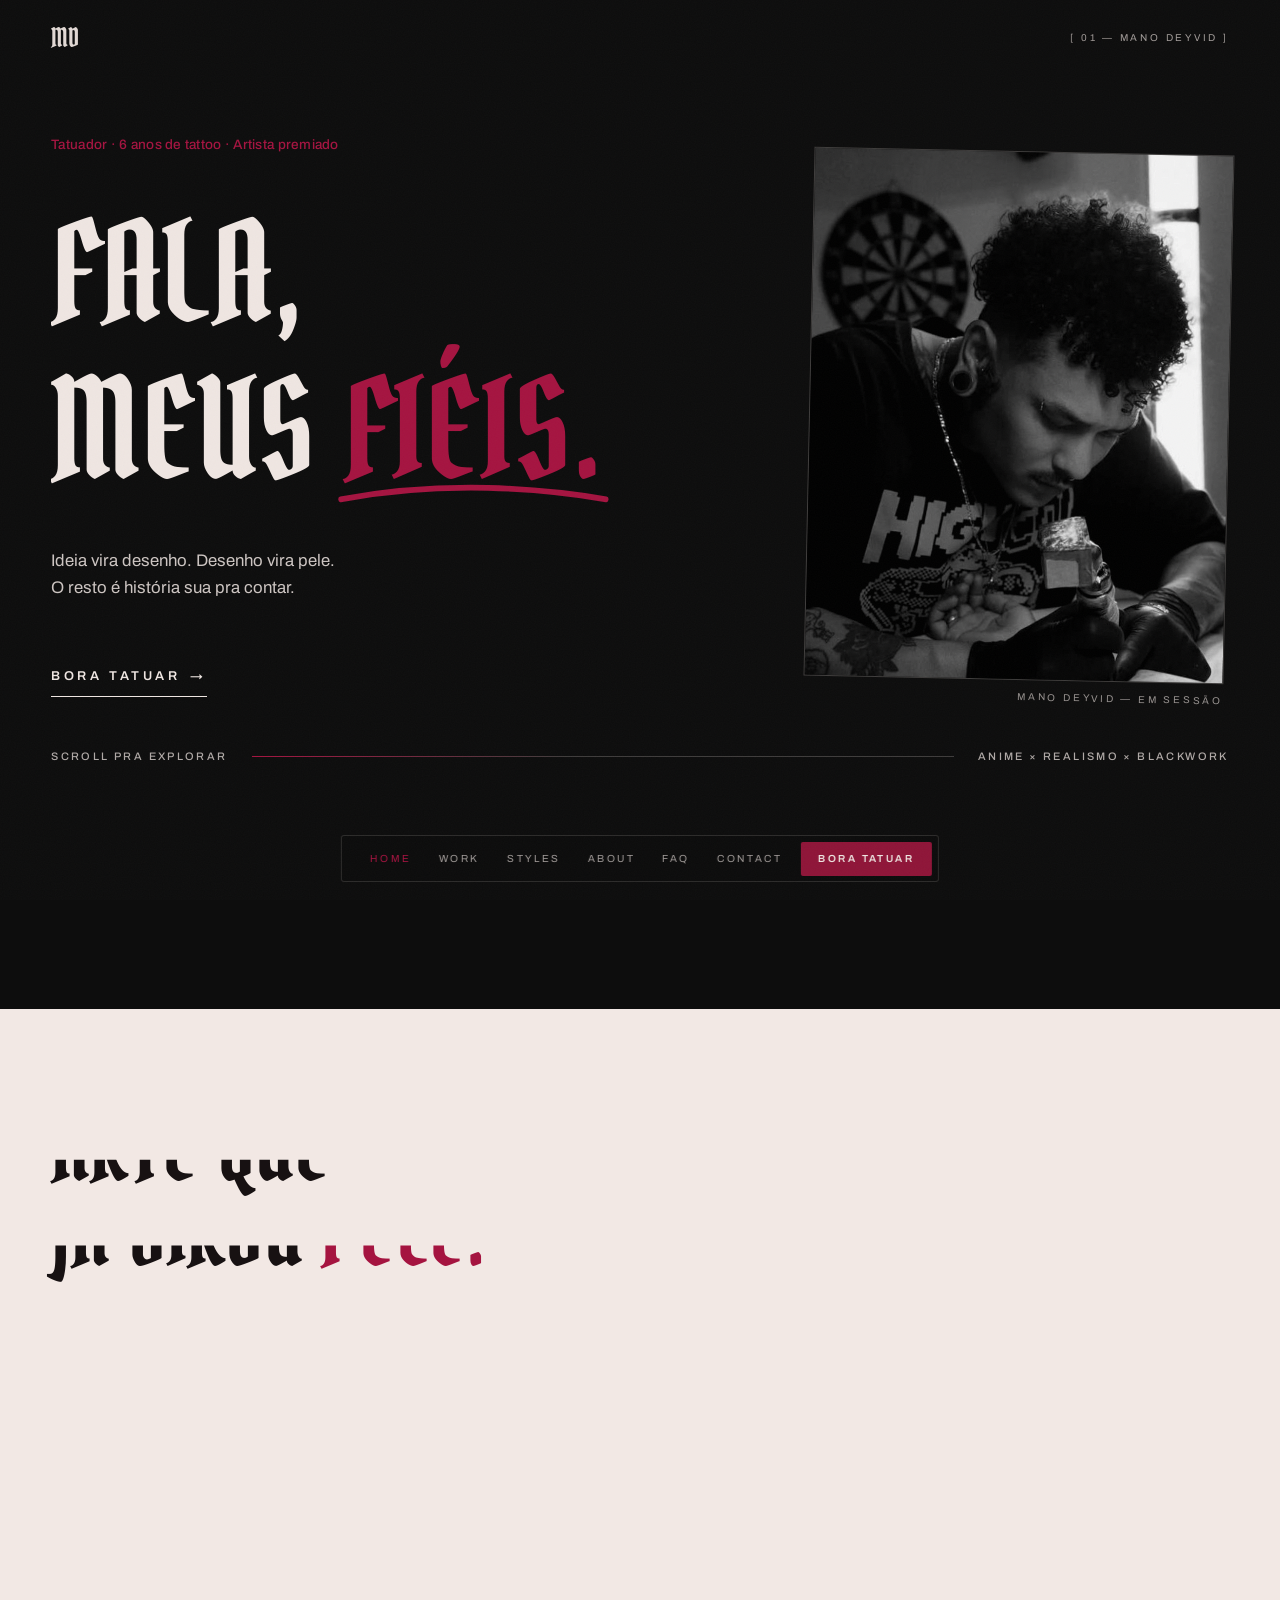
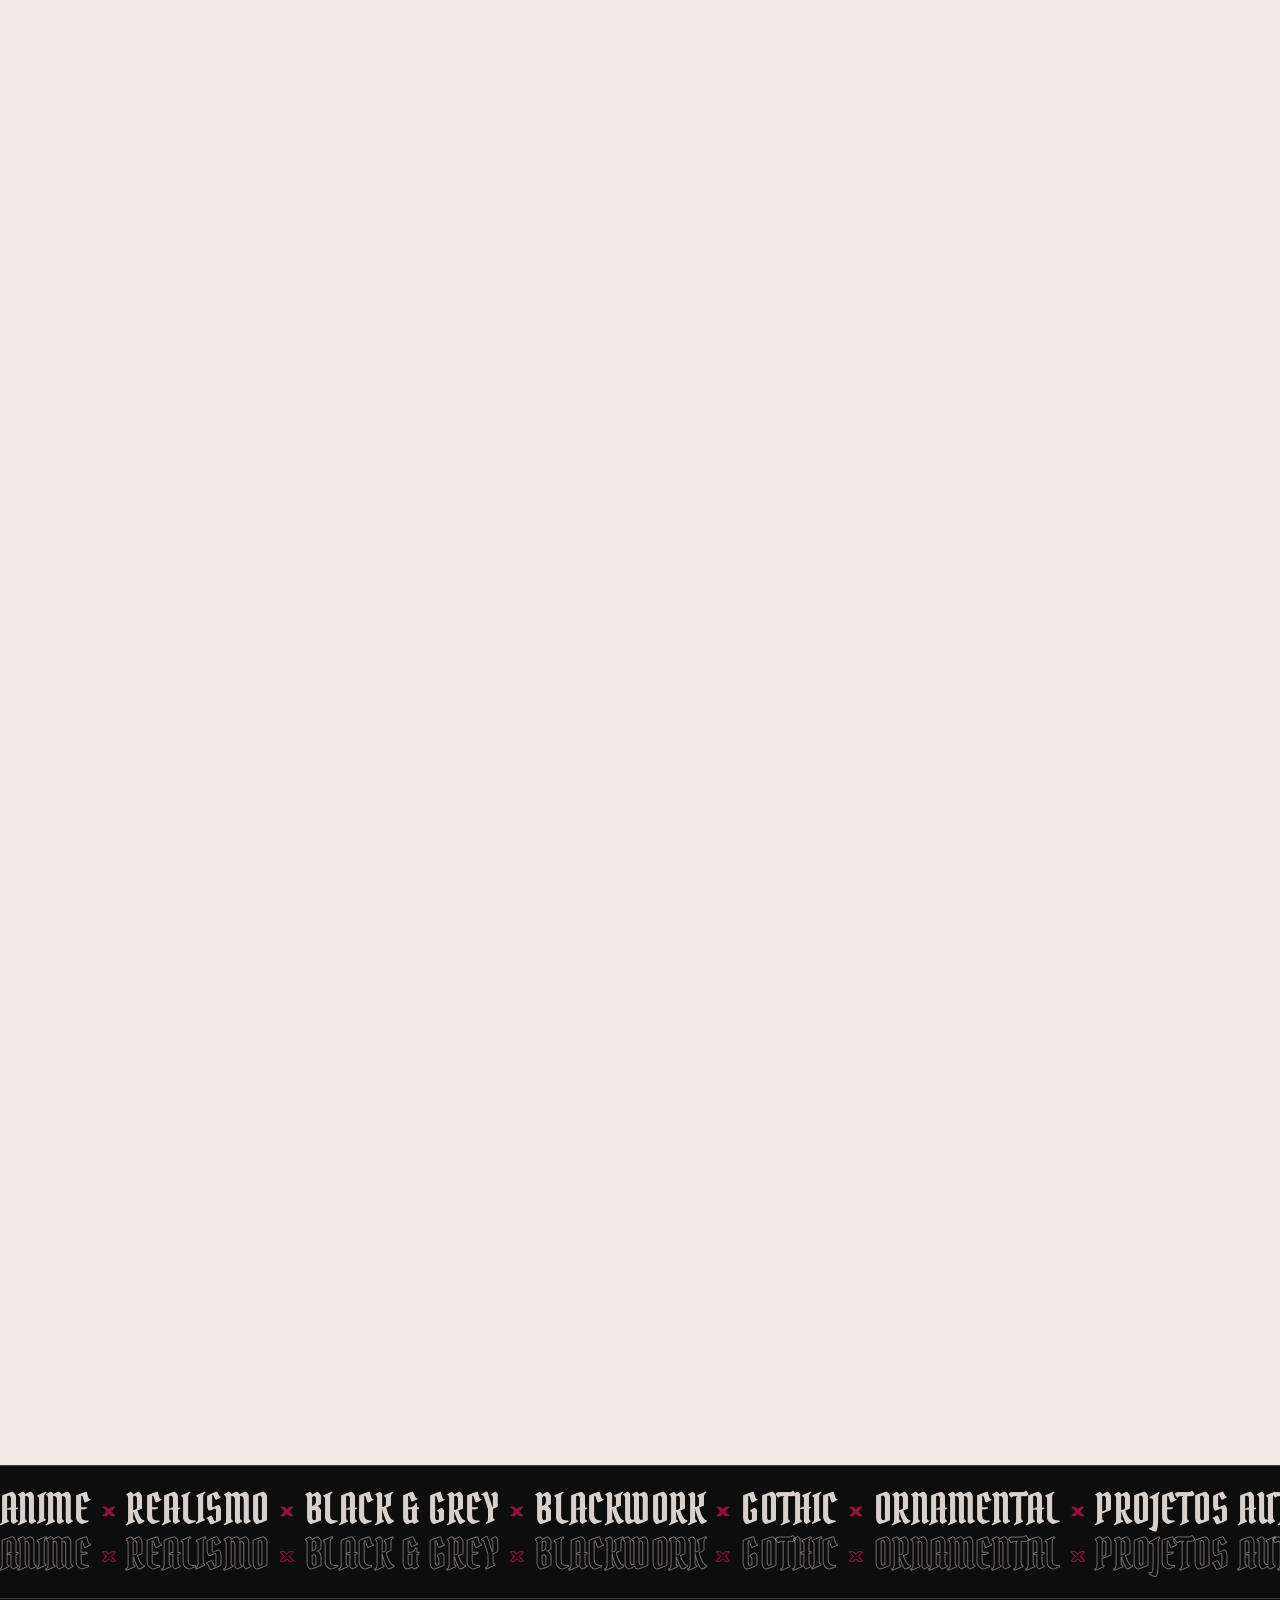
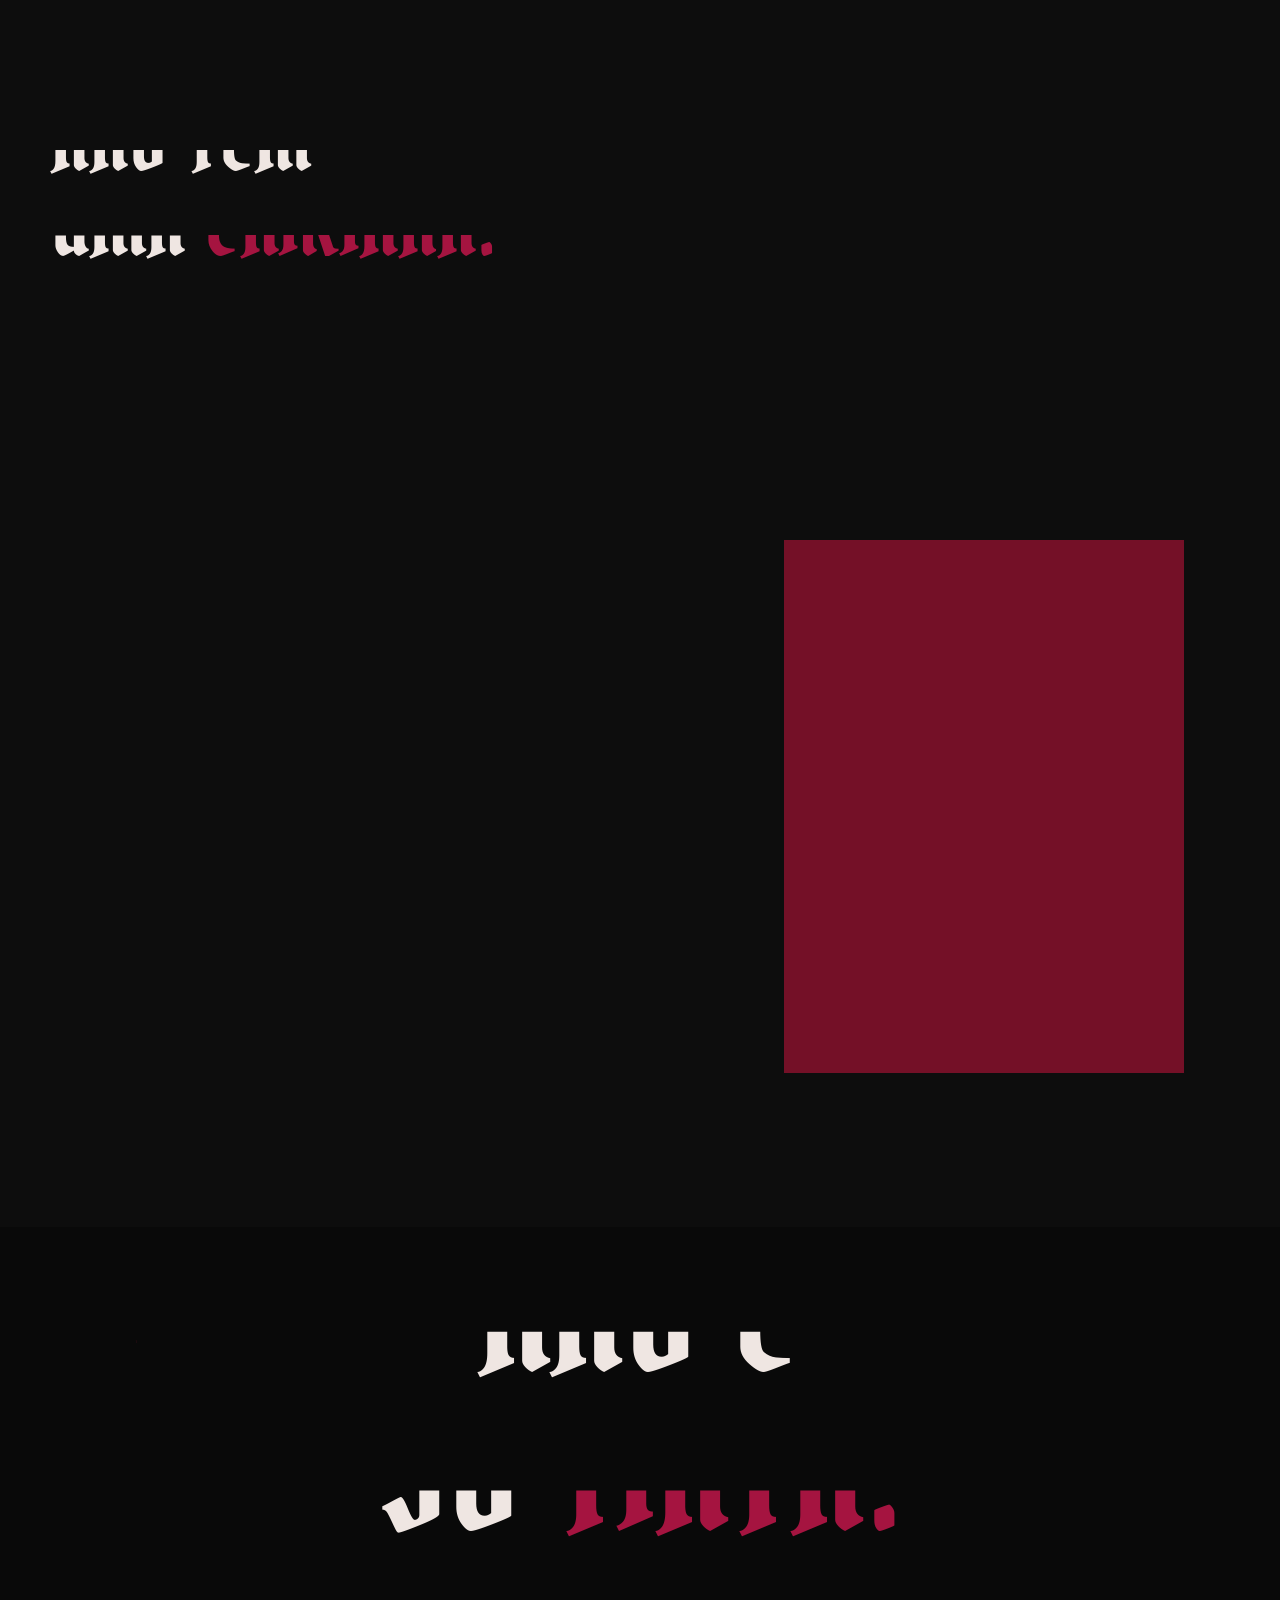
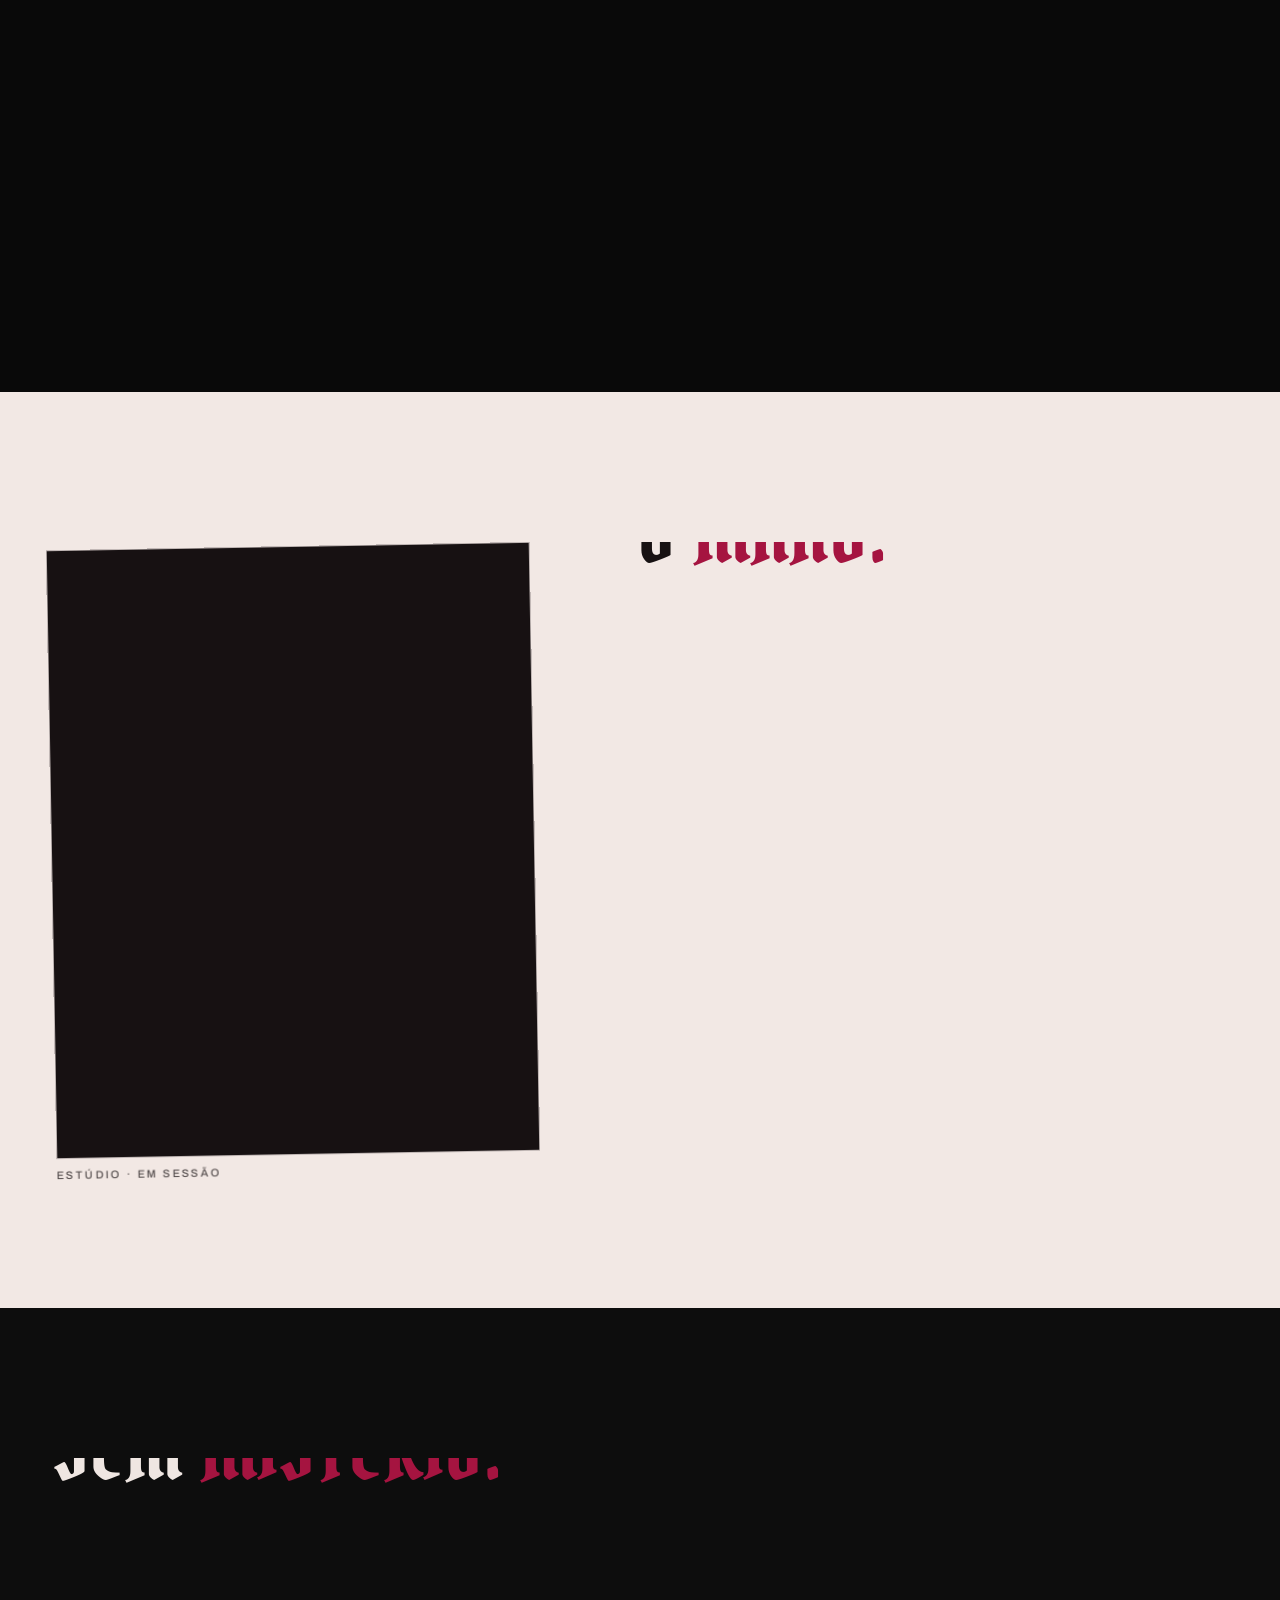
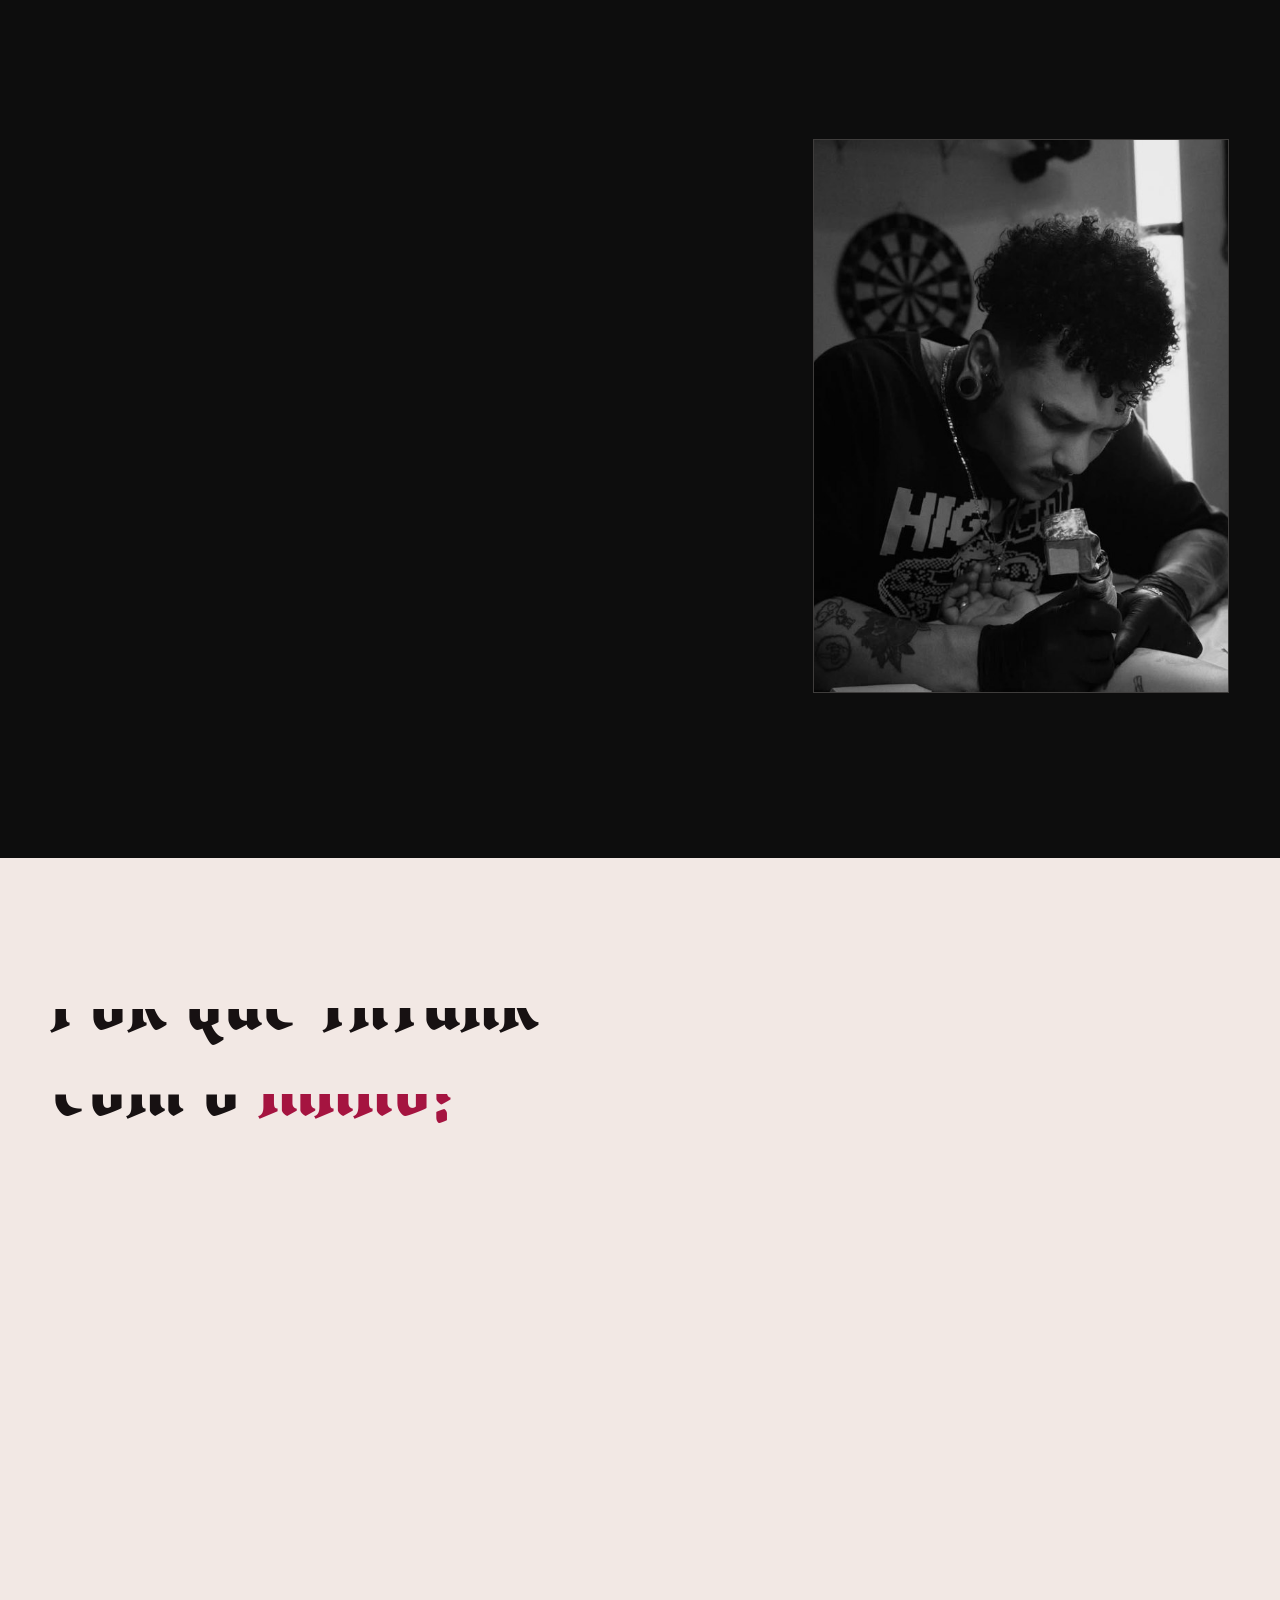
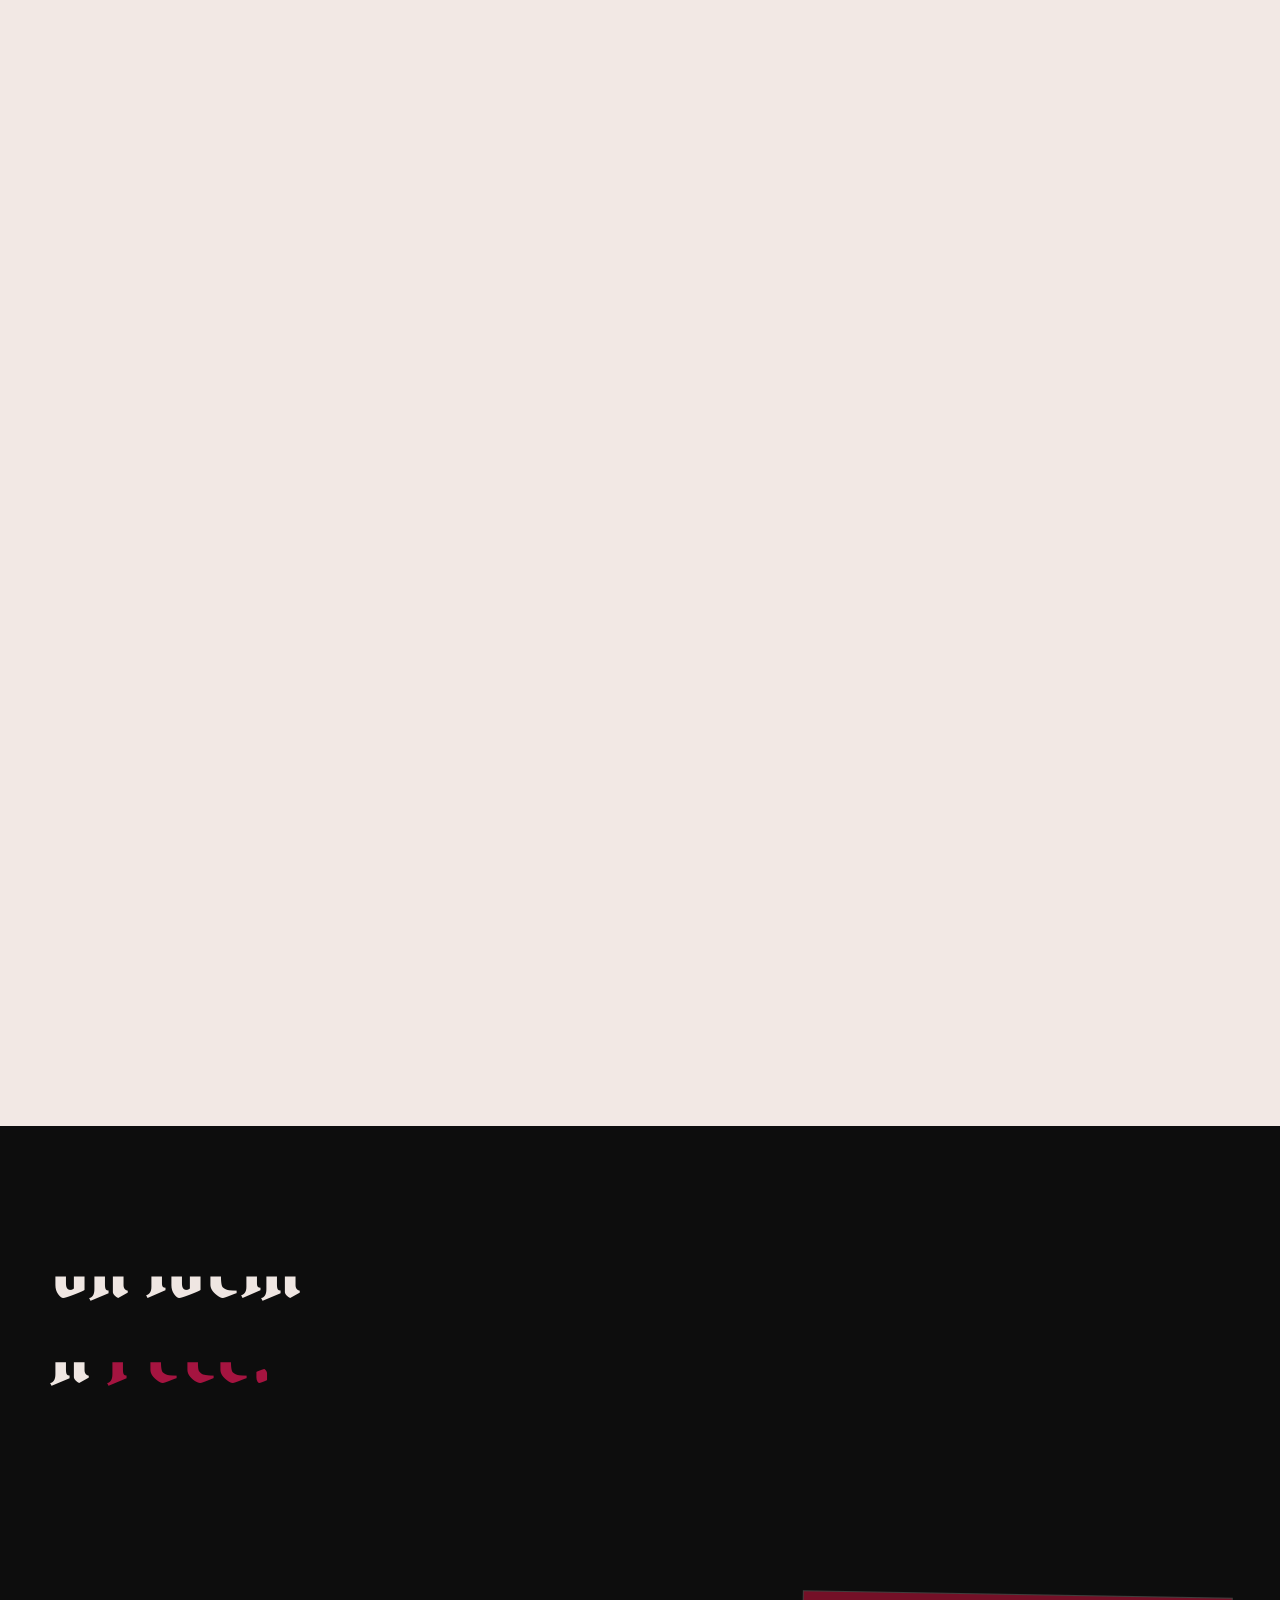
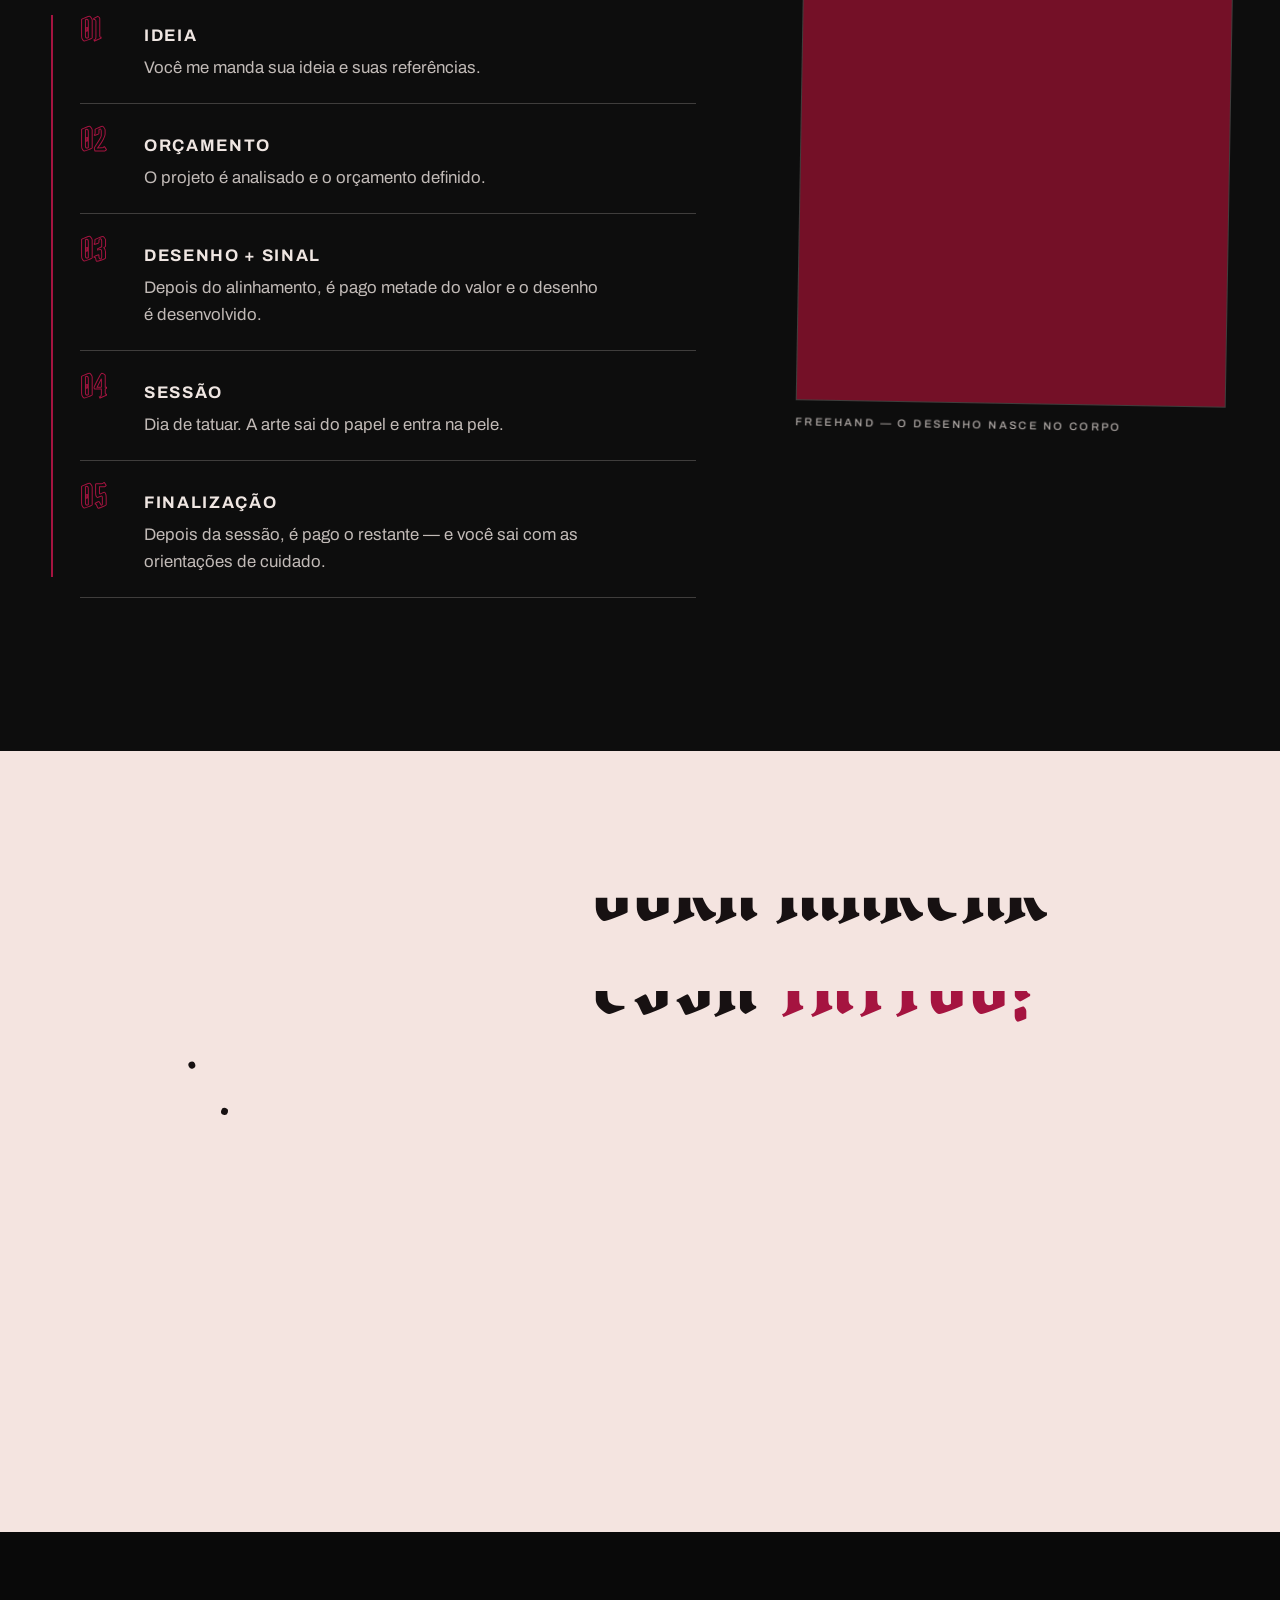
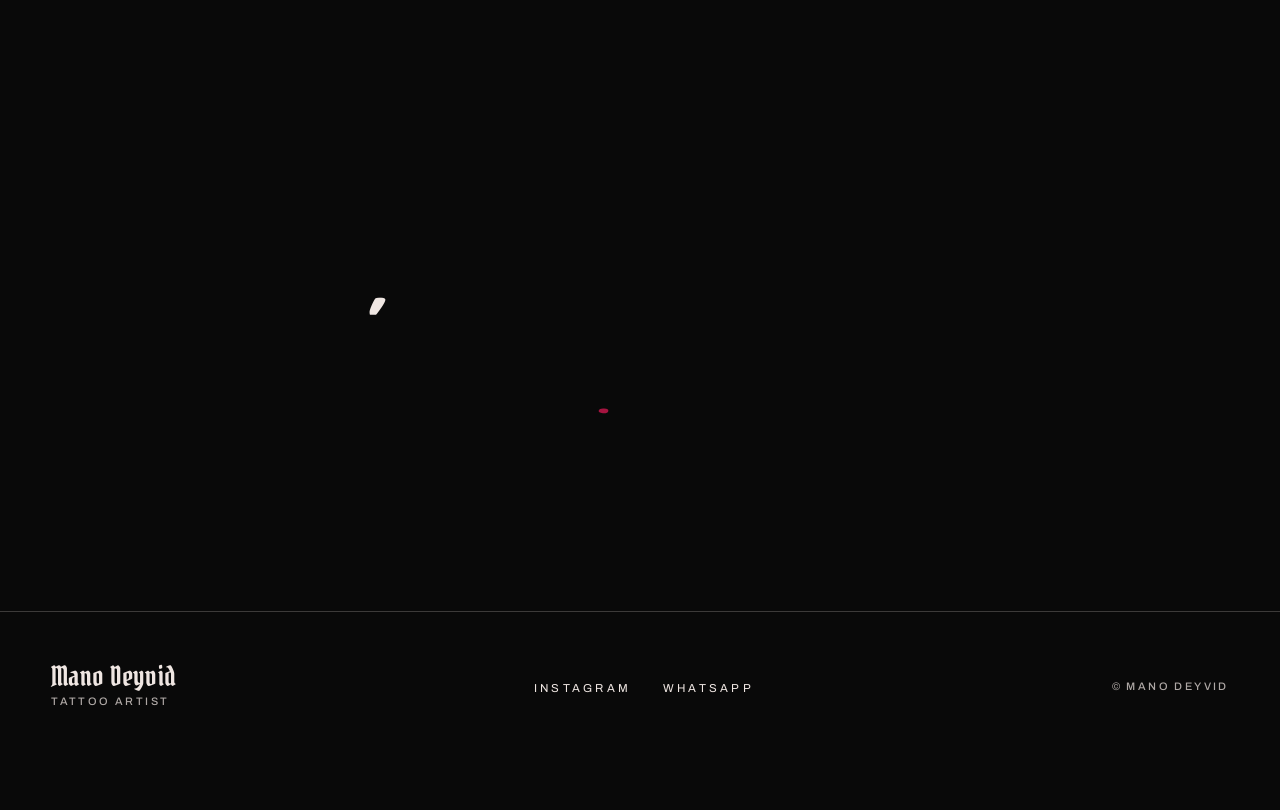
<file: index.html>
<!DOCTYPE html>
<html lang="pt-BR">
<head>
  <meta charset="UTF-8">
  <meta name="viewport" content="width=device-width, initial-scale=1.0">
  <title>Mano Deyvid — Tattoo Artist</title>
  <meta name="description" content="Mano Deyvid, tatuador há 6 anos e artista premiado. Anime, realismo, black & grey, blackwork, gothic e projetos autorais. Manda sua ideia e bora tatuar.">
  <meta name="theme-color" content="#090909">

  <!-- Open Graph -->
  <meta property="og:title" content="Mano Deyvid — Tattoo Artist">
  <meta property="og:description" content="Há 6 anos transformando ideia em desenho e desenho em pele. Bora tatuar?">
  <meta property="og:type" content="website">
  <!-- [PREENCHER] trocar por URL absoluta (https://…/assets/images/mano-trabalhando.jpg) quando o domínio estiver definido -->
  <meta property="og:image" content="assets/images/mano-trabalhando.jpg">

  <link rel="icon" href="assets/favicon.svg" type="image/svg+xml">

  <!-- Tipografia: Blackletter legível + Sans editorial (carrega sem travar a primeira pintura) -->
  <link rel="preconnect" href="https://fonts.googleapis.com">
  <link rel="preconnect" href="https://fonts.gstatic.com" crossorigin>
  <link href="https://fonts.googleapis.com/css2?family=Pirata+One&family=Archivo:wght@400;500;600;700&display=swap" rel="stylesheet" media="print" onload="this.media='all'">
  <noscript><link href="https://fonts.googleapis.com/css2?family=Pirata+One&family=Archivo:wght@400;500;600;700&display=swap" rel="stylesheet"></noscript>

  <link rel="stylesheet" href="css/style.css">
  <!-- Intro "o stencil": decidida aqui, antes da primeira pintura, para cobrir a página sem piscar. Não toca com movimento
       reduzido, com âncora na URL, com a página já rolada ou se já foi vista nesta sessão. ?intro=1 força (revisão) e ?intro=0 desliga. -->
  <script>(function(){var d=document.documentElement;d.classList.add("js");try{var q=location.search;if(/[?&]intro=0\b/.test(q)||matchMedia("(prefers-reduced-motion: reduce)").matches)return;if(!/[?&]intro=1\b/.test(q)&&(location.hash||document.hidden||window.pageYOffset>4||sessionStorage.getItem("deyvid-intro")==="1"))return;d.classList.add("intro-ativa")}catch(e){}})();</script>
  <link rel="preload" as="image" href="assets/images/mano-trabalhando.jpg">
  <script src="js/intro.js" defer onerror="document.documentElement.classList.remove('intro-ativa')"></script>
  <script src="js/main.js" defer></script>
</head>
<body data-theme="dark">

  <!-- Traço da "pincelada" sob as palavras em destaque, como no balão da ilustração do Deyvid -->
  <svg class="svg-lib" aria-hidden="true" focusable="false"><symbol id="risco" viewBox="0 0 300 24" preserveAspectRatio="none"><path pathLength="1" d="M5 16C52 9 108 5 166 6c44 1 86 4 129 10"/></symbol></svg>

  <!-- Cursor contextual (somente desktop / fine pointer) -->
  <div class="cursor" id="cursor" aria-hidden="true"><span class="cursor__label" id="cursorLabel"></span></div>

  <a class="skip-link" href="#hero">Pular para o conteúdo</a>

  <header class="site-head">
    <a href="#hero" class="site-head__brand" aria-label="MD — Mano Deyvid, voltar ao topo">
      <span class="font-display">MD</span>
    </a>
    <p class="site-head__meta">[ 01 — Mano Deyvid ]</p>
  </header>

  <main id="main">

    <!-- ============================== 01 · HERO ==============================
         A entrada é só CSS (existe sem JavaScript) e, com a intro, espera a cortina subir (--rise-start). -->
    <section class="hero section--dark" id="hero" aria-label="Apresentação">
      <div class="hero__grid">
        <div class="hero__text">
          <p class="hero__eyebrow"><span>Tatuador · 6 anos de tattoo · Artista premiado</span></p>
          <h1 class="hero__title">
            <span class="hero__title-row"><span class="font-display">Fala,</span></span>
            <span class="hero__title-row"><span class="font-display">meus <em class="accent tem-risco">fiéis.<svg class="risco" aria-hidden="true" focusable="false"><use href="#risco"/></svg></em></span></span>
          </h1>
          <p class="hero__sub">Ideia vira desenho. Desenho vira pele.<br>O resto é história sua pra contar.</p>
          <a class="cta-line hero__cta" href="https://api.whatsapp.com/message/VNUKTYS4BCTCB1?autoload=1&amp;app_absent=0&amp;utm_source=ig" target="_blank" rel="noopener noreferrer" data-cursor="OPEN">
            <span class="cta-line__text">Bora tatuar</span>
            <span class="cta-line__arrow" aria-hidden="true">→</span>
          </a>
        </div>
        <figure class="hero__media">
          <div class="foto hero__foto">
            <img src="assets/images/mano-trabalhando.jpg" alt="Mano Deyvid concentrado, tatuando com a máquina na mão" width="638" height="803" fetchpriority="high" data-parallax="foto">
          </div>
          <figcaption class="hero__caption">Mano Deyvid — em sessão</figcaption>
        </figure>
      </div>
      <div class="hero__footer">
        <p class="micro">Scroll pra explorar</p>
        <span class="hero__scrollline" aria-hidden="true"></span>
        <p class="micro">Anime × Realismo × Blackwork</p>
      </div>
    </section>

    <!-- ============================== 02 · SELECTED WORK ============================== -->
    <section class="work section--light" id="work" aria-label="Trabalhos selecionados">
      <div class="section-head">
        <p class="section-label reveal">[ 02 — Selected Work ]</p>
        <h2 class="section-title" data-titulo>
          <span class="font-display">Arte que</span><br>
          <span class="font-display">já virou <em class="accent tem-risco">pele.<svg class="risco" aria-hidden="true" focusable="false"><use href="#risco"/></svg></em></span>
        </h2>
        <p class="section-sub reveal">Alguns trabalhos. O resto você descobre no estúdio.</p>
      </div>
    </section>

    <!-- ============================== 03 · GALERIA HORIZONTAL ==============================
         Desktop com JS: a faixa anda para o lado enquanto a página desce (presa na tela). Celular, sem JS ou com
         movimento reduzido: rolagem lateral nativa. -->
    <section class="gallery section--light" id="gallery" aria-label="Galeria de trabalhos" data-galeria>
      <div class="gallery__pin">
        <div class="gallery__track revela-grupo" id="galleryTrack" data-cursor="DRAG" tabindex="0" role="region" aria-label="Galeria horizontal — use as setas ou arraste">
          <figure class="gcard gcard--tall">
            <div class="gcard__foto"><img src="assets/images/tattoo-anjo-braco.jpg" alt="Fechamento de braço em black and grey: anjo em estilo escultura clássica com ornamentos" loading="lazy" width="466" height="755"></div>
            <figcaption><span class="gcard__num">01</span> Black &amp; Grey · Braço</figcaption>
          </figure>
          <figure class="gcard gcard--mid gcard--down">
            <div class="gcard__foto"><img src="assets/images/tattoo-anime.jpg" alt="Tatuagem de anime em black and grey na panturrilha, personagem com raio e sol em negative space" loading="lazy" width="484" height="704"></div>
            <figcaption><span class="gcard__num">02</span> Anime · Panturrilha</figcaption>
          </figure>
          <figure class="gcard gcard--tall">
            <div class="gcard__foto"><img src="assets/images/tattoo-dragao-fechamento.jpg" alt="Fechamento completo de braço com dragões em realismo black and grey" loading="lazy" width="441" height="708"></div>
            <figcaption><span class="gcard__num">03</span> Realismo · Fechamento</figcaption>
          </figure>
          <figure class="gcard gcard--small gcard--up">
            <div class="gcard__foto"><img src="assets/images/processo-freehand.jpg" alt="Desenho freehand marcado direto no ombro do cliente antes da sessão" loading="lazy" width="416" height="397"></div>
            <figcaption><span class="gcard__num">04</span> Processo · Freehand</figcaption>
          </figure>
          <figure class="gcard gcard--mid">
            <div class="gcard__foto"><img src="assets/images/tattoo-cruz-gotica.jpg" alt="Cruz gótica ornamental em blackwork no ombro" loading="lazy" width="586" height="730"></div>
            <figcaption><span class="gcard__num">05</span> Gothic · Ombro</figcaption>
          </figure>
          <figure class="gcard gcard--tall gcard--down">
            <div class="gcard__foto"><img src="assets/images/tattoo-chicana.jpg" alt="Rosto feminino estilo chicano com rosa e cédula em black and grey" loading="lazy" width="479" height="666"></div>
            <figcaption><span class="gcard__num">06</span> Black &amp; Grey · Chicana</figcaption>
          </figure>
          <figure class="gcard gcard--mid gcard--up">
            <div class="gcard__foto"><img src="assets/images/tattoo-anjo-antebraco.jpg" alt="Anjo em estilo escultura com rosácea de catedral no antebraço" loading="lazy" width="674" height="717"></div>
            <figcaption><span class="gcard__num">07</span> Realismo · Antebraço</figcaption>
          </figure>
          <figure class="gcard gcard--small">
            <div class="gcard__foto"><img src="assets/images/tattoo-anjo-close.jpg" alt="Close de antebraço com anjo e ornamentos em black and grey" loading="lazy" width="458" height="445"></div>
            <figcaption><span class="gcard__num">08</span> Detalhe · Close</figcaption>
          </figure>
          <div class="gcard gcard--text">
            <p class="font-display gcard__end">O resto<br>tá na <em class="accent">pele</em><br>por aí.</p>
            <a class="cta-line" href="https://www.instagram.com/manodeyvid_tattoo/" target="_blank" rel="noopener noreferrer" data-cursor="OPEN">
              <span class="cta-line__text">Ver no Instagram</span>
              <span class="cta-line__arrow" aria-hidden="true">→</span>
            </a>
          </div>
        </div>
      </div>
    </section>

    <!-- ============================== FAIXA ==============================
         Antes era um letreiro em loop infinito; agora as duas linhas andam só com a rolagem, em sentidos opostos. -->
    <div class="marquee section--dark" aria-hidden="true" data-faixa>
      <div class="marquee__row" data-faixa-linha="-1">
        <span class="marquee__chunk font-display">Anime <i>×</i> Realismo <i>×</i> Black &amp; Grey <i>×</i> Blackwork <i>×</i> Gothic <i>×</i> Ornamental <i>×</i> Projetos Autorais <i>×</i>&nbsp;</span>
        <span class="marquee__chunk font-display">Anime <i>×</i> Realismo <i>×</i> Black &amp; Grey <i>×</i> Blackwork <i>×</i> Gothic <i>×</i> Ornamental <i>×</i> Projetos Autorais <i>×</i>&nbsp;</span>
        <span class="marquee__chunk font-display">Anime <i>×</i> Realismo <i>×</i> Black &amp; Grey <i>×</i> Blackwork <i>×</i> Gothic <i>×</i> Ornamental <i>×</i> Projetos Autorais <i>×</i>&nbsp;</span>
      </div>
      <div class="marquee__row marquee__row--stencil" data-faixa-linha="1">
        <span class="marquee__chunk font-display">Anime <i>×</i> Realismo <i>×</i> Black &amp; Grey <i>×</i> Blackwork <i>×</i> Gothic <i>×</i> Ornamental <i>×</i> Projetos Autorais <i>×</i>&nbsp;</span>
        <span class="marquee__chunk font-display">Anime <i>×</i> Realismo <i>×</i> Black &amp; Grey <i>×</i> Blackwork <i>×</i> Gothic <i>×</i> Ornamental <i>×</i> Projetos Autorais <i>×</i>&nbsp;</span>
        <span class="marquee__chunk font-display">Anime <i>×</i> Realismo <i>×</i> Black &amp; Grey <i>×</i> Blackwork <i>×</i> Gothic <i>×</i> Ornamental <i>×</i> Projetos Autorais <i>×</i>&nbsp;</span>
      </div>
    </div>

    <!-- ============================== 04 · STYLES ============================== -->
    <section class="styles section--dark" id="styles" aria-label="Estilos">
      <div class="section-head">
        <p class="section-label section-label--light reveal">[ 03 — Styles ]</p>
        <h2 class="section-title section-title--light" data-titulo>
          <span class="font-display">Não tem</span><br>
          <span class="font-display">uma <em class="accent">caixinha.</em></span>
        </h2>
        <p class="section-sub section-sub--light reveal">Cada projeto pede um caminho. O estilo é ferramenta, não limite.</p>
      </div>
      <div class="styles__grid">
        <ul class="styles__list revela-grupo" id="stylesList">
          <li><button type="button" class="styles__item is-active" data-style="anime" aria-pressed="true"><span class="styles__num">01</span><span class="styles__name font-display">Anime</span></button></li>
          <li><button type="button" class="styles__item" data-style="realismo" aria-pressed="false"><span class="styles__num">02</span><span class="styles__name font-display">Realismo</span></button></li>
          <li><button type="button" class="styles__item" data-style="blackgrey" aria-pressed="false"><span class="styles__num">03</span><span class="styles__name font-display">Black &amp; Grey</span></button></li>
          <li><button type="button" class="styles__item" data-style="blackwork" aria-pressed="false"><span class="styles__num">04</span><span class="styles__name font-display">Blackwork</span></button></li>
          <li><button type="button" class="styles__item" data-style="ornamental" aria-pressed="false"><span class="styles__num">05</span><span class="styles__name font-display">Gothic / Ornamental</span></button></li>
          <li><button type="button" class="styles__item" data-style="autoral" aria-pressed="false"><span class="styles__num">06</span><span class="styles__name font-display">Projetos Autorais</span></button></li>
        </ul>
        <div class="styles__media" data-revela-foto>
          <figure class="styles__img is-active" data-style-img="anime">
            <img src="assets/images/tattoo-anime.jpg" alt="Tatuagem de anime em black and grey" loading="lazy" width="484" height="704">
          </figure>
          <figure class="styles__img" data-style-img="realismo">
            <img src="assets/images/tattoo-dragao-fechamento.jpg" alt="Fechamento de braço com dragões em realismo" loading="lazy" width="441" height="708">
          </figure>
          <figure class="styles__img" data-style-img="blackgrey">
            <img src="assets/images/tattoo-chicana.jpg" alt="Rosto chicano com rosa em black and grey" loading="lazy" width="479" height="666">
          </figure>
          <figure class="styles__img" data-style-img="blackwork">
            <img src="assets/images/tattoo-cruz-gotica.jpg" alt="Cruz gótica em blackwork pesado no ombro" loading="lazy" width="586" height="730">
          </figure>
          <figure class="styles__img" data-style-img="ornamental">
            <img src="assets/images/processo-freehand.jpg" alt="Traço ornamental freehand desenhado direto na pele" loading="lazy" width="416" height="397">
          </figure>
          <figure class="styles__img" data-style-img="autoral">
            <img src="assets/images/tattoo-anjo-antebraco.jpg" alt="Projeto autoral: anjo com rosácea de catedral no antebraço" loading="lazy" width="674" height="717">
          </figure>
          <span class="styles__frame" aria-hidden="true" data-parallax="moldura"></span>
        </div>
      </div>
    </section>

    <!-- ============================== 05 · MANIFESTO ============================== -->
    <section class="manifesto section--black" id="manifesto" aria-label="Manifesto">
      <svg class="flash flash--skull" viewBox="0 0 64 64" aria-hidden="true" focusable="false" data-desenha data-parallax="flash" data-vel="1"><path pathLength="1" d="M32 6C18 6 10 16 10 28c0 8 4 13 8 16v8c0 2 2 4 4 4h4v-6h4v6h4v-6h4v6h4c2 0 4-2 4-4v-8c4-3 8-8 8-16C54 16 46 6 32 6Z" fill="none" stroke="currentColor" stroke-width="2.4"/><circle class="flash__tinta" cx="23" cy="28" r="5" fill="currentColor"/><circle class="flash__tinta" cx="41" cy="28" r="5" fill="currentColor"/><path class="flash__tinta" d="M32 34l-3 7h6l-3-7Z" fill="currentColor"/></svg>
      <svg class="flash flash--star" viewBox="0 0 48 48" aria-hidden="true" focusable="false" data-desenha data-parallax="flash" data-vel="-1.4"><path pathLength="1" d="M24 3l4 15 17 2-13 10 5 16-13-9-13 9 5-16L3 20l17-2 4-15Z" fill="none" stroke="currentColor" stroke-width="2"/></svg>
      <svg class="flash flash--bolt" viewBox="0 0 40 64" aria-hidden="true" focusable="false" data-desenha data-parallax="flash" data-vel="1.8"><path pathLength="1" d="M26 2 6 36h12L14 62 34 26H22L26 2Z" fill="none" stroke="currentColor" stroke-width="2.4" stroke-linejoin="round"/></svg>
      <div class="manifesto__inner">
        <h2 class="manifesto__title" data-titulo>
          <span class="font-display">Não é</span><br>
          <span class="font-display">só <em class="accent">tinta.</em></span>
        </h2>
        <p class="manifesto__sub reveal">É uma ideia que vai ficar com você.</p>
      </div>
    </section>

    <!-- ============================== 06 · ABOUT ============================== -->
    <section class="about section--light" id="about" aria-label="Sobre o Mano Deyvid">
      <div class="about__grid">
        <figure class="about__media" data-revela-foto>
          <div class="foto about__foto">
            <img src="assets/images/mano-trabalhando.jpg" alt="Mano Deyvid tatuando em preto e branco, cabelo cacheado e alargadores" loading="lazy" width="638" height="803" data-parallax="foto">
          </div>
          <figcaption class="about__caption micro">Estúdio · em sessão</figcaption>
        </figure>
        <div class="about__text">
          <p class="section-label reveal">[ 04 — About ]</p>
          <h2 class="section-title" data-titulo><span class="font-display">O <em class="accent">Mano.</em></span></h2>
          <p class="about__lead reveal">Há 6 anos transformando ideia em desenho e desenho em pele.</p>
          <p class="reveal">O Mano Deyvid é tatuador e artista premiado. Trabalha com projetos de estilos diferentes — do anime ao realismo, do blackwork ao ornamental — sempre procurando a solução que funciona pra ideia e pro corpo de quem vai carregar a tattoo.</p>
          <p class="reveal">Cada projeto começa numa conversa. Sem fórmula, sem linha de produção: o desenho nasce pro seu corpo, e só pro seu.</p>
          <p class="about__extra micro reveal">Também é CEO da PlataformaSete.</p>
          <ul class="about__facts reveal" aria-label="Dados">
            <li>6 anos de tattoo</li>
            <li>Artista premiado</li>
            <li>∞ estilos, um traço</li>
          </ul>
        </div>
      </div>
    </section>

    <!-- ============================== 07 · FAQ INTERATIVO ============================== -->
    <section class="faq section--dark" id="faq" aria-label="Perguntas frequentes">
      <div class="section-head">
        <p class="section-label section-label--light reveal">[ 05 — FAQ ]</p>
        <h2 class="section-title section-title--light" data-titulo><span class="font-display">Sem <em class="accent">mistério.</em></span></h2>
        <p class="section-sub section-sub--light reveal">O que todo mundo pergunta antes de marcar.</p>
      </div>
      <div class="faq__grid">
        <div class="faq__list revela-grupo" id="faqList">

          <div class="faq__item" data-faq-img="mano">
            <h3><button type="button" class="faq__q" aria-expanded="false" aria-controls="faq-a1" id="faq-q1"><span class="faq__num">01</span><span class="faq__question">Quem é o Mano Deyvid?</span></button></h3>
            <div class="faq__a" id="faq-a1" role="region" aria-labelledby="faq-q1"><p>Tatuador há 6 anos, artista premiado e CEO da PlataformaSete. Mas aqui dentro do estúdio, é simples: um artista trabalhando na sua ideia.</p></div>
          </div>

          <div class="faq__item" data-faq-img="processo">
            <h3><button type="button" class="faq__q" aria-expanded="false" aria-controls="faq-a2" id="faq-q2"><span class="faq__num">02</span><span class="faq__question">Como funciona o orçamento?</span></button></h3>
            <div class="faq__a" id="faq-a2" role="region" aria-labelledby="faq-q2"><p>Me manda sua ideia e suas referências. A gente conversa, entende o projeto e eu te passo o orçamento certinho.</p></div>
          </div>

          <div class="faq__item" data-faq-img="anime">
            <h3><button type="button" class="faq__q" aria-expanded="false" aria-controls="faq-a3" id="faq-q3"><span class="faq__num">03</span><span class="faq__question">Posso levar uma referência?</span></button></h3>
            <div class="faq__a" id="faq-a3" role="region" aria-labelledby="faq-q3"><p>Claro. Pode mandar referência tranquilo. Ela ajuda a entender o caminho que você quer seguir e a partir daí a gente trabalha a ideia.</p></div>
          </div>

          <div class="faq__item" data-faq-img="processo">
            <h3><button type="button" class="faq__q" aria-expanded="false" aria-controls="faq-a4" id="faq-q4"><span class="faq__num">04</span><span class="faq__question">Você cria a arte?</span></button></h3>
            <div class="faq__a" id="faq-a4" role="region" aria-labelledby="faq-q4"><p>Sim. Depois de alinhar sua ideia, o desenho é desenvolvido pensando no projeto e em como ele vai funcionar no seu corpo.</p></div>
          </div>

          <div class="faq__item" data-faq-img="cruz">
            <h3><button type="button" class="faq__q" aria-expanded="false" aria-controls="faq-a5" id="faq-q5"><span class="faq__num">05</span><span class="faq__question">Quais estilos você tatua?</span></button></h3>
            <div class="faq__a" id="faq-a5" role="region" aria-labelledby="faq-q5"><p>Anime, realismo, black &amp; grey, blackwork, gothic, ornamental e projetos autorais. Se a sua ideia pede outro caminho, a gente conversa e encontra a melhor forma de fazer.</p></div>
          </div>

          <div class="faq__item" data-faq-img="mano">
            <h3><button type="button" class="faq__q" aria-expanded="false" aria-controls="faq-a6" id="faq-q6"><span class="faq__num">06</span><span class="faq__question">Como funciona o agendamento?</span></button></h3>
            <div class="faq__a" id="faq-a6" role="region" aria-labelledby="faq-q6"><p>Depois que a ideia e o orçamento estão alinhados, você paga metade do valor para seguirmos com o desenho e reservarmos o projeto. No dia da tattoo, depois da sessão, é pago o restante.</p></div>
          </div>

          <div class="faq__item" data-faq-img="chicana">
            <h3><button type="button" class="faq__q" aria-expanded="false" aria-controls="faq-a7" id="faq-q7"><span class="faq__num">07</span><span class="faq__question">Como funciona o pagamento?</span></button></h3>
            <div class="faq__a" id="faq-a7" role="region" aria-labelledby="faq-q7"><p>Metade na hora de reservar o projeto e desenvolver o desenho, e o restante no dia, depois da sessão. Os detalhes a gente combina direto na conversa.</p></div>
          </div>

          <div class="faq__item" data-faq-img="dragao">
            <h3><button type="button" class="faq__q" aria-expanded="false" aria-controls="faq-a8" id="faq-q8"><span class="faq__num">08</span><span class="faq__question">Faz projeto fechado?</span></button></h3>
            <div class="faq__a" id="faq-a8" role="region" aria-labelledby="faq-q8"><p>Faço. Fechamento de braço, projetos grandes, continuação de trabalho que já existe — me manda o que você tem em mente e a gente planeja por etapas.</p></div>
          </div>

          <div class="faq__item" data-faq-img="anjo">
            <h3><button type="button" class="faq__q" aria-expanded="false" aria-controls="faq-a9" id="faq-q9"><span class="faq__num">09</span><span class="faq__question">Como cuidar da tattoo?</span></button></h3>
            <div class="faq__a" id="faq-a9" role="region" aria-labelledby="faq-q9"><p>No dia da sessão você sai com todas as orientações de cuidado explicadas, e qualquer dúvida depois é só chamar. Não fica na mão.</p></div>
          </div>

          <div class="faq__item" data-faq-img="processo">
            <h3><button type="button" class="faq__q" aria-expanded="false" aria-controls="faq-a10" id="faq-q10"><span class="faq__num">10</span><span class="faq__question">Ainda não sei exatamente o que quero. E agora?</span></button></h3>
            <div class="faq__a" id="faq-a10" role="region" aria-labelledby="faq-q10"><p>Tranquilo, meu fiel. Me manda o que você já tem na cabeça, mesmo que ainda esteja meio solto. A gente conversa e encontra um caminho juntos.</p></div>
          </div>

        </div>
        <div class="faq__media" aria-hidden="true">
          <figure class="faq__img is-active" data-img="mano"><img src="assets/images/mano-trabalhando.jpg" alt="" loading="lazy" width="638" height="803"></figure>
          <figure class="faq__img" data-img="processo"><img src="assets/images/processo-freehand.jpg" alt="" loading="lazy" width="416" height="397"></figure>
          <figure class="faq__img" data-img="anime"><img src="assets/images/tattoo-anime.jpg" alt="" loading="lazy" width="484" height="704"></figure>
          <figure class="faq__img" data-img="cruz"><img src="assets/images/tattoo-cruz-gotica.jpg" alt="" loading="lazy" width="586" height="730"></figure>
          <figure class="faq__img" data-img="chicana"><img src="assets/images/tattoo-chicana.jpg" alt="" loading="lazy" width="479" height="666"></figure>
          <figure class="faq__img" data-img="dragao"><img src="assets/images/tattoo-dragao-fechamento.jpg" alt="" loading="lazy" width="441" height="708"></figure>
          <figure class="faq__img" data-img="anjo"><img src="assets/images/tattoo-anjo-braco.jpg" alt="" loading="lazy" width="466" height="755"></figure>
        </div>
      </div>
    </section>

    <!-- ============================== 08 · MOTIVOS ============================== -->
    <section class="reasons section--light" id="reasons" aria-label="Por que tatuar com o Mano Deyvid">
      <div class="section-head">
        <p class="section-label reveal">[ — Por quê ]</p>
        <h2 class="section-title" data-titulo><span class="font-display">Por que tatuar</span><br><span class="font-display">com o <em class="accent">Mano?</em></span></h2>
      </div>
      <ol class="reasons__list">
        <li class="reason reveal">
          <span class="reason__num font-display" aria-hidden="true">01</span>
          <div class="reason__body"><h3>Arte feita para o projeto</h3><p>Nada de catálogo pronto. O desenho nasce da sua ideia e do lugar do corpo onde ele vai viver.</p></div>
        </li>
        <li class="reason reveal">
          <span class="reason__num font-display" aria-hidden="true">02</span>
          <div class="reason__body"><h3>6 anos vivendo tattoo</h3><p>Seis anos de máquina na mão, estudando traço, pele e composição todos os dias.</p></div>
        </li>
        <li class="reason reveal">
          <span class="reason__num font-display" aria-hidden="true">03</span>
          <div class="reason__body"><h3>Versatilidade de estilos</h3><p>Anime, realismo, blackwork, gothic, ornamental. O estilo serve à ideia — nunca o contrário.</p></div>
        </li>
        <li class="reason reveal">
          <span class="reason__num font-display" aria-hidden="true">04</span>
          <div class="reason__body"><h3>Do desenho à pele</h3><p>O mesmo artista que cria a arte é quem tatua. Sem intermediário, sem telefone sem fio.</p></div>
        </li>
        <li class="reason reveal">
          <span class="reason__num font-display" aria-hidden="true">05</span>
          <div class="reason__body"><h3>Atendimento sem complicação</h3><p>Conversa direta, orçamento claro, agendamento simples. Você fala com o Mano, não com um robô.</p></div>
        </li>
        <li class="reason reveal">
          <span class="reason__num font-display" aria-hidden="true">06</span>
          <div class="reason__body"><h3>Acompanhamento do projeto</h3><p>Da primeira mensagem até depois da sessão, o projeto é acompanhado de perto. Não fica na mão.</p></div>
        </li>
      </ol>
    </section>

    <!-- ============================== 09 · PROCESSO ============================== -->
    <section class="process section--dark" id="process" aria-label="Processo">
      <div class="section-head">
        <p class="section-label section-label--light reveal">[ 06 — Process ]</p>
        <h2 class="section-title section-title--light" data-titulo><span class="font-display">Da ideia</span><br><span class="font-display">à <em class="accent">pele.</em></span></h2>
      </div>
      <div class="process__grid">
        <div class="process__trilho" data-passos>
          <span class="process__linha" aria-hidden="true"></span>
          <ol class="process__steps">
            <li class="pstep"><span class="pstep__num font-display">01</span><div><h3>Ideia</h3><p>Você me manda sua ideia e suas referências.</p></div></li>
            <li class="pstep"><span class="pstep__num font-display">02</span><div><h3>Orçamento</h3><p>O projeto é analisado e o orçamento definido.</p></div></li>
            <li class="pstep"><span class="pstep__num font-display">03</span><div><h3>Desenho + sinal</h3><p>Depois do alinhamento, é pago metade do valor e o desenho é desenvolvido.</p></div></li>
            <li class="pstep"><span class="pstep__num font-display">04</span><div><h3>Sessão</h3><p>Dia de tatuar. A arte sai do papel e entra na pele.</p></div></li>
            <li class="pstep"><span class="pstep__num font-display">05</span><div><h3>Finalização</h3><p>Depois da sessão, é pago o restante — e você sai com as orientações de cuidado.</p></div></li>
          </ol>
        </div>
        <figure class="process__media" data-revela-foto>
          <div class="foto process__foto">
            <img src="assets/images/processo-freehand.jpg" alt="Desenho freehand traçado direto no ombro do cliente: o projeto sendo construído no corpo" loading="lazy" width="416" height="397">
          </div>
          <figcaption class="micro">Freehand — o desenho nasce no corpo</figcaption>
        </figure>
      </div>
    </section>

    <!-- ============================== 10 · BOOKING / TELEFONE ============================== -->
    <section class="booking section--rose" id="contact" aria-label="Agendamento">
      <div class="booking__inner">
        <a class="booking__phone-wrap" href="https://api.whatsapp.com/message/VNUKTYS4BCTCB1?autoload=1&amp;app_absent=0&amp;utm_source=ig" target="_blank" rel="noopener noreferrer" aria-label="Chamar o Mano Deyvid no WhatsApp" data-cursor="OPEN">
          <span class="booking__ring micro" aria-hidden="true">Ring ring…</span>
          <!-- Telefone old school desenhado em SVG, estética tattoo flash; o traço se desenha quando entra na tela -->
          <svg class="booking__phone" viewBox="0 0 220 200" aria-hidden="true" focusable="false" data-desenha>
            <g fill="none" stroke="currentColor" stroke-width="5" stroke-linecap="round" stroke-linejoin="round">
              <!-- monofone -->
              <path pathLength="1" d="M38 44c10-16 134-16 144 0l-8 22c-4 8-16 4-24 0-10-5-70-5-80 0-8 4-20 8-24 0Z"/>
              <!-- corpo -->
              <path pathLength="1" d="M62 78h96l22 68c3 10-4 20-14 20H54c-10 0-17-10-14-20Z"/>
              <!-- disco -->
              <circle pathLength="1" cx="110" cy="124" r="30"/>
              <circle pathLength="1" cx="110" cy="124" r="10"/>
              <circle class="flash__tinta" cx="110" cy="99" r="4" fill="currentColor" stroke="none"/>
              <circle class="flash__tinta" cx="131" cy="107" r="4" fill="currentColor" stroke="none"/>
              <circle class="flash__tinta" cx="136" cy="126" r="4" fill="currentColor" stroke="none"/>
              <circle class="flash__tinta" cx="89" cy="107" r="4" fill="currentColor" stroke="none"/>
              <circle class="flash__tinta" cx="84" cy="126" r="4" fill="currentColor" stroke="none"/>
              <!-- fio -->
              <path pathLength="1" d="M178 150c14 6 16 20 6 26s-24 0-20 12" stroke-width="4"/>
            </g>
            <!-- brilhos flash -->
            <path class="flash__tinta" d="M22 96l4 10 10 4-10 4-4 10-4-10-10-4 10-4Z" fill="currentColor"/>
            <path class="flash__tinta" d="M198 60l3 7 7 3-7 3-3 7-3-7-7-3 7-3Z" fill="currentColor"/>
          </svg>
        </a>
        <div class="booking__text">
          <p class="section-label reveal">[ 07 — Contact ]</p>
          <h2 class="booking__title" data-titulo>
            <span class="font-display">Bora marcar</span><br>
            <span class="font-display">essa <em class="accent tem-risco">tattoo?<svg class="risco" aria-hidden="true" focusable="false"><use href="#risco"/></svg></em></span>
          </h2>
          <p class="booking__sub reveal">Manda sua ideia. Fica tranquilo — a gente resolve junto.</p>
          <div class="reveal">
            <a class="btn-editorial" href="https://api.whatsapp.com/message/VNUKTYS4BCTCB1?autoload=1&amp;app_absent=0&amp;utm_source=ig" target="_blank" rel="noopener noreferrer" data-cursor="OPEN">Chamar o Mano</a>
            <p class="micro booking__alt">ou pelo direct: <a href="https://www.instagram.com/manodeyvid_tattoo/" target="_blank" rel="noopener noreferrer">@manodeyvid_tattoo</a></p>
          </div>
        </div>
      </div>
    </section>

    <!-- ============================== 11 · CTA PERSONAGEM ============================== -->
    <section class="finale section--black" id="finale" aria-label="Bora tatuar">
      <svg class="flash flash--rose-el" viewBox="0 0 48 48" aria-hidden="true" focusable="false" data-desenha data-parallax="flash" data-vel="-1.2"><path pathLength="1" d="M24 6c-6 0-10 4-10 9 0 6 5 9 10 9s10-3 10-9c0-5-4-9-10-9Zm0 5c3 0 5 2 5 4 0 3-2 4-5 4s-5-1-5-4c0-2 2-4 5-4ZM24 24v16M24 30c-4-2-8-2-11 1M24 34c4-2 8-2 11 1" fill="none" stroke="currentColor" stroke-width="2"/></svg>
      <div class="finale__grid">
        <div class="finale__text">
          <h2 class="finale__title" data-titulo>
            <span class="font-display">Fala,</span><br>
            <span class="font-display">meus fiéis!</span><br>
            <span class="font-display accent tem-risco">Bora tatuar?<svg class="risco" aria-hidden="true" focusable="false"><use href="#risco"/></svg></span>
          </h2>
          <div class="reveal">
            <a class="btn-editorial btn-editorial--light" href="https://api.whatsapp.com/message/VNUKTYS4BCTCB1?autoload=1&amp;app_absent=0&amp;utm_source=ig" target="_blank" rel="noopener noreferrer" data-cursor="OPEN">Bora tatuar</a>
          </div>
        </div>
      </div>
    </section>

    <!-- ============================== 12 · FOOTER ============================== -->
    <footer class="footer section--black" aria-label="Rodapé">
      <div class="footer__inner">
        <p class="footer__brand"><span class="font-display">Mano Deyvid</span><span class="micro">Tattoo Artist</span></p>
        <nav class="footer__links" aria-label="Redes">
          <a href="https://www.instagram.com/manodeyvid_tattoo/" target="_blank" rel="noopener noreferrer" data-cursor="OPEN">Instagram</a>
          <a href="https://api.whatsapp.com/message/VNUKTYS4BCTCB1?autoload=1&amp;app_absent=0&amp;utm_source=ig" target="_blank" rel="noopener noreferrer" data-cursor="OPEN">WhatsApp</a>
        </nav>
        <p class="micro">© Mano Deyvid</p>
      </div>
    </footer>

  </main>

  <!-- ============================== NAV INFERIOR ============================== -->
  <nav class="nav" id="nav" aria-label="Navegação principal">
    <ul class="nav__list">
      <li><a href="#hero" class="nav__link is-active" data-section="hero" aria-current="location">Home</a></li>
      <li><a href="#work" class="nav__link" data-section="work">Work</a></li>
      <li><a href="#styles" class="nav__link" data-section="styles">Styles</a></li>
      <li><a href="#about" class="nav__link" data-section="about">About</a></li>
      <li><a href="#faq" class="nav__link" data-section="faq">FAQ</a></li>
      <li><a href="#contact" class="nav__link" data-section="contact">Contact</a></li>
    </ul>
    <a class="nav__cta" href="https://api.whatsapp.com/message/VNUKTYS4BCTCB1?autoload=1&amp;app_absent=0&amp;utm_source=ig" target="_blank" rel="noopener noreferrer">Bora tatuar</a>
  </nav>

  <!-- Nav mobile compacta -->
  <nav class="mnav" id="mnav" aria-label="Navegação">
    <button type="button" class="mnav__toggle" id="mnavToggle" aria-expanded="false" aria-controls="mnavMenu">
      <span class="mnav__toggle-label">Menu</span>
    </button>
    <a class="mnav__cta" href="https://api.whatsapp.com/message/VNUKTYS4BCTCB1?autoload=1&amp;app_absent=0&amp;utm_source=ig" target="_blank" rel="noopener noreferrer">Bora tatuar</a>
  </nav>
  <div class="mnav__menu" id="mnavMenu" hidden>
    <ul>
      <li><a href="#hero"><span class="micro">01</span><span class="font-display">Home</span></a></li>
      <li><a href="#work"><span class="micro">02</span><span class="font-display">Work</span></a></li>
      <li><a href="#styles"><span class="micro">03</span><span class="font-display">Styles</span></a></li>
      <li><a href="#about"><span class="micro">04</span><span class="font-display">About</span></a></li>
      <li><a href="#faq"><span class="micro">05</span><span class="font-display">FAQ</span></a></li>
      <li><a href="#contact"><span class="micro">06</span><span class="font-display">Contact</span></a></li>
    </ul>
  </div>
</body>
</html>
</file>
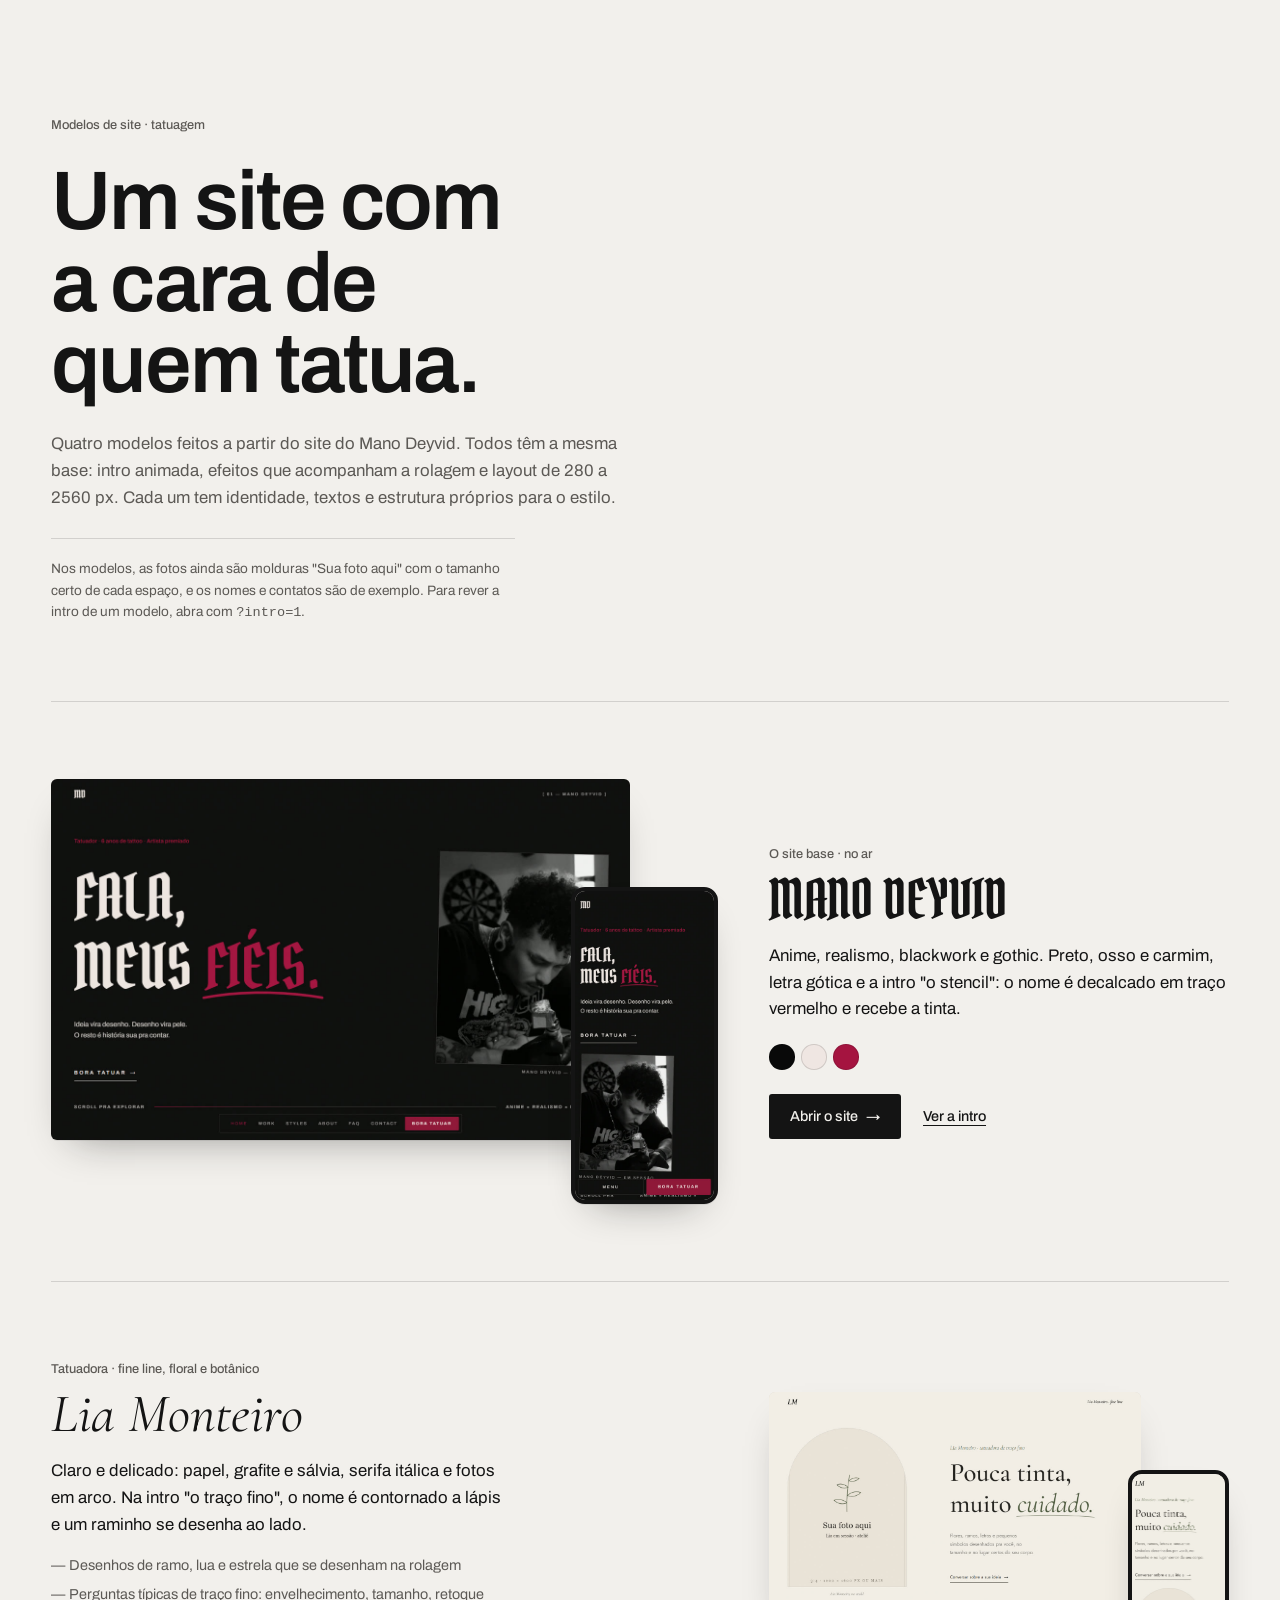
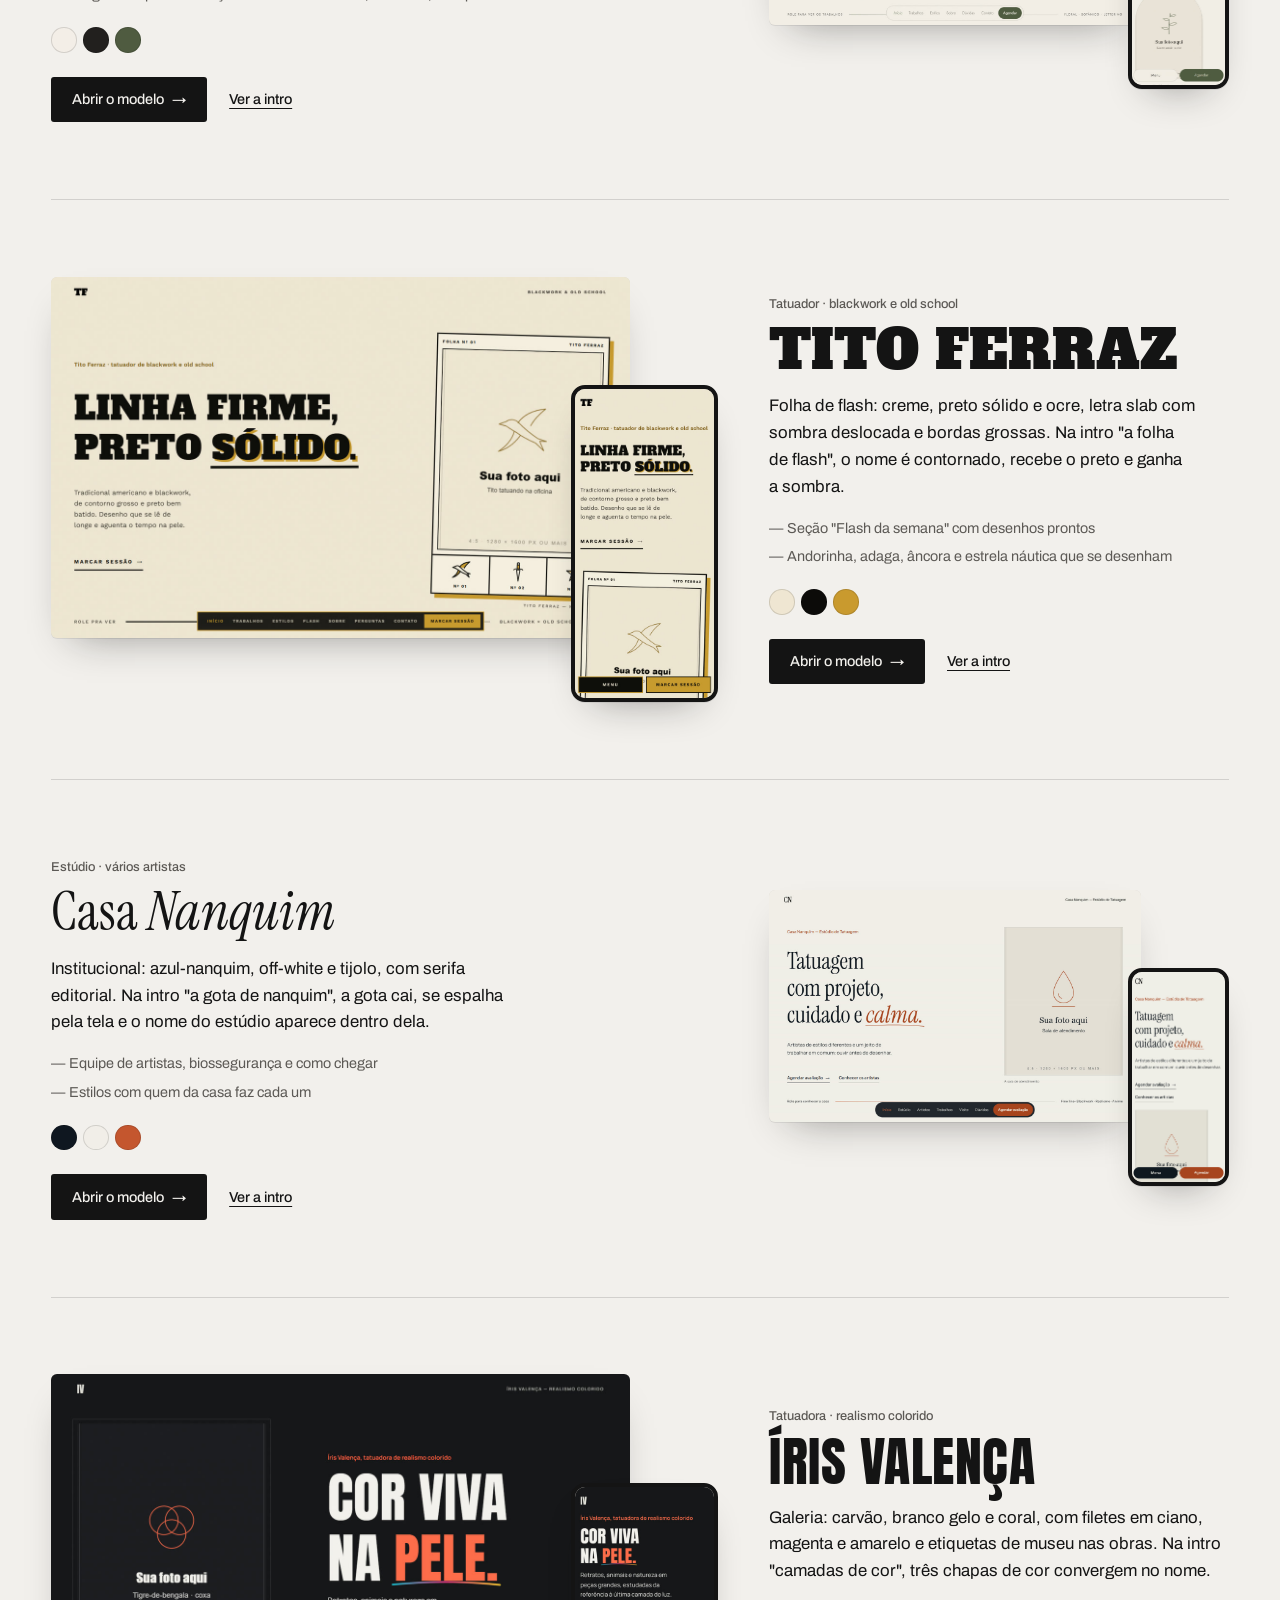
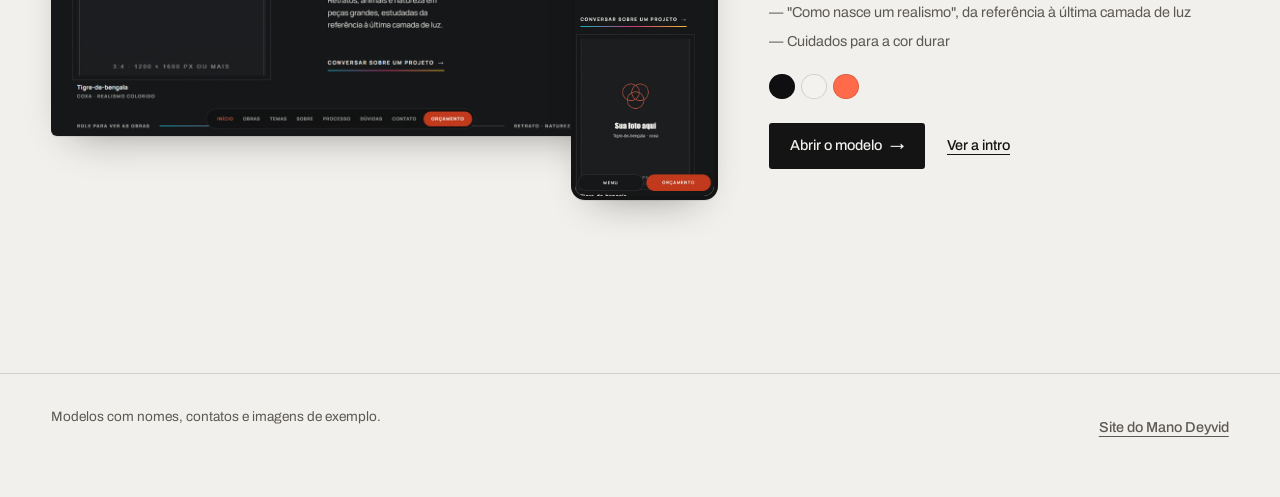
<file: modelos/index.html>
<!DOCTYPE html>
<html lang="pt-BR">
<head>
  <meta charset="UTF-8">
  <meta name="viewport" content="width=device-width, initial-scale=1.0">
  <title>Modelos de site para tatuadores</title>
  <meta name="description" content="Quatro modelos de site para tatuadores e estúdios, feitos a partir do site do Mano Deyvid: fine line, blackwork e old school, estúdio e realismo colorido.">
  <meta name="theme-color" content="#f2f0ec">
  <meta name="robots" content="noindex">
  <link rel="icon" href="../assets/favicon.svg" type="image/svg+xml">

  <!-- Archivo para a página; os nomes de cada modelo vêm na fonte dele, só com as letras usadas (text=) -->
  <link rel="preconnect" href="https://fonts.googleapis.com">
  <link rel="preconnect" href="https://fonts.gstatic.com" crossorigin>
  <link href="https://fonts.googleapis.com/css2?family=Archivo:wght@400;500;600&family=Pirata+One&family=Cormorant+Garamond:ital,wght@1,500&family=Alfa+Slab+One&family=Instrument+Serif:ital@0;1&family=Anton&display=swap" rel="stylesheet" media="print" onload="this.media='all'">
  <noscript><link href="https://fonts.googleapis.com/css2?family=Archivo:wght@400;500;600&family=Pirata+One&family=Cormorant+Garamond:ital,wght@1,500&family=Alfa+Slab+One&family=Instrument+Serif:ital@0;1&family=Anton&display=swap" rel="stylesheet"></noscript>

  <style>
    :root {
      --papel: #f2f0ec;
      --tinta: #141414;
      --cinza: #5c5955;
      --linha: rgba(20, 20, 20, 0.14);
      --gutter: clamp(1rem, 4vw, 4rem);
      --ease: cubic-bezier(0.22, 1, 0.36, 1);
    }
    *, *::before, *::after { box-sizing: border-box; }
    body {
      margin: 0;
      background: var(--papel);
      color: var(--tinta);
      font: 400 clamp(0.95rem, 0.88rem + 0.25vw, 1.05rem)/1.6 "Archivo", "Helvetica Neue", Arial, sans-serif;
      -webkit-font-smoothing: antialiased;
      overflow-x: clip;
    }
    h1, h2, p, ul, figure { margin: 0; }
    ul { padding: 0; list-style: none; }
    a { color: inherit; }
    img { display: block; max-width: 100%; height: auto; }
    :focus-visible { outline: 2px solid var(--tinta); outline-offset: 3px; }

    .topo {
      max-width: 1320px;
      margin: 0 auto;
      padding: clamp(3rem, 9vw, 7.5rem) var(--gutter) clamp(2.5rem, 6vw, 5rem);
      display: grid;
      gap: 1.6rem;
    }
    .topo__rotulo { font-size: 0.8rem; font-weight: 500; color: var(--cinza); }
    .topo h1 {
      font-weight: 600;
      font-size: clamp(2.3rem, 1.2rem + 5vw, 5.6rem);
      line-height: 0.98;
      letter-spacing: -0.025em;
      max-width: 14ch;
      text-wrap: balance;
    }
    .topo__sub { max-width: 58ch; color: var(--cinza); text-wrap: pretty; }
    .topo__nota {
      max-width: 58ch;
      padding-top: 1.2rem;
      border-top: 1px solid var(--linha);
      font-size: 0.85rem;
      color: var(--cinza);
    }

    .lista { max-width: 1320px; margin: 0 auto; padding: 0 var(--gutter) clamp(3rem, 8vw, 6rem); }
    .modelo {
      display: grid;
      grid-template-columns: minmax(0, 1.45fr) minmax(0, 1fr);
      gap: clamp(1.5rem, 4vw, 4.5rem);
      align-items: center;
      padding: clamp(2.5rem, 6vw, 5rem) 0;
      border-top: 1px solid var(--linha);
    }
    .modelo:nth-child(even) .modelo__telas { order: 2; }

    /* captura do desktop com a do celular por cima, no canto */
    .modelo__telas { position: relative; padding: 0 clamp(2.5rem, 7vw, 5.5rem) clamp(2rem, 5vw, 4rem) 0; }
    .tela {
      border-radius: 6px;
      overflow: hidden;
      background: #ddd9d3;
      box-shadow: 0 1px 0 rgba(20, 20, 20, 0.08), 0 18px 40px -22px rgba(20, 20, 20, 0.45);
    }
    .tela--desktop { aspect-ratio: 16 / 10; }
    .tela--desktop img { width: 100%; height: 100%; object-fit: cover; object-position: top; }
    .tela--celular {
      position: absolute;
      right: 0;
      bottom: 0;
      width: clamp(84px, 22%, 190px);
      aspect-ratio: 390 / 844;
      border: 4px solid var(--tinta);
      border-radius: 14px;
    }
    .tela--celular img { width: 100%; height: 100%; object-fit: cover; object-position: top; }
    @media (hover: hover) and (prefers-reduced-motion: no-preference) {
      .tela--desktop img { transition: transform 0.9s var(--ease); }
      .modelo:hover .tela--desktop img { transform: scale(1.025); }
    }

    .modelo__estilo { font-size: 0.8rem; font-weight: 500; color: var(--cinza); }
    .modelo h2 { margin-top: 0.5rem; font-weight: 400; line-height: 1; font-size: clamp(2rem, 1.2rem + 2.8vw, 3.4rem); text-wrap: balance; }
    .modelo__desc { margin-top: 1rem; max-width: 46ch; text-wrap: pretty; }
    .modelo__pontos { margin-top: 1rem; display: grid; gap: 0.35rem; font-size: 0.9rem; color: var(--cinza); }
    .modelo__pontos li { padding-left: 1.1rem; position: relative; }
    .modelo__pontos li::before { content: "—"; position: absolute; left: 0; }
    .paleta { display: flex; gap: 0.4rem; margin-top: 1.3rem; }
    .paleta span { width: 1.6rem; height: 1.6rem; border-radius: 50%; border: 1px solid var(--linha); }
    .modelo__links { display: flex; flex-wrap: wrap; gap: 0.6rem 1.4rem; margin-top: 1.5rem; }
    .botao {
      display: inline-flex;
      align-items: center;
      gap: 0.5rem;
      min-height: 44px;
      padding: 0.7rem 1.3rem;
      background: var(--tinta);
      color: var(--papel);
      text-decoration: none;
      font-weight: 500;
      font-size: 0.9rem;
      border-radius: 3px;
      transition: background-color 0.25s;
    }
    .botao:hover { background: #333; }
    .link {
      display: inline-flex;
      align-items: center;
      min-height: 44px;
      font-size: 0.9rem;
      font-weight: 500;
      text-underline-offset: 0.25em;
    }

    /* nome de cada modelo na fonte dele */
    .n-mano { font-family: "Pirata One", serif; text-transform: uppercase; }
    .n-fine { font-family: "Cormorant Garamond", serif; font-style: italic; font-weight: 500; }
    .n-black { font-family: "Alfa Slab One", serif; text-transform: uppercase; font-size: 0.82em; }
    .n-estudio { font-family: "Instrument Serif", serif; }
    .n-estudio em { font-style: italic; }
    .n-real { font-family: "Anton", sans-serif; text-transform: uppercase; letter-spacing: 0.01em; }

    .rodape {
      max-width: 1320px;
      margin: 0 auto;
      padding: 2rem var(--gutter) 3rem;
      border-top: 1px solid var(--linha);
      display: flex;
      flex-wrap: wrap;
      justify-content: space-between;
      gap: 1rem;
      font-size: 0.85rem;
      color: var(--cinza);
    }

    @media (max-width: 860px) {
      .modelo { grid-template-columns: 1fr; }
      .modelo:nth-child(even) .modelo__telas { order: 0; }
    }
  </style>
</head>
<body>
  <header class="topo">
    <p class="topo__rotulo">Modelos de site · tatuagem</p>
    <h1>Um site com a cara de quem tatua.</h1>
    <p class="topo__sub">Quatro modelos feitos a partir do site do Mano Deyvid. Todos têm a mesma base: intro animada, efeitos que acompanham a rolagem e layout de 280 a 2560 px. Cada um tem identidade, textos e estrutura próprios para o estilo.</p>
    <p class="topo__nota">Nos modelos, as fotos ainda são molduras "Sua foto aqui" com o tamanho certo de cada espaço, e os nomes e contatos são de exemplo. Para rever a intro de um modelo, abra com <code>?intro=1</code>.</p>
  </header>

  <main class="lista">

    <article class="modelo">
      <div class="modelo__telas">
        <figure class="tela tela--desktop"><img src="capas/mano-desktop.jpg" alt="Site do Mano Deyvid no desktop: título Fala, meus fiéis em letra gótica sobre fundo preto, com a foto dele tatuando" width="1200" height="750" loading="lazy"></figure>
        <figure class="tela tela--celular"><img src="capas/mano-celular.jpg" alt="O mesmo site no celular" width="390" height="844" loading="lazy"></figure>
      </div>
      <div class="modelo__texto">
        <p class="modelo__estilo">O site base · no ar</p>
        <h2 class="n-mano">Mano Deyvid</h2>
        <p class="modelo__desc">Anime, realismo, blackwork e gothic. Preto, osso e carmim, letra gótica e a intro "o stencil": o nome é decalcado em traço vermelho e recebe a tinta.</p>
        <div class="paleta" aria-hidden="true"><span style="background:#090909"></span><span style="background:#efe6e2"></span><span style="background:#a51440"></span></div>
        <div class="modelo__links">
          <a class="botao" href="../">Abrir o site <span aria-hidden="true">→</span></a>
          <a class="link" href="../?intro=1">Ver a intro</a>
        </div>
      </div>
    </article>

    <article class="modelo">
      <div class="modelo__telas">
        <figure class="tela tela--desktop"><img src="capas/fine-line-desktop.jpg" alt="Modelo fine line no desktop: fundo papel, título em serifa itálica e moldura em arco" width="1200" height="750" loading="lazy"></figure>
        <figure class="tela tela--celular"><img src="capas/fine-line-celular.jpg" alt="O modelo fine line no celular" width="390" height="844" loading="lazy"></figure>
      </div>
      <div class="modelo__texto">
        <p class="modelo__estilo">Tatuadora · fine line, floral e botânico</p>
        <h2 class="n-fine">Lia Monteiro</h2>
        <p class="modelo__desc">Claro e delicado: papel, grafite e sálvia, serifa itálica e fotos em arco. Na intro "o traço fino", o nome é contornado a lápis e um raminho se desenha ao lado.</p>
        <ul class="modelo__pontos">
          <li>Desenhos de ramo, lua e estrela que se desenham na rolagem</li>
          <li>Perguntas típicas de traço fino: envelhecimento, tamanho, retoque</li>
        </ul>
        <div class="paleta" aria-hidden="true"><span style="background:#f3eee7"></span><span style="background:#22201e"></span><span style="background:#4f5b40"></span></div>
        <div class="modelo__links">
          <a class="botao" href="fine-line/">Abrir o modelo <span aria-hidden="true">→</span></a>
          <a class="link" href="fine-line/?intro=1">Ver a intro</a>
        </div>
      </div>
    </article>

    <article class="modelo">
      <div class="modelo__telas">
        <figure class="tela tela--desktop"><img src="capas/blackwork-desktop.jpg" alt="Modelo blackwork e old school no desktop: fundo creme, título em letra slab preta com sombra ocre e folha de flash" width="1200" height="750" loading="lazy"></figure>
        <figure class="tela tela--celular"><img src="capas/blackwork-celular.jpg" alt="O modelo blackwork no celular" width="390" height="844" loading="lazy"></figure>
      </div>
      <div class="modelo__texto">
        <p class="modelo__estilo">Tatuador · blackwork e old school</p>
        <h2 class="n-black">Tito Ferraz</h2>
        <p class="modelo__desc">Folha de flash: creme, preto sólido e ocre, letra slab com sombra deslocada e bordas grossas. Na intro "a folha de flash", o nome é contornado, recebe o preto e ganha a sombra.</p>
        <ul class="modelo__pontos">
          <li>Seção "Flash da semana" com desenhos prontos</li>
          <li>Andorinha, adaga, âncora e estrela náutica que se desenham</li>
        </ul>
        <div class="paleta" aria-hidden="true"><span style="background:#efe6d2"></span><span style="background:#0c0b09"></span><span style="background:#c99a2e"></span></div>
        <div class="modelo__links">
          <a class="botao" href="blackwork/">Abrir o modelo <span aria-hidden="true">→</span></a>
          <a class="link" href="blackwork/?intro=1">Ver a intro</a>
        </div>
      </div>
    </article>

    <article class="modelo">
      <div class="modelo__telas">
        <figure class="tela tela--desktop"><img src="capas/estudio-desktop.jpg" alt="Modelo de estúdio no desktop: fundo off-white, título em serifa com a palavra calma em tijolo e barra de navegação azul-nanquim" width="1200" height="750" loading="lazy"></figure>
        <figure class="tela tela--celular"><img src="capas/estudio-celular.jpg" alt="O modelo de estúdio no celular" width="390" height="844" loading="lazy"></figure>
      </div>
      <div class="modelo__texto">
        <p class="modelo__estilo">Estúdio · vários artistas</p>
        <h2 class="n-estudio">Casa <em>Nanquim</em></h2>
        <p class="modelo__desc">Institucional: azul-nanquim, off-white e tijolo, com serifa editorial. Na intro "a gota de nanquim", a gota cai, se espalha pela tela e o nome do estúdio aparece dentro dela.</p>
        <ul class="modelo__pontos">
          <li>Equipe de artistas, biossegurança e como chegar</li>
          <li>Estilos com quem da casa faz cada um</li>
        </ul>
        <div class="paleta" aria-hidden="true"><span style="background:#0f1720"></span><span style="background:#f1eee8"></span><span style="background:#c4562e"></span></div>
        <div class="modelo__links">
          <a class="botao" href="estudio/">Abrir o modelo <span aria-hidden="true">→</span></a>
          <a class="link" href="estudio/?intro=1">Ver a intro</a>
        </div>
      </div>
    </article>

    <article class="modelo">
      <div class="modelo__telas">
        <figure class="tela tela--desktop"><img src="capas/realismo-desktop.jpg" alt="Modelo realismo colorido no desktop: fundo carvão, título condensado em caixa alta e acento coral" width="1200" height="750" loading="lazy"></figure>
        <figure class="tela tela--celular"><img src="capas/realismo-celular.jpg" alt="O modelo realismo no celular" width="390" height="844" loading="lazy"></figure>
      </div>
      <div class="modelo__texto">
        <p class="modelo__estilo">Tatuadora · realismo colorido</p>
        <h2 class="n-real">Íris Valença</h2>
        <p class="modelo__desc">Galeria: carvão, branco gelo e coral, com filetes em ciano, magenta e amarelo e etiquetas de museu nas obras. Na intro "camadas de cor", três chapas de cor convergem no nome.</p>
        <ul class="modelo__pontos">
          <li>"Como nasce um realismo", da referência à última camada de luz</li>
          <li>Cuidados para a cor durar</li>
        </ul>
        <div class="paleta" aria-hidden="true"><span style="background:#0f0f11"></span><span style="background:#f4f2ee"></span><span style="background:#ff6b4a"></span></div>
        <div class="modelo__links">
          <a class="botao" href="realismo/">Abrir o modelo <span aria-hidden="true">→</span></a>
          <a class="link" href="realismo/?intro=1">Ver a intro</a>
        </div>
      </div>
    </article>

  </main>

  <footer class="rodape">
    <p>Modelos com nomes, contatos e imagens de exemplo.</p>
    <a class="link" href="../">Site do Mano Deyvid</a>
  </footer>
</body>
</html>
</file>
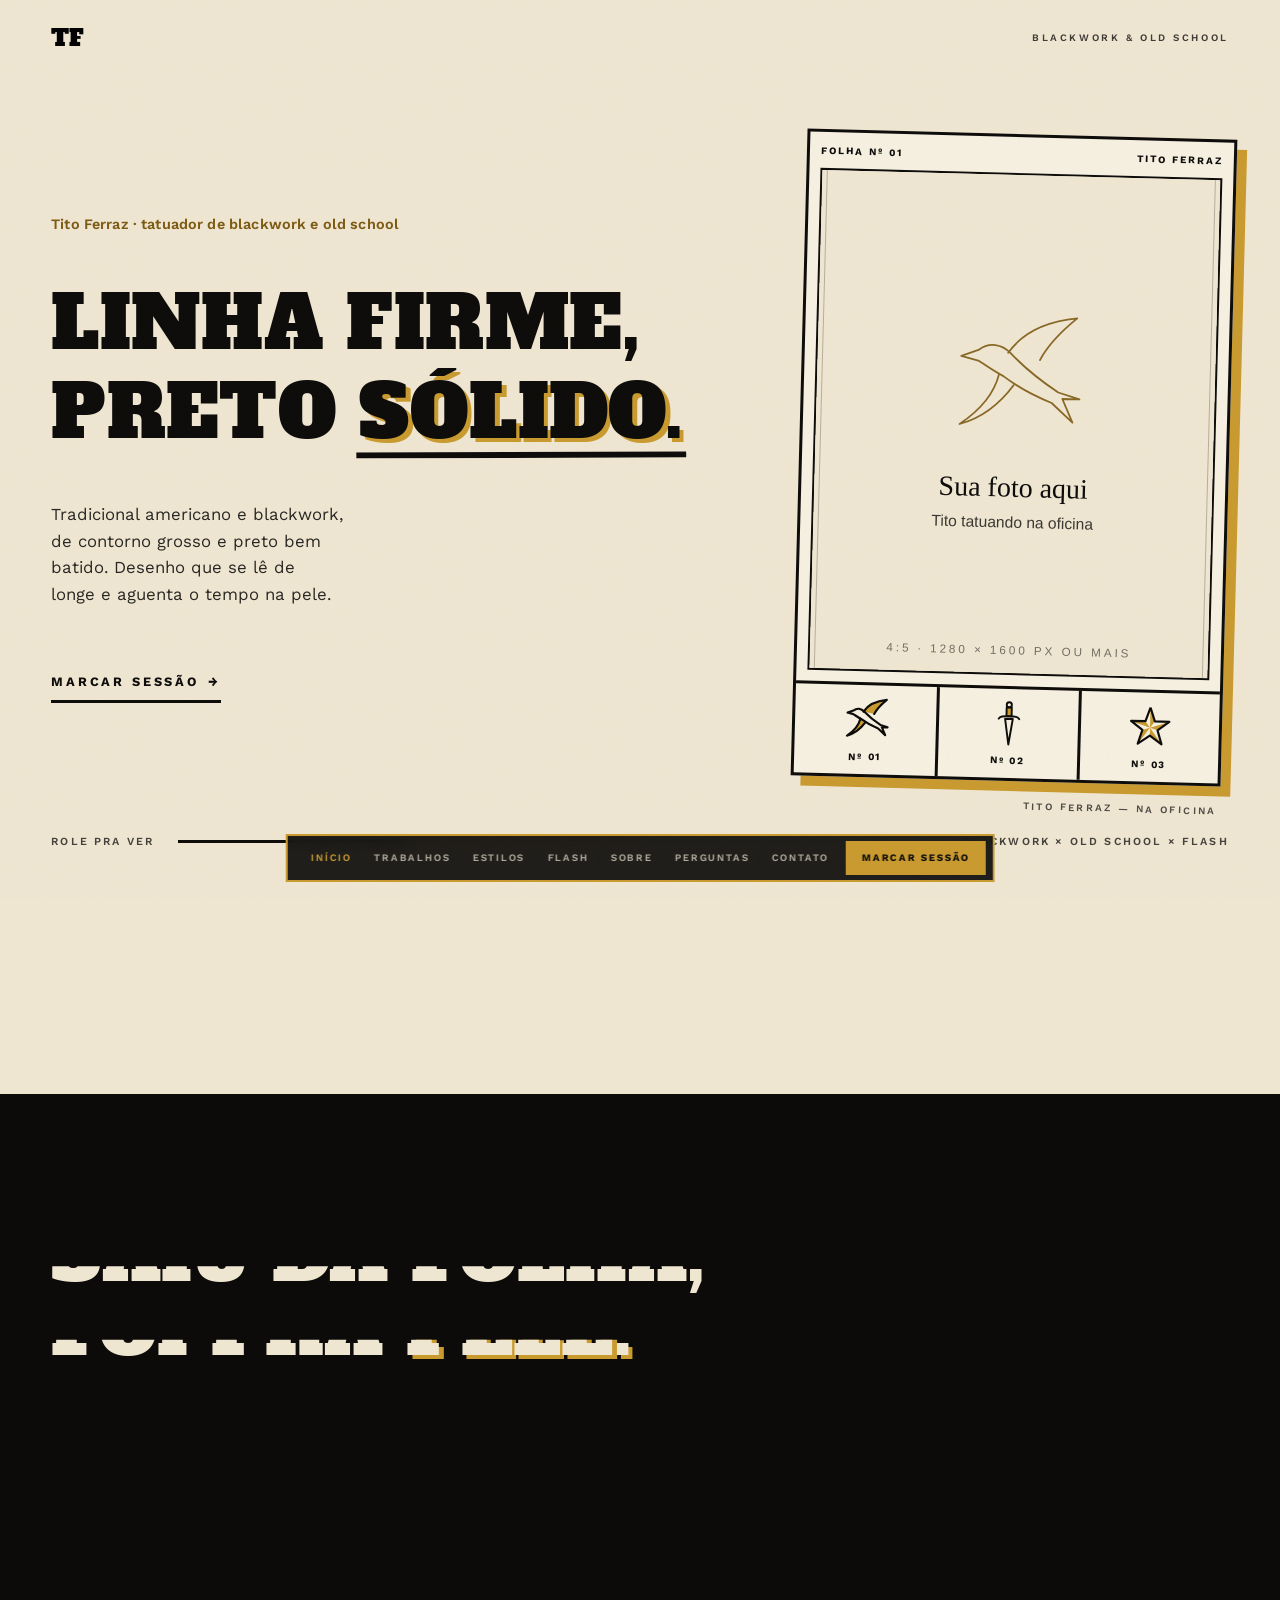
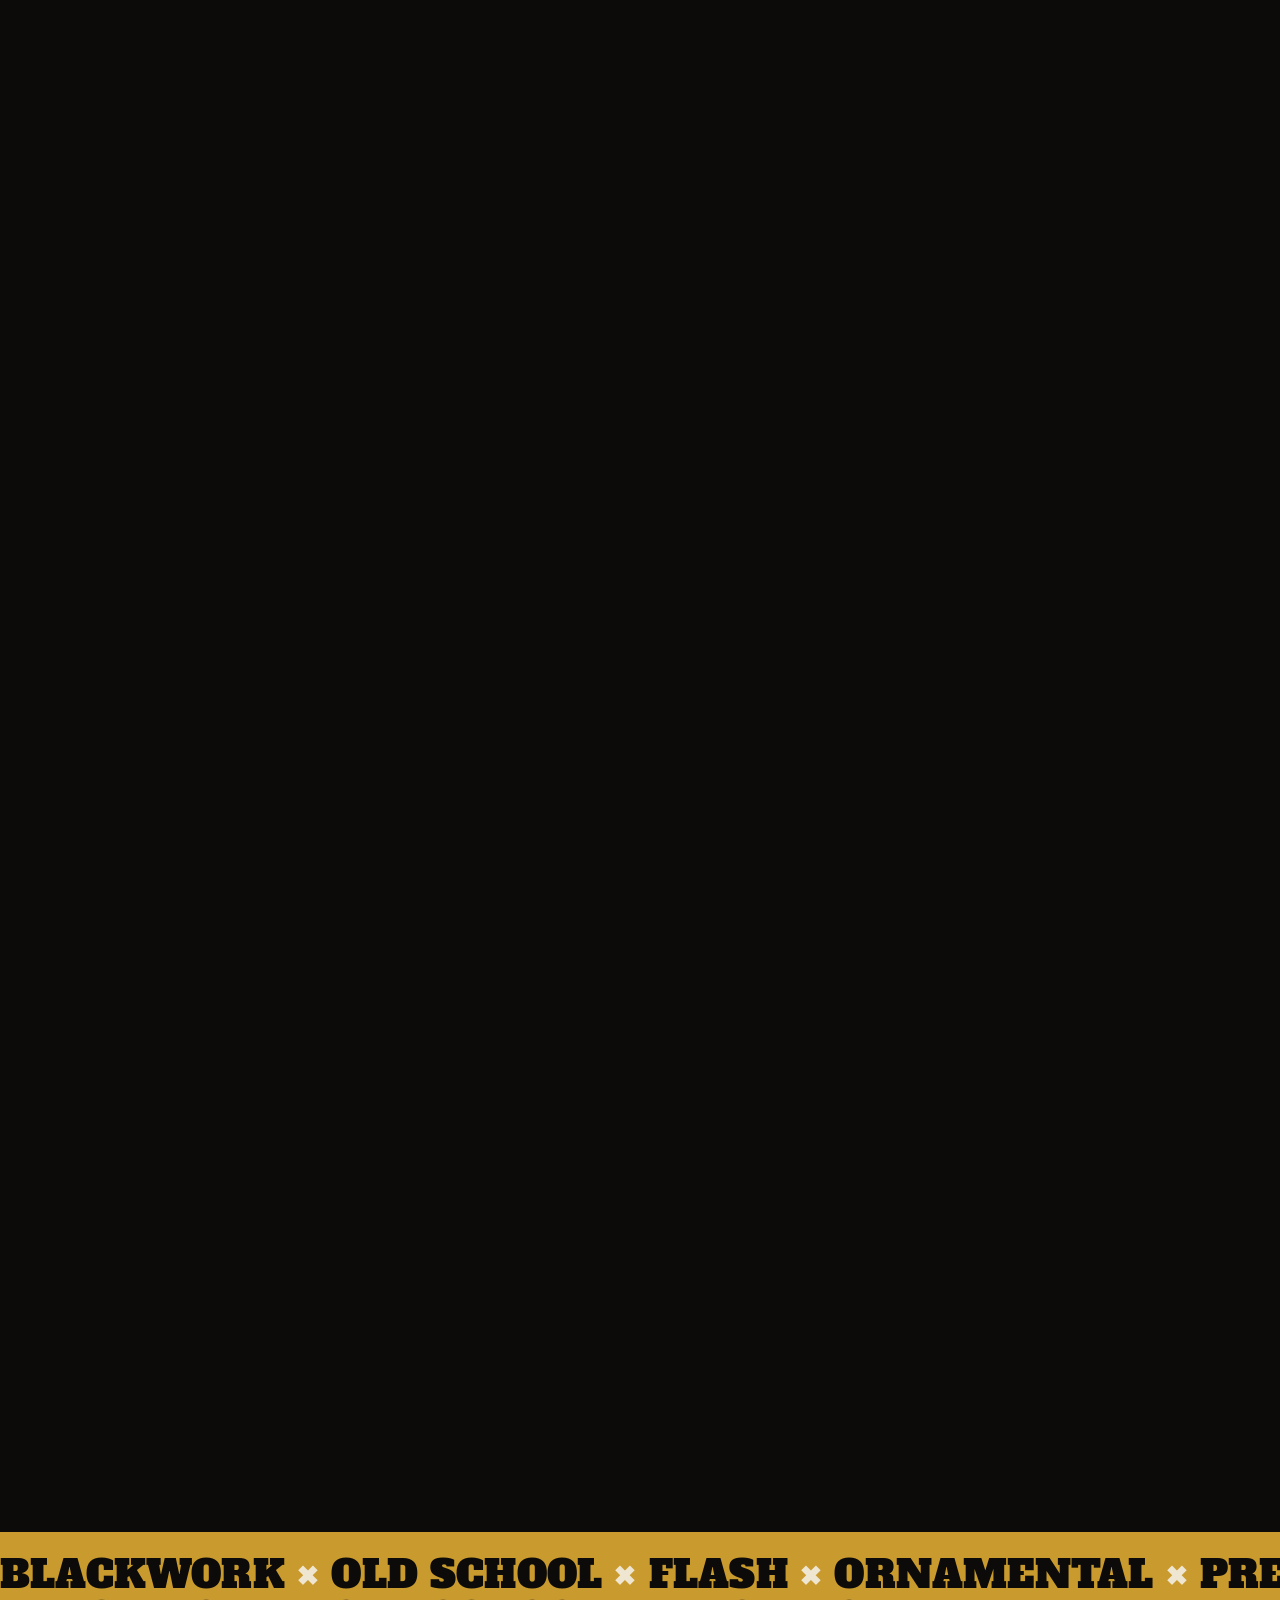
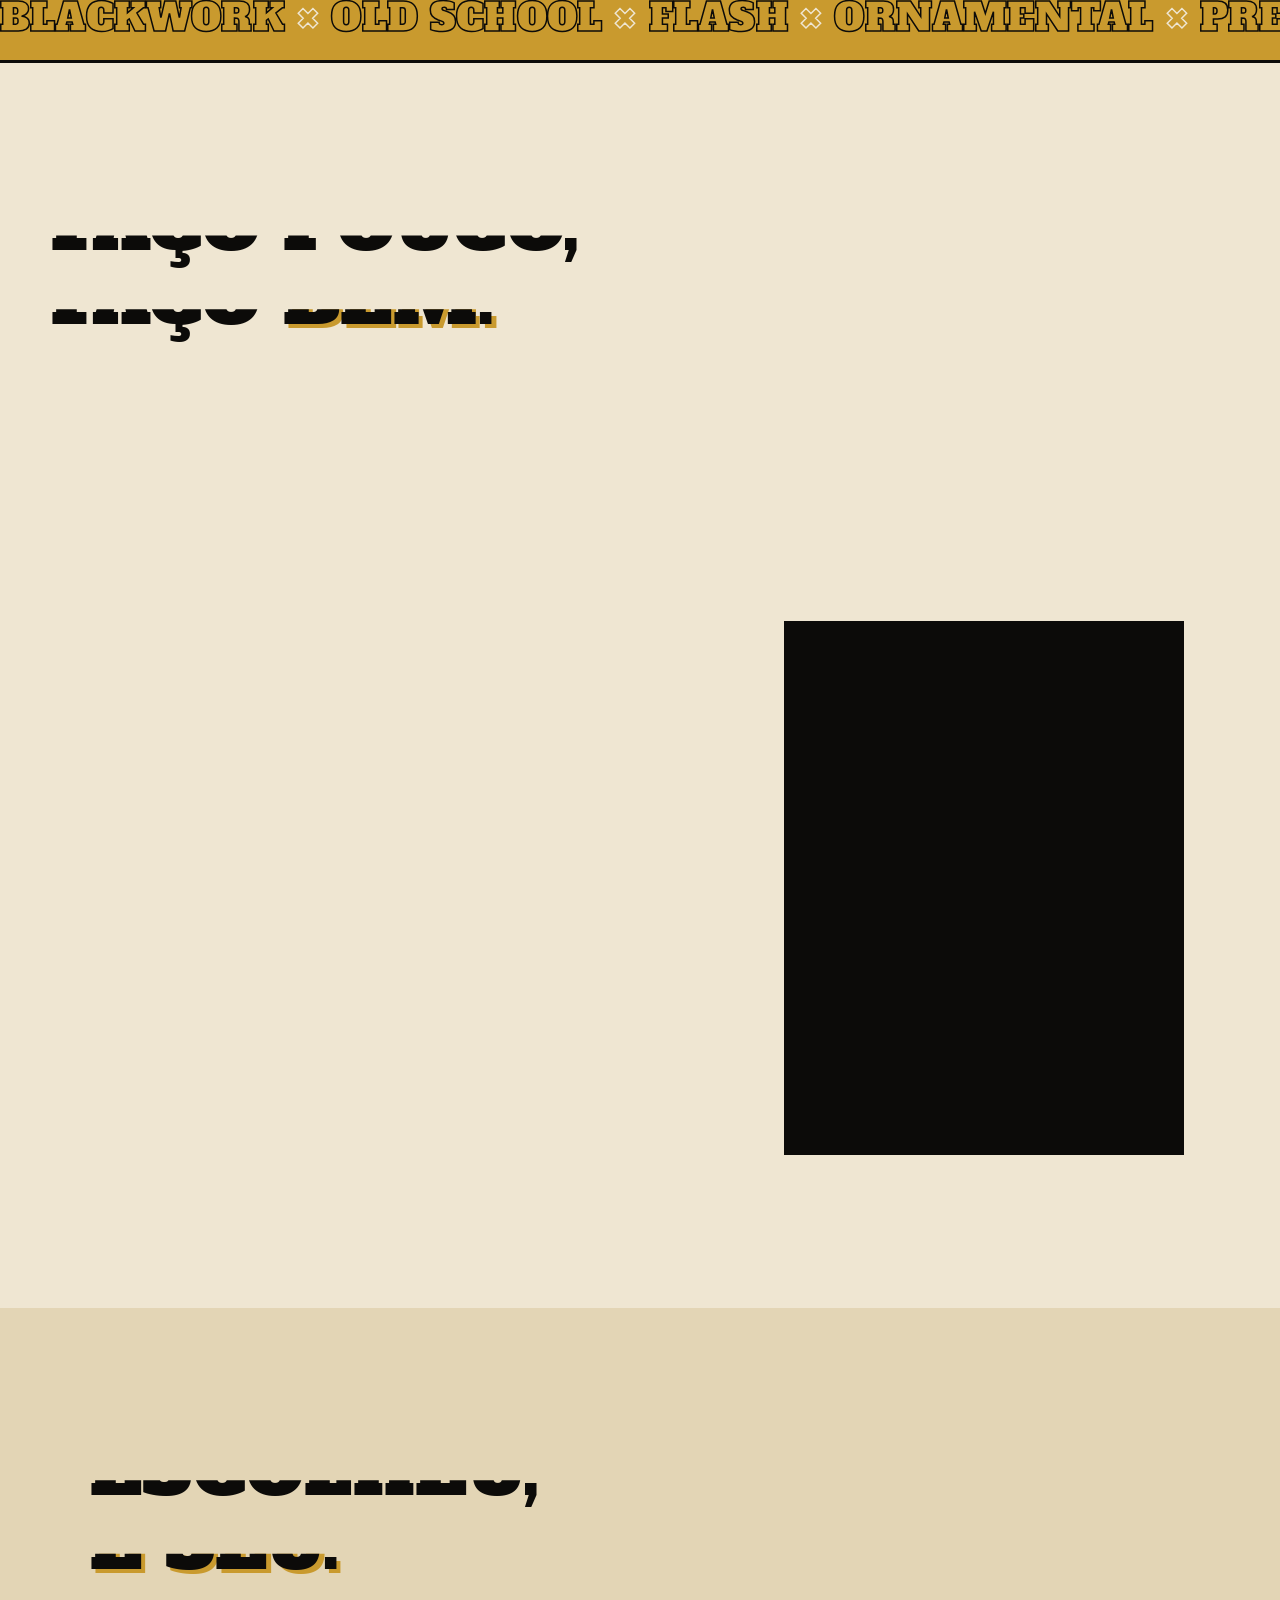
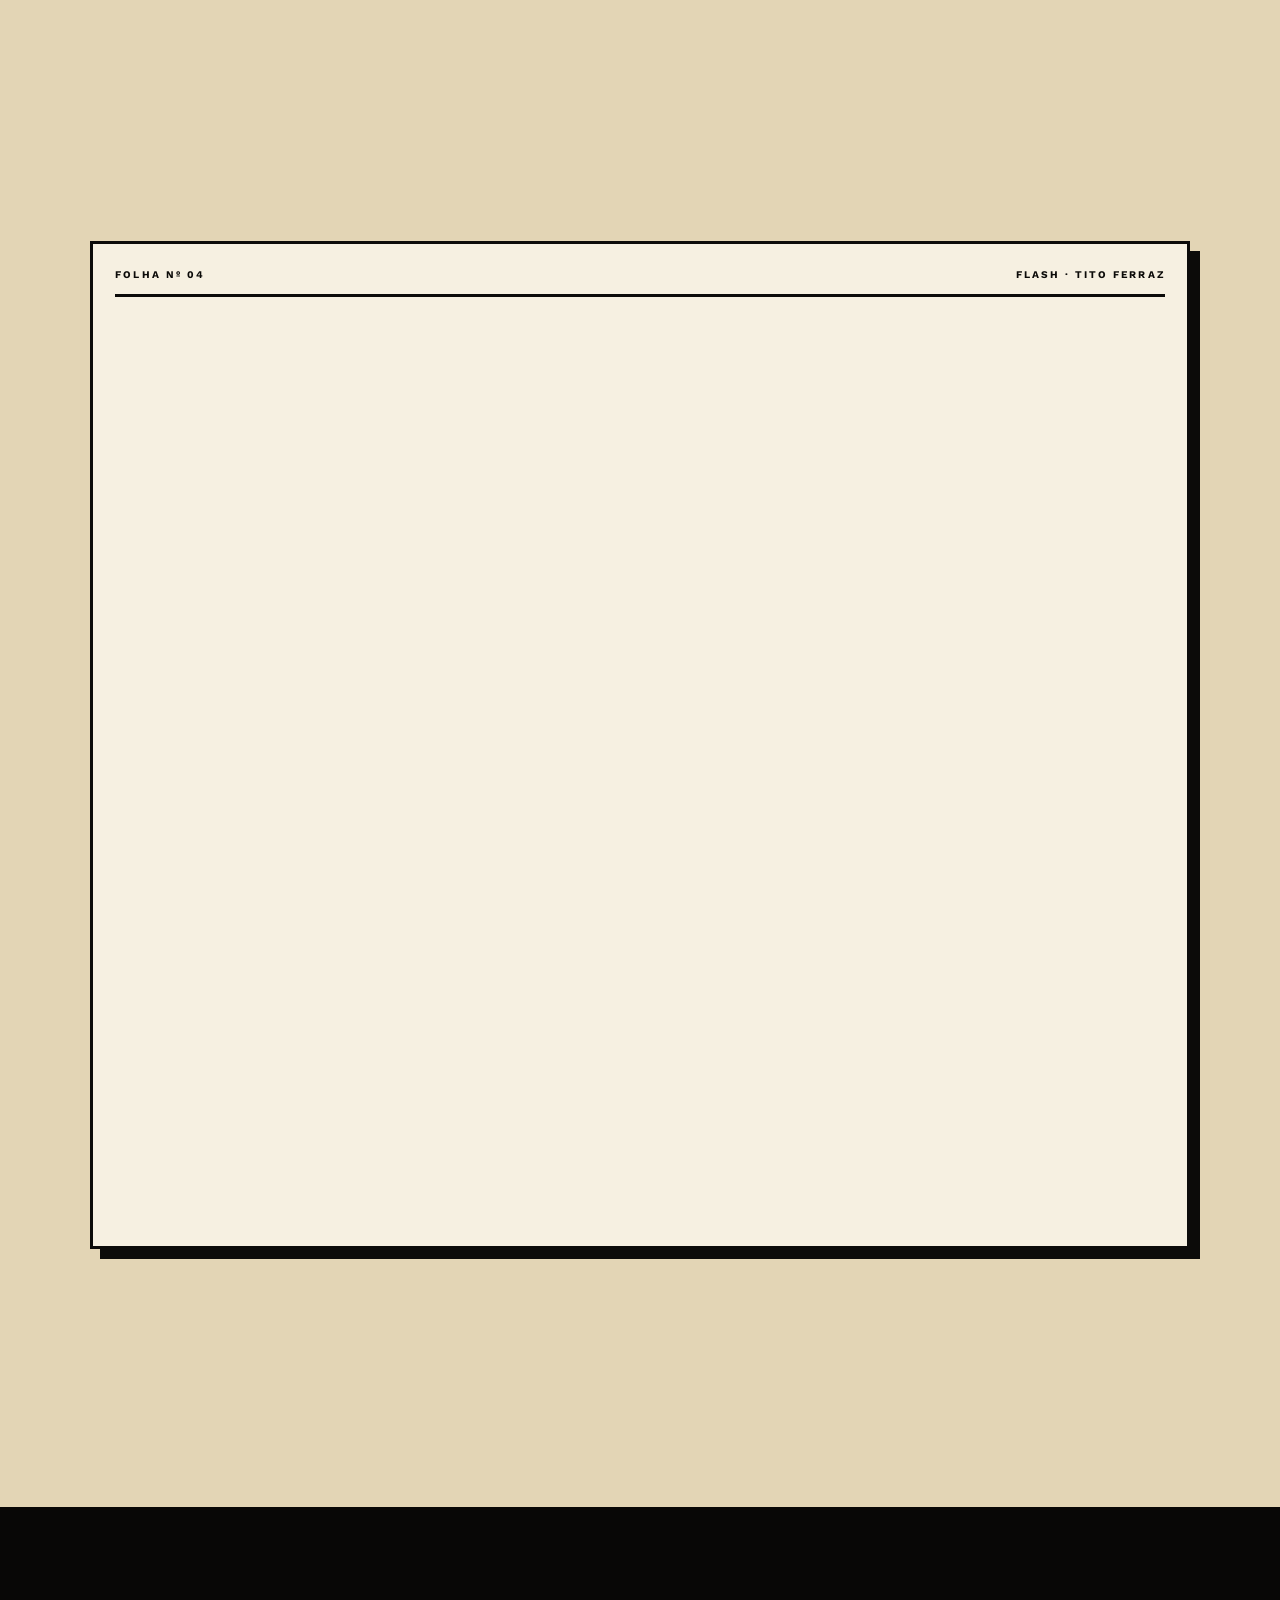
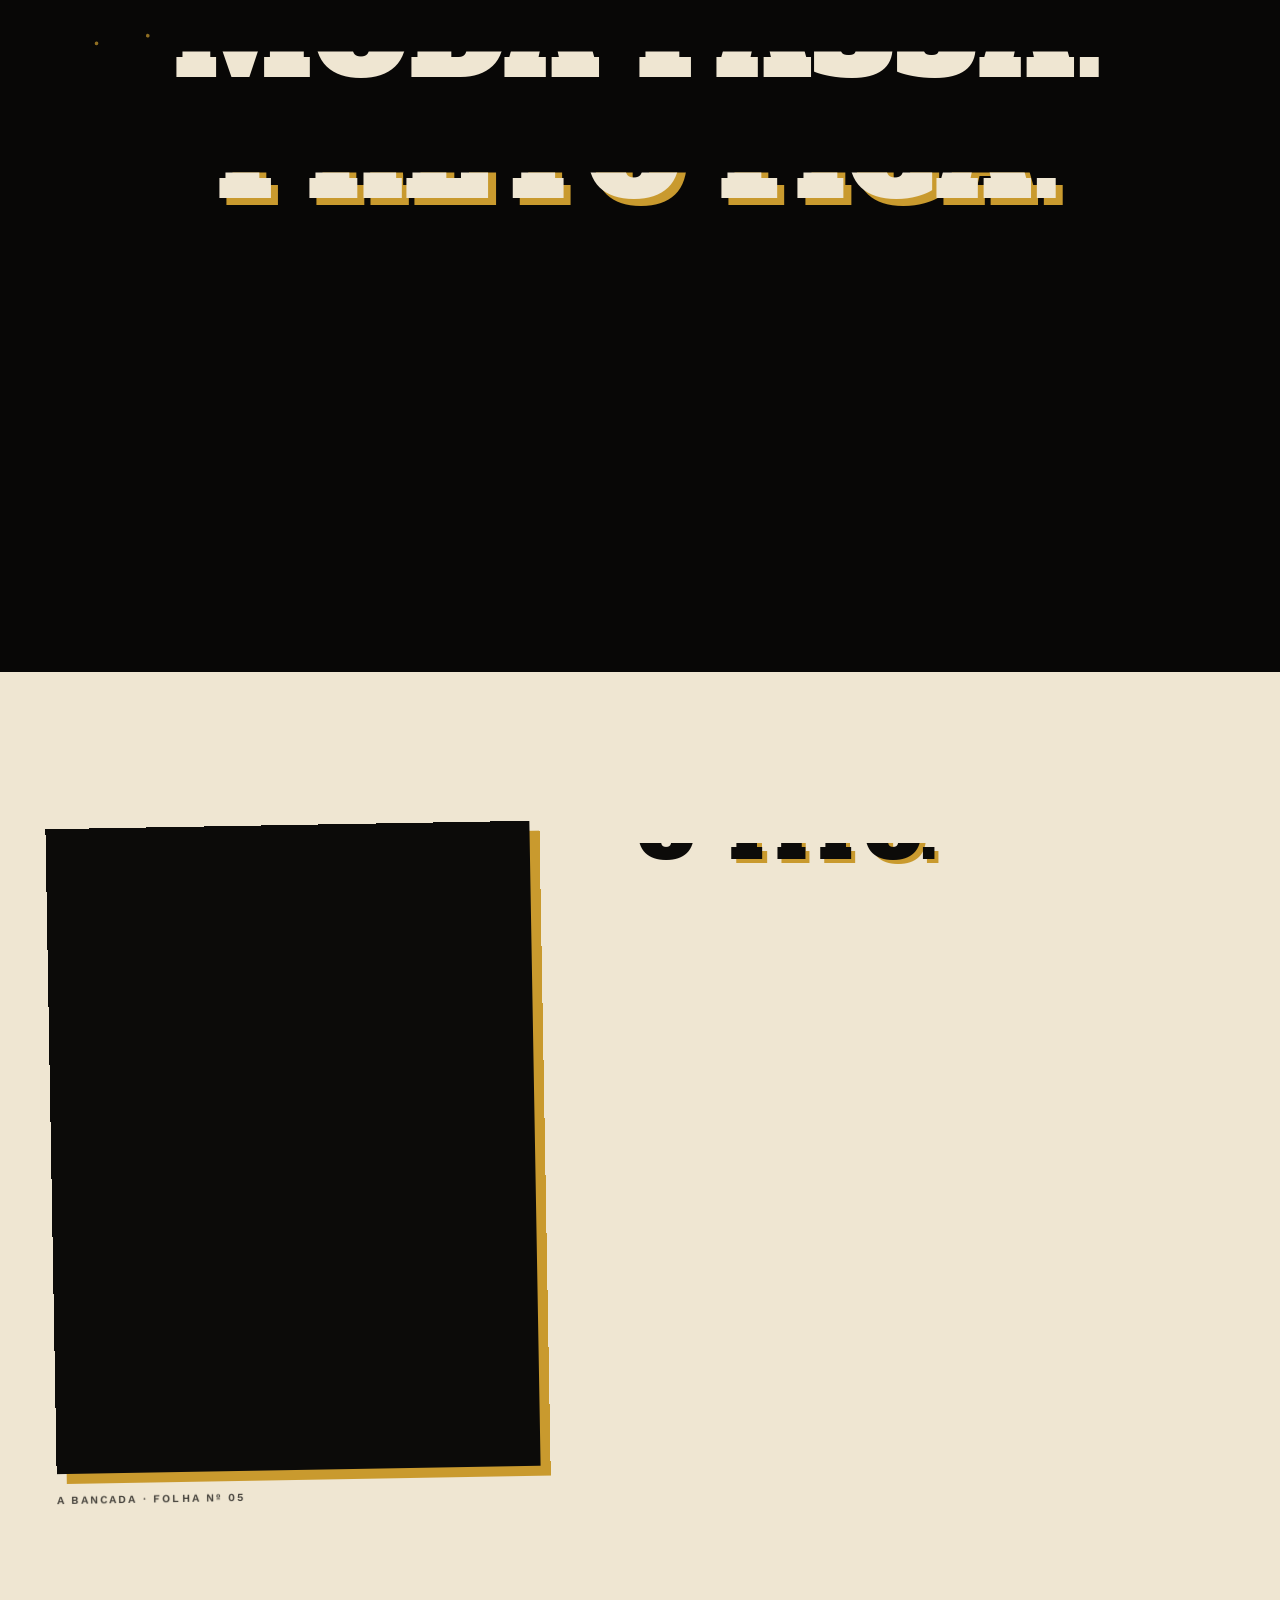
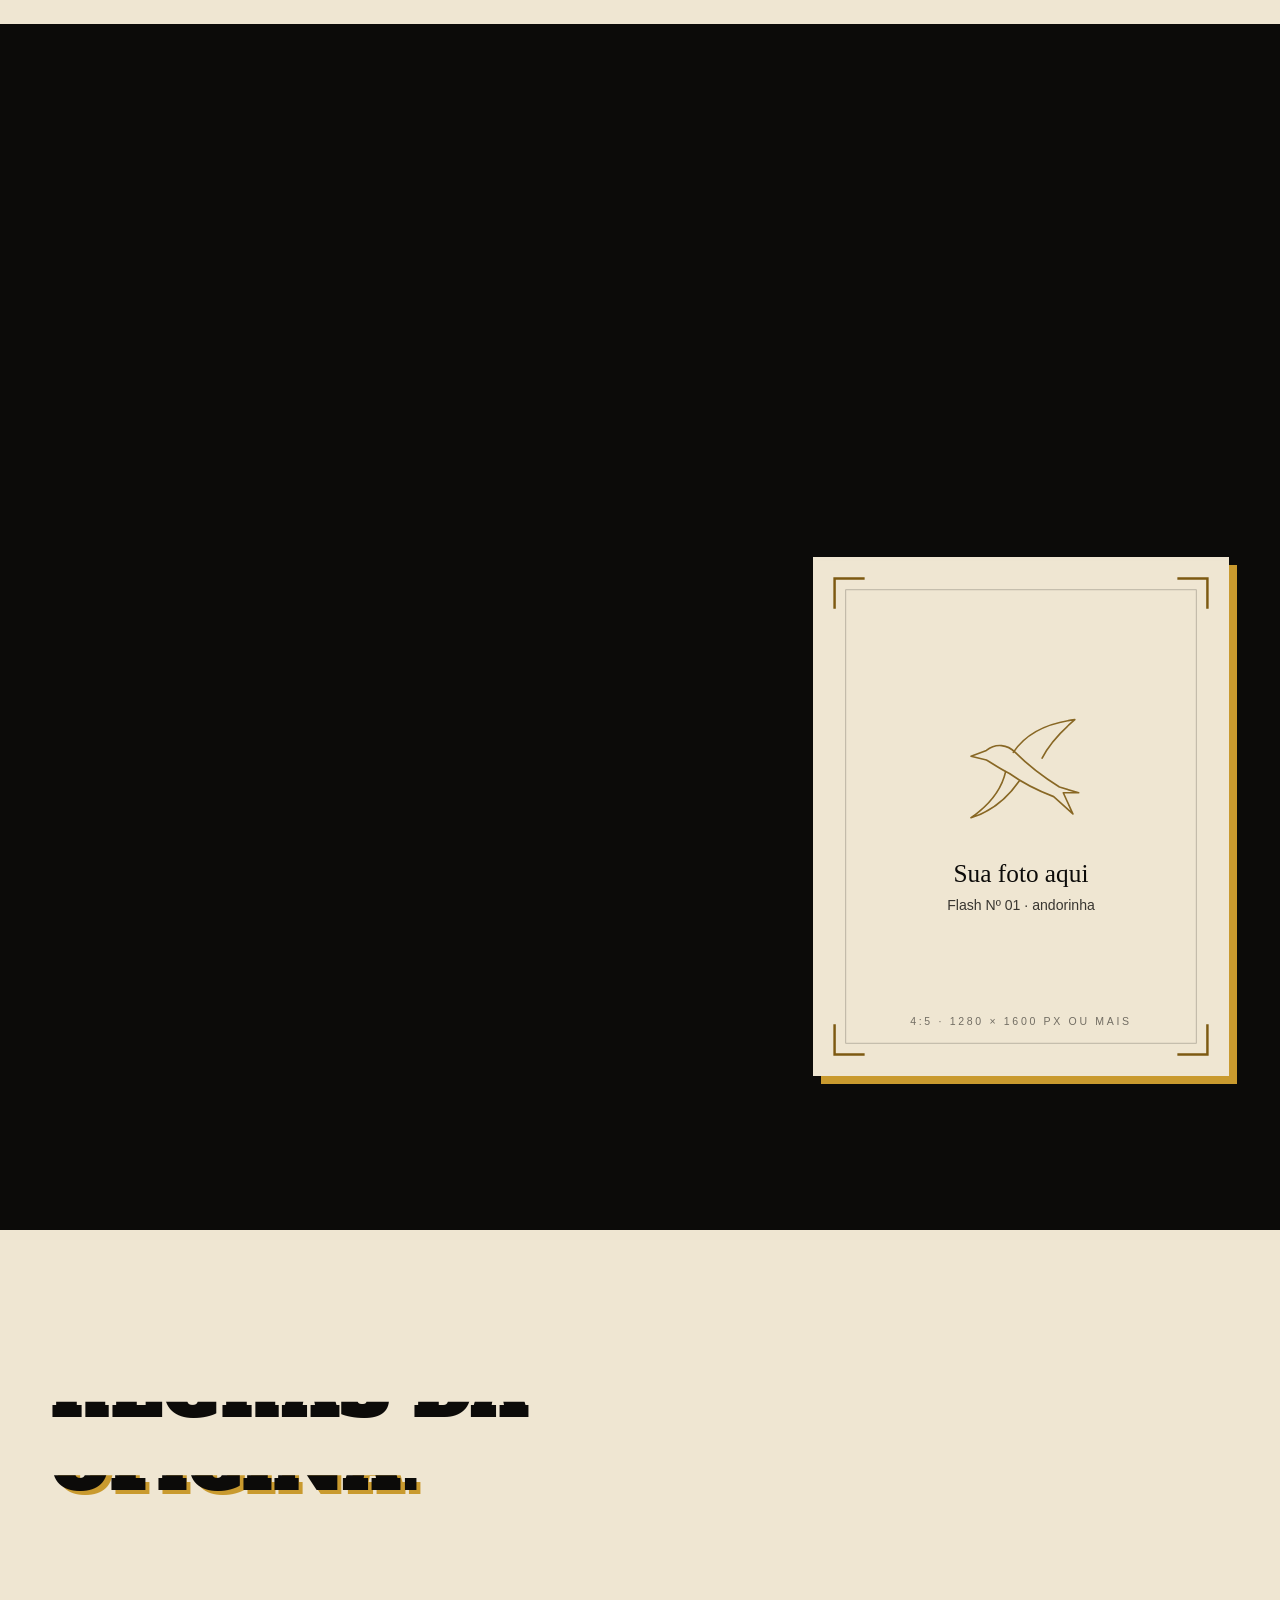
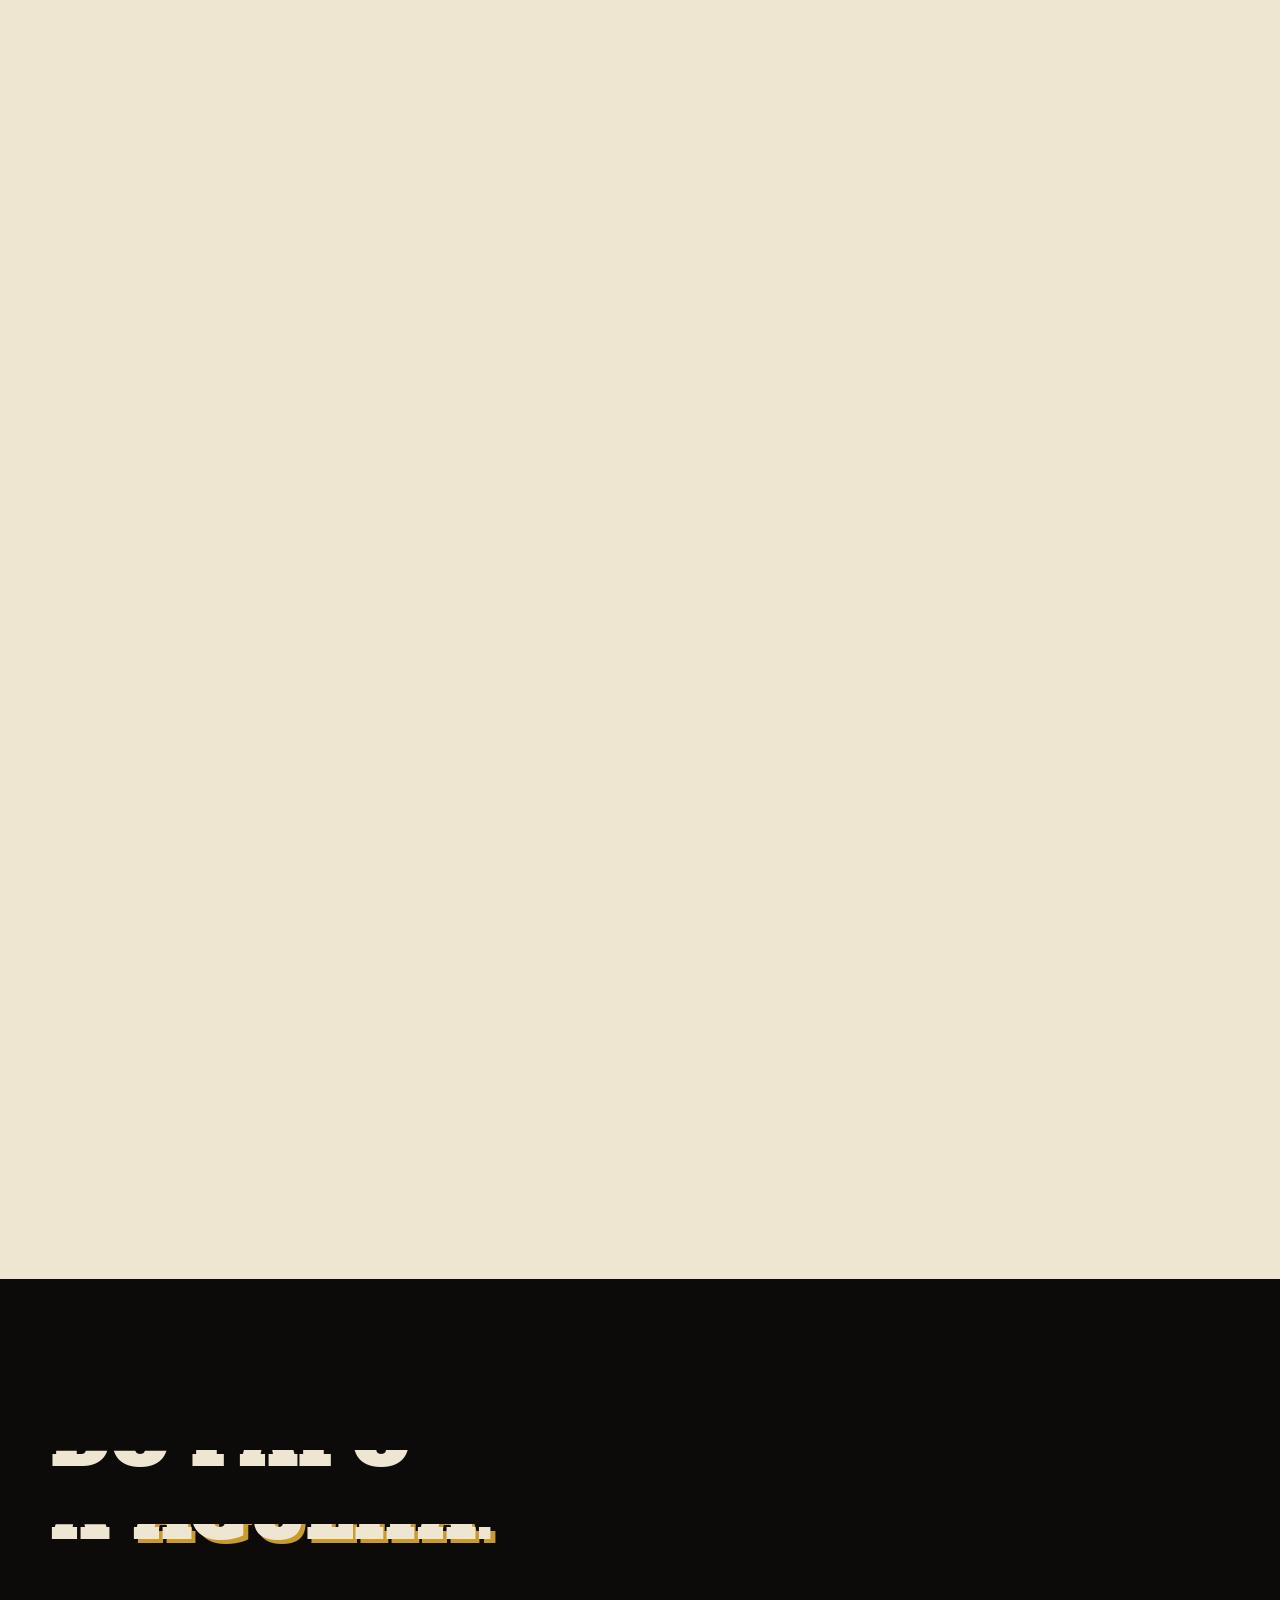
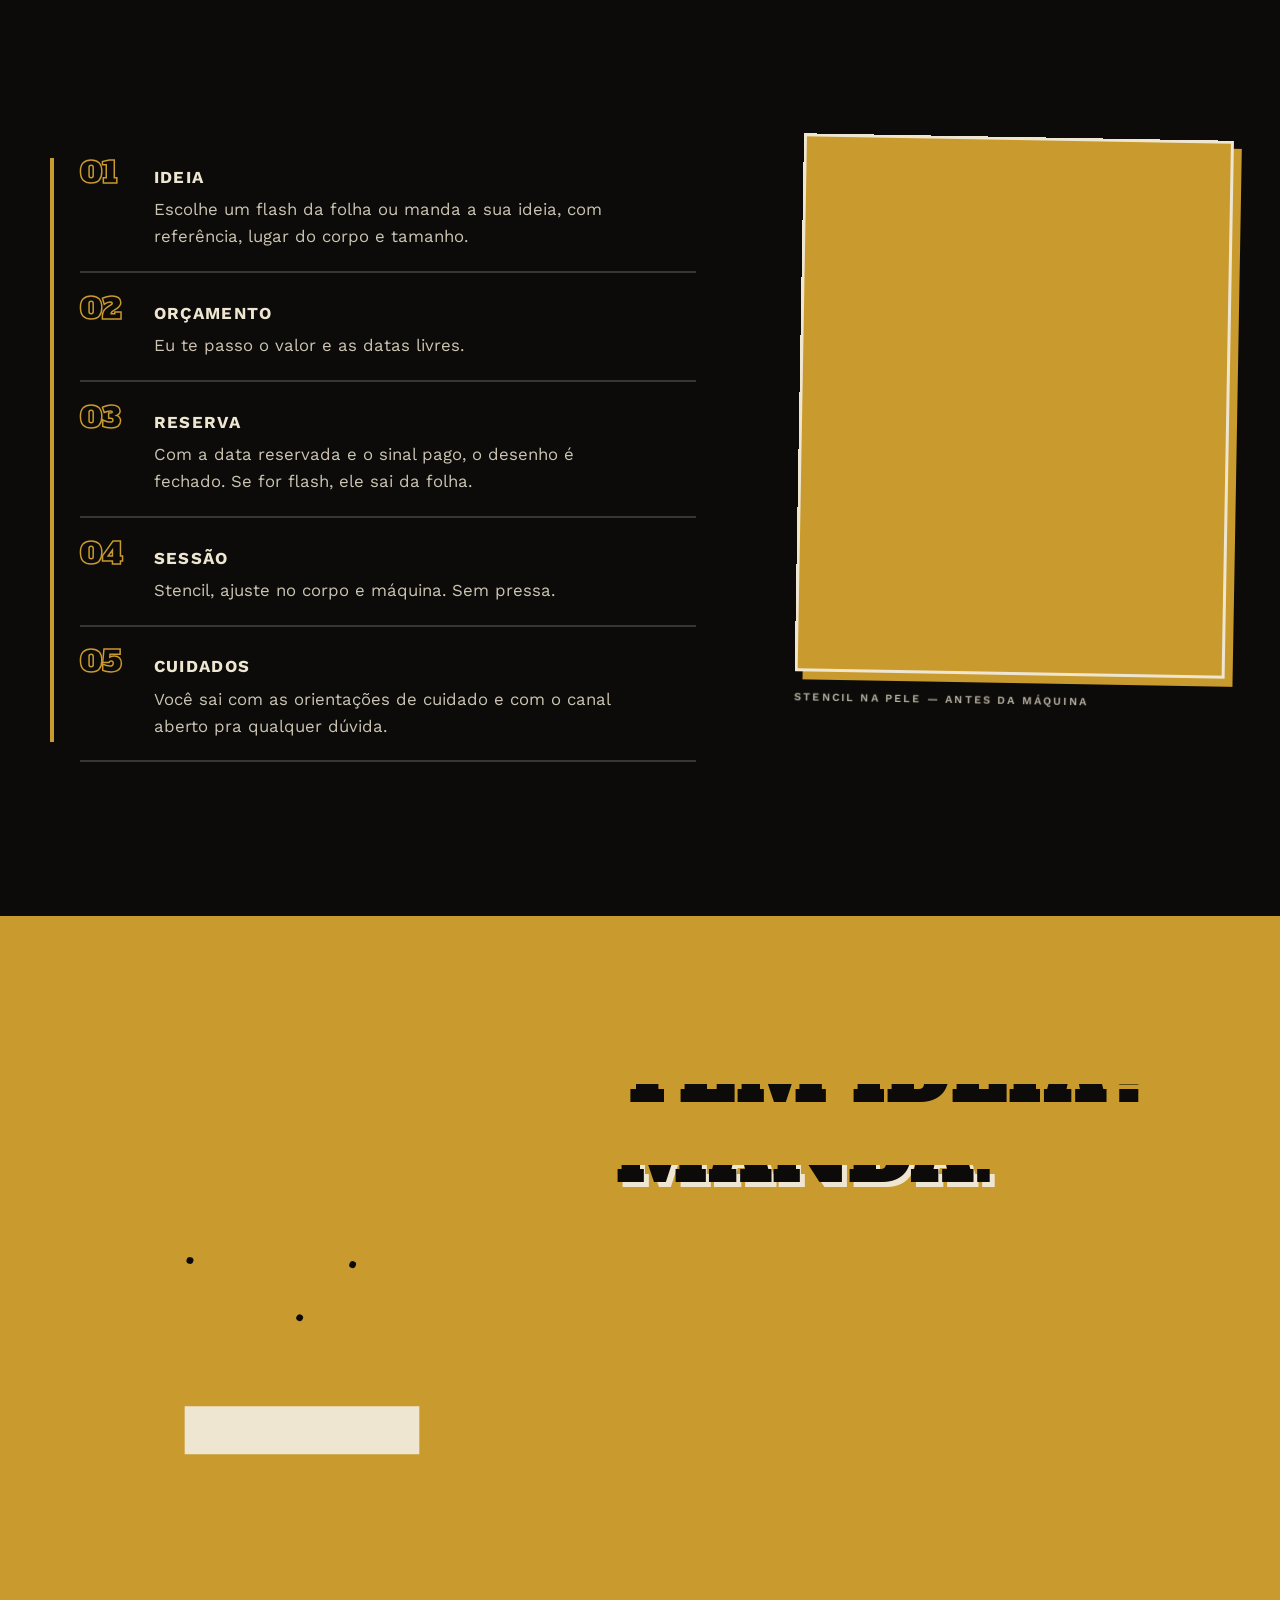
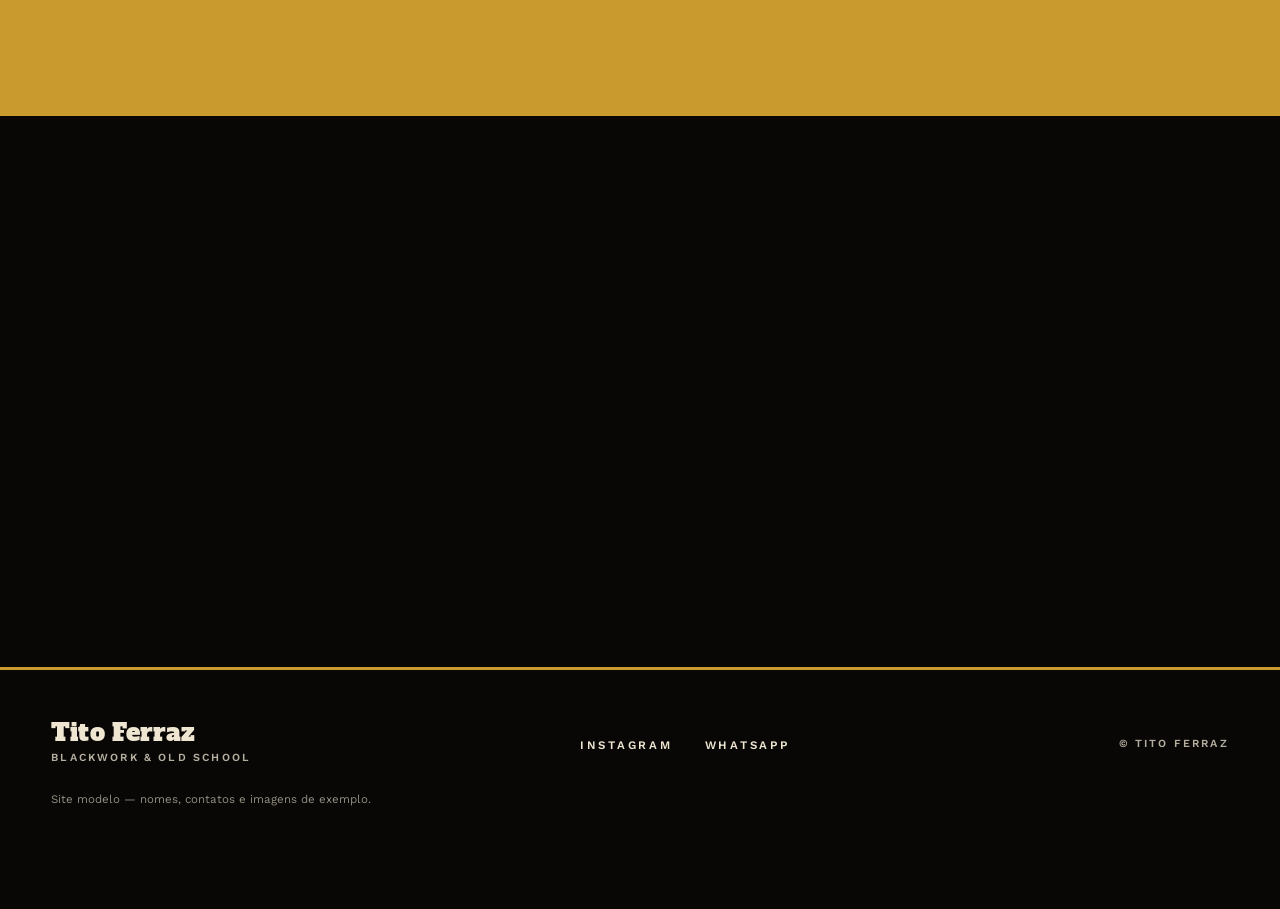
<file: modelos/blackwork/index.html>
<!DOCTYPE html>
<html lang="pt-BR">
<head>
  <meta charset="UTF-8">
  <meta name="viewport" content="width=device-width, initial-scale=1.0">
  <title>Tito Ferraz — Blackwork &amp; Old School</title>
  <meta name="description" content="Tito Ferraz, tatuador de blackwork e old school. Preto sólido, contorno grosso, tradicional americano e flash da semana. Manda a ideia e marca a sessão.">
  <meta name="theme-color" content="#0c0b09">

  <!-- Open Graph -->
  <meta property="og:title" content="Tito Ferraz — Blackwork &amp; Old School">
  <meta property="og:description" content="Linha firme, preto sólido. Tradicional, blackwork e flash da semana.">
  <meta property="og:type" content="website">
  <!-- [PREENCHER] trocar por uma foto real com URL absoluta (https://…/assets/images/tito-oficina.jpg) quando o domínio estiver definido -->
  <meta property="og:image" content="assets/images/tito-oficina.svg">

  <link rel="icon" href="assets/favicon.svg" type="image/svg+xml">

  <!-- Tipografia: slab pesada de letreiro + sans de oficina (carrega sem travar a primeira pintura) -->
  <link rel="preconnect" href="https://fonts.googleapis.com">
  <link rel="preconnect" href="https://fonts.gstatic.com" crossorigin>
  <link href="https://fonts.googleapis.com/css2?family=Alfa+Slab+One&family=Work+Sans:wght@400;500;600;700&display=swap" rel="stylesheet" media="print" onload="this.media='all'">
  <noscript><link href="https://fonts.googleapis.com/css2?family=Alfa+Slab+One&family=Work+Sans:wght@400;500;600;700&display=swap" rel="stylesheet"></noscript>

  <link rel="stylesheet" href="css/style.css">
  <!-- Intro "a folha de flash": decidida aqui, antes da primeira pintura, para cobrir a página sem piscar. Não toca com
       movimento reduzido, com âncora na URL, com a página já rolada, com a aba oculta ou se já foi vista nesta sessão.
       ?intro=1 força (revisão) e ?intro=0 desliga. -->
  <script>(function(){var d=document.documentElement;d.classList.add("js");try{var q=location.search;if(/[?&]intro=0\b/.test(q)||matchMedia("(prefers-reduced-motion: reduce)").matches)return;if(!/[?&]intro=1\b/.test(q)&&(location.hash||document.hidden||window.pageYOffset>4||sessionStorage.getItem("modelo-blackwork-intro")==="1"))return;d.classList.add("intro-ativa")}catch(e){}})();</script>
  <script src="js/intro.js" defer onerror="document.documentElement.classList.remove('intro-ativa')"></script>
  <script src="js/main.js" defer></script>
</head>
<body>
  <!-- [PREENCHER] Site modelo. Antes de publicar, trocar:
       · os links de WhatsApp (https://wa.me/ → https://wa.me/55DDDNUMERO) — 8 links;
       · os links de Instagram (https://www.instagram.com/ → https://www.instagram.com/perfil/) — 3 links;
       · o nome, os textos e as molduras de assets/images (.svg) pelas fotos reais (.jpg) — lista e prompts em imagens.json;
       · o og:image por uma URL absoluta. -->

  <!-- Sublinhado grosso sob as palavras em destaque, como a faixa de um letreiro old school -->
  <svg class="svg-lib" aria-hidden="true" focusable="false"><symbol id="risco" viewBox="0 0 300 24" preserveAspectRatio="none"><path pathLength="1" d="M3 13L297 11"/></symbol></svg>

  <!-- Cursor contextual (somente desktop / fine pointer) -->
  <div class="cursor" id="cursor" aria-hidden="true"><span class="cursor__label" id="cursorLabel"></span></div>

  <a class="skip-link" href="#hero">Pular para o conteúdo</a>

  <header class="site-head">
    <a href="#hero" class="site-head__brand" aria-label="TF — Tito Ferraz, voltar ao topo">
      <span class="font-display">TF</span>
    </a>
    <p class="site-head__meta">Blackwork &amp; Old School</p>
  </header>

  <main id="main">

    <!-- ============================== 01 · HERO ==============================
         A entrada é só CSS (existe sem JavaScript) e, com a intro, espera a cortina subir (--rise-start).
         À direita, uma folha de flash: cabeçalho, a foto e três desenhos numerados. -->
    <section class="hero section--light" id="hero" aria-label="Apresentação">
      <div class="hero__grid">
        <div class="hero__text">
          <p class="hero__eyebrow"><span>Tito Ferraz · tatuador de blackwork e old school</span></p>
          <h1 class="hero__title">
            <span class="hero__title-row"><span class="font-display">Linha firme,</span></span>
            <span class="hero__title-row"><span class="font-display">preto <em class="accent tem-risco">sólido.<svg class="risco" aria-hidden="true" focusable="false"><use href="#risco"/></svg></em></span></span>
          </h1>
          <p class="hero__sub">Tradicional americano e blackwork, de contorno grosso e preto bem batido. Desenho que se lê de longe e aguenta o tempo na pele.</p>
          <a class="cta-line hero__cta" href="https://wa.me/" target="_blank" rel="noopener noreferrer" data-cursor="ABRIR">
            <span class="cta-line__text">Marcar sessão</span>
            <span class="cta-line__arrow" aria-hidden="true">→</span>
          </a>
        </div>
        <figure class="hero__media folha">
          <p class="folha__topo" aria-hidden="true"><span>Folha Nº 01</span><span>Tito Ferraz</span></p>
          <div class="foto hero__foto">
            <img src="assets/images/tito-oficina.svg" alt="Tito Ferraz debruçado sobre o antebraço de um cliente, com a máquina na mão e folhas de flash na parede ao fundo" width="1280" height="1600" fetchpriority="high" data-parallax="foto">
          </div>
          <ol class="folha__flash" aria-hidden="true">
            <li>
              <svg class="desenho" viewBox="0 0 64 64" focusable="false"><path class="flash__tinta" d="M28 20C34 11 44 5 60 3C53 9 47 15 43 23Z" fill="currentColor"/><path class="flash__tinta" d="M24 30C22 39 16 47 6 54C16 51 24 45 31 35Z" fill="currentColor"/><g fill="none" stroke="currentColor" stroke-width="3" stroke-linejoin="round" stroke-linecap="round"><path pathLength="1" d="M6 22L14 19C19 15 25 16 29 20C36 27 44 33 52 38L62 41L54 41L59 52L49 43C41 40 33 36 26 31C20 28 16 25 14 24Z"/><path pathLength="1" d="M28 20C34 11 44 5 60 3C53 9 47 15 43 23"/><path pathLength="1" d="M24 30C22 39 16 47 6 54C16 51 24 45 31 35"/></g></svg>
              <span>Nº 01</span>
            </li>
            <li>
              <svg class="desenho" viewBox="0 0 40 72" focusable="false"><path class="flash__tinta" d="M16 10H24V24H16Z" fill="currentColor"/><g fill="none" stroke="currentColor" stroke-width="3" stroke-linejoin="round" stroke-linecap="round"><circle pathLength="1" cx="20" cy="6" r="4"/><path pathLength="1" d="M16 10H24V24H16Z"/><path pathLength="1" d="M4 28C6 24 10 24 20 24S34 24 36 28"/><path pathLength="1" d="M14 28L20 68L26 28Z"/></g></svg>
              <span>Nº 02</span>
            </li>
            <li>
              <svg class="desenho" viewBox="0 0 64 64" focusable="false"><path class="flash__tinta" d="M32 32L32 4L38.5 23.1ZM32 32L58.6 23.3L42.5 35.4ZM32 32L48.5 54.7L32 43ZM32 32L15.5 54.7L21.5 35.4ZM32 32L5.4 23.3L25.5 23.1Z" fill="currentColor"/><path pathLength="1" d="M32 4L38.5 23.1L58.6 23.3L42.5 35.4L48.5 54.7L32 43L15.5 54.7L21.5 35.4L5.4 23.3L25.5 23.1Z" fill="none" stroke="currentColor" stroke-width="3" stroke-linejoin="round"/></svg>
              <span>Nº 03</span>
            </li>
          </ol>
          <figcaption class="hero__caption">Tito Ferraz — na oficina</figcaption>
        </figure>
      </div>
      <div class="hero__footer">
        <p class="micro">Role pra ver</p>
        <span class="hero__scrollline" aria-hidden="true"></span>
        <p class="micro">Blackwork × Old School × Flash</p>
      </div>
    </section>

    <!-- ============================== 02 · TRABALHOS ============================== -->
    <section class="work section--dark" id="work" aria-label="Trabalhos">
      <div class="section-head">
        <p class="section-label reveal">Nº 02 · Trabalhos</p>
        <h2 class="section-title" data-titulo>
          <span class="font-display">Saiu da folha,</span><br>
          <span class="font-display">foi pra <em class="accent tem-risco">pele.<svg class="risco" aria-hidden="true" focusable="false"><use href="#risco"/></svg></em></span>
        </h2>
        <p class="section-sub reveal">Uma parte do que já saiu daqui. Cicatrizado, de preferência: é aí que a tattoo mostra o que é.</p>
      </div>
    </section>

    <!-- ============================== 03 · GALERIA HORIZONTAL ==============================
         Desktop com JS: a faixa anda para o lado enquanto a página desce (presa na tela). Celular, sem JS ou com
         movimento reduzido: rolagem lateral nativa. -->
    <section class="gallery section--dark" id="gallery" aria-label="Galeria de trabalhos" data-galeria>
      <div class="gallery__pin">
        <div class="gallery__track revela-grupo" id="galleryTrack" data-cursor="ARRASTE" tabindex="0" role="region" aria-label="Galeria horizontal — use as setas ou arraste">
          <figure class="gcard gcard--tall">
            <div class="gcard__foto"><img src="assets/images/trabalho-01-blackwork.svg" alt="Blackwork de preto sólido no antebraço: faixas largas e áreas fechadas em preto, com linhas finas de pele aparente" loading="lazy" width="1200" height="1600"></div>
            <figcaption><span class="gcard__num">Nº 01</span> Blackwork · Antebraço</figcaption>
          </figure>
          <figure class="gcard gcard--mid gcard--down">
            <div class="gcard__foto"><img src="assets/images/trabalho-02-aguia.svg" alt="Águia tradicional americana de asas abertas no peito, contorno grosso e cores chapadas em vermelho, amarelo e verde" loading="lazy" width="1280" height="1600"></div>
            <figcaption><span class="gcard__num">Nº 02</span> Old School · Peito</figcaption>
          </figure>
          <figure class="gcard gcard--tall">
            <div class="gcard__foto"><img src="assets/images/trabalho-03-adaga.svg" alt="Adaga atravessando uma rosa vermelha no antebraço, em estilo tradicional, com folhas verdes e cabo amarelo" loading="lazy" width="1200" height="1800"></div>
            <figcaption><span class="gcard__num">Nº 03</span> Old School · Adaga e rosa</figcaption>
          </figure>
          <figure class="gcard gcard--small gcard--up">
            <div class="gcard__foto"><img src="assets/images/trabalho-05-pantera.svg" alt="Pantera tradicional subindo pelo braço, com as garras de fora, corpo em preto sólido e boca vermelha" loading="lazy" width="1600" height="1600"></div>
            <figcaption><span class="gcard__num">Nº 04</span> Flash · Pantera</figcaption>
          </figure>
          <figure class="gcard gcard--mid">
            <div class="gcard__foto"><img src="assets/images/trabalho-04-ornamental.svg" alt="Ornamental escuro na canela: desenho simétrico com áreas de preto sólido, pontilhado e filigrana grossa" loading="lazy" width="1200" height="1600"></div>
            <figcaption><span class="gcard__num">Nº 05</span> Ornamental · Canela</figcaption>
          </figure>
          <figure class="gcard gcard--tall gcard--down">
            <div class="gcard__foto"><img src="assets/images/trabalho-06-cobertura.svg" alt="Cobertura em blackwork no ombro: uma forma ornamental grande em preto sólido que esconde uma tatuagem antiga" loading="lazy" width="1280" height="1600"></div>
            <figcaption><span class="gcard__num">Nº 06</span> Cobertura · Ombro</figcaption>
          </figure>
          <figure class="gcard gcard--mid gcard--up">
            <div class="gcard__foto"><img src="assets/images/trabalho-07-navio.svg" alt="Navio tradicional de velas cheias sobre ondas, na panturrilha, com contorno grosso e cores chapadas" loading="lazy" width="1200" height="1600"></div>
            <figcaption><span class="gcard__num">Nº 07</span> Old School · Panturrilha</figcaption>
          </figure>
          <figure class="gcard gcard--small">
            <div class="gcard__foto"><img src="assets/images/trabalho-08-detalhe.svg" alt="Close de um contorno grosso já cicatrizado, ao lado de uma área de preto sólido e outra de amarelo chapado" loading="lazy" width="1600" height="1600"></div>
            <figcaption><span class="gcard__num">Nº 08</span> Detalhe · Cicatrizado</figcaption>
          </figure>
          <div class="gcard gcard--text">
            <p class="font-display gcard__end">O resto<br>anda<br>por <em class="accent">aí.</em></p>
            <a class="cta-line" href="https://www.instagram.com/" target="_blank" rel="noopener noreferrer" data-cursor="ABRIR">
              <span class="cta-line__text">Ver no Instagram</span>
              <span class="cta-line__arrow" aria-hidden="true">→</span>
            </a>
          </div>
        </div>
      </div>
    </section>

    <!-- ============================== FAIXA ==============================
         Duas linhas que andam só com a rolagem, em sentidos opostos (sem loop automático). -->
    <div class="marquee section--ocre" aria-hidden="true" data-faixa>
      <div class="marquee__row" data-faixa-linha="-1">
        <span class="marquee__chunk font-display">Blackwork <i>×</i> Old School <i>×</i> Flash <i>×</i> Ornamental <i>×</i> Preto sólido <i>×</i> Tradicional <i>×</i>&nbsp;</span>
        <span class="marquee__chunk font-display">Blackwork <i>×</i> Old School <i>×</i> Flash <i>×</i> Ornamental <i>×</i> Preto sólido <i>×</i> Tradicional <i>×</i>&nbsp;</span>
        <span class="marquee__chunk font-display">Blackwork <i>×</i> Old School <i>×</i> Flash <i>×</i> Ornamental <i>×</i> Preto sólido <i>×</i> Tradicional <i>×</i>&nbsp;</span>
      </div>
      <div class="marquee__row marquee__row--stencil" data-faixa-linha="1">
        <span class="marquee__chunk font-display">Blackwork <i>×</i> Old School <i>×</i> Flash <i>×</i> Ornamental <i>×</i> Preto sólido <i>×</i> Tradicional <i>×</i>&nbsp;</span>
        <span class="marquee__chunk font-display">Blackwork <i>×</i> Old School <i>×</i> Flash <i>×</i> Ornamental <i>×</i> Preto sólido <i>×</i> Tradicional <i>×</i>&nbsp;</span>
        <span class="marquee__chunk font-display">Blackwork <i>×</i> Old School <i>×</i> Flash <i>×</i> Ornamental <i>×</i> Preto sólido <i>×</i> Tradicional <i>×</i>&nbsp;</span>
      </div>
    </div>

    <!-- ============================== 04 · ESTILOS ============================== -->
    <section class="styles section--light" id="styles" aria-label="Estilos">
      <div class="section-head">
        <p class="section-label reveal">Nº 03 · Estilos</p>
        <h2 class="section-title" data-titulo>
          <span class="font-display">Faço pouco,</span><br>
          <span class="font-display">faço <em class="accent">bem.</em></span>
        </h2>
        <p class="section-sub reveal">Não faço de tudo. Faço o que sei fazer direito, com o mesmo princípio: preto que segura e desenho que se lê.</p>
      </div>
      <div class="styles__grid">
        <ul class="styles__list revela-grupo" id="stylesList">
          <li><button type="button" class="styles__item is-active" data-style="blackwork" aria-pressed="true"><span class="styles__num">Nº 01</span><span class="styles__name font-display">Blackwork</span></button></li>
          <li><button type="button" class="styles__item" data-style="oldschool" aria-pressed="false"><span class="styles__num">Nº 02</span><span class="styles__name font-display">Old School</span></button></li>
          <li><button type="button" class="styles__item" data-style="flash" aria-pressed="false"><span class="styles__num">Nº 03</span><span class="styles__name font-display">Flash</span></button></li>
          <li><button type="button" class="styles__item" data-style="ornamental" aria-pressed="false"><span class="styles__num">Nº 04</span><span class="styles__name font-display">Ornamental</span></button></li>
          <li><button type="button" class="styles__item" data-style="geometrico" aria-pressed="false"><span class="styles__num">Nº 05</span><span class="styles__name font-display">Geométrico</span></button></li>
          <li><button type="button" class="styles__item" data-style="cobertura" aria-pressed="false"><span class="styles__num">Nº 06</span><span class="styles__name font-display">Cobertura</span></button></li>
        </ul>
        <div class="styles__media" data-revela-foto>
          <figure class="styles__img is-active" data-style-img="blackwork">
            <img src="assets/images/trabalho-01-blackwork.svg" alt="Blackwork de preto sólido no antebraço" loading="lazy" width="1200" height="1600">
          </figure>
          <figure class="styles__img" data-style-img="oldschool">
            <img src="assets/images/trabalho-02-aguia.svg" alt="Águia tradicional americana no peito" loading="lazy" width="1280" height="1600">
          </figure>
          <figure class="styles__img" data-style-img="flash">
            <img src="assets/images/trabalho-05-pantera.svg" alt="Pantera tradicional tirada da folha de flash, tatuada no braço" loading="lazy" width="1600" height="1600">
          </figure>
          <figure class="styles__img" data-style-img="ornamental">
            <img src="assets/images/trabalho-04-ornamental.svg" alt="Ornamental escuro na canela" loading="lazy" width="1200" height="1600">
          </figure>
          <figure class="styles__img" data-style-img="geometrico">
            <img src="assets/images/estilo-geometrico.svg" alt="Blackwork geométrico no braço: hexágonos e triângulos encaixados em preto sólido, com linhas grossas e limpas" loading="lazy" width="1200" height="1600">
          </figure>
          <figure class="styles__img" data-style-img="cobertura">
            <img src="assets/images/trabalho-06-cobertura.svg" alt="Cobertura em blackwork no ombro, escondendo uma tatuagem antiga" loading="lazy" width="1280" height="1600">
          </figure>
          <span class="styles__frame" aria-hidden="true" data-parallax="moldura"></span>
        </div>
      </div>
    </section>

    <!-- ============================== 05 · FLASH DA SEMANA ==============================
         Uma folha de flash de verdade: cabeçalho, grade, números. Cada desenho é tatuado uma vez só. -->
    <section class="flash-semana section--kraft" id="flash" aria-label="Flash da semana">
      <div class="section-head">
        <p class="section-label reveal">Nº 04 · Flash da semana</p>
        <h2 class="section-title" data-titulo>
          <span class="font-display">Escolheu,</span><br>
          <span class="font-display"><em class="accent tem-risco">é seu.<svg class="risco" aria-hidden="true" focusable="false"><use href="#risco"/></svg></em></span>
        </h2>
        <p class="section-sub reveal">Desenhos prontos, feitos uma vez só. Escolheu, é seu. Depois de tatuado, o desenho sai da folha.</p>
      </div>
      <div class="folha-flash">
        <p class="folha-flash__topo" aria-hidden="true"><span>Folha Nº 04</span><span>Flash · Tito Ferraz</span></p>
        <ol class="folha-flash__grade revela-grupo">
          <li class="fcard">
            <div class="fcard__foto"><img src="assets/images/flash-01-andorinha.svg" alt="Desenho de flash pintado à mão: andorinha em voo, de asas abertas, em aquarela sobre papel creme" loading="lazy" width="1280" height="1600"></div>
            <p class="fcard__rotulo"><span class="fcard__num">Nº 01</span> Andorinha</p>
          </li>
          <li class="fcard">
            <div class="fcard__foto"><img src="assets/images/flash-02-adaga.svg" alt="Desenho de flash pintado à mão: adaga atravessando uma rosa vermelha com duas folhas" loading="lazy" width="1280" height="1600"></div>
            <p class="fcard__rotulo"><span class="fcard__num">Nº 02</span> Adaga e rosa</p>
          </li>
          <li class="fcard">
            <div class="fcard__foto"><img src="assets/images/flash-03-pantera.svg" alt="Desenho de flash pintado à mão: pantera preta rastejando com as garras de fora" loading="lazy" width="1280" height="1600"></div>
            <p class="fcard__rotulo"><span class="fcard__num">Nº 03</span> Pantera</p>
          </li>
          <li class="fcard">
            <div class="fcard__foto"><img src="assets/images/flash-04-caveira.svg" alt="Desenho de flash pintado à mão: caveira com uma cobra verde passando pelo olho" loading="lazy" width="1280" height="1600"></div>
            <p class="fcard__rotulo"><span class="fcard__num">Nº 04</span> Caveira e cobra</p>
          </li>
          <li class="fcard">
            <div class="fcard__foto"><img src="assets/images/flash-05-coracao.svg" alt="Desenho de flash pintado à mão: coração vermelho envolto por uma faixa em branco" loading="lazy" width="1280" height="1600"></div>
            <p class="fcard__rotulo"><span class="fcard__num">Nº 05</span> Coração com faixa</p>
          </li>
          <li class="fcard">
            <div class="fcard__foto"><img src="assets/images/flash-06-ancora.svg" alt="Desenho de flash pintado à mão: âncora envolta por uma corda" loading="lazy" width="1280" height="1600"></div>
            <p class="fcard__rotulo"><span class="fcard__num">Nº 06</span> Âncora</p>
          </li>
        </ol>
      </div>
      <div class="flash-semana__cta reveal">
        <a class="btn-editorial" href="https://wa.me/" target="_blank" rel="noopener noreferrer" data-cursor="ABRIR">Quero um desses</a>
        <p class="flash-semana__nota">Manda o número do desenho no WhatsApp.</p>
      </div>
    </section>

    <!-- ============================== 06 · MANIFESTO ============================== -->
    <section class="manifesto section--black" id="manifesto" aria-label="Manifesto">
      <svg class="flash flash--andorinha" viewBox="0 0 64 64" aria-hidden="true" focusable="false" data-desenha data-parallax="flash" data-vel="1"><path class="flash__tinta" d="M28 20C34 11 44 5 60 3C53 9 47 15 43 23Z" fill="currentColor"/><path class="flash__tinta" d="M24 30C22 39 16 47 6 54C16 51 24 45 31 35Z" fill="currentColor"/><g fill="none" stroke="currentColor" stroke-width="2.6" stroke-linejoin="round" stroke-linecap="round"><path pathLength="1" d="M6 22L14 19C19 15 25 16 29 20C36 27 44 33 52 38L62 41L54 41L59 52L49 43C41 40 33 36 26 31C20 28 16 25 14 24Z"/><path pathLength="1" d="M28 20C34 11 44 5 60 3C53 9 47 15 43 23"/><path pathLength="1" d="M24 30C22 39 16 47 6 54C16 51 24 45 31 35"/></g><circle class="flash__tinta" cx="13.5" cy="20.5" r="1.4" fill="currentColor"/></svg>
      <svg class="flash flash--estrela" viewBox="0 0 64 64" aria-hidden="true" focusable="false" data-desenha data-parallax="flash" data-vel="-1.4"><path class="flash__tinta" d="M32 32L32 4L38.5 23.1ZM32 32L58.6 23.3L42.5 35.4ZM32 32L48.5 54.7L32 43ZM32 32L15.5 54.7L21.5 35.4ZM32 32L5.4 23.3L25.5 23.1Z" fill="currentColor"/><path pathLength="1" d="M32 4L38.5 23.1L58.6 23.3L42.5 35.4L48.5 54.7L32 43L15.5 54.7L21.5 35.4L5.4 23.3L25.5 23.1Z" fill="none" stroke="currentColor" stroke-width="2.4" stroke-linejoin="round"/></svg>
      <svg class="flash flash--adaga" viewBox="0 0 40 72" aria-hidden="true" focusable="false" data-desenha data-parallax="flash" data-vel="1.8"><path class="flash__tinta" d="M16 10H24V24H16Z" fill="currentColor"/><g fill="none" stroke="currentColor" stroke-width="2.4" stroke-linejoin="round" stroke-linecap="round"><circle pathLength="1" cx="20" cy="6" r="4"/><path pathLength="1" d="M16 10H24V24H16Z"/><path pathLength="1" d="M4 28C6 24 10 24 20 24S34 24 36 28"/><path pathLength="1" d="M14 28L20 68L26 28Z"/><path pathLength="1" d="M20 31V58"/></g></svg>
      <div class="manifesto__inner">
        <h2 class="manifesto__title" data-titulo>
          <span class="font-display">Moda passa.</span><br>
          <span class="font-display"><em class="accent">Preto fica.</em></span>
        </h2>
        <p class="manifesto__sub reveal">Tatuagem tradicional não segue tendência. Por isso continua de pé.</p>
      </div>
    </section>

    <!-- ============================== 07 · SOBRE ============================== -->
    <section class="about section--light" id="about" aria-label="Sobre o Tito Ferraz">
      <div class="about__grid">
        <figure class="about__media" data-revela-foto>
          <div class="foto about__foto">
            <img src="assets/images/tito-retrato.svg" alt="Tito Ferraz de braços cruzados diante da bancada, com os antebraços tatuados à mostra e máquinas e tintas ao fundo" loading="lazy" width="1200" height="1600" data-parallax="foto">
          </div>
          <figcaption class="about__caption micro">A bancada · Folha Nº 05</figcaption>
        </figure>
        <div class="about__text">
          <p class="section-label reveal">Nº 05 · Quem tatua</p>
          <h2 class="section-title" data-titulo><span class="font-display">O <em class="accent">Tito.</em></span></h2>
          <p class="about__lead reveal">Aprendi olhando folha de flash antiga e redesenhando até a mão acertar.</p>
          <p class="reveal">Hoje o trabalho anda por dois caminhos. O tradicional americano, com contorno grosso, cor chapada e desenho que se lê do outro lado da rua. E o blackwork, com preto sólido, geometria e ornamento pesado.</p>
          <p class="reveal">Na cadeira, a conversa é reta: o que funciona, o que não funciona e por quê. Se a ideia não vai envelhecer bem, eu falo antes de começar.</p>
          <ul class="about__facts reveal" aria-label="Em resumo">
            <li>Blackwork</li>
            <li>Old School</li>
            <li>Flash e projeto próprio</li>
          </ul>
        </div>
      </div>
    </section>

    <!-- ============================== 08 · PERGUNTAS ============================== -->
    <section class="faq section--dark" id="faq" aria-label="Perguntas frequentes">
      <div class="section-head">
        <p class="section-label reveal">Nº 06 · Perguntas</p>
        <h2 class="section-title" data-titulo><span class="font-display">Pergunta</span><br><span class="font-display">sem <em class="accent">rodeio.</em></span></h2>
        <p class="section-sub reveal">O que todo mundo quer saber antes de sentar na cadeira.</p>
      </div>
      <div class="faq__grid">
        <div class="faq__list revela-grupo" id="faqList">

          <div class="faq__item" data-faq-img="flash">
            <h3><button type="button" class="faq__q" aria-expanded="false" aria-controls="faq-a1" id="faq-q1"><span class="faq__num">01</span><span class="faq__question">Você faz desenho exclusivo ou só flash?</span></button></h3>
            <div class="faq__a" id="faq-a1" role="region" aria-labelledby="faq-q1"><p>Os dois. O flash é desenho pronto e sai uma vez só. Projeto próprio a gente desenha junto, a partir da sua ideia e do lugar do corpo.</p></div>
          </div>

          <div class="faq__item" data-faq-img="flash">
            <h3><button type="button" class="faq__q" aria-expanded="false" aria-controls="faq-a2" id="faq-q2"><span class="faq__num">02</span><span class="faq__question">Como funciona o flash da semana?</span></button></h3>
            <div class="faq__a" id="faq-a2" role="region" aria-labelledby="faq-q2"><p>Os desenhos ficam na folha até alguém escolher. Escolheu, a gente marca a data e o desenho sai da folha. Não repito flash.</p></div>
          </div>

          <div class="faq__item" data-faq-img="cobertura">
            <h3><button type="button" class="faq__q" aria-expanded="false" aria-controls="faq-a3" id="faq-q3"><span class="faq__num">03</span><span class="faq__question">Dá pra cobrir uma tatuagem antiga com blackwork?</span></button></h3>
            <div class="faq__a" id="faq-a3" role="region" aria-labelledby="faq-q3"><p>Muitas vezes dá. Depende do tamanho, da cor e de quão escura a antiga está. Manda uma foto com boa luz que eu te digo o que dá pra fazer, e o que não dá.</p></div>
          </div>

          <div class="faq__item" data-faq-img="cobertura">
            <h3><button type="button" class="faq__q" aria-expanded="false" aria-controls="faq-a4" id="faq-q4"><span class="faq__num">04</span><span class="faq__question">A cobertura fica do mesmo tamanho?</span></button></h3>
            <div class="faq__a" id="faq-a4" role="region" aria-labelledby="faq-q4"><p>Quase nunca. Pra esconder direito, o desenho novo costuma ser maior e mais escuro que o antigo. Isso a gente acerta na conversa, antes de marcar.</p></div>
          </div>

          <div class="faq__item" data-faq-img="aguia">
            <h3><button type="button" class="faq__q" aria-expanded="false" aria-controls="faq-a5" id="faq-q5"><span class="faq__num">05</span><span class="faq__question">Faz tattoo colorida?</span></button></h3>
            <div class="faq__a" id="faq-a5" role="region" aria-labelledby="faq-q5"><p>No tradicional, sim: paleta clássica, poucas cores, bem chapadas. Realismo colorido não é a minha, e se for o caso eu te indico quem faz.</p></div>
          </div>

          <div class="faq__item" data-faq-img="tito">
            <h3><button type="button" class="faq__q" aria-expanded="false" aria-controls="faq-a6" id="faq-q6"><span class="faq__num">06</span><span class="faq__question">Como funciona o orçamento?</span></button></h3>
            <div class="faq__a" id="faq-a6" role="region" aria-labelledby="faq-q6"><p>Manda a ideia (ou o número do flash), o lugar do corpo e o tamanho aproximado. Com isso eu te passo o valor e as datas livres.</p></div>
          </div>

          <div class="faq__item" data-faq-img="stencil">
            <h3><button type="button" class="faq__q" aria-expanded="false" aria-controls="faq-a7" id="faq-q7"><span class="faq__num">07</span><span class="faq__question">Precisa de sinal pra marcar?</span></button></h3>
            <div class="faq__a" id="faq-a7" role="region" aria-labelledby="faq-q7"><p>Pra reservar a data, sim. O valor e a forma de pagamento a gente combina direto na conversa.</p></div>
          </div>

          <div class="faq__item" data-faq-img="blackwork">
            <h3><button type="button" class="faq__q" aria-expanded="false" aria-controls="faq-a8" id="faq-q8"><span class="faq__num">08</span><span class="faq__question">Como cuido da tattoo depois?</span></button></h3>
            <div class="faq__a" id="faq-a8" role="region" aria-labelledby="faq-q8"><p>Você sai daqui com as orientações explicadas. Ficou com dúvida depois, é só chamar.</p></div>
          </div>

        </div>
        <div class="faq__media" aria-hidden="true">
          <figure class="faq__img is-active" data-img="flash"><img src="assets/images/flash-01-andorinha.svg" alt="" loading="lazy" width="1280" height="1600"></figure>
          <figure class="faq__img" data-img="cobertura"><img src="assets/images/trabalho-06-cobertura.svg" alt="" loading="lazy" width="1280" height="1600"></figure>
          <figure class="faq__img" data-img="aguia"><img src="assets/images/trabalho-02-aguia.svg" alt="" loading="lazy" width="1280" height="1600"></figure>
          <figure class="faq__img" data-img="tito"><img src="assets/images/tito-oficina.svg" alt="" loading="lazy" width="1280" height="1600"></figure>
          <figure class="faq__img" data-img="stencil"><img src="assets/images/processo-stencil.svg" alt="" loading="lazy" width="1280" height="1600"></figure>
          <figure class="faq__img" data-img="blackwork"><img src="assets/images/trabalho-01-blackwork.svg" alt="" loading="lazy" width="1200" height="1600"></figure>
        </div>
      </div>
    </section>

    <!-- ============================== 09 · REGRAS DA OFICINA ============================== -->
    <section class="reasons section--light" id="reasons" aria-label="Regras da oficina">
      <div class="section-head">
        <p class="section-label reveal">Nº 07 · Regras da oficina</p>
        <h2 class="section-title" data-titulo><span class="font-display">Regras da</span><br><span class="font-display"><em class="accent">oficina.</em></span></h2>
      </div>
      <ol class="reasons__list">
        <li class="reason reveal">
          <span class="reason__num font-display" aria-hidden="true"><small>Nº</small>01</span>
          <div class="reason__body"><h3>Linha que segura</h3><p>Contorno grosso e preto bem aplicado. É o que mantém o desenho legível quando a pele muda com o tempo.</p></div>
        </li>
        <li class="reason reveal">
          <span class="reason__num font-display" aria-hidden="true"><small>Nº</small>02</span>
          <div class="reason__body"><h3>Desenho que se lê de longe</h3><p>Pouca firula, muita leitura. Se não dá pra entender a tattoo a dois passos de distância, tem coisa sobrando.</p></div>
        </li>
        <li class="reason reveal">
          <span class="reason__num font-display" aria-hidden="true"><small>Nº</small>03</span>
          <div class="reason__body"><h3>Papo reto</h3><p>Se o lugar, o tamanho ou a ideia não vão funcionar, você fica sabendo antes da agulha encostar na pele.</p></div>
        </li>
        <li class="reason reveal">
          <span class="reason__num font-display" aria-hidden="true"><small>Nº</small>04</span>
          <div class="reason__body"><h3>Quem desenha, tatua</h3><p>Do papel à pele, é a mesma mão. Sem intermediário no meio do caminho.</p></div>
        </li>
        <li class="reason reveal">
          <span class="reason__num font-display" aria-hidden="true"><small>Nº</small>05</span>
          <div class="reason__body"><h3>Flash é uma vez só</h3><p>Desenho da folha não se repete. O seu não vai aparecer igualzinho no braço de outra pessoa.</p></div>
        </li>
      </ol>
    </section>

    <!-- ============================== 10 · COMO FUNCIONA ============================== -->
    <section class="process section--dark" id="process" aria-label="Como funciona">
      <div class="section-head">
        <p class="section-label reveal">Nº 08 · Como funciona</p>
        <h2 class="section-title" data-titulo><span class="font-display">Do papo</span><br><span class="font-display">à <em class="accent">agulha.</em></span></h2>
      </div>
      <div class="process__grid">
        <div class="process__trilho" data-passos>
          <span class="process__linha" aria-hidden="true"></span>
          <ol class="process__steps">
            <li class="pstep"><span class="pstep__num font-display">01</span><div><h3>Ideia</h3><p>Escolhe um flash da folha ou manda a sua ideia, com referência, lugar do corpo e tamanho.</p></div></li>
            <li class="pstep"><span class="pstep__num font-display">02</span><div><h3>Orçamento</h3><p>Eu te passo o valor e as datas livres.</p></div></li>
            <li class="pstep"><span class="pstep__num font-display">03</span><div><h3>Reserva</h3><p>Com a data reservada e o sinal pago, o desenho é fechado. Se for flash, ele sai da folha.</p></div></li>
            <li class="pstep"><span class="pstep__num font-display">04</span><div><h3>Sessão</h3><p>Stencil, ajuste no corpo e máquina. Sem pressa.</p></div></li>
            <li class="pstep"><span class="pstep__num font-display">05</span><div><h3>Cuidados</h3><p>Você sai com as orientações de cuidado e com o canal aberto pra qualquer dúvida.</p></div></li>
          </ol>
        </div>
        <figure class="process__media" data-revela-foto>
          <div class="foto process__foto">
            <img src="assets/images/processo-stencil.svg" alt="Stencil roxo de uma andorinha recém-transferido para o antebraço, com as mãos de luva preta esticando a pele" loading="lazy" width="1280" height="1600">
          </div>
          <figcaption class="micro">Stencil na pele — antes da máquina</figcaption>
        </figure>
      </div>
    </section>

    <!-- ============================== 11 · CONTATO ============================== -->
    <section class="booking section--ocre" id="contact" aria-label="Contato">
      <div class="booking__inner">
        <a class="booking__phone-wrap" href="https://wa.me/" target="_blank" rel="noopener noreferrer" aria-label="Chamar o Tito Ferraz no WhatsApp" data-cursor="ABRIR">
          <!-- Andorinha de flash carregando a faixa "Bora?"; o traço se desenha quando entra na tela -->
          <svg class="booking__ave booking__phone" viewBox="0 0 240 232" aria-hidden="true" focusable="false" data-desenha>
            <g transform="translate(16 2) scale(3.3)">
              <g class="booking__voo">
                <path class="flash__tinta" d="M28 20C34 11 44 5 60 3C53 9 47 15 43 23Z" fill="currentColor"/>
                <path class="flash__tinta" d="M24 30C22 39 16 47 6 54C16 51 24 45 31 35Z" fill="currentColor"/>
                <g fill="none" stroke="currentColor" stroke-width="1.5" stroke-linejoin="round" stroke-linecap="round">
                  <path pathLength="1" d="M6 22L14 19C19 15 25 16 29 20C36 27 44 33 52 38L62 41L54 41L59 52L49 43C41 40 33 36 26 31C20 28 16 25 14 24Z"/>
                  <path pathLength="1" d="M28 20C34 11 44 5 60 3C53 9 47 15 43 23"/>
                  <path pathLength="1" d="M24 30C22 39 16 47 6 54C16 51 24 45 31 35"/>
                </g>
                <circle class="flash__tinta" cx="13.5" cy="20.5" r="1.3" fill="currentColor"/>
              </g>
            </g>
            <g class="booking__faixa" stroke="currentColor" stroke-width="5" stroke-linejoin="round">
              <path class="flash__tinta" d="M8 190L32 184V220L8 226L18 207Z" fill="currentColor" stroke="none"/>
              <path class="flash__tinta" d="M232 190L208 184V220L232 226L222 207Z" fill="currentColor" stroke="none"/>
              <path class="booking__faixa-fundo" pathLength="1" d="M32 184H208V220H32Z"/>
              <text class="flash__tinta" x="120" y="213" text-anchor="middle" stroke="none" fill="currentColor">Bora?</text>
            </g>
          </svg>
        </a>
        <div class="booking__text">
          <p class="section-label reveal">Nº 09 · Contato</p>
          <h2 class="booking__title" data-titulo>
            <span class="font-display">Tem ideia?</span><br>
            <span class="font-display"><em class="accent tem-risco">Manda.<svg class="risco" aria-hidden="true" focusable="false"><use href="#risco"/></svg></em></span>
          </h2>
          <p class="booking__sub reveal">Flash ou projeto próprio: me chama com a ideia, o lugar do corpo e o tamanho que você imagina.</p>
          <div class="reveal">
            <a class="btn-editorial" href="https://wa.me/" target="_blank" rel="noopener noreferrer" data-cursor="ABRIR">Chamar no WhatsApp</a>
            <p class="micro booking__alt">ou pelo <a href="https://www.instagram.com/" target="_blank" rel="noopener noreferrer">Direct no Instagram</a></p>
          </div>
        </div>
      </div>
    </section>

    <!-- ============================== 12 · CTA FINAL ============================== -->
    <section class="finale section--black" id="finale" aria-label="Marcar sessão">
      <svg class="flash flash--coracao" viewBox="0 0 64 64" aria-hidden="true" focusable="false" data-desenha data-parallax="flash" data-vel="-1.2"><path class="flash__tinta" d="M32 56C14 44 6 31 12 20C17 11 28 12 32 21C36 12 47 11 52 20C58 31 50 44 32 56Z" fill="currentColor"/><path pathLength="1" d="M32 56C14 44 6 31 12 20C17 11 28 12 32 21C36 12 47 11 52 20C58 31 50 44 32 56Z" fill="none" stroke="currentColor" stroke-width="2.4" stroke-linejoin="round"/><path class="flash__faixa" pathLength="1" d="M6 29H58V40H6ZM6 29L1 34.5L6 40M58 29L63 34.5L58 40" stroke="currentColor" stroke-width="2.4" stroke-linejoin="round"/></svg>
      <svg class="flash flash--ancora" viewBox="0 0 64 72" aria-hidden="true" focusable="false" data-desenha data-parallax="flash" data-vel="1.5"><path class="flash__tinta" d="M5 50L10 43L15 49ZM59 50L54 43L49 49Z" fill="currentColor"/><g fill="none" stroke="currentColor" stroke-width="2.4" stroke-linejoin="round" stroke-linecap="round"><circle pathLength="1" cx="32" cy="8" r="5"/><path pathLength="1" d="M32 13V64"/><path pathLength="1" d="M20 20H44"/><path pathLength="1" d="M10 46C12 58 22 64 32 64C42 64 52 58 54 46"/><path pathLength="1" d="M5 50L10 43L15 49M59 50L54 43L49 49"/></g></svg>
      <div class="finale__grid">
        <div class="finale__text">
          <h2 class="finale__title" data-titulo>
            <span class="font-display">Folha aberta,</span><br>
            <span class="font-display"><em class="accent tem-risco">agulha pronta.<svg class="risco" aria-hidden="true" focusable="false"><use href="#risco"/></svg></em></span>
          </h2>
          <div class="reveal">
            <a class="btn-editorial btn-editorial--light" href="https://wa.me/" target="_blank" rel="noopener noreferrer" data-cursor="ABRIR">Marcar sessão</a>
          </div>
        </div>
      </div>
    </section>

    <!-- ============================== 13 · RODAPÉ ============================== -->
    <footer class="footer section--black" aria-label="Rodapé">
      <div class="footer__inner">
        <p class="footer__brand"><span class="font-display">Tito Ferraz</span><span class="micro">Blackwork &amp; Old School</span></p>
        <nav class="footer__links" aria-label="Redes">
          <a href="https://www.instagram.com/" target="_blank" rel="noopener noreferrer" data-cursor="ABRIR">Instagram</a>
          <a href="https://wa.me/" target="_blank" rel="noopener noreferrer" data-cursor="ABRIR">WhatsApp</a>
        </nav>
        <p class="micro">© Tito Ferraz</p>
      </div>
      <p class="footer__modelo">Site modelo — nomes, contatos e imagens de exemplo.</p>
    </footer>

  </main>

  <!-- ============================== NAV INFERIOR ============================== -->
  <nav class="nav" id="nav" aria-label="Navegação principal">
    <ul class="nav__list">
      <li><a href="#hero" class="nav__link is-active" data-section="hero" aria-current="location">Início</a></li>
      <li><a href="#work" class="nav__link" data-section="work">Trabalhos</a></li>
      <li><a href="#styles" class="nav__link" data-section="styles">Estilos</a></li>
      <li><a href="#flash" class="nav__link" data-section="flash">Flash</a></li>
      <li><a href="#about" class="nav__link" data-section="about">Sobre</a></li>
      <li><a href="#faq" class="nav__link" data-section="faq">Perguntas</a></li>
      <li><a href="#contact" class="nav__link" data-section="contact">Contato</a></li>
    </ul>
    <a class="nav__cta" href="https://wa.me/" target="_blank" rel="noopener noreferrer">Marcar sessão</a>
  </nav>

  <!-- Nav mobile compacta -->
  <nav class="mnav" id="mnav" aria-label="Navegação">
    <button type="button" class="mnav__toggle" id="mnavToggle" aria-expanded="false" aria-controls="mnavMenu">
      <span class="mnav__toggle-label">Menu</span>
    </button>
    <a class="mnav__cta" href="https://wa.me/" target="_blank" rel="noopener noreferrer">Marcar sessão</a>
  </nav>
  <div class="mnav__menu" id="mnavMenu" hidden>
    <ul>
      <li><a href="#hero"><span class="micro">Nº 01</span><span class="font-display">Início</span></a></li>
      <li><a href="#work"><span class="micro">Nº 02</span><span class="font-display">Trabalhos</span></a></li>
      <li><a href="#styles"><span class="micro">Nº 03</span><span class="font-display">Estilos</span></a></li>
      <li><a href="#flash"><span class="micro">Nº 04</span><span class="font-display">Flash</span></a></li>
      <li><a href="#about"><span class="micro">Nº 05</span><span class="font-display">Sobre</span></a></li>
      <li><a href="#faq"><span class="micro">Nº 06</span><span class="font-display">Perguntas</span></a></li>
      <li><a href="#contact"><span class="micro">Nº 07</span><span class="font-display">Contato</span></a></li>
    </ul>
  </div>
</body>
</html>
</file>
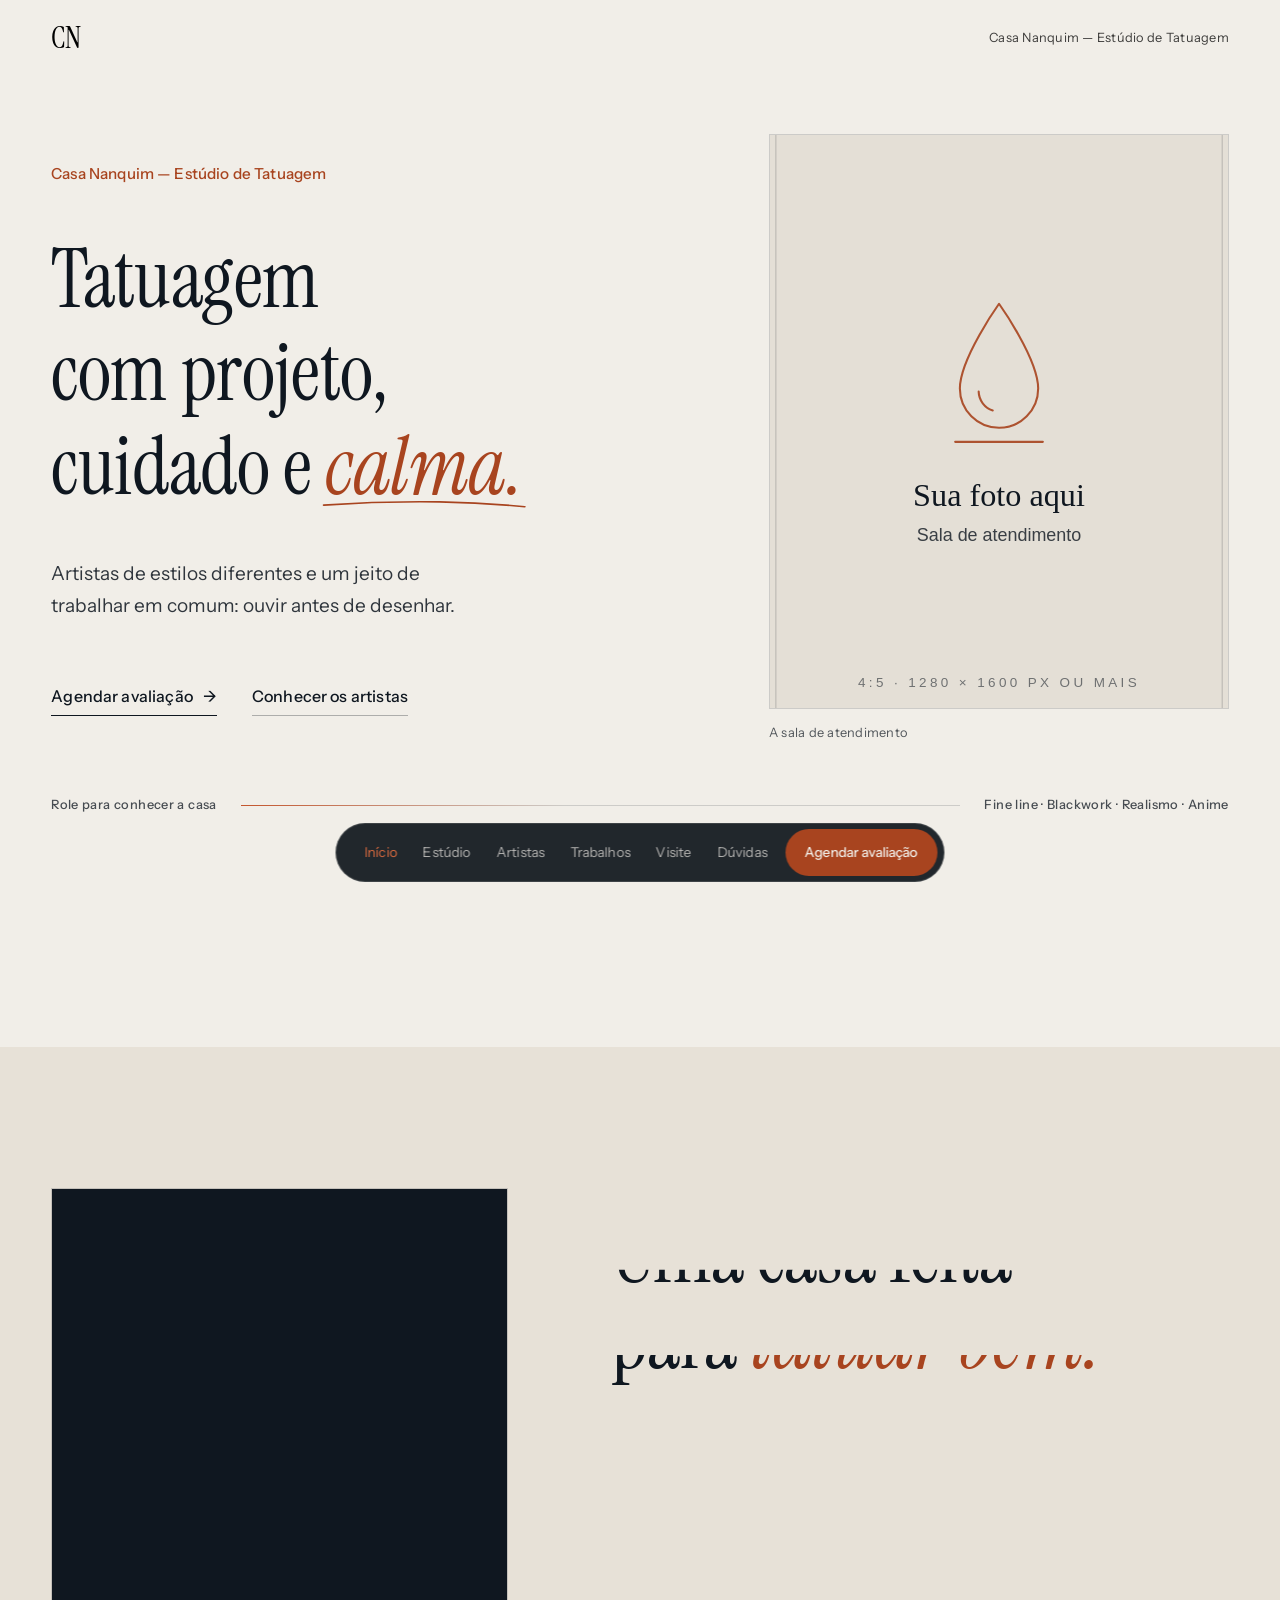
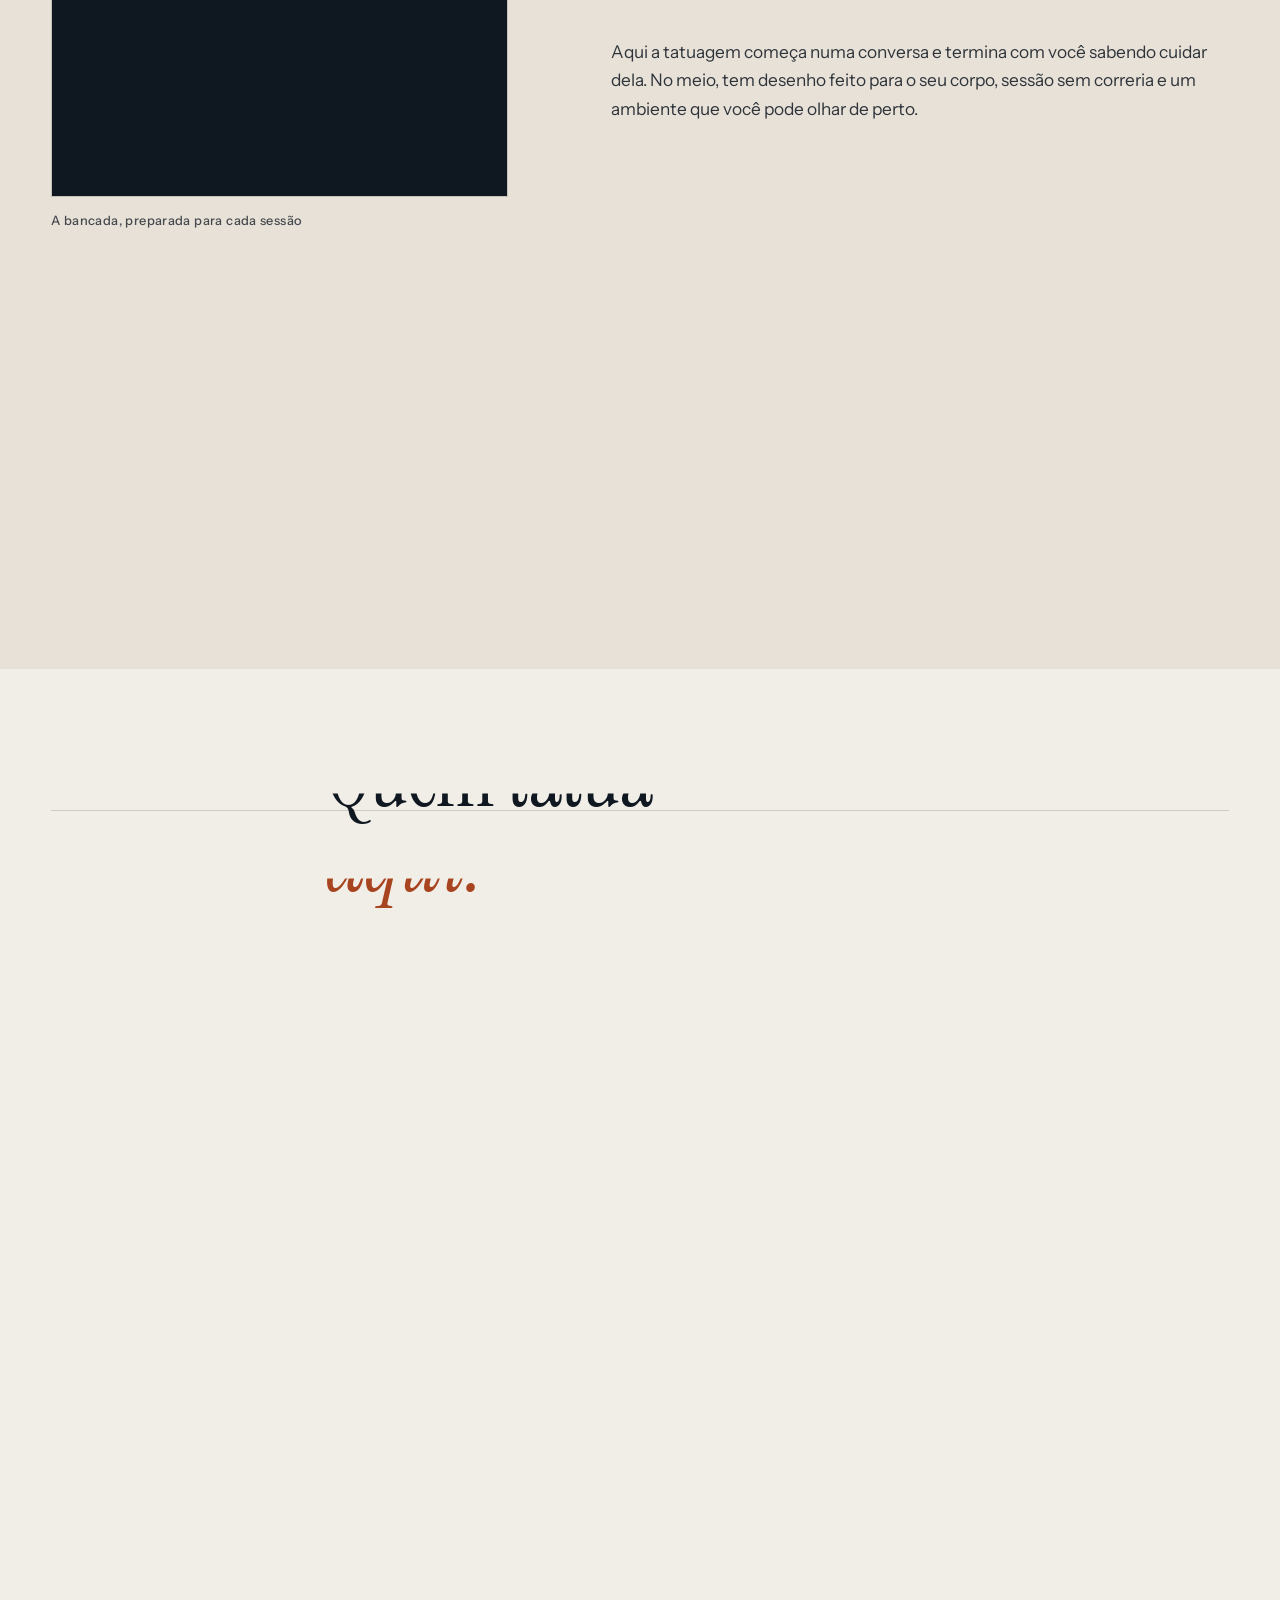
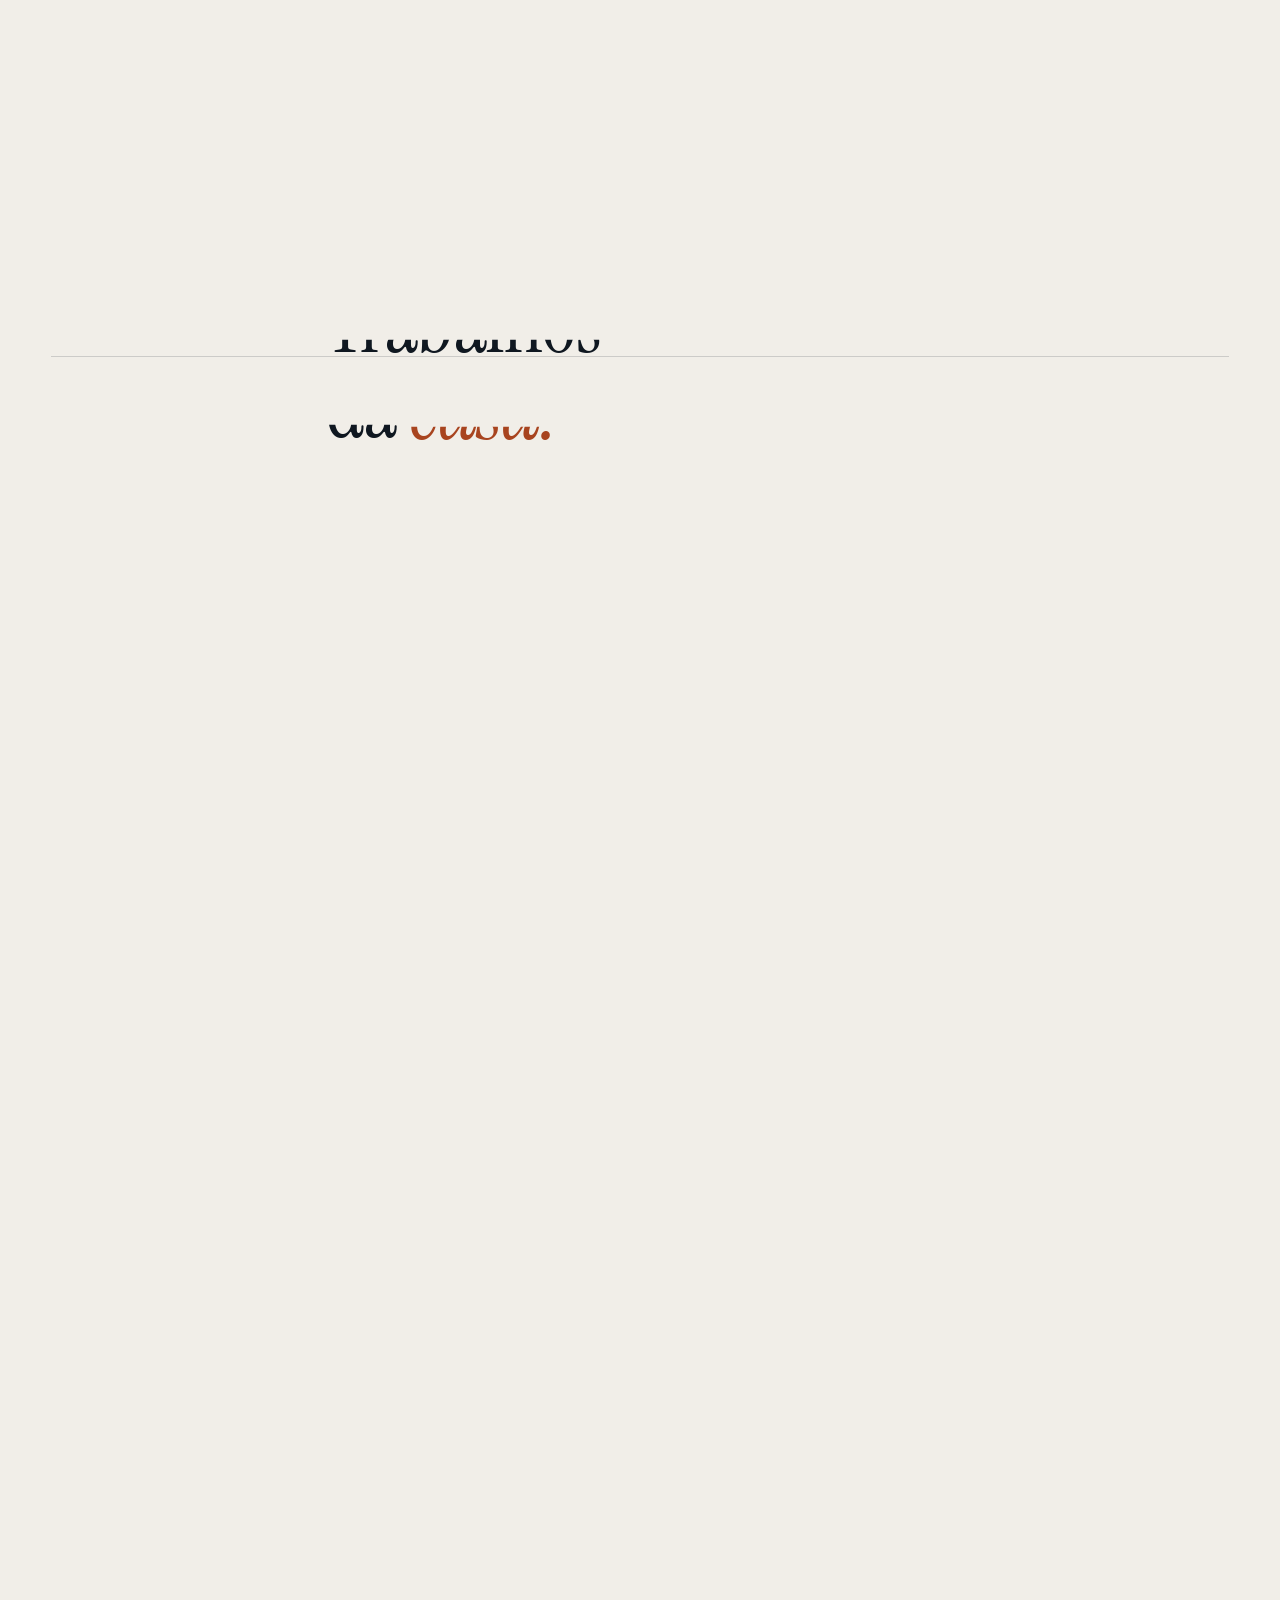
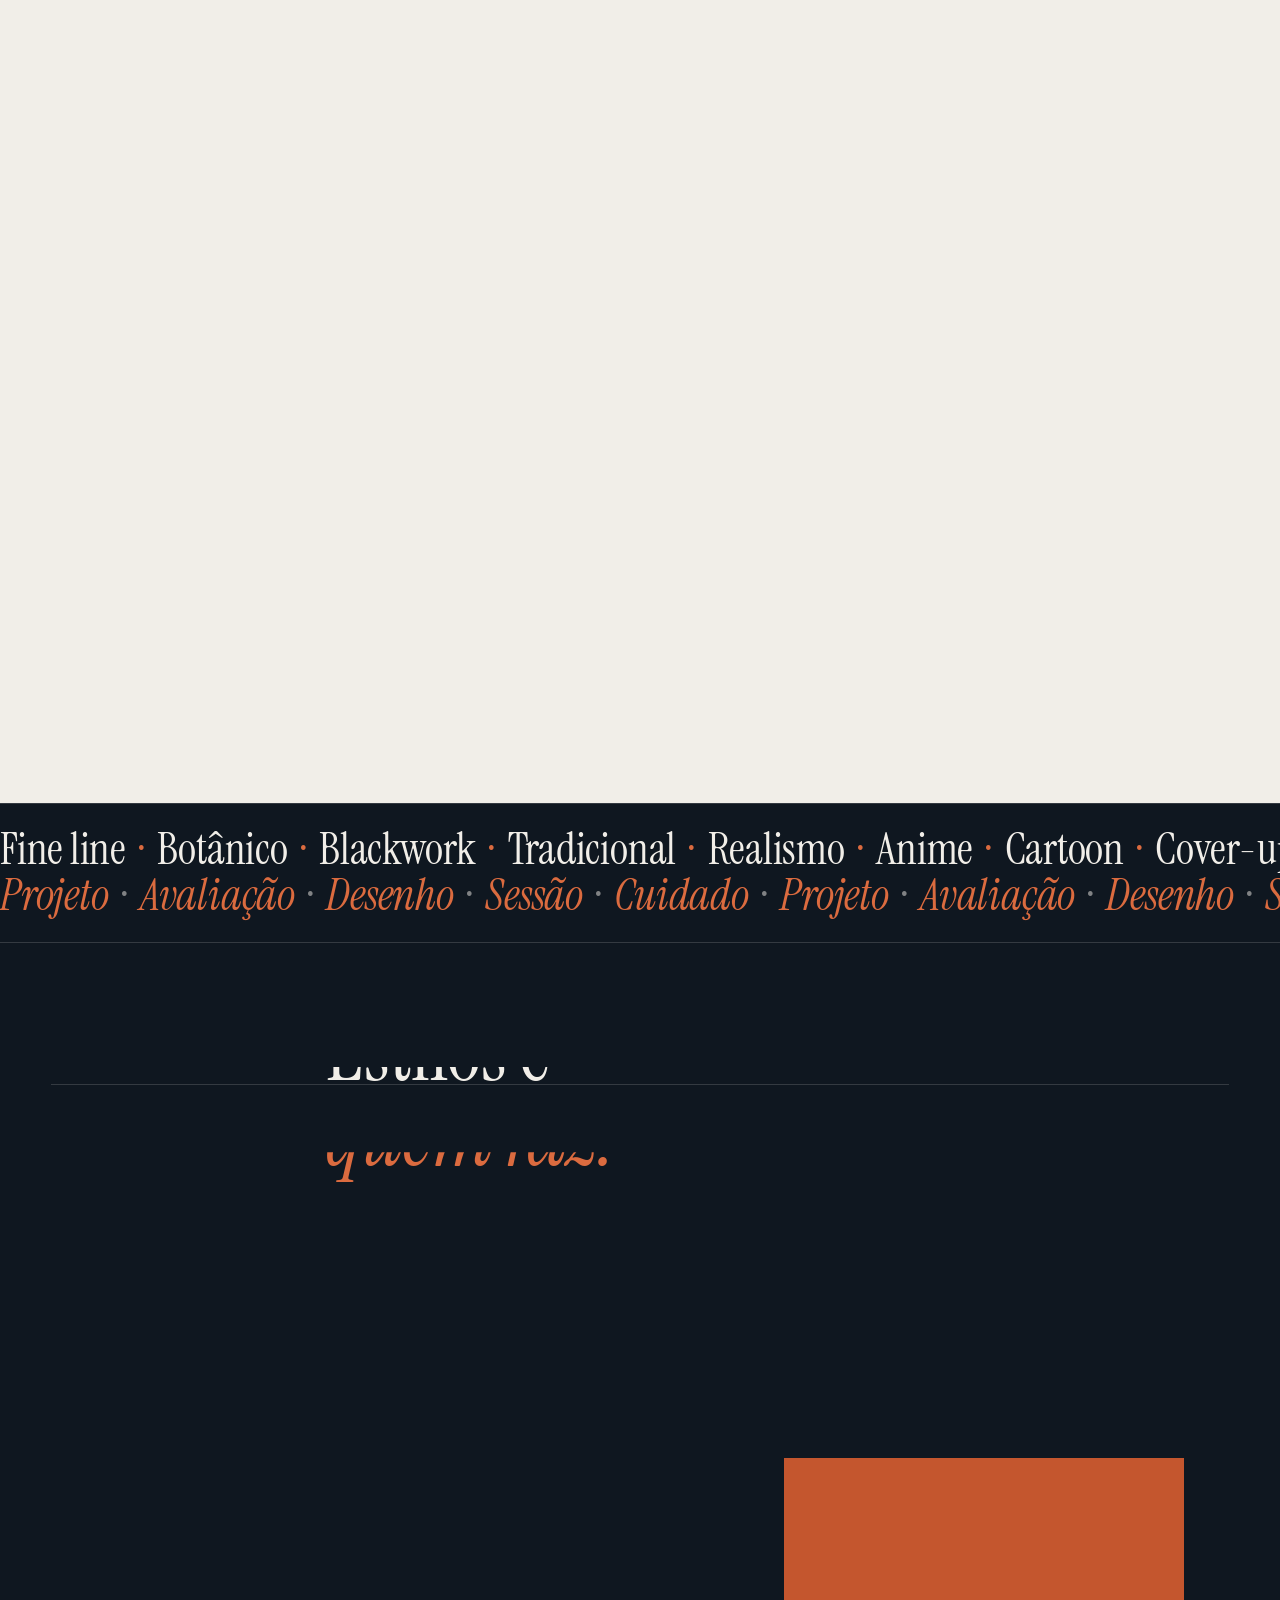
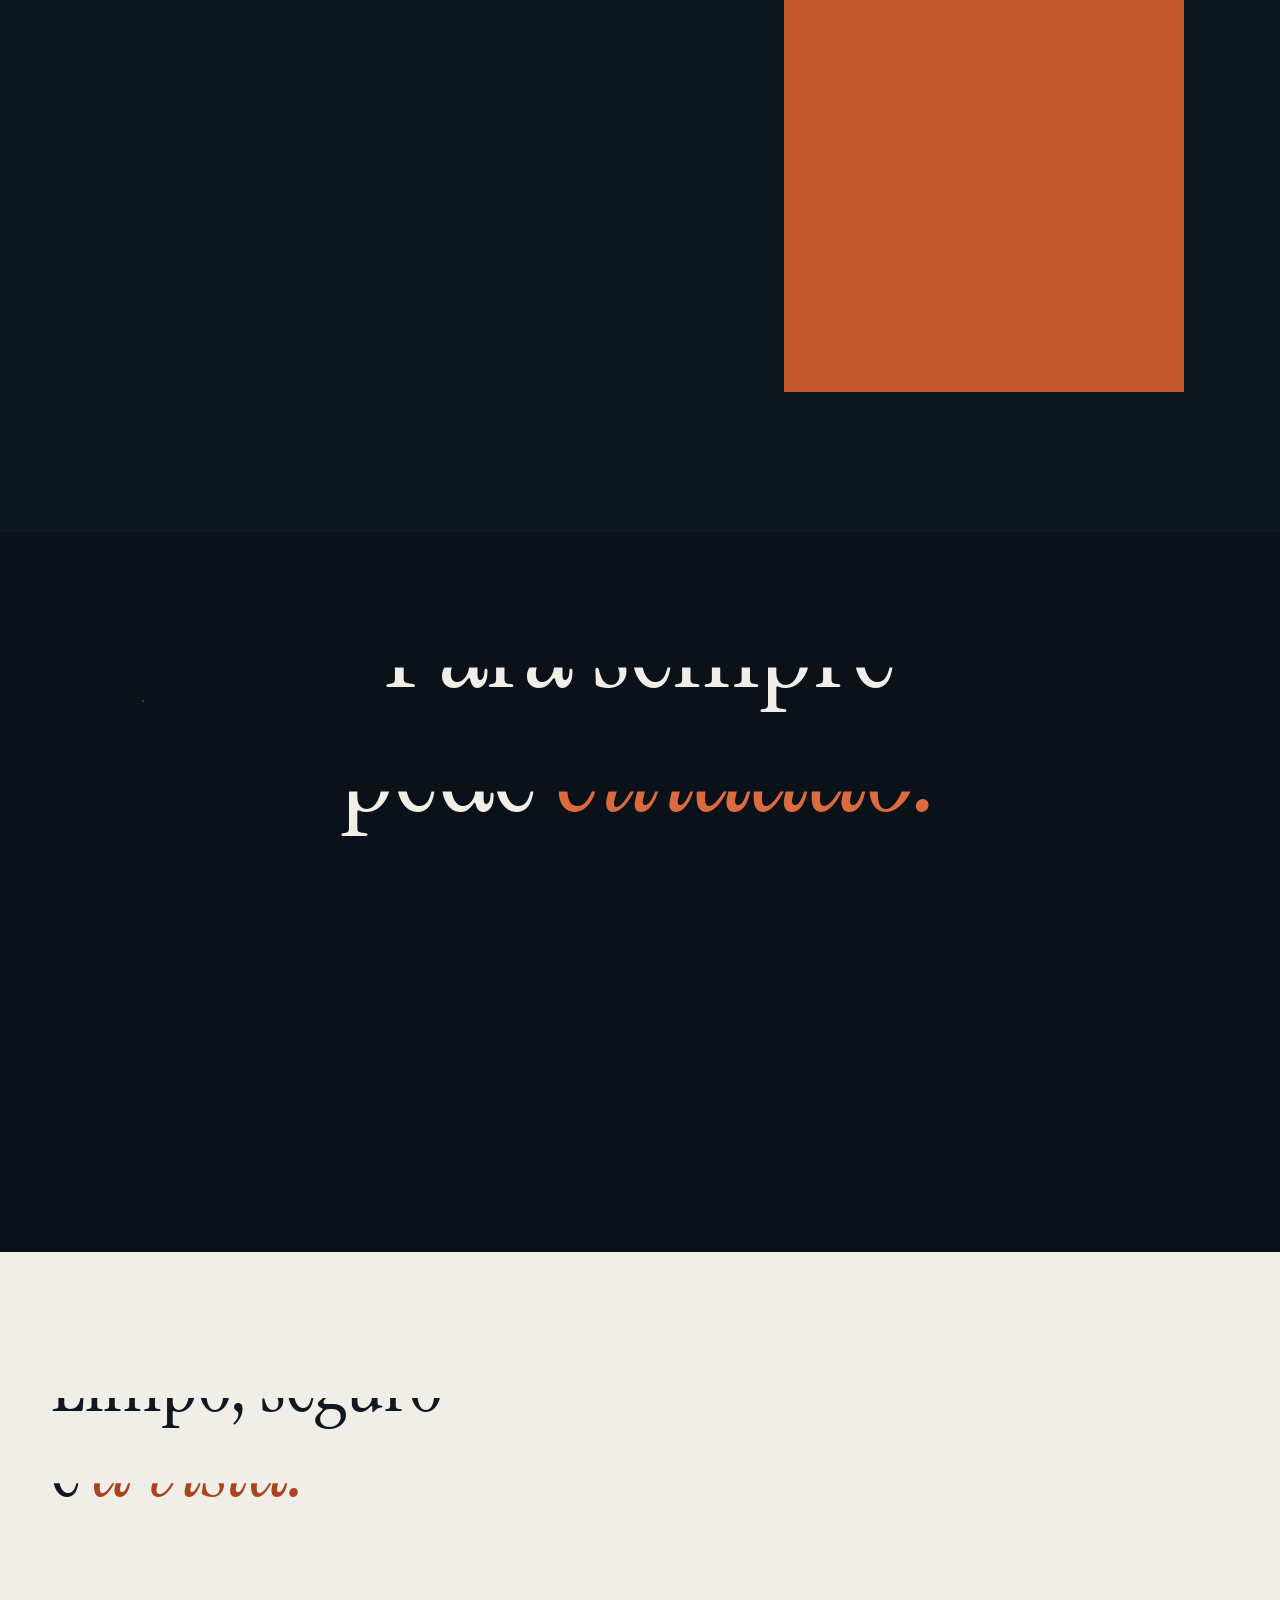
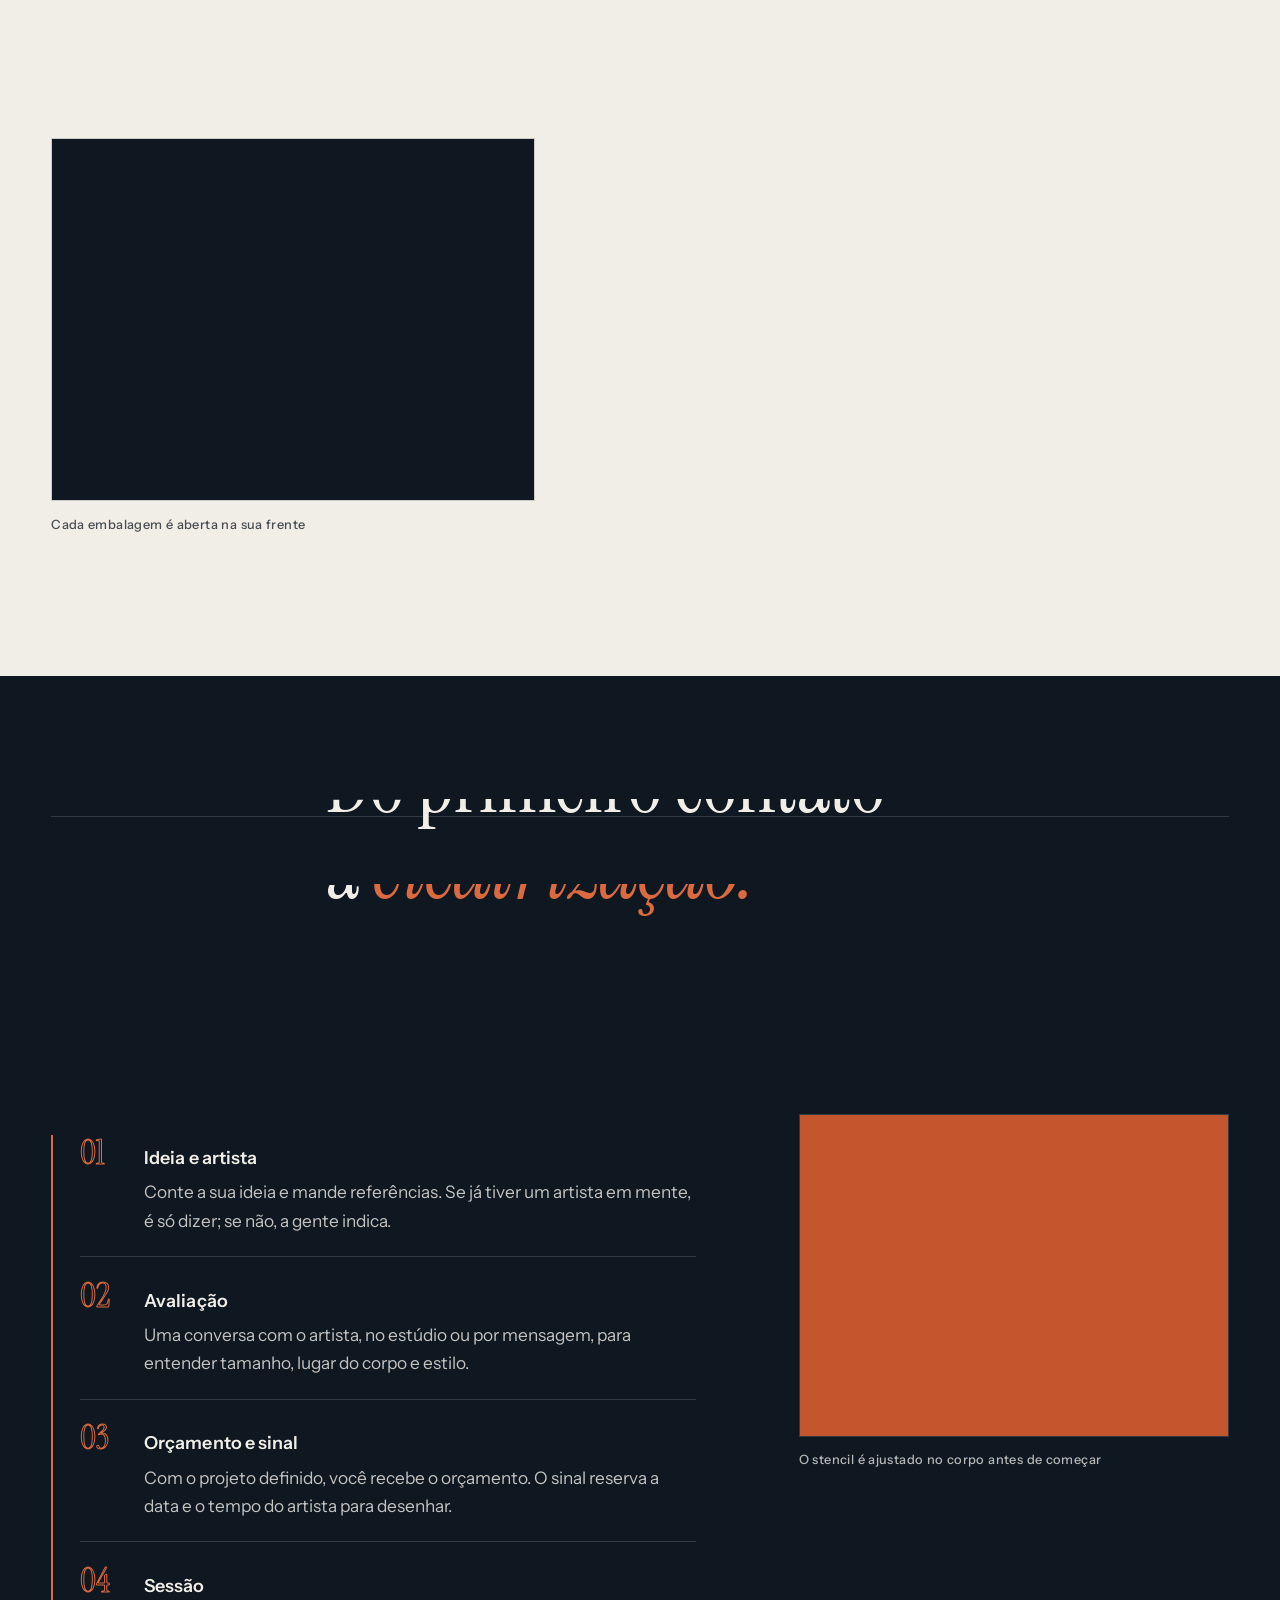
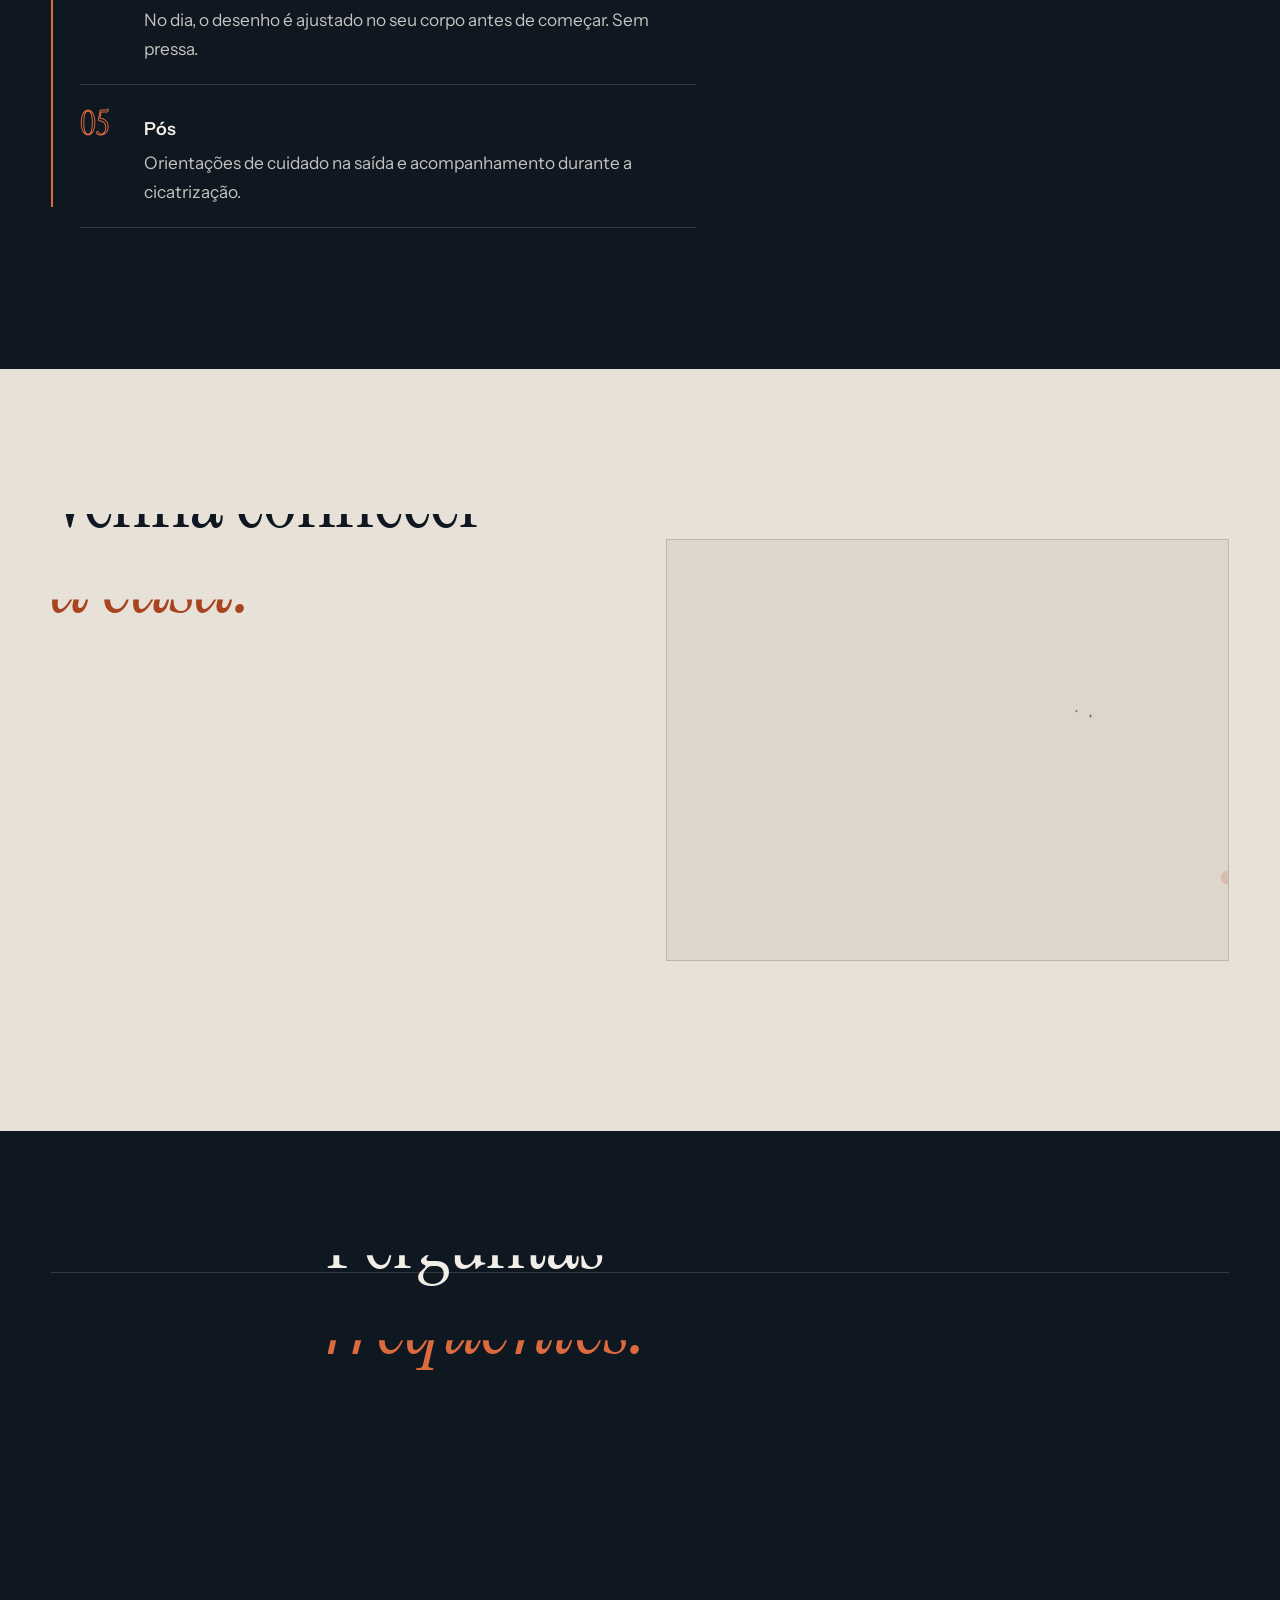
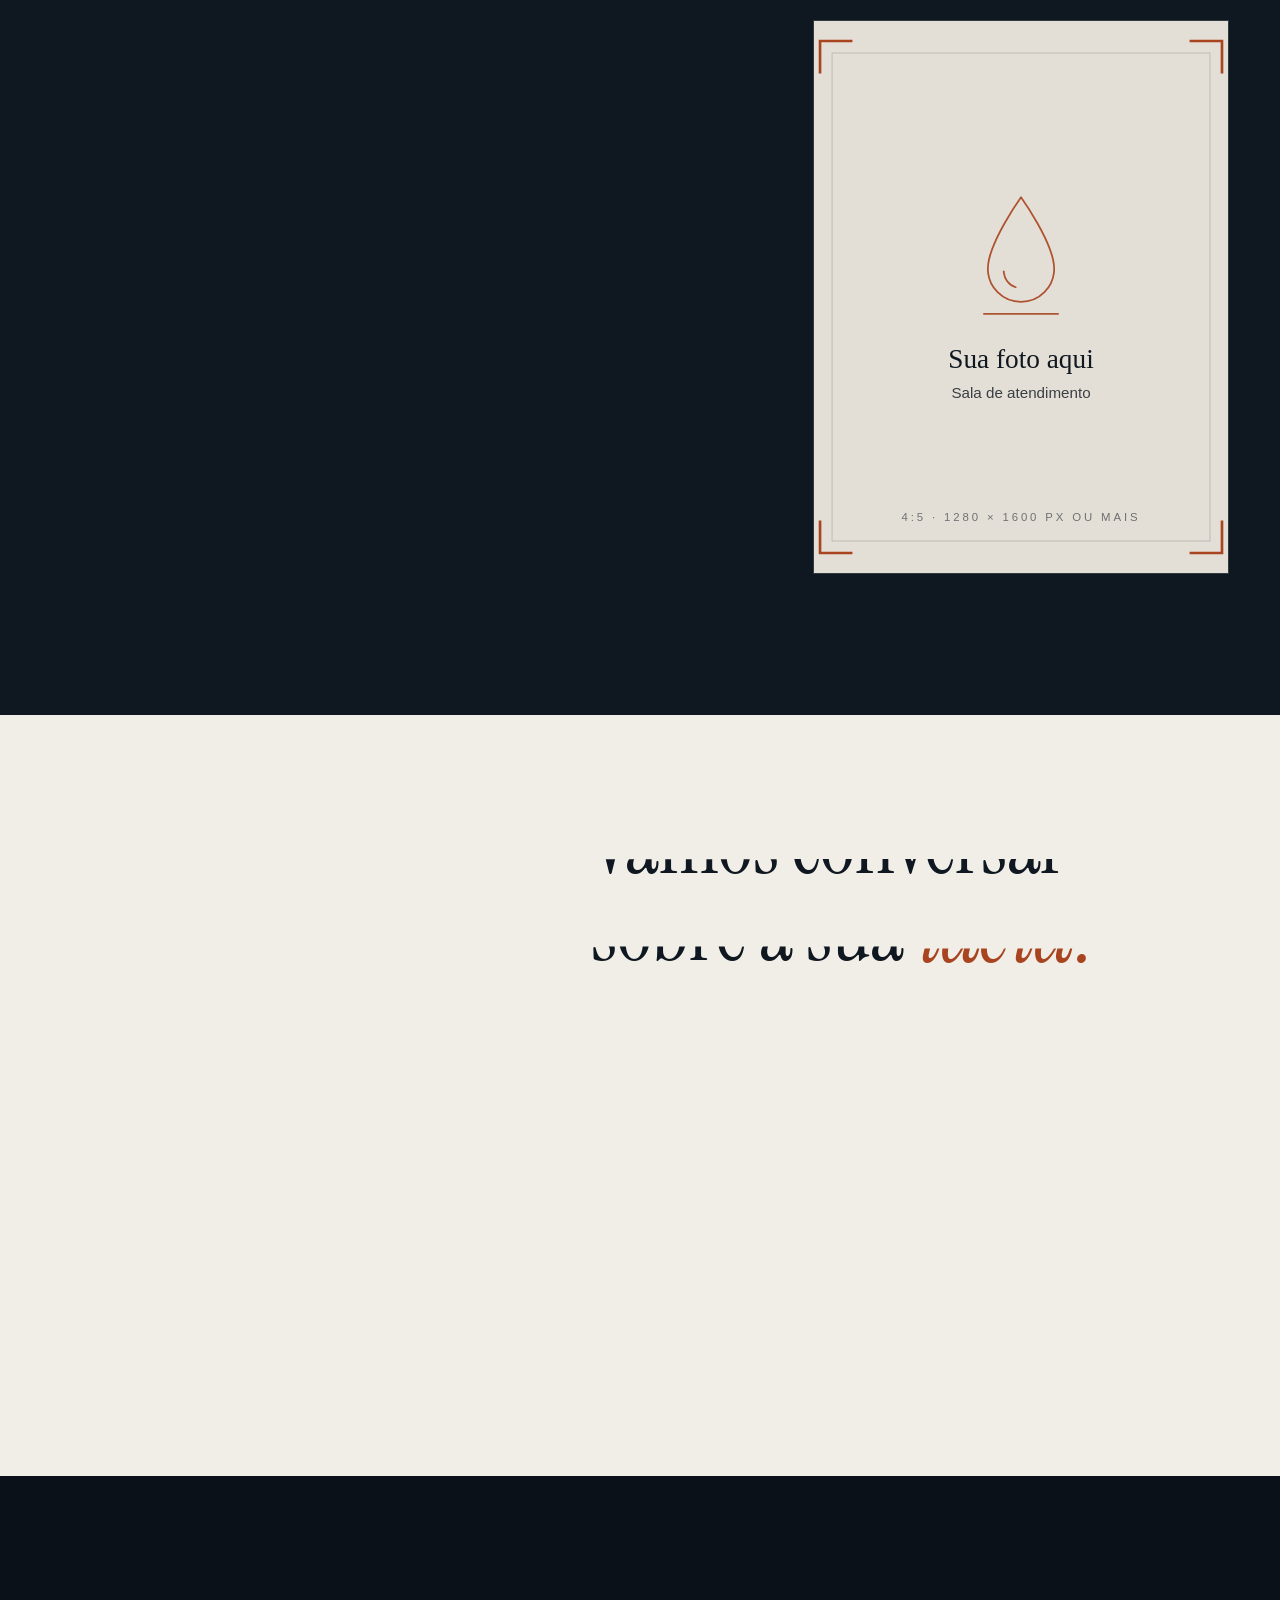
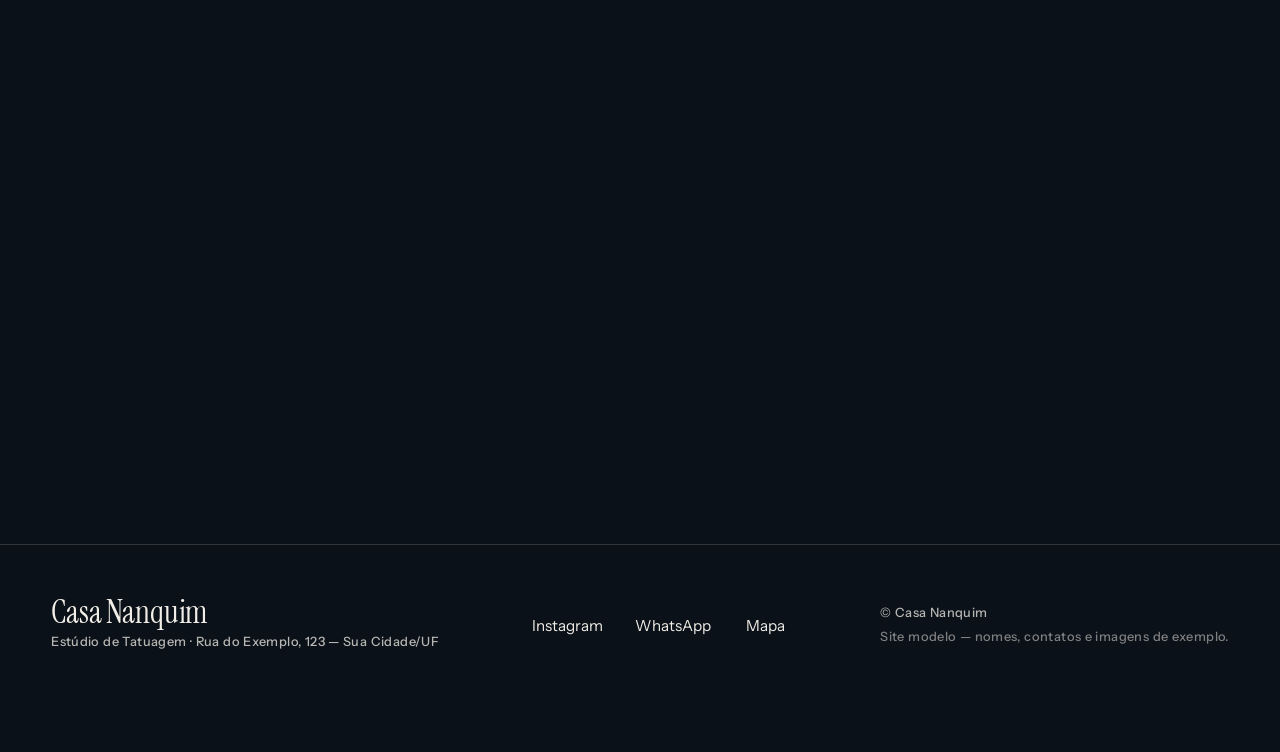
<file: modelos/estudio/index.html>
<!DOCTYPE html>
<html lang="pt-BR">
<head>
  <meta charset="UTF-8">
  <meta name="viewport" content="width=device-width, initial-scale=1.0">
  <title>Casa Nanquim — Estúdio de Tatuagem</title>
  <meta name="description" content="Casa Nanquim, estúdio de tatuagem com artistas de fine line, blackwork, realismo e anime. Avaliação sem pressa, biossegurança à vista e atendimento com hora marcada.">
  <meta name="theme-color" content="#0f1720">

  <!-- Open Graph -->
  <meta property="og:title" content="Casa Nanquim — Estúdio de Tatuagem">
  <meta property="og:description" content="Tatuagem com projeto, cuidado e calma. Conheça os artistas e agende uma avaliação.">
  <meta property="og:type" content="website">
  <!-- [PREENCHER] trocar por URL absoluta de uma foto real do estúdio (https://…/assets/images/hero-estudio.jpg) quando o domínio estiver definido -->
  <meta property="og:image" content="assets/images/hero-estudio.svg">

  <link rel="icon" href="assets/favicon.svg" type="image/svg+xml">

  <!-- Tipografia: Instrument Serif nos títulos, Instrument Sans no texto (carrega sem travar a primeira pintura) -->
  <link rel="preconnect" href="https://fonts.googleapis.com">
  <link rel="preconnect" href="https://fonts.gstatic.com" crossorigin>
  <link href="https://fonts.googleapis.com/css2?family=Instrument+Serif:ital@0;1&family=Instrument+Sans:wght@400;500;600&display=swap" rel="stylesheet" media="print" onload="this.media='all'">
  <noscript><link href="https://fonts.googleapis.com/css2?family=Instrument+Serif:ital@0;1&family=Instrument+Sans:wght@400;500;600&display=swap" rel="stylesheet"></noscript>

  <link rel="stylesheet" href="css/style.css">
  <!-- Intro "a gota de nanquim": decidida aqui, antes da primeira pintura, para cobrir a página sem piscar. Não toca com
       movimento reduzido, com âncora na URL, com a página já rolada ou se já foi vista nesta sessão. ?intro=1 força e ?intro=0 desliga. -->
  <script>(function(){var d=document.documentElement;d.classList.add("js");try{var q=location.search;if(/[?&]intro=0\b/.test(q)||matchMedia("(prefers-reduced-motion: reduce)").matches)return;if(!/[?&]intro=1\b/.test(q)&&(location.hash||document.hidden||window.pageYOffset>4||sessionStorage.getItem("modelo-estudio-intro")==="1"))return;d.classList.add("intro-ativa")}catch(e){}})();</script>
  <link rel="preload" as="image" href="assets/images/hero-estudio.svg">
  <script src="js/intro.js" defer onerror="document.documentElement.classList.remove('intro-ativa')"></script>
  <script src="js/main.js" defer></script>
</head>
<body>
  <!-- [PREENCHER] Site modelo. Antes de publicar, trocar:
       · WhatsApp: todos os links https://wa.me/ → https://wa.me/55DDDNUMERO (com a mensagem, se quiser)
       · Instagram: todos os links https://www.instagram.com/ → perfil do estúdio e, nos cards dos artistas, o perfil de cada um
       · Endereço (seção Visite e rodapé) e o link https://maps.google.com/ → link do Google Maps do estúdio
       · Nomes, especialidades e fotos dos artistas (assets/images/*.svg são molduras; ver imagens.json)
       · og:image com URL absoluta -->

  <!-- Sublinhado à mão sob as palavras em destaque -->
  <svg class="svg-lib" aria-hidden="true" focusable="false"><symbol id="risco" viewBox="0 0 300 24" preserveAspectRatio="none"><path pathLength="1" d="M4 15C60 10 118 8 172 9c46 1 84 4 124 9"/></symbol></svg>

  <!-- Cursor contextual (somente desktop / fine pointer) -->
  <div class="cursor" id="cursor" aria-hidden="true"><span class="cursor__label" id="cursorLabel"></span></div>

  <a class="skip-link" href="#hero">Pular para o conteúdo</a>

  <header class="site-head">
    <a href="#hero" class="site-head__brand" aria-label="Casa Nanquim, voltar ao topo">
      <span class="font-display">CN</span>
    </a>
    <p class="site-head__meta">Casa Nanquim — Estúdio de Tatuagem</p>
  </header>

  <main id="main">

    <!-- ============================== HERO ==============================
         A entrada é só CSS (existe sem JavaScript) e, com a intro, espera a cortina subir (--rise-start). -->
    <section class="hero section--light" id="hero" aria-label="Apresentação">
      <div class="hero__grid">
        <div class="hero__text">
          <p class="hero__eyebrow"><span>Casa Nanquim — Estúdio de Tatuagem</span></p>
          <h1 class="hero__title">
            <span class="hero__title-row"><span class="font-display">Tatuagem</span></span>
            <span class="hero__title-row"><span class="font-display">com projeto,</span></span>
            <span class="hero__title-row"><span class="font-display">cuidado e <em class="accent tem-risco">calma.<svg class="risco" aria-hidden="true" focusable="false"><use href="#risco"/></svg></em></span></span>
          </h1>
          <p class="hero__sub">Artistas de estilos diferentes e um jeito de trabalhar em comum: ouvir antes de desenhar.</p>
          <div class="hero__acoes">
            <a class="cta-line hero__cta" href="https://wa.me/" target="_blank" rel="noopener noreferrer" data-cursor="Abrir">
              <span class="cta-line__text">Agendar avaliação</span>
              <span class="cta-line__arrow" aria-hidden="true">→</span>
            </a>
            <a class="cta-line cta-line--suave hero__cta2" href="#artistas">
              <span class="cta-line__text">Conhecer os artistas</span>
            </a>
          </div>
        </div>
        <figure class="hero__media">
          <div class="foto hero__foto">
            <img src="assets/images/hero-estudio.svg" alt="Sala de atendimento da Casa Nanquim: maca coberta com filme protetor, bancada organizada e luz natural entrando pela janela" width="1280" height="1600" fetchpriority="high" data-parallax="foto">
          </div>
          <figcaption class="hero__caption">A sala de atendimento</figcaption>
        </figure>
      </div>
      <div class="hero__footer">
        <p class="micro">Role para conhecer a casa</p>
        <span class="hero__scrollline" aria-hidden="true"></span>
        <p class="micro">Fine line · Blackwork · Realismo · Anime</p>
      </div>
    </section>

    <!-- ============================== 01 · O ESTÚDIO ============================== -->
    <section class="estudio section--rose" id="estudio" aria-label="O estúdio">
      <div class="estudio__grid">
        <figure class="estudio__media" data-revela-foto>
          <div class="foto estudio__foto">
            <img src="assets/images/estudio-bancada.svg" alt="Bancada de trabalho preparada para a sessão: cartuchos de agulha lacrados, batoques de tinta, luvas e filme protetor sobre a mesa" loading="lazy" width="1200" height="1600" data-parallax="foto">
          </div>
          <figcaption class="estudio__caption micro">A bancada, preparada para cada sessão</figcaption>
        </figure>
        <div class="estudio__text">
          <p class="section-label reveal">01 — O estúdio</p>
          <h2 class="section-title" data-titulo>
            <span class="font-display">Uma casa feita</span><br>
            <span class="font-display">para <em class="accent">tatuar bem.</em></span>
          </h2>
          <p class="estudio__lead reveal">A Casa Nanquim reúne artistas de estilos diferentes num mesmo endereço, com a mesma forma de trabalhar: ouvir antes de desenhar, explicar cada etapa e não ter pressa.</p>
          <p class="reveal">Aqui a tatuagem começa numa conversa e termina com você sabendo cuidar dela. No meio, tem desenho feito para o seu corpo, sessão sem correria e um ambiente que você pode olhar de perto.</p>
        </div>
      </div>
      <ol class="principios revela-grupo" aria-label="Como a casa trabalha">
        <li class="principio">
          <span class="principio__num font-display" aria-hidden="true">i.</span>
          <h3>Projeto para cada pessoa</h3>
          <p>Nenhum desenho sai de catálogo. O artista adapta a ideia ao seu corpo e ao lugar onde a tatuagem vai ficar.</p>
        </li>
        <li class="principio">
          <span class="principio__num font-display" aria-hidden="true">ii.</span>
          <h3>Atendimento sem pressa</h3>
          <p>A avaliação é uma conversa, com tempo para olhar referências, tirar dúvidas e decidir junto o melhor caminho.</p>
        </li>
        <li class="principio">
          <span class="principio__num font-display" aria-hidden="true">iii.</span>
          <h3>Ambiente limpo e seguro</h3>
          <p>Material descartável, esterilização e uma sala preparada antes de cada atendimento. Tudo à vista.</p>
        </li>
      </ol>
    </section>

    <!-- ============================== 02 · ARTISTAS ============================== -->
    <section class="artistas section--light" id="artistas" aria-label="Artistas">
      <div class="section-head">
        <p class="section-label reveal">02 — Artistas</p>
        <h2 class="section-title" data-titulo>
          <span class="font-display">Quem tatua</span><br>
          <span class="font-display"><em class="accent">aqui.</em></span>
        </h2>
        <p class="section-sub reveal">Cada artista tem o seu estilo. Na avaliação, a gente indica quem combina com a sua ideia.</p>
      </div>
      <!-- [PREENCHER] nomes, especialidades, fotos e o Instagram de cada artista -->
      <ul class="artistas__grade revela-grupo">
        <li class="artista">
          <figure class="artista__foto">
            <img src="assets/images/artista-helena.svg" alt="Helena Duarte sentada à bancada, segurando a máquina de tatuagem e sorrindo de leve" loading="lazy" width="1200" height="1600">
            <figcaption class="artista__estilos" aria-hidden="true">Fine line · botânico · floral</figcaption>
          </figure>
          <h3 class="artista__nome font-display">Helena Duarte</h3>
          <p class="artista__esp">Fine line, botânico e floral</p>
          <a class="artista__link" href="https://www.instagram.com/" target="_blank" rel="noopener noreferrer" data-cursor="Abrir">Ver trabalhos<span class="visualmente-oculto"> de Helena Duarte</span> <span aria-hidden="true">→</span></a>
        </li>
        <li class="artista">
          <figure class="artista__foto">
            <img src="assets/images/artista-caio.svg" alt="Caio Ventura de braços cruzados ao lado da maca, com os braços fechados de tatuagens em preto" loading="lazy" width="1200" height="1600">
            <figcaption class="artista__estilos" aria-hidden="true">Blackwork · tradicional · cover-up</figcaption>
          </figure>
          <h3 class="artista__nome font-display">Caio Ventura</h3>
          <p class="artista__esp">Blackwork e tradicional</p>
          <a class="artista__link" href="https://www.instagram.com/" target="_blank" rel="noopener noreferrer" data-cursor="Abrir">Ver trabalhos<span class="visualmente-oculto"> de Caio Ventura</span> <span aria-hidden="true">→</span></a>
        </li>
        <li class="artista">
          <figure class="artista__foto">
            <img src="assets/images/artista-marina.svg" alt="Marina Sato concentrada, tatuando um braço com luvas pretas e óculos redondos" loading="lazy" width="1200" height="1600">
            <figcaption class="artista__estilos" aria-hidden="true">Realismo · preto e cinza · colorido</figcaption>
          </figure>
          <h3 class="artista__nome font-display">Marina Sato</h3>
          <p class="artista__esp">Realismo em preto e cinza e colorido</p>
          <a class="artista__link" href="https://www.instagram.com/" target="_blank" rel="noopener noreferrer" data-cursor="Abrir">Ver trabalhos<span class="visualmente-oculto"> de Marina Sato</span> <span aria-hidden="true">→</span></a>
        </li>
        <li class="artista">
          <figure class="artista__foto">
            <img src="assets/images/artista-theo.svg" alt="Theo Barros desenhando num tablet sobre a bancada, com pequenas tatuagens coloridas nas mãos" loading="lazy" width="1200" height="1600">
            <figcaption class="artista__estilos" aria-hidden="true">Anime · cartoon · cor</figcaption>
          </figure>
          <h3 class="artista__nome font-display">Theo Barros</h3>
          <p class="artista__esp">Anime e cartoon</p>
          <a class="artista__link" href="https://www.instagram.com/" target="_blank" rel="noopener noreferrer" data-cursor="Abrir">Ver trabalhos<span class="visualmente-oculto"> de Theo Barros</span> <span aria-hidden="true">→</span></a>
        </li>
      </ul>
    </section>

    <!-- ============================== 03 · TRABALHOS (cabeçalho) ============================== -->
    <section class="work section--light" id="work" aria-label="Trabalhos da casa">
      <div class="section-head">
        <p class="section-label reveal">03 — Trabalhos</p>
        <h2 class="section-title" data-titulo>
          <span class="font-display">Trabalhos</span><br>
          <span class="font-display">da <em class="accent tem-risco">casa.<svg class="risco" aria-hidden="true" focusable="false"><use href="#risco"/></svg></em></span>
        </h2>
        <p class="section-sub reveal">Uma seleção de cada artista. Os portfólios completos estão no Instagram do estúdio.</p>
      </div>
    </section>

    <!-- ============================== GALERIA HORIZONTAL ==============================
         Desktop com JS: a faixa anda para o lado enquanto a página desce (presa na tela). Celular, sem JS ou com
         movimento reduzido: rolagem lateral nativa. -->
    <section class="gallery section--light" id="gallery" aria-label="Galeria de trabalhos" data-galeria>
      <div class="gallery__pin">
        <div class="gallery__track revela-grupo" id="galleryTrack" data-cursor="Arrastar" tabindex="0" role="region" aria-label="Galeria horizontal — use as setas ou arraste">
          <figure class="gcard gcard--tall">
            <div class="gcard__foto"><img src="assets/images/galeria-01.svg" alt="Tatuagem fine line de um ramo de flores silvestres no antebraço, traço fino e sombreado leve" loading="lazy" width="1200" height="1600"></div>
            <figcaption><span class="gcard__num">01</span> Fine line · Helena Duarte</figcaption>
          </figure>
          <figure class="gcard gcard--mid gcard--down">
            <div class="gcard__foto"><img src="assets/images/galeria-02.svg" alt="Tatuagem blackwork ornamental no ombro, com mandala de preto sólido e pontilhismo" loading="lazy" width="1280" height="1600"></div>
            <figcaption><span class="gcard__num">02</span> Blackwork · Caio Ventura</figcaption>
          </figure>
          <figure class="gcard gcard--tall">
            <div class="gcard__foto"><img src="assets/images/galeria-03.svg" alt="Tatuagem realista em preto e cinza de um rosto de leão na parte de fora do braço" loading="lazy" width="1200" height="1800"></div>
            <figcaption><span class="gcard__num">03</span> Realismo · Marina Sato</figcaption>
          </figure>
          <figure class="gcard gcard--mid gcard--up">
            <div class="gcard__foto"><img src="assets/images/galeria-04.svg" alt="Tatuagem em estilo anime na panturrilha: personagem original de cabelo ao vento com detalhes coloridos" loading="lazy" width="1200" height="1600"></div>
            <figcaption><span class="gcard__num">04</span> Anime · Theo Barros</figcaption>
          </figure>
          <figure class="gcard gcard--small">
            <div class="gcard__foto"><img src="assets/images/galeria-05.svg" alt="Tatuagem botânica delicada acompanhando a clavícula, com folhas de oliveira em traço fino" loading="lazy" width="1600" height="1200"></div>
            <figcaption><span class="gcard__num">05</span> Botânico · Helena Duarte</figcaption>
          </figure>
          <figure class="gcard gcard--mid">
            <div class="gcard__foto"><img src="assets/images/galeria-06.svg" alt="Tatuagem tradicional americana no antebraço: andorinha com rosa, contorno preto grosso e cores sólidas" loading="lazy" width="1280" height="1600"></div>
            <figcaption><span class="gcard__num">06</span> Tradicional · Caio Ventura</figcaption>
          </figure>
          <figure class="gcard gcard--tall gcard--down">
            <div class="gcard__foto"><img src="assets/images/galeria-07.svg" alt="Tatuagem realista colorida na panturrilha: beija-flor em voo diante de uma flor de hibisco" loading="lazy" width="1200" height="1600"></div>
            <figcaption><span class="gcard__num">07</span> Realismo colorido · Marina Sato</figcaption>
          </figure>
          <figure class="gcard gcard--small gcard--up">
            <div class="gcard__foto"><img src="assets/images/galeria-08.svg" alt="Tatuagem cartoon colorida na coxa: gato astronauta original flutuando entre estrelas" loading="lazy" width="1600" height="1600"></div>
            <figcaption><span class="gcard__num">08</span> Cartoon · Theo Barros</figcaption>
          </figure>
          <div class="gcard gcard--text">
            <p class="font-display gcard__end">Cada artista<br>tem o seu<br><em class="accent">portfólio.</em></p>
            <a class="cta-line" href="https://www.instagram.com/" target="_blank" rel="noopener noreferrer" data-cursor="Abrir">
              <span class="cta-line__text">Ver no Instagram</span>
              <span class="cta-line__arrow" aria-hidden="true">→</span>
            </a>
          </div>
        </div>
      </div>
    </section>

    <!-- ============================== FAIXA ==============================
         As duas linhas andam só com a rolagem, em sentidos opostos (sem loop automático). -->
    <div class="marquee section--dark" aria-hidden="true" data-faixa>
      <div class="marquee__row" data-faixa-linha="-1">
        <span class="marquee__chunk font-display">Fine line <i>·</i> Botânico <i>·</i> Blackwork <i>·</i> Tradicional <i>·</i> Realismo <i>·</i> Anime <i>·</i> Cartoon <i>·</i> Cover-up <i>·</i>&nbsp;</span>
        <span class="marquee__chunk font-display">Fine line <i>·</i> Botânico <i>·</i> Blackwork <i>·</i> Tradicional <i>·</i> Realismo <i>·</i> Anime <i>·</i> Cartoon <i>·</i> Cover-up <i>·</i>&nbsp;</span>
        <span class="marquee__chunk font-display">Fine line <i>·</i> Botânico <i>·</i> Blackwork <i>·</i> Tradicional <i>·</i> Realismo <i>·</i> Anime <i>·</i> Cartoon <i>·</i> Cover-up <i>·</i>&nbsp;</span>
      </div>
      <div class="marquee__row marquee__row--stencil" data-faixa-linha="1">
        <span class="marquee__chunk font-display">Projeto <i>·</i> Avaliação <i>·</i> Desenho <i>·</i> Sessão <i>·</i> Cuidado <i>·</i> Projeto <i>·</i> Avaliação <i>·</i> Desenho <i>·</i> Sessão <i>·</i> Cuidado <i>·</i>&nbsp;</span>
        <span class="marquee__chunk font-display">Projeto <i>·</i> Avaliação <i>·</i> Desenho <i>·</i> Sessão <i>·</i> Cuidado <i>·</i> Projeto <i>·</i> Avaliação <i>·</i> Desenho <i>·</i> Sessão <i>·</i> Cuidado <i>·</i>&nbsp;</span>
        <span class="marquee__chunk font-display">Projeto <i>·</i> Avaliação <i>·</i> Desenho <i>·</i> Sessão <i>·</i> Cuidado <i>·</i> Projeto <i>·</i> Avaliação <i>·</i> Desenho <i>·</i> Sessão <i>·</i> Cuidado <i>·</i>&nbsp;</span>
      </div>
    </div>

    <!-- ============================== 04 · ESTILOS ============================== -->
    <section class="styles section--dark" id="styles" aria-label="Estilos">
      <div class="section-head">
        <p class="section-label section-label--light reveal">04 — Estilos</p>
        <h2 class="section-title section-title--light" data-titulo>
          <span class="font-display">Estilos e</span><br>
          <span class="font-display"><em class="accent">quem faz.</em></span>
        </h2>
        <p class="section-sub section-sub--light reveal">Escolha pelo estilo ou pelo artista. Se a ideia mistura caminhos, a avaliação ajuda a decidir.</p>
      </div>
      <div class="styles__grid">
        <ul class="styles__list revela-grupo" id="stylesList">
          <li><button type="button" class="styles__item is-active" data-style="fineline" aria-pressed="true"><span class="styles__num">01</span><span class="styles__corpo"><span class="styles__name font-display">Fine line</span><span class="styles__quem">com Helena Duarte</span></span></button></li>
          <li><button type="button" class="styles__item" data-style="botanico" aria-pressed="false"><span class="styles__num">02</span><span class="styles__corpo"><span class="styles__name font-display">Botânico e floral</span><span class="styles__quem">com Helena Duarte</span></span></button></li>
          <li><button type="button" class="styles__item" data-style="blackwork" aria-pressed="false"><span class="styles__num">03</span><span class="styles__corpo"><span class="styles__name font-display">Blackwork</span><span class="styles__quem">com Caio Ventura</span></span></button></li>
          <li><button type="button" class="styles__item" data-style="tradicional" aria-pressed="false"><span class="styles__num">04</span><span class="styles__corpo"><span class="styles__name font-display">Tradicional</span><span class="styles__quem">com Caio Ventura</span></span></button></li>
          <li><button type="button" class="styles__item" data-style="realismo" aria-pressed="false"><span class="styles__num">05</span><span class="styles__corpo"><span class="styles__name font-display">Realismo</span><span class="styles__quem">com Marina Sato</span></span></button></li>
          <li><button type="button" class="styles__item" data-style="anime" aria-pressed="false"><span class="styles__num">06</span><span class="styles__corpo"><span class="styles__name font-display">Anime e cartoon</span><span class="styles__quem">com Theo Barros</span></span></button></li>
        </ul>
        <div class="styles__media" data-revela-foto>
          <figure class="styles__img is-active" data-style-img="fineline">
            <img src="assets/images/galeria-01.svg" alt="Fine line floral no antebraço" loading="lazy" width="1200" height="1600">
          </figure>
          <figure class="styles__img" data-style-img="botanico">
            <img src="assets/images/galeria-05.svg" alt="Botânico delicado na clavícula" loading="lazy" width="1600" height="1200">
          </figure>
          <figure class="styles__img" data-style-img="blackwork">
            <img src="assets/images/galeria-02.svg" alt="Blackwork ornamental no ombro" loading="lazy" width="1280" height="1600">
          </figure>
          <figure class="styles__img" data-style-img="tradicional">
            <img src="assets/images/galeria-06.svg" alt="Andorinha com rosa em estilo tradicional no antebraço" loading="lazy" width="1280" height="1600">
          </figure>
          <figure class="styles__img" data-style-img="realismo">
            <img src="assets/images/galeria-03.svg" alt="Leão em realismo preto e cinza no braço" loading="lazy" width="1200" height="1800">
          </figure>
          <figure class="styles__img" data-style-img="anime">
            <img src="assets/images/galeria-04.svg" alt="Personagem original em estilo anime na panturrilha" loading="lazy" width="1200" height="1600">
          </figure>
          <span class="styles__frame" aria-hidden="true" data-parallax="moldura"></span>
        </div>
      </div>
    </section>

    <!-- ============================== MANIFESTO ============================== -->
    <section class="manifesto section--black" id="manifesto" aria-label="Manifesto">
      <!-- gota de nanquim -->
      <svg class="flash flash--gota" viewBox="0 0 48 64" aria-hidden="true" focusable="false" data-desenha data-parallax="flash" data-vel="1"><path pathLength="1" d="M24 4C24 4 7 28 7 41a17 17 0 0 0 34 0C41 28 24 4 24 4Z" fill="none" stroke="currentColor" stroke-width="1.6"/><path pathLength="1" d="M15 43a9 9 0 0 0 6 9" fill="none" stroke="currentColor" stroke-width="1.6" stroke-linecap="round"/></svg>
      <!-- frasco de nanquim -->
      <svg class="flash flash--frasco" viewBox="0 0 48 64" aria-hidden="true" focusable="false" data-desenha data-parallax="flash" data-vel="-1.3"><g fill="none" stroke="currentColor" stroke-width="1.6" stroke-linejoin="round"><path pathLength="1" d="M17 4h14v9H17Z"/><path pathLength="1" d="M15 13h18l7 11v32a4 4 0 0 1-4 4H12a4 4 0 0 1-4-4V24Z"/><path pathLength="1" d="M12 33h24v13H12Z"/></g><path class="flash__tinta" d="M9 50h30v6a3 3 0 0 1-3 3H12a3 3 0 0 1-3-3Z" fill="currentColor"/></svg>
      <!-- máquina de tatuagem (pen) -->
      <svg class="flash flash--maquina" viewBox="0 0 64 64" aria-hidden="true" focusable="false" data-desenha data-parallax="flash" data-vel="1.6"><g fill="none" stroke="currentColor" stroke-width="1.6" stroke-linecap="round" stroke-linejoin="round"><path pathLength="1" d="M44 6l14 14-20 20-14-14Z"/><path pathLength="1" d="M24 26l14 14-8 8-14-14Z"/><path pathLength="1" d="M16 34l14 14-10 6-10-10Z"/><path pathLength="1" d="M10 44L3 61"/><path pathLength="1" d="M49 11l4 4M45 15l4 4"/></g></svg>
      <div class="manifesto__inner">
        <h2 class="manifesto__title" data-titulo>
          <span class="font-display">Para sempre</span><br>
          <span class="font-display">pede <em class="accent">cuidado.</em></span>
        </h2>
        <p class="manifesto__sub reveal">Por isso a gente não tem pressa.</p>
      </div>
    </section>

    <!-- ============================== 05 · BIOSSEGURANÇA ==============================
         [CONFIRMAR] O estúdio deve validar cada item abaixo com a rotina real e com as normas sanitárias da sua cidade
         (equipamento de esterilização, descarte, licença sanitária) antes de publicar. -->
    <section class="bio section--light" id="biosseguranca" aria-label="Biossegurança">
      <div class="bio__grid">
        <div class="bio__text">
          <p class="section-label reveal">05 — Biossegurança</p>
          <h2 class="section-title" data-titulo>
            <span class="font-display">Limpo, seguro</span><br>
            <span class="font-display">e <em class="accent">à vista.</em></span>
          </h2>
          <p class="section-sub reveal">O cuidado com a sua saúde vem antes do desenho, e você acompanha cada etapa.</p>
          <figure class="bio__media" data-revela-foto>
            <div class="foto bio__foto">
              <img src="assets/images/bio-material.svg" alt="Mãos de luvas pretas abrindo a embalagem lacrada de um cartucho de agulha sobre a bancada protegida" loading="lazy" width="1600" height="1200">
            </div>
            <figcaption class="micro">Cada embalagem é aberta na sua frente</figcaption>
          </figure>
        </div>
        <ul class="bio__lista revela-grupo">
          <li class="bio__item">
            <svg class="bio__icone" viewBox="0 0 48 48" aria-hidden="true" focusable="false" data-desenha><g fill="none" stroke="currentColor" stroke-width="1.6" stroke-linejoin="round" stroke-linecap="round"><path pathLength="1" d="M8 14l4-4 4 4 4-4 4 4 4-4 4 4 4-4 4 4v26H8Z"/><path pathLength="1" d="M17 34l14-14"/><path pathLength="1" d="M31 20l3-3"/></g></svg>
            <h3>Material descartável</h3>
            <p>Agulhas, biqueiras, luvas e filmes protetores são de uso único e abertos na sua frente, no começo da sessão.</p>
          </li>
          <li class="bio__item">
            <svg class="bio__icone" viewBox="0 0 48 48" aria-hidden="true" focusable="false" data-desenha><g fill="none" stroke="currentColor" stroke-width="1.6" stroke-linejoin="round" stroke-linecap="round"><path pathLength="1" d="M6 16h36v26H6Z"/><circle pathLength="1" cx="24" cy="29" r="7"/><path pathLength="1" d="M15 11c-2-2 2-4 0-6M24 11c-2-2 2-4 0-6M33 11c-2-2 2-4 0-6"/></g></svg>
            <h3>Esterilização</h3>
            <p>O que não é descartável passa por limpeza e esterilização antes de voltar para a bancada.</p>
          </li>
          <li class="bio__item">
            <svg class="bio__icone" viewBox="0 0 48 48" aria-hidden="true" focusable="false" data-desenha><g fill="none" stroke="currentColor" stroke-width="1.6" stroke-linejoin="round" stroke-linecap="round"><path pathLength="1" d="M4 28h40"/><path pathLength="1" d="M9 28v14M39 28v14"/><path pathLength="1" d="M12 28c0-5 3-8 8-8h20"/><path pathLength="1" d="M33 3c1 4 2.5 5.5 6.5 6.5-4 1-5.5 2.5-6.5 6.5-1-4-2.5-5.5-6.5-6.5 4-1 5.5-2.5 6.5-6.5Z"/></g></svg>
            <h3>Sala preparada</h3>
            <p>A bancada e a maca são higienizadas e protegidas antes de cada atendimento.</p>
          </li>
          <li class="bio__item">
            <svg class="bio__icone" viewBox="0 0 48 48" aria-hidden="true" focusable="false" data-desenha><g fill="none" stroke="currentColor" stroke-width="1.6" stroke-linejoin="round" stroke-linecap="round"><path pathLength="1" d="M24 42C11 33 6 25 6 18a9 9 0 0 1 18-3 9 9 0 0 1 18 3c0 7-5 15-18 24Z"/><path pathLength="1" d="M17 24l5 5 9-10"/></g></svg>
            <h3>Cuidados depois</h3>
            <p>Você sai com as orientações explicadas e pode chamar o estúdio durante a cicatrização.</p>
          </li>
        </ul>
      </div>
    </section>

    <!-- ============================== 06 · COMO AGENDAR ============================== -->
    <section class="process section--dark" id="process" aria-label="Como agendar">
      <div class="section-head">
        <p class="section-label section-label--light reveal">06 — Como agendar</p>
        <h2 class="section-title section-title--light" data-titulo>
          <span class="font-display">Do primeiro contato</span><br>
          <span class="font-display">à <em class="accent">cicatrização.</em></span>
        </h2>
      </div>
      <div class="process__grid">
        <div class="process__trilho" data-passos>
          <span class="process__linha" aria-hidden="true"></span>
          <!-- [CONFIRMAR] regras do sinal (valor, prazo, remarcação) -->
          <ol class="process__steps">
            <li class="pstep"><span class="pstep__num font-display">01</span><div><h3>Ideia e artista</h3><p>Conte a sua ideia e mande referências. Se já tiver um artista em mente, é só dizer; se não, a gente indica.</p></div></li>
            <li class="pstep"><span class="pstep__num font-display">02</span><div><h3>Avaliação</h3><p>Uma conversa com o artista, no estúdio ou por mensagem, para entender tamanho, lugar do corpo e estilo.</p></div></li>
            <li class="pstep"><span class="pstep__num font-display">03</span><div><h3>Orçamento e sinal</h3><p>Com o projeto definido, você recebe o orçamento. O sinal reserva a data e o tempo do artista para desenhar.</p></div></li>
            <li class="pstep"><span class="pstep__num font-display">04</span><div><h3>Sessão</h3><p>No dia, o desenho é ajustado no seu corpo antes de começar. Sem pressa.</p></div></li>
            <li class="pstep"><span class="pstep__num font-display">05</span><div><h3>Pós</h3><p>Orientações de cuidado na saída e acompanhamento durante a cicatrização.</p></div></li>
          </ol>
        </div>
        <figure class="process__media" data-revela-foto>
          <div class="foto process__foto">
            <img src="assets/images/processo-stencil.svg" alt="Mãos de luvas pretas posicionando o stencil roxo do desenho no antebraço antes da sessão" loading="lazy" width="1600" height="1200">
          </div>
          <figcaption class="micro">O stencil é ajustado no corpo antes de começar</figcaption>
        </figure>
      </div>
    </section>

    <!-- ============================== 07 · VISITE ============================== -->
    <section class="visite section--rose" id="visite" aria-label="Visite o estúdio">
      <!-- [PREENCHER] endereço real, cidade/UF e o link do Google Maps (nos dois links abaixo e no rodapé) -->
      <div class="visite__grid">
        <div class="visite__text">
          <p class="section-label reveal">07 — Visite</p>
          <h2 class="section-title" data-titulo>
            <span class="font-display">Venha conhecer</span><br>
            <span class="font-display"><em class="accent">a casa.</em></span>
          </h2>
          <address class="visite__endereco reveal">Rua do Exemplo, 123 — Centro<br>Sua Cidade/UF</address>
          <p class="visite__nota reveal">Atendimento com hora marcada. Avise antes de vir, para um dos artistas estar livre para conversar com você.</p>
          <div class="reveal">
            <a class="cta-line" href="https://maps.google.com/" target="_blank" rel="noopener noreferrer" data-cursor="Abrir">
              <span class="cta-line__text">Abrir no mapa</span>
              <span class="cta-line__arrow" aria-hidden="true">→</span>
            </a>
          </div>
        </div>
        <a class="visite__mapa" href="https://maps.google.com/" target="_blank" rel="noopener noreferrer" aria-label="Abrir o endereço do estúdio no mapa" data-cursor="Abrir">
          <!-- Mapa ilustrado (não é o mapa real): ruas, praça e o rio se desenham; a gota marca a casa -->
          <svg class="visite__svg" viewBox="0 0 400 300" aria-hidden="true" focusable="false" data-desenha>
            <g fill="none" stroke="currentColor" stroke-linecap="round" stroke-linejoin="round">
              <path class="mapa__rio" pathLength="1" d="M0 247C60 236 92 270 160 262s120-40 180-34c28 3 44 10 60 13" stroke-width="10"/>
              <g stroke-width="1.4">
                <path pathLength="1" d="M0 70H400M0 82H400"/>
                <path pathLength="1" d="M0 172H400M0 184H400"/>
                <path pathLength="1" d="M92 0V230M104 0V230"/>
                <path pathLength="1" d="M212 0V226M224 0V226"/>
                <path pathLength="1" d="M318 0V222M330 0V222"/>
                <path pathLength="1" d="M236 0L400 151M247 0L400 141"/>
              </g>
              <circle pathLength="1" cx="276" cy="126" r="26" stroke-width="1.4"/>
              <path pathLength="1" d="M264 122c4-6 10-6 14 0s10 6 14 0" stroke-width="1.2"/>
            </g>
            <g class="flash__tinta">
              <path d="M158 92c0 0-16 22-16 33a16 16 0 0 0 32 0c0-11-16-33-16-33Z" fill="currentColor"/>
              <circle class="mapa__furo" cx="158" cy="126" r="5"/>
            </g>
          </svg>
        </a>
      </div>
    </section>

    <!-- ============================== 08 · FAQ ============================== -->
    <section class="faq section--dark" id="faq" aria-label="Perguntas frequentes">
      <div class="section-head">
        <p class="section-label section-label--light reveal">08 — Dúvidas</p>
        <h2 class="section-title section-title--light" data-titulo>
          <span class="font-display">Perguntas</span><br>
          <span class="font-display"><em class="accent">frequentes.</em></span>
        </h2>
        <p class="section-sub section-sub--light reveal">O que costumam perguntar antes de marcar.</p>
      </div>
      <div class="faq__grid">
        <div class="faq__list revela-grupo" id="faqList">

          <div class="faq__item" data-faq-img="ambiente">
            <h3><button type="button" class="faq__q" aria-expanded="false" aria-controls="faq-a1" id="faq-q1"><span class="faq__num">01</span><span class="faq__question">Preciso agendar uma avaliação?</span></button></h3>
            <div class="faq__a" id="faq-a1" role="region" aria-labelledby="faq-q1"><p>Para a maioria dos projetos, sim. É nela que o artista entende a ideia, o tamanho e o lugar do corpo, e só então passa o orçamento.</p></div>
          </div>

          <div class="faq__item" data-faq-img="artistas">
            <h3><button type="button" class="faq__q" aria-expanded="false" aria-controls="faq-a2" id="faq-q2"><span class="faq__num">02</span><span class="faq__question">Como escolho o artista?</span></button></h3>
            <div class="faq__a" id="faq-a2" role="region" aria-labelledby="faq-q2"><p>Pelo estilo que você procura. Se ficar em dúvida, mande a ideia e as referências: a gente indica quem combina com o projeto.</p></div>
          </div>

          <div class="faq__item" data-faq-img="stencil">
            <h3><button type="button" class="faq__q" aria-expanded="false" aria-controls="faq-a3" id="faq-q3"><span class="faq__num">03</span><span class="faq__question">Como funciona o sinal?</span></button></h3>
            <!-- [CONFIRMAR] valor e regras do sinal -->
            <div class="faq__a" id="faq-a3" role="region" aria-labelledby="faq-q3"><p>O sinal reserva a data e o tempo do artista para desenvolver o desenho. O valor e as condições ficam combinados junto com o orçamento.</p></div>
          </div>

          <div class="faq__item" data-faq-img="ambiente">
            <h3><button type="button" class="faq__q" aria-expanded="false" aria-controls="faq-a4" id="faq-q4"><span class="faq__num">04</span><span class="faq__question">Menores de idade podem tatuar?</span></button></h3>
            <!-- [CONFIRMAR] regra da legislação local e documentos exigidos -->
            <div class="faq__a" id="faq-a4" role="region" aria-labelledby="faq-q4"><p>Só com a presença e a autorização por escrito do responsável legal, conforme a legislação da sua cidade e do seu estado. Fale com a gente antes de agendar.</p></div>
          </div>

          <div class="faq__item" data-faq-img="coverup">
            <h3><button type="button" class="faq__q" aria-expanded="false" aria-controls="faq-a5" id="faq-q5"><span class="faq__num">05</span><span class="faq__question">Vocês fazem cover-up?</span></button></h3>
            <div class="faq__a" id="faq-a5" role="region" aria-labelledby="faq-q5"><p>Fazemos avaliação de cover-up e de reforma. O artista olha a tatuagem antiga e diz, com sinceridade, o que é possível fazer.</p></div>
          </div>

          <div class="faq__item" data-faq-img="referencia">
            <h3><button type="button" class="faq__q" aria-expanded="false" aria-controls="faq-a6" id="faq-q6"><span class="faq__num">06</span><span class="faq__question">Posso levar referências?</span></button></h3>
            <div class="faq__a" id="faq-a6" role="region" aria-labelledby="faq-q6"><p>Pode e deve. As referências mostram o caminho que você imagina; o desenho final é criado para você e para o seu corpo.</p></div>
          </div>

          <div class="faq__item" data-faq-img="cuidados">
            <h3><button type="button" class="faq__q" aria-expanded="false" aria-controls="faq-a7" id="faq-q7"><span class="faq__num">07</span><span class="faq__question">Como cuido da tatuagem depois?</span></button></h3>
            <div class="faq__a" id="faq-a7" role="region" aria-labelledby="faq-q7"><p>Você recebe as orientações explicadas na saída da sessão e pode chamar o estúdio a qualquer momento durante a cicatrização.</p></div>
          </div>

          <div class="faq__item" data-faq-img="ambiente">
            <h3><button type="button" class="faq__q" aria-expanded="false" aria-controls="faq-a8" id="faq-q8"><span class="faq__num">08</span><span class="faq__question">Posso passar no estúdio sem marcar?</span></button></h3>
            <div class="faq__a" id="faq-a8" role="region" aria-labelledby="faq-q8"><p>O atendimento é com hora marcada, para que um artista esteja livre para conversar com calma. Mande uma mensagem antes e a gente combina o melhor horário.</p></div>
          </div>

        </div>
        <div class="faq__media" aria-hidden="true">
          <figure class="faq__img is-active" data-img="ambiente"><img src="assets/images/hero-estudio.svg" alt="" loading="lazy" width="1280" height="1600"></figure>
          <figure class="faq__img" data-img="artistas"><img src="assets/images/artista-marina.svg" alt="" loading="lazy" width="1200" height="1600"></figure>
          <figure class="faq__img" data-img="stencil"><img src="assets/images/estudio-bancada.svg" alt="" loading="lazy" width="1200" height="1600"></figure>
          <figure class="faq__img" data-img="coverup"><img src="assets/images/galeria-02.svg" alt="" loading="lazy" width="1280" height="1600"></figure>
          <figure class="faq__img" data-img="referencia"><img src="assets/images/galeria-04.svg" alt="" loading="lazy" width="1200" height="1600"></figure>
          <figure class="faq__img" data-img="cuidados"><img src="assets/images/galeria-01.svg" alt="" loading="lazy" width="1200" height="1600"></figure>
        </div>
      </div>
    </section>

    <!-- ============================== 09 · CONTATO ============================== -->
    <section class="booking section--light" id="contact" aria-label="Contato">
      <div class="booking__inner">
        <a class="booking__phone-wrap" href="https://wa.me/" target="_blank" rel="noopener noreferrer" aria-label="Chamar a Casa Nanquim no WhatsApp" data-cursor="Abrir">
          <span class="booking__ring micro" aria-hidden="true">Escreva pra gente</span>
          <!-- Frasco de nanquim desenhado em traço; se desenha quando entra na tela e a tinta cai depois -->
          <svg class="booking__phone" viewBox="0 0 220 220" aria-hidden="true" focusable="false" data-desenha>
            <g fill="none" stroke="currentColor" stroke-width="2.6" stroke-linecap="round" stroke-linejoin="round">
              <!-- tampa -->
              <path pathLength="1" d="M86 24h48v30H86Z"/>
              <path pathLength="1" d="M92 32v14M104 32v14M116 32v14M128 32v14"/>
              <!-- corpo -->
              <path pathLength="1" d="M80 54h60l26 36v94a12 12 0 0 1-12 12H66a12 12 0 0 1-12-12V90Z"/>
              <!-- rótulo -->
              <path pathLength="1" d="M66 112h88v48H66Z"/>
              <path pathLength="1" d="M80 128h60M88 144h44" stroke-width="1.8"/>
            </g>
            <!-- nanquim no fundo do frasco e a gota que caiu -->
            <path class="flash__tinta" d="M56 170h108v14a10 10 0 0 1-10 10H66a10 10 0 0 1-10-10Z" fill="currentColor"/>
            <path class="flash__tinta" d="M188 150c0 0-9 12-9 18a9 9 0 0 0 18 0c0-6-9-18-9-18Z" fill="currentColor"/>
          </svg>
        </a>
        <div class="booking__text">
          <p class="section-label reveal">09 — Contato</p>
          <h2 class="booking__title" data-titulo>
            <span class="font-display">Vamos conversar</span><br>
            <span class="font-display">sobre a sua <em class="accent tem-risco">ideia?<svg class="risco" aria-hidden="true" focusable="false"><use href="#risco"/></svg></em></span>
          </h2>
          <p class="booking__sub reveal">Mande a ideia, as referências e o lugar do corpo. A gente responde com os próximos passos.</p>
          <div class="reveal">
            <a class="btn-editorial" href="https://wa.me/" target="_blank" rel="noopener noreferrer" data-cursor="Abrir">Chamar no WhatsApp</a>
            <p class="micro booking__alt">ou mande um <a href="https://www.instagram.com/" target="_blank" rel="noopener noreferrer">direct no Instagram</a></p>
          </div>
        </div>
      </div>
    </section>

    <!-- ============================== FINAL ============================== -->
    <section class="finale section--black" id="finale" aria-label="Agendar avaliação">
      <svg class="flash flash--agulha" viewBox="0 0 48 64" aria-hidden="true" focusable="false" data-desenha data-parallax="flash" data-vel="-1.2"><g fill="none" stroke="currentColor" stroke-width="1.6" stroke-linecap="round"><path pathLength="1" d="M40 4L12 46"/><path pathLength="1" d="M44 8l-6-6"/></g><path class="flash__tinta" d="M10 50c0 0-5 7-5 10a5 5 0 0 0 10 0c0-3-5-10-5-10Z" fill="currentColor"/></svg>
      <svg class="flash flash--gota2" viewBox="0 0 48 64" aria-hidden="true" focusable="false" data-desenha data-parallax="flash" data-vel="1.4"><path pathLength="1" d="M24 4C24 4 7 28 7 41a17 17 0 0 0 34 0C41 28 24 4 24 4Z" fill="none" stroke="currentColor" stroke-width="1.6"/></svg>
      <div class="finale__grid">
        <div class="finale__text">
          <h2 class="finale__title" data-titulo>
            <span class="font-display">Casa Nanquim.</span><br>
            <span class="font-display">Tatuagem</span><br>
            <span class="font-display">com <em class="accent tem-risco">calma.<svg class="risco" aria-hidden="true" focusable="false"><use href="#risco"/></svg></em></span>
          </h2>
          <div class="reveal">
            <a class="btn-editorial btn-editorial--light" href="https://wa.me/" target="_blank" rel="noopener noreferrer" data-cursor="Abrir">Agendar avaliação</a>
          </div>
        </div>
      </div>
    </section>

    <!-- ============================== RODAPÉ ============================== -->
    <footer class="footer section--black" aria-label="Rodapé">
      <div class="footer__inner">
        <p class="footer__brand"><span class="font-display">Casa Nanquim</span><span class="micro">Estúdio de Tatuagem · Rua do Exemplo, 123 — Sua Cidade/UF</span></p>
        <nav class="footer__links" aria-label="Contatos">
          <a href="https://www.instagram.com/" target="_blank" rel="noopener noreferrer" data-cursor="Abrir">Instagram</a>
          <a href="https://wa.me/" target="_blank" rel="noopener noreferrer" data-cursor="Abrir">WhatsApp</a>
          <a href="https://maps.google.com/" target="_blank" rel="noopener noreferrer" data-cursor="Abrir">Mapa</a>
        </nav>
        <div class="footer__fim">
          <p class="micro">© Casa Nanquim</p>
          <p class="micro footer__modelo">Site modelo — nomes, contatos e imagens de exemplo.</p>
        </div>
      </div>
    </footer>

  </main>

  <!-- ============================== NAV INFERIOR ============================== -->
  <nav class="nav" id="nav" aria-label="Navegação principal">
    <ul class="nav__list">
      <li><a href="#hero" class="nav__link is-active" data-section="hero" aria-current="location">Início</a></li>
      <li><a href="#estudio" class="nav__link" data-section="estudio">Estúdio</a></li>
      <li><a href="#artistas" class="nav__link" data-section="artistas">Artistas</a></li>
      <li><a href="#work" class="nav__link" data-section="work">Trabalhos</a></li>
      <li><a href="#visite" class="nav__link" data-section="visite">Visite</a></li>
      <li><a href="#faq" class="nav__link" data-section="faq">Dúvidas</a></li>
    </ul>
    <a class="nav__cta" href="https://wa.me/" target="_blank" rel="noopener noreferrer">Agendar avaliação</a>
  </nav>

  <!-- Nav mobile compacta -->
  <nav class="mnav" id="mnav" aria-label="Navegação">
    <button type="button" class="mnav__toggle" id="mnavToggle" aria-expanded="false" aria-controls="mnavMenu">
      <span class="mnav__toggle-label">Menu</span>
    </button>
    <a class="mnav__cta" href="https://wa.me/" target="_blank" rel="noopener noreferrer">Agendar</a>
  </nav>
  <div class="mnav__menu" id="mnavMenu" hidden>
    <ul>
      <li><a href="#hero"><span class="micro">01</span><span class="font-display">Início</span></a></li>
      <li><a href="#estudio"><span class="micro">02</span><span class="font-display">O estúdio</span></a></li>
      <li><a href="#artistas"><span class="micro">03</span><span class="font-display">Artistas</span></a></li>
      <li><a href="#work"><span class="micro">04</span><span class="font-display">Trabalhos</span></a></li>
      <li><a href="#biosseguranca"><span class="micro">05</span><span class="font-display">Biossegurança</span></a></li>
      <li><a href="#process"><span class="micro">06</span><span class="font-display">Como agendar</span></a></li>
      <li><a href="#visite"><span class="micro">07</span><span class="font-display">Visite</span></a></li>
      <li><a href="#faq"><span class="micro">08</span><span class="font-display">Dúvidas</span></a></li>
      <li><a href="#contact"><span class="micro">09</span><span class="font-display">Contato</span></a></li>
    </ul>
  </div>
</body>
</html>
</file>
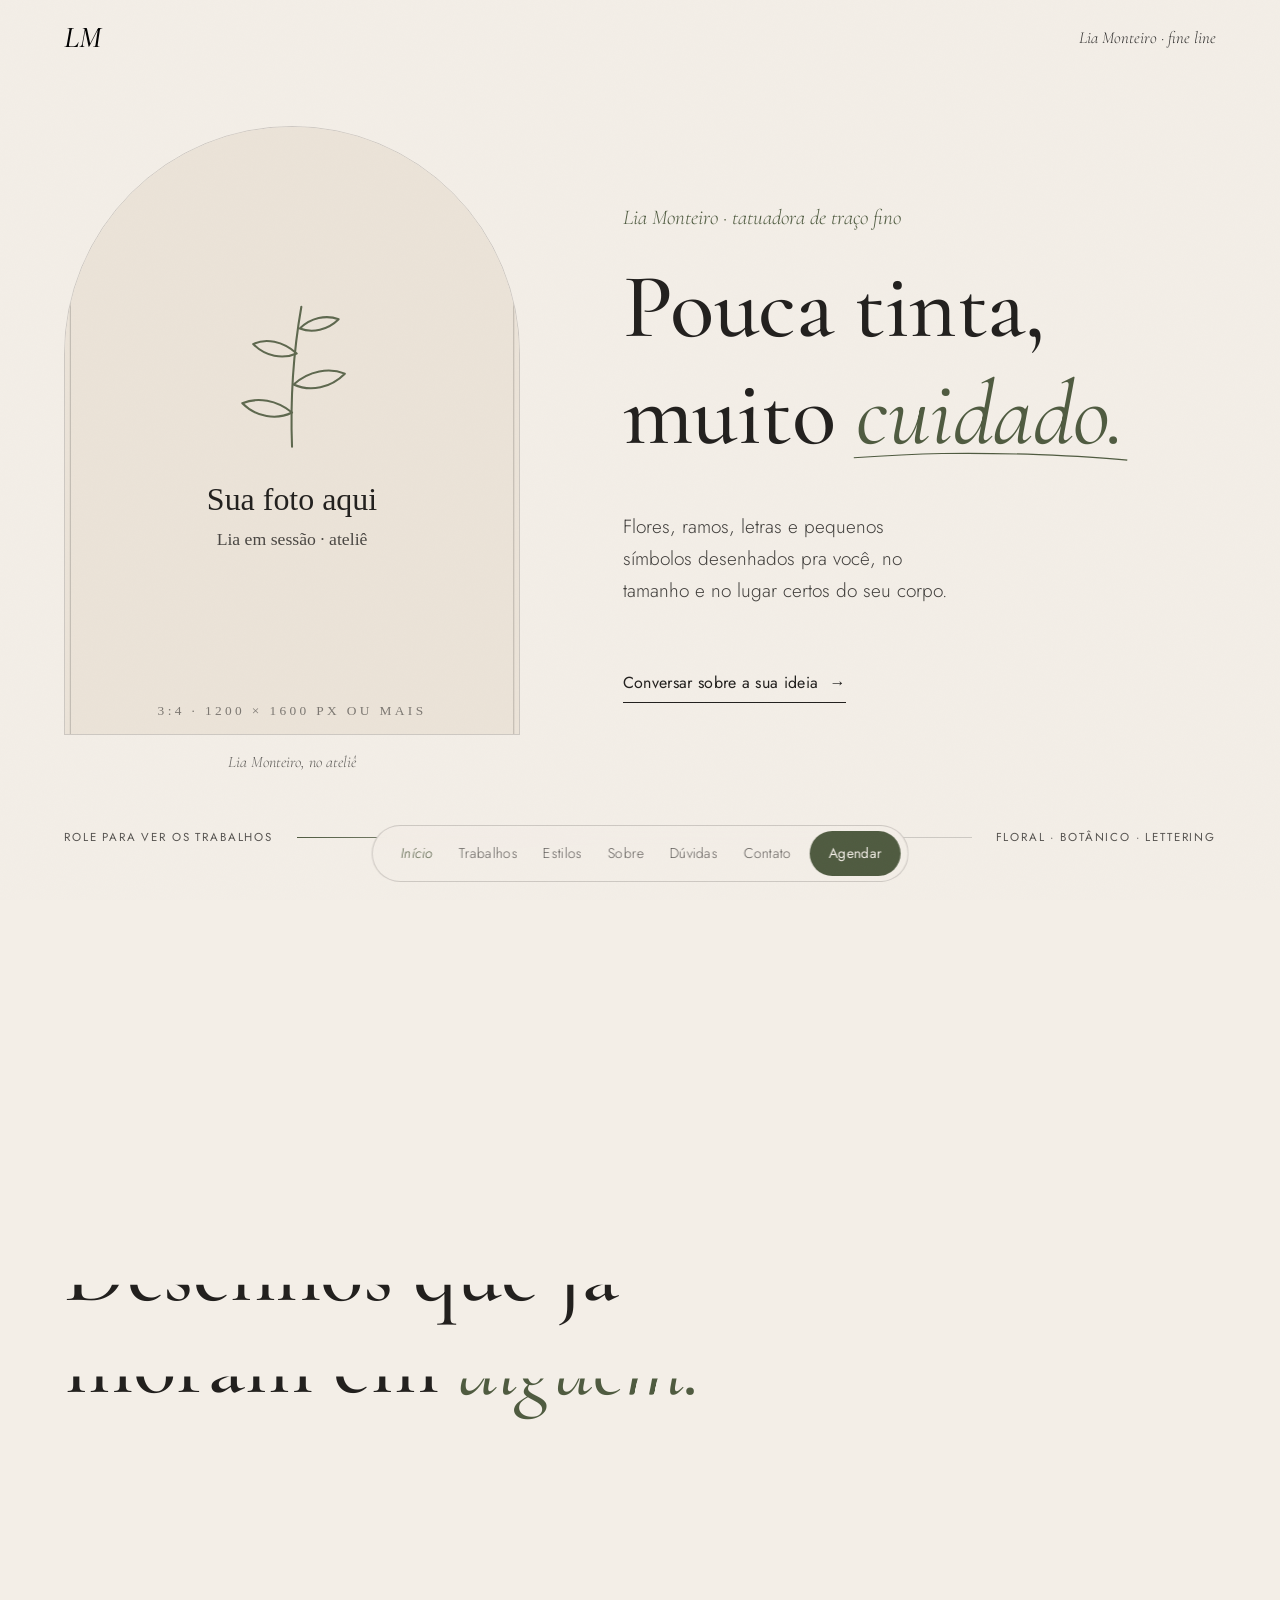
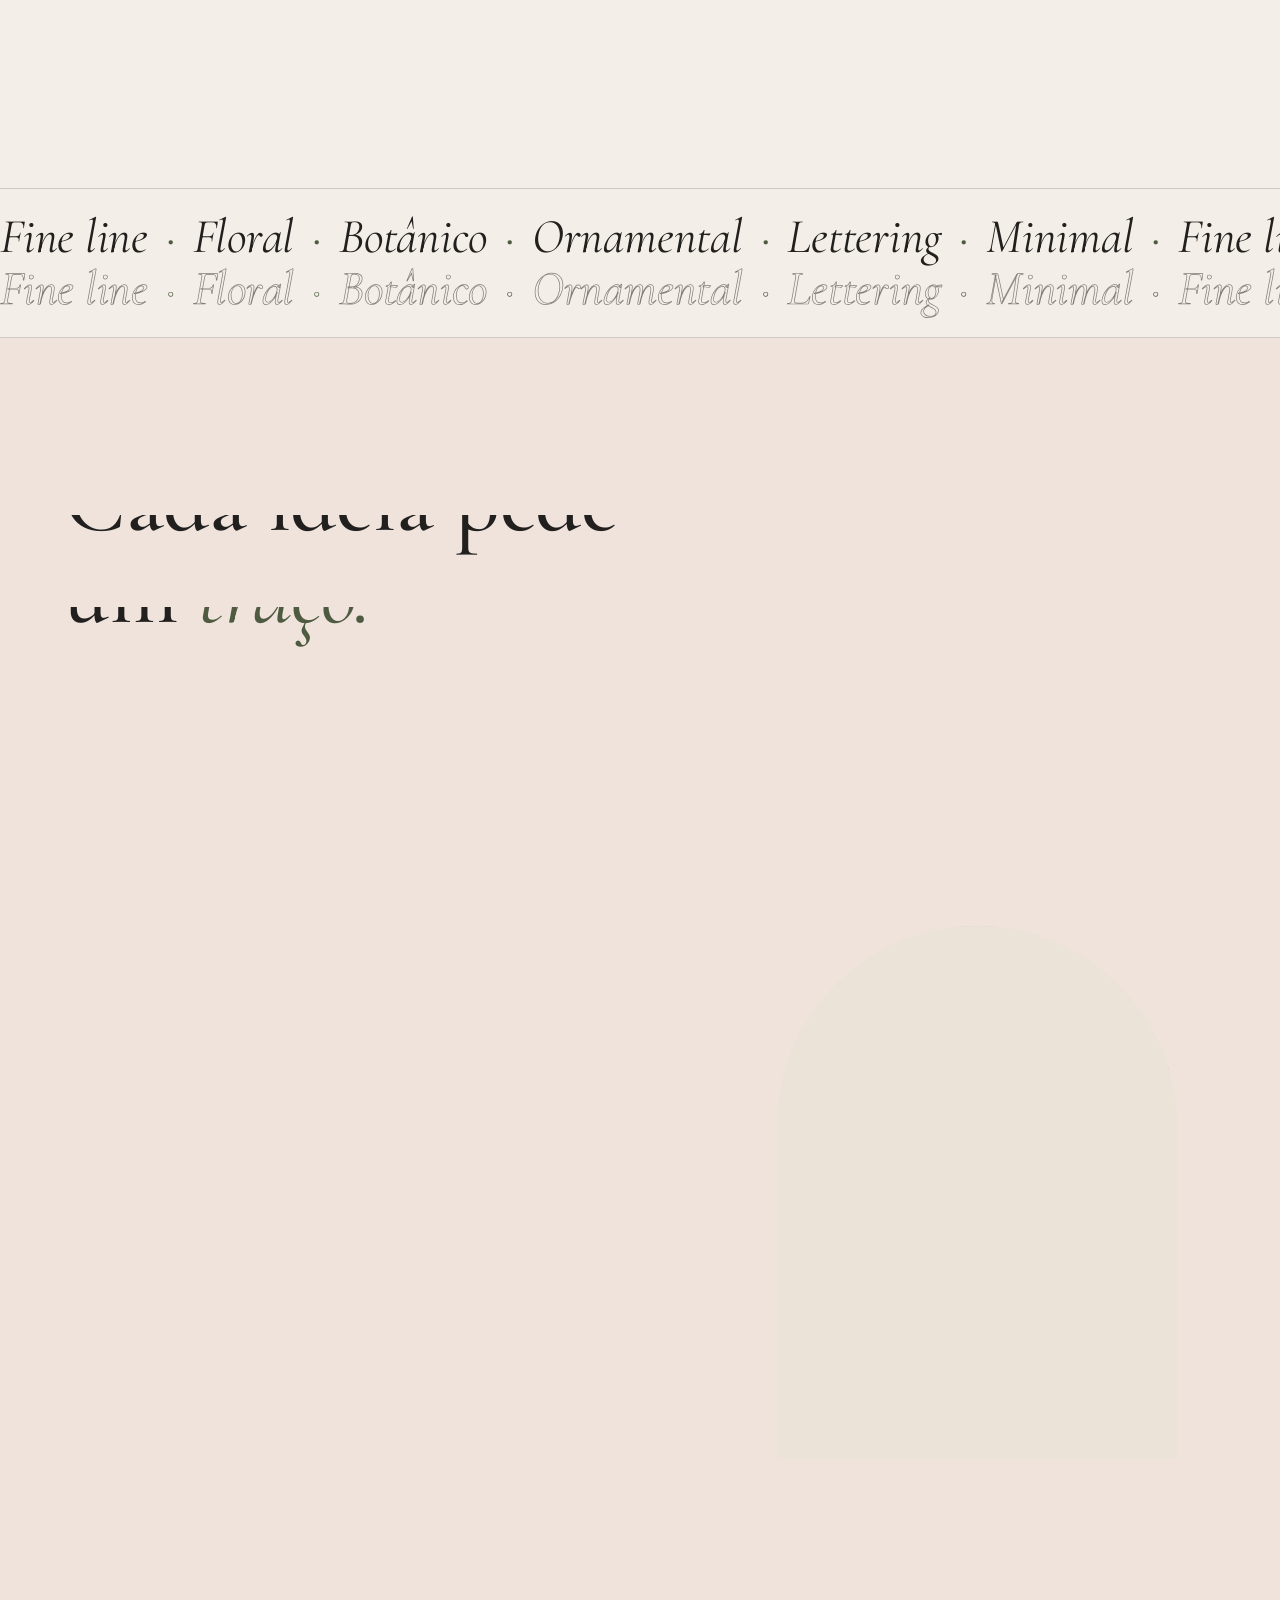
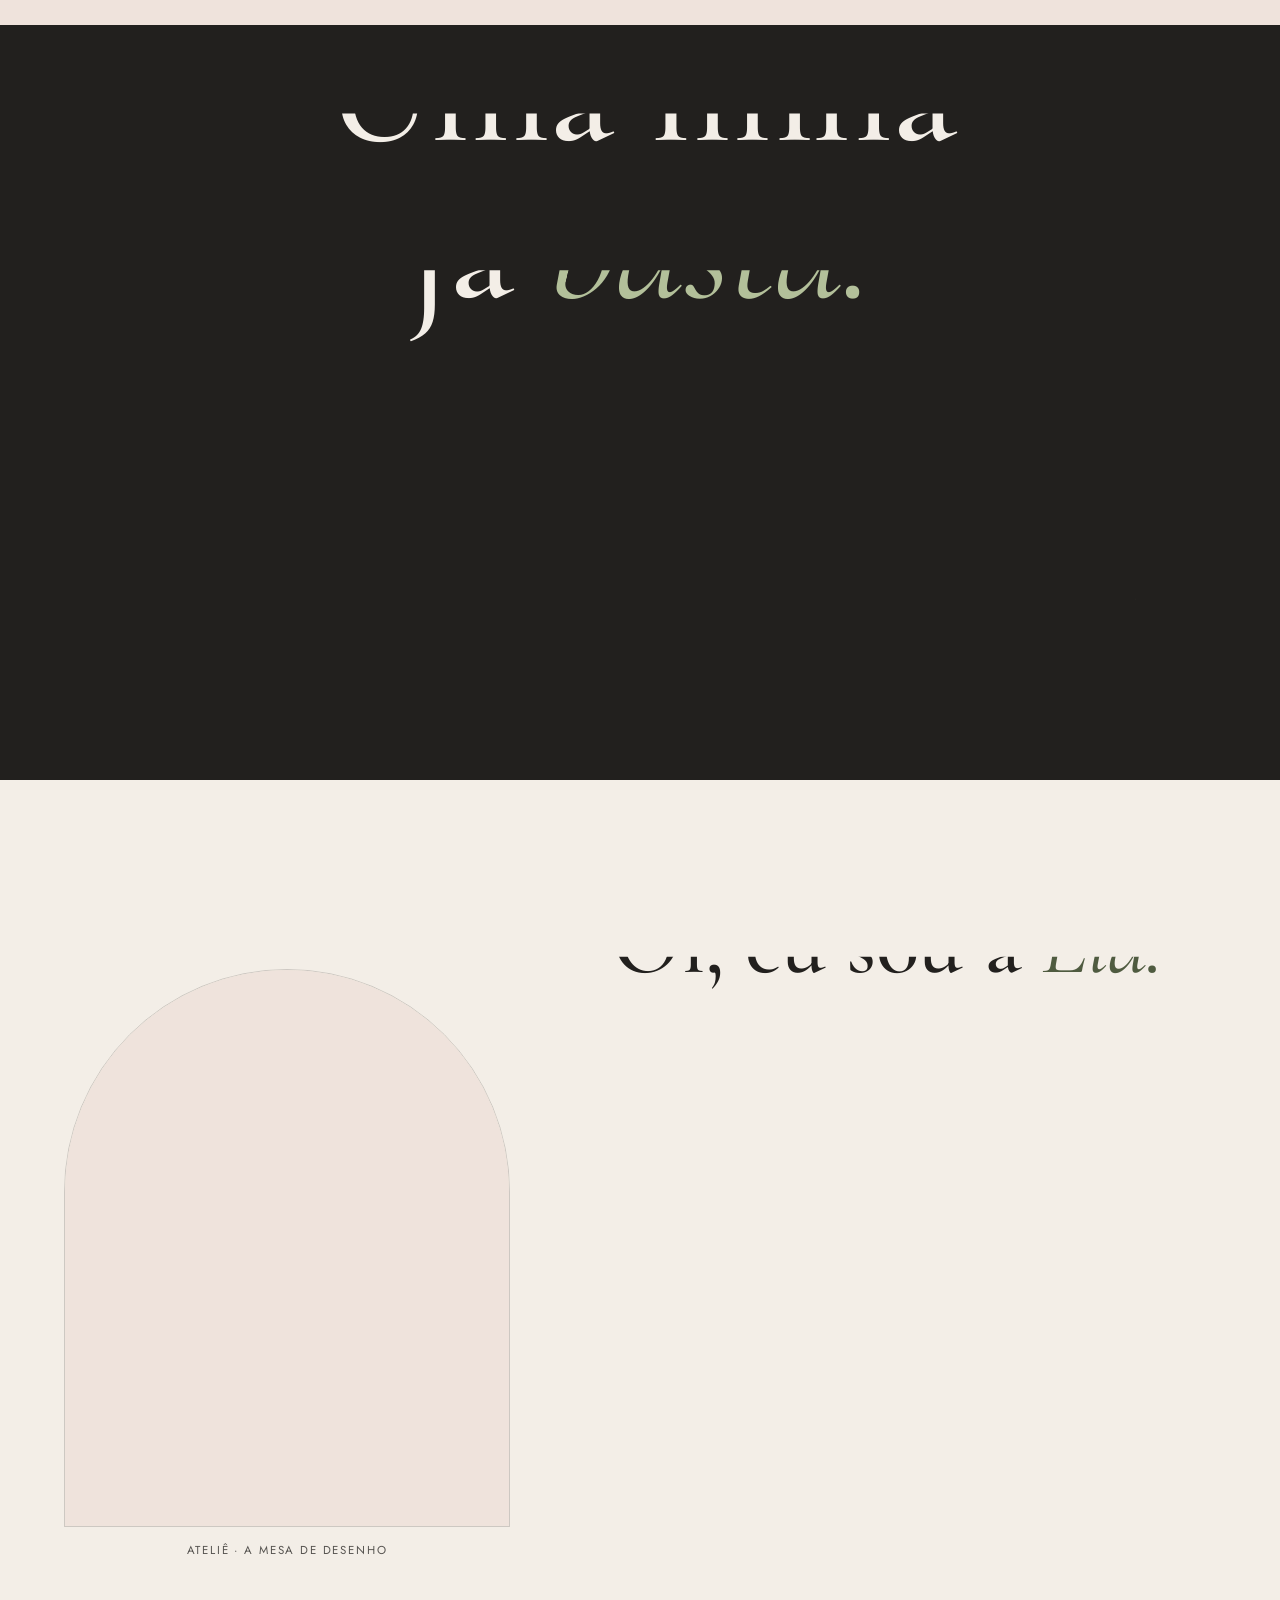
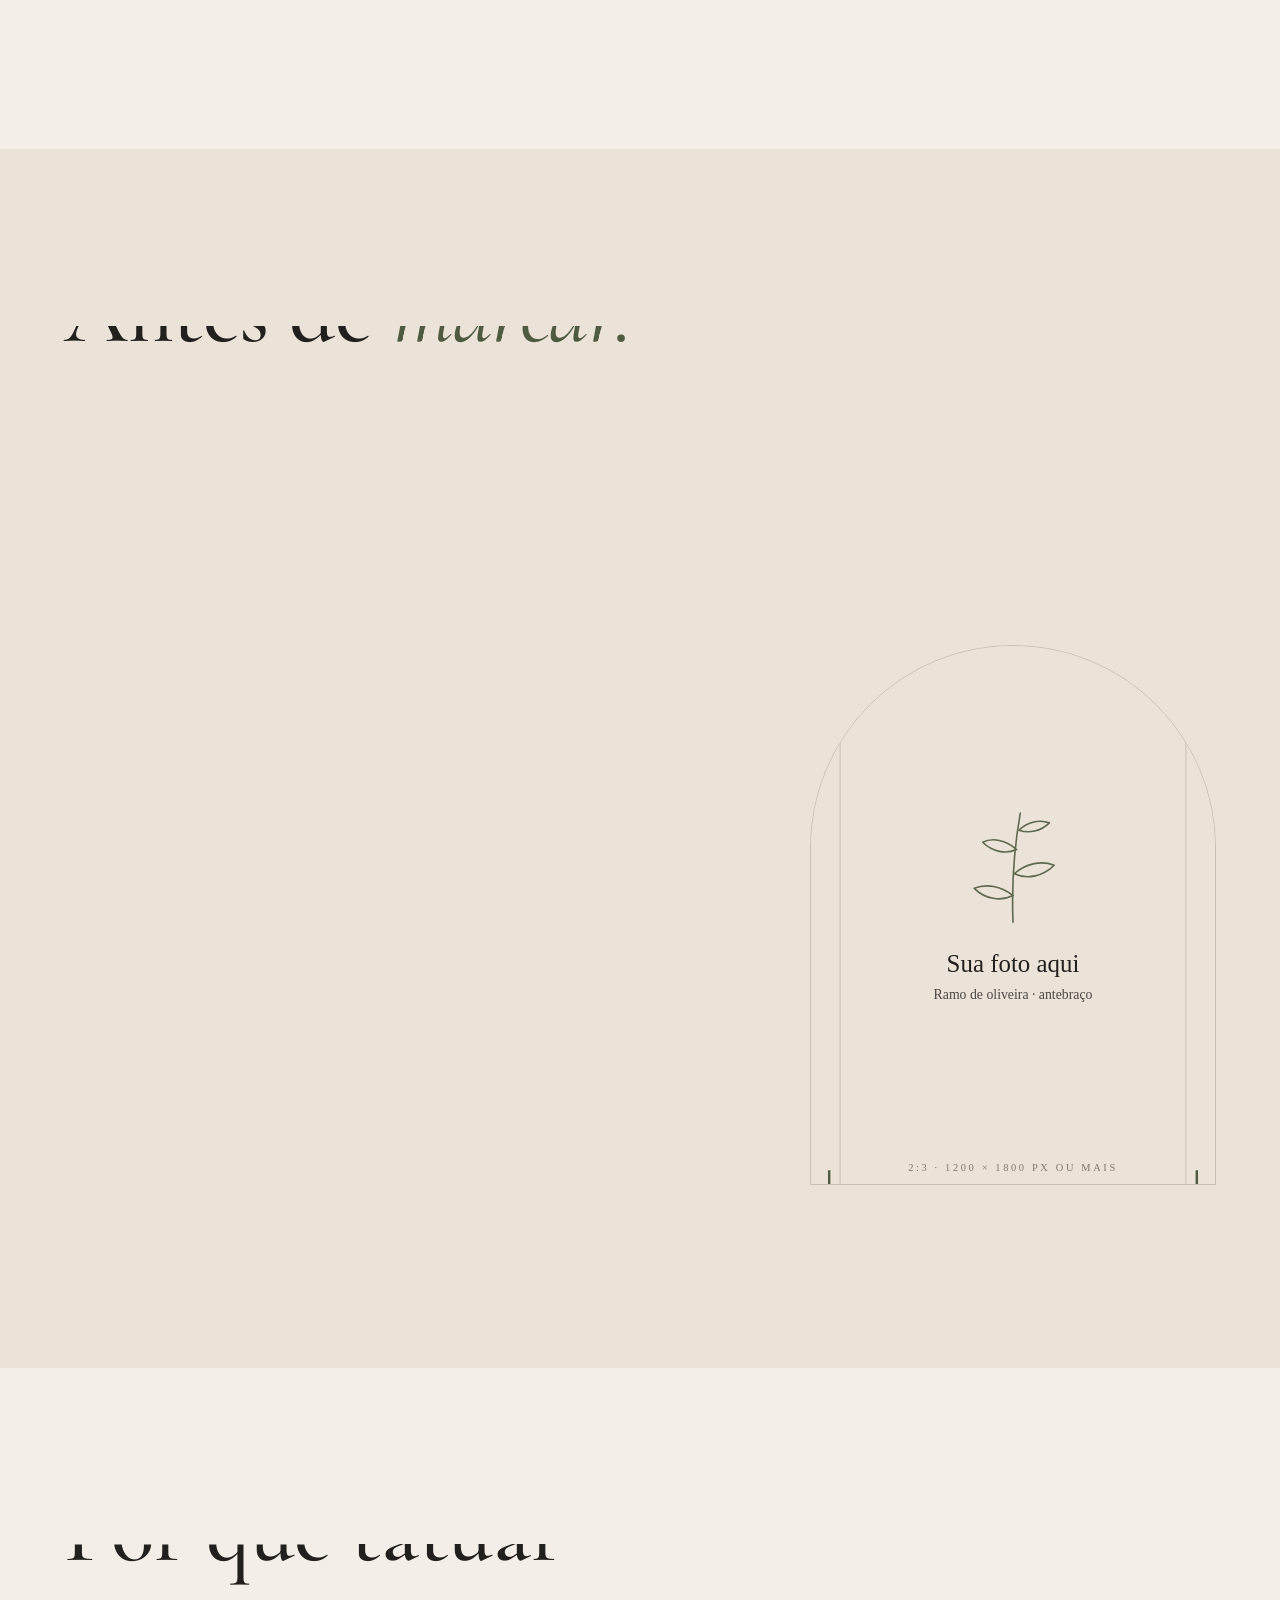
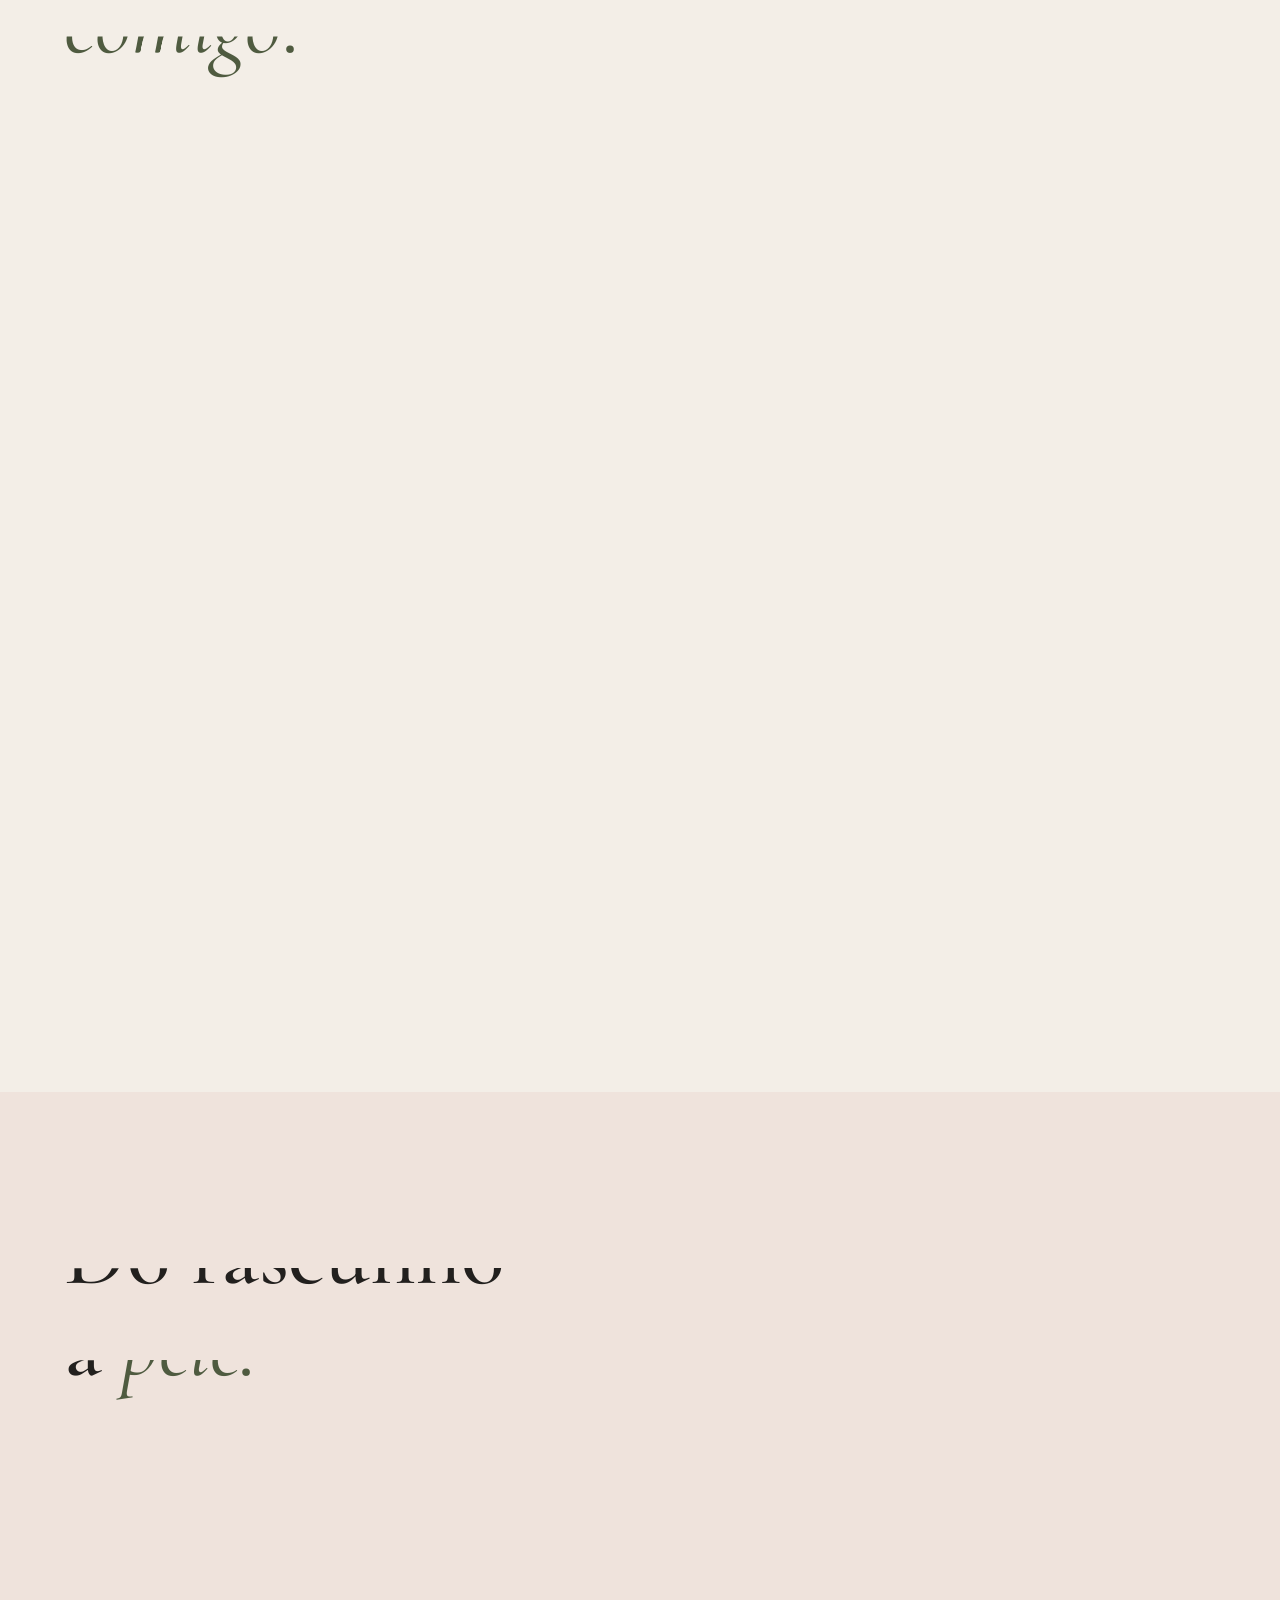
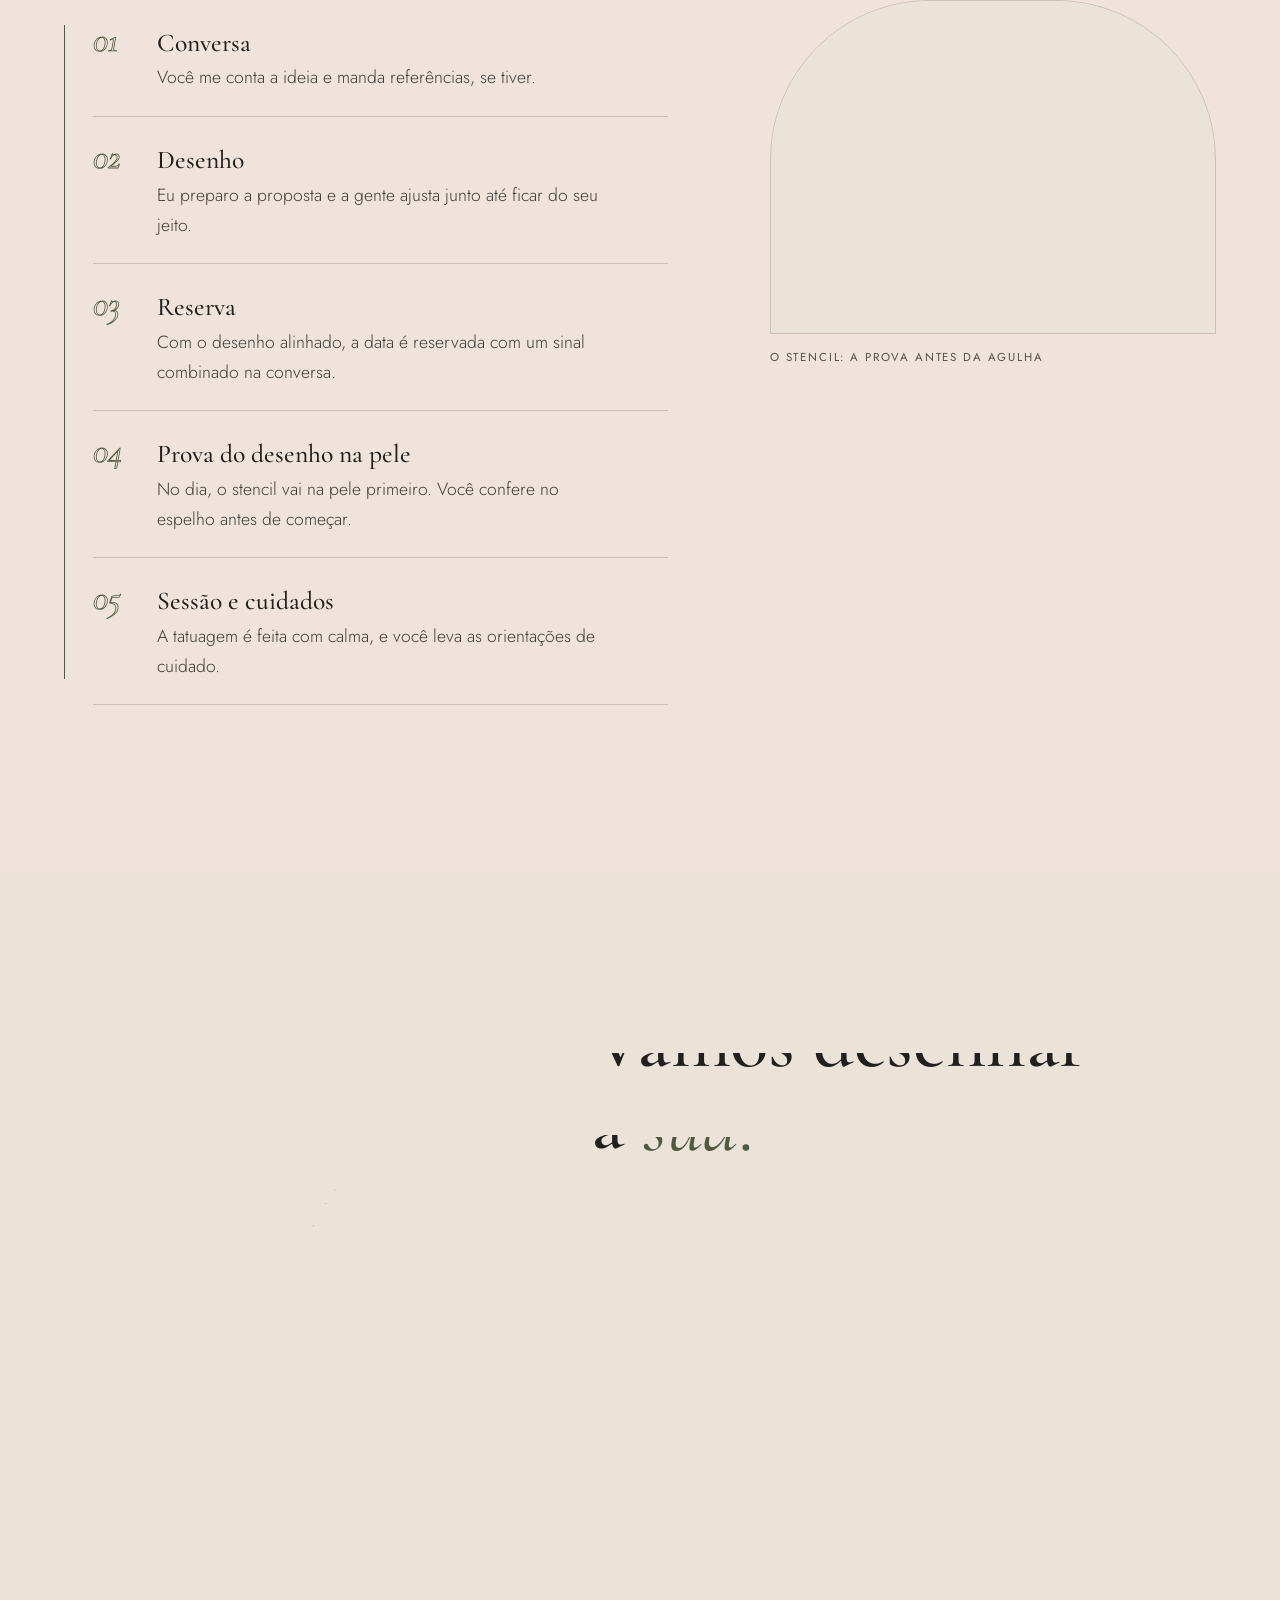
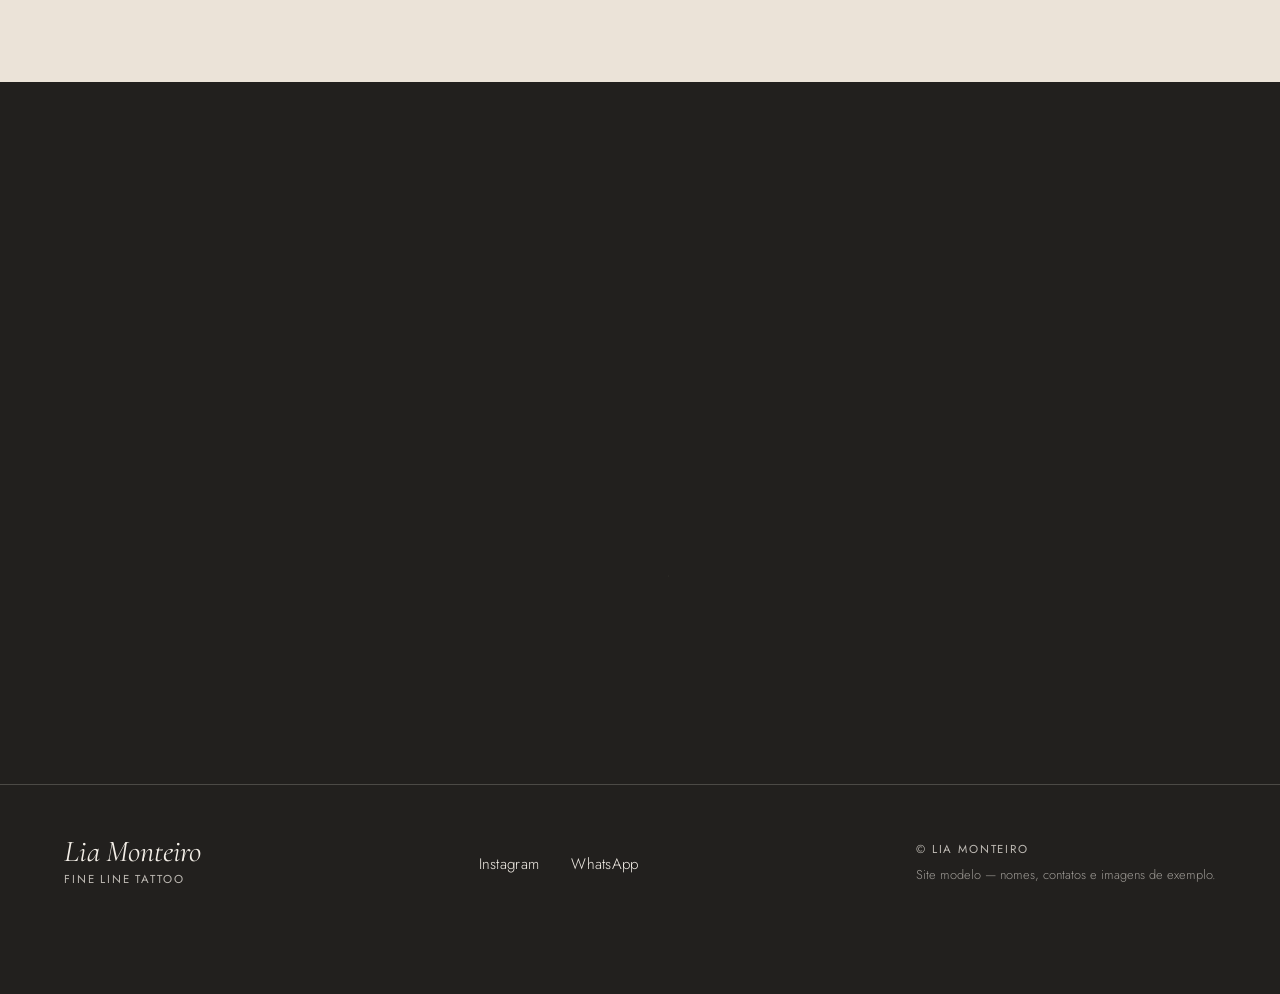
<file: modelos/fine-line/index.html>
<!DOCTYPE html>
<html lang="pt-BR">
<head>
  <meta charset="UTF-8">
  <meta name="viewport" content="width=device-width, initial-scale=1.0">
  <title>Lia Monteiro — Fine Line Tattoo</title>
  <meta name="description" content="Lia Monteiro, tatuadora de traço fino: floral, botânico, ornamental delicado, lettering e minimal. Desenhos feitos para você, no tamanho e no lugar certos do corpo.">
  <meta name="theme-color" content="#f3eee7">

  <!-- Open Graph -->
  <meta property="og:title" content="Lia Monteiro — Fine Line Tattoo">
  <meta property="og:description" content="Pouca tinta, muito cuidado. Floral, botânico, lettering e pequenos símbolos em traço fino.">
  <meta property="og:type" content="website">
  <!-- [PREENCHER] trocar por URL absoluta de uma foto .jpg (https://…/assets/images/lia-sessao.jpg) quando a foto e o domínio existirem -->
  <meta property="og:image" content="assets/images/lia-sessao.svg">

  <link rel="icon" href="assets/favicon.svg" type="image/svg+xml">

  <!-- Tipografia: serifa clássica nos títulos + sans geométrica leve no texto (carrega sem travar a primeira pintura) -->
  <link rel="preconnect" href="https://fonts.googleapis.com">
  <link rel="preconnect" href="https://fonts.gstatic.com" crossorigin>
  <link href="https://fonts.googleapis.com/css2?family=Cormorant+Garamond:ital,wght@0,400;0,500;1,400;1,500&family=Jost:wght@300;400;500&display=swap" rel="stylesheet" media="print" onload="this.media='all'">
  <noscript><link href="https://fonts.googleapis.com/css2?family=Cormorant+Garamond:ital,wght@0,400;0,500;1,400;1,500&family=Jost:wght@300;400;500&display=swap" rel="stylesheet"></noscript>

  <link rel="stylesheet" href="css/style.css">
  <!-- Intro "o traço fino": decidida aqui, antes da primeira pintura, para cobrir a página sem piscar. Não toca com movimento
       reduzido, com âncora na URL, com a página já rolada ou se já foi vista nesta sessão. ?intro=1 força (revisão) e ?intro=0 desliga. -->
  <script>(function(){var d=document.documentElement;d.classList.add("js");try{var q=location.search;if(/[?&]intro=0\b/.test(q)||matchMedia("(prefers-reduced-motion: reduce)").matches)return;if(!/[?&]intro=1\b/.test(q)&&(location.hash||document.hidden||window.pageYOffset>4||sessionStorage.getItem("modelo-fine-line-intro")==="1"))return;d.classList.add("intro-ativa")}catch(e){}})();</script>
  <link rel="preload" as="image" href="assets/images/lia-sessao.svg">
  <script src="js/intro.js" defer onerror="document.documentElement.classList.remove('intro-ativa')"></script>
  <script src="js/main.js" defer></script>
</head>
<body>
  <!-- [PREENCHER] Site modelo. Antes de publicar, trocar:
       · o nome da artista (Lia Monteiro) e as iniciais (LM) no cabeçalho, no rodapé, no favicon e na intro (js/intro.js);
       · o link do WhatsApp (https://wa.me/ → https://wa.me/55DDDNÚMERO) em todos os botões;
       · o link do Instagram (https://www.instagram.com/ → o perfil real);
       · as molduras de assets/images/*.svg pelas fotos reais (lista e prompts em imagens.json);
       · o og:image por uma URL absoluta;
       · a linha "Site modelo" do rodapé. -->

  <!-- Traço fino desenhado à mão sob as palavras em destaque -->
  <svg class="svg-lib" aria-hidden="true" focusable="false"><symbol id="risco" viewBox="0 0 300 24" preserveAspectRatio="none"><path pathLength="1" d="M3 16c28-3 60-6 95-7 38-1 70 0 104 2 32 2 62 4 95 9"/></symbol></svg>

  <!-- Cursor contextual (somente desktop / fine pointer) -->
  <div class="cursor" id="cursor" aria-hidden="true"><span class="cursor__label" id="cursorLabel"></span></div>

  <a class="skip-link" href="#hero">Pular para o conteúdo</a>

  <header class="site-head">
    <a href="#hero" class="site-head__brand" aria-label="LM — Lia Monteiro, voltar ao topo">
      <span class="font-display">LM</span>
    </a>
    <p class="site-head__meta">Lia Monteiro · fine line</p>
  </header>

  <main id="main">

    <!-- ============================== 01 · HERO ==============================
         A entrada é só CSS (existe sem JavaScript) e, com a intro, espera a cortina subir (--rise-start). No desktop a foto
         em arco fica à esquerda; no celular o texto vem antes, com o botão na primeira tela. -->
    <section class="hero section--light" id="hero" aria-label="Apresentação">
      <div class="hero__grid">
        <div class="hero__text">
          <p class="hero__eyebrow"><span>Lia Monteiro · tatuadora de traço fino</span></p>
          <h1 class="hero__title">
            <span class="hero__title-row"><span class="font-display">Pouca tinta,</span></span>
            <span class="hero__title-row"><span class="font-display">muito <em class="accent tem-risco">cuidado.<svg class="risco" aria-hidden="true" focusable="false"><use href="#risco"/></svg></em></span></span>
          </h1>
          <p class="hero__sub">Flores, ramos, letras e pequenos símbolos desenhados pra você, no tamanho e no lugar certos do seu corpo.</p>
          <a class="cta-line hero__cta" href="https://wa.me/" target="_blank" rel="noopener noreferrer" data-cursor="abrir">
            <span class="cta-line__text">Conversar sobre a sua ideia</span>
            <span class="cta-line__arrow" aria-hidden="true">→</span>
          </a>
        </div>
        <figure class="hero__media">
          <div class="foto hero__foto">
            <img src="assets/images/lia-sessao.svg" alt="Lia Monteiro tatuando um ramo delicado no antebraço de uma cliente, com a luz natural do ateliê" width="1200" height="1600" fetchpriority="high" data-parallax="foto">
          </div>
          <figcaption class="hero__caption">Lia Monteiro, no ateliê</figcaption>
        </figure>
      </div>
      <div class="hero__footer">
        <p class="micro">Role para ver os trabalhos</p>
        <span class="hero__scrollline" aria-hidden="true"></span>
        <p class="micro">Floral · Botânico · Lettering</p>
      </div>
    </section>

    <!-- ============================== 02 · TRABALHOS ============================== -->
    <section class="work section--light" id="work" aria-label="Trabalhos">
      <div class="section-head">
        <p class="section-label reveal">nº 02 — trabalhos</p>
        <h2 class="section-title" data-titulo>
          <span class="font-display">Desenhos que já</span><br>
          <span class="font-display">moram <span class="nw">em <em class="accent tem-risco">alguém.<svg class="risco" aria-hidden="true" focusable="false"><use href="#risco"/></svg></em></span></span>
        </h2>
        <p class="section-sub reveal">Uma seleção recente. Cada um foi desenhado para uma pessoa e um lugar do corpo.</p>
      </div>
    </section>

    <!-- ============================== 03 · GALERIA HORIZONTAL ==============================
         Desktop com JS: a faixa anda para o lado enquanto a página desce (presa na tela). Celular, sem JS ou com
         movimento reduzido: rolagem lateral nativa. Os cartões ímpares têm o topo em arco. -->
    <section class="gallery section--light" id="gallery" aria-label="Galeria de trabalhos" data-galeria>
      <div class="gallery__pin">
        <div class="gallery__track revela-grupo" id="galleryTrack" data-cursor="arraste" tabindex="0" role="region" aria-label="Galeria horizontal — use as setas ou arraste">
          <figure class="gcard gcard--tall gcard--arco">
            <div class="gcard__foto"><img src="assets/images/galeria-01.svg" alt="Tatuagem fine line de um ramo de oliveira subindo pelo antebraço interno, já cicatrizada" loading="lazy" width="1200" height="1800"></div>
            <figcaption><span class="gcard__num">01</span> Ramo de oliveira · antebraço</figcaption>
          </figure>
          <figure class="gcard gcard--mid gcard--down">
            <div class="gcard__foto"><img src="assets/images/galeria-02.svg" alt="Tatuagem fine line de um pequeno buquê de flores do campo na parte de fora do braço, cicatrizada" loading="lazy" width="1200" height="1600"></div>
            <figcaption><span class="gcard__num">02</span> Buquê floral · braço</figcaption>
          </figure>
          <figure class="gcard gcard--mid gcard--arco">
            <div class="gcard__foto"><img src="assets/images/galeria-03.svg" alt="Tatuagem de lettering fino com a palavra calma escrita à mão, acompanhando a clavícula" loading="lazy" width="1280" height="1600"></div>
            <figcaption><span class="gcard__num">03</span> Lettering fino · clavícula</figcaption>
          </figure>
          <figure class="gcard gcard--small gcard--up">
            <div class="gcard__foto"><img src="assets/images/galeria-04.svg" alt="Tatuagem pequena de lua crescente com três estrelas finas no tornozelo, cicatrizada" loading="lazy" width="1600" height="1600"></div>
            <figcaption><span class="gcard__num">04</span> Lua e estrelas · tornozelo</figcaption>
          </figure>
          <figure class="gcard gcard--tall gcard--arco">
            <div class="gcard__foto"><img src="assets/images/galeria-05.svg" alt="Tatuagem ornamental delicada descendo pela coluna, com filigranas finas e pontilhado" loading="lazy" width="1200" height="1800"></div>
            <figcaption><span class="gcard__num">05</span> Ornamental delicado · coluna</figcaption>
          </figure>
          <figure class="gcard gcard--mid gcard--down">
            <div class="gcard__foto"><img src="assets/images/galeria-06.svg" alt="Tatuagem de uma flor desenhada em uma única linha contínua na parte interna do pulso" loading="lazy" width="1200" height="1600"></div>
            <figcaption><span class="gcard__num">06</span> Flor em linha contínua · pulso</figcaption>
          </figure>
          <figure class="gcard gcard--mid gcard--up gcard--arco">
            <div class="gcard__foto"><img src="assets/images/galeria-07.svg" alt="Tatuagem fine line de um ramo de lavanda na lateral da costela, cicatrizada" loading="lazy" width="1280" height="1600"></div>
            <figcaption><span class="gcard__num">07</span> Ramo de lavanda · costela</figcaption>
          </figure>
          <figure class="gcard gcard--small">
            <div class="gcard__foto"><img src="assets/images/galeria-08.svg" alt="Tatuagem mínima de um pequeno sol de linhas finas atrás da orelha" loading="lazy" width="1600" height="1600"></div>
            <figcaption><span class="gcard__num">08</span> Pequeno símbolo · atrás da orelha</figcaption>
          </figure>
          <div class="gcard gcard--text">
            <p class="font-display gcard__end">O resto está<br>na pele de<br>quem <em class="accent">levou.</em></p>
            <a class="cta-line" href="https://www.instagram.com/" target="_blank" rel="noopener noreferrer" data-cursor="abrir">
              <span class="cta-line__text">Ver mais no Instagram</span>
              <span class="cta-line__arrow" aria-hidden="true">→</span>
            </a>
          </div>
        </div>
      </div>
    </section>

    <!-- ============================== FAIXA ==============================
         Duas linhas que andam só com a rolagem, em sentidos opostos: uma em tinta, outra só no contorno. -->
    <div class="marquee section--light" aria-hidden="true" data-faixa>
      <div class="marquee__row" data-faixa-linha="-1">
        <span class="marquee__chunk font-display">Fine line <i>·</i> Floral <i>·</i> Botânico <i>·</i> Ornamental <i>·</i> Lettering <i>·</i> Minimal <i>·</i>&nbsp;</span>
        <span class="marquee__chunk font-display">Fine line <i>·</i> Floral <i>·</i> Botânico <i>·</i> Ornamental <i>·</i> Lettering <i>·</i> Minimal <i>·</i>&nbsp;</span>
        <span class="marquee__chunk font-display">Fine line <i>·</i> Floral <i>·</i> Botânico <i>·</i> Ornamental <i>·</i> Lettering <i>·</i> Minimal <i>·</i>&nbsp;</span>
      </div>
      <div class="marquee__row marquee__row--stencil" data-faixa-linha="1">
        <span class="marquee__chunk font-display">Fine line <i>·</i> Floral <i>·</i> Botânico <i>·</i> Ornamental <i>·</i> Lettering <i>·</i> Minimal <i>·</i>&nbsp;</span>
        <span class="marquee__chunk font-display">Fine line <i>·</i> Floral <i>·</i> Botânico <i>·</i> Ornamental <i>·</i> Lettering <i>·</i> Minimal <i>·</i>&nbsp;</span>
        <span class="marquee__chunk font-display">Fine line <i>·</i> Floral <i>·</i> Botânico <i>·</i> Ornamental <i>·</i> Lettering <i>·</i> Minimal <i>·</i>&nbsp;</span>
      </div>
    </div>

    <!-- ============================== 04 · ESTILOS ============================== -->
    <section class="styles section--rose" id="styles" aria-label="Estilos">
      <div class="section-head">
        <p class="section-label reveal">nº 03 — estilos</p>
        <h2 class="section-title" data-titulo>
          <span class="font-display">Cada ideia pede</span><br>
          <span class="font-display">um <em class="accent">traço.</em></span>
        </h2>
        <p class="section-sub reveal">Todos em linha fina, cada um com o seu jeito de ocupar a pele.</p>
      </div>
      <div class="styles__grid">
        <ul class="styles__list revela-grupo" id="stylesList">
          <li><button type="button" class="styles__item is-active" data-style="floral" aria-pressed="true"><span class="styles__num">01</span><span class="styles__name font-display">Floral</span></button></li>
          <li><button type="button" class="styles__item" data-style="botanico" aria-pressed="false"><span class="styles__num">02</span><span class="styles__name font-display">Botânico</span></button></li>
          <li><button type="button" class="styles__item" data-style="ornamental" aria-pressed="false"><span class="styles__num">03</span><span class="styles__name font-display">Ornamental</span></button></li>
          <li><button type="button" class="styles__item" data-style="lettering" aria-pressed="false"><span class="styles__num">04</span><span class="styles__name font-display">Lettering</span></button></li>
          <li><button type="button" class="styles__item" data-style="minimal" aria-pressed="false"><span class="styles__num">05</span><span class="styles__name font-display">Minimal</span></button></li>
          <li><button type="button" class="styles__item" data-style="linha" aria-pressed="false"><span class="styles__num">06</span><span class="styles__name font-display">Linha contínua</span></button></li>
        </ul>
        <div class="styles__media" data-revela-foto>
          <figure class="styles__img is-active" data-style-img="floral">
            <img src="assets/images/galeria-02.svg" alt="Buquê de flores do campo em fine line no braço" loading="lazy" width="1200" height="1600">
          </figure>
          <figure class="styles__img" data-style-img="botanico">
            <img src="assets/images/galeria-01.svg" alt="Ramo de oliveira em fine line no antebraço" loading="lazy" width="1200" height="1800">
          </figure>
          <figure class="styles__img" data-style-img="ornamental">
            <img src="assets/images/galeria-05.svg" alt="Ornamental delicado com filigranas na coluna" loading="lazy" width="1200" height="1800">
          </figure>
          <figure class="styles__img" data-style-img="lettering">
            <img src="assets/images/galeria-03.svg" alt="Lettering fino escrito à mão na clavícula" loading="lazy" width="1280" height="1600">
          </figure>
          <figure class="styles__img" data-style-img="minimal">
            <img src="assets/images/galeria-08.svg" alt="Pequeno sol minimalista atrás da orelha" loading="lazy" width="1600" height="1600">
          </figure>
          <figure class="styles__img" data-style-img="linha">
            <img src="assets/images/galeria-06.svg" alt="Flor em linha contínua no pulso" loading="lazy" width="1200" height="1600">
          </figure>
          <span class="styles__frame" aria-hidden="true" data-parallax="moldura"></span>
        </div>
      </div>
    </section>

    <!-- ============================== 05 · MANIFESTO ============================== -->
    <section class="manifesto section--dark" id="manifesto" aria-label="Manifesto">
      <svg class="flash flash--ramo" viewBox="0 0 64 64" aria-hidden="true" focusable="false" data-desenha data-parallax="flash" data-vel="1"><g fill="none" stroke="currentColor" stroke-width="1.2" stroke-linejoin="round"><path pathLength="1" d="M18 60C22 44 30 26 46 6"/><path pathLength="1" d="M24 46c-8-2-14-8-15-15 8 1 14 7 15 15Z"/><path pathLength="1" d="M27 40c7-4 15-4 20 0-6 5-14 5-20 0Z"/><path pathLength="1" d="M33 28c-6-4-9-11-8-17 7 3 10 10 8 17Z"/><path pathLength="1" d="M38 21c6-3 13-2 17 2-6 4-13 3-17-2Z"/></g><circle class="flash__tinta" cx="47" cy="5" r="1.6" fill="currentColor"/></svg>
      <svg class="flash flash--lua" viewBox="0 0 48 48" aria-hidden="true" focusable="false" data-desenha data-parallax="flash" data-vel="-1.4"><path pathLength="1" d="M30 5C20 7 13 15 13 25s8 19 19 19c4 0 8-1 11-4-3 1-6 1-8 1-10 0-17-8-17-17 0-7 4-14 12-19Z" fill="none" stroke="currentColor" stroke-width="1.2" stroke-linejoin="round"/><circle class="flash__tinta" cx="38" cy="14" r="1.4" fill="currentColor"/></svg>
      <svg class="flash flash--estrela" viewBox="0 0 48 48" aria-hidden="true" focusable="false" data-desenha data-parallax="flash" data-vel="1.8"><path pathLength="1" d="M24 3c1 13 7 19 20 21-13 2-19 8-20 21-1-13-7-19-20-21 13-2 19-8 20-21Z" fill="none" stroke="currentColor" stroke-width="1.2" stroke-linejoin="round"/></svg>
      <div class="manifesto__inner">
        <h2 class="manifesto__title" data-titulo>
          <span class="font-display">Uma linha</span><br>
          <span class="font-display">já <em class="accent">basta.</em></span>
        </h2>
        <p class="manifesto__sub reveal">Quando o desenho é pensado com calma, cada traço tem motivo para estar ali.</p>
      </div>
    </section>

    <!-- ============================== 06 · SOBRE ============================== -->
    <section class="about section--light" id="about" aria-label="Sobre a Lia Monteiro">
      <div class="about__grid">
        <figure class="about__media" data-revela-foto>
          <div class="foto about__foto">
            <img src="assets/images/lia-desenhando.svg" alt="Lia Monteiro desenhando ramos e flores a lápis na mesa do ateliê, cercada de esboços" loading="lazy" width="1280" height="1600" data-parallax="foto">
          </div>
          <figcaption class="about__caption micro">Ateliê · a mesa de desenho</figcaption>
        </figure>
        <div class="about__text">
          <p class="section-label reveal">nº 04 — sobre</p>
          <h2 class="section-title" data-titulo><span class="font-display">Oi, eu sou <span class="nw">a <em class="accent">Lia.</em></span></span></h2>
          <p class="about__lead reveal">Desenho flores e ramos desde antes de tatuar. Hoje eles vão para a pele.</p>
          <p class="reveal">Meu trabalho é o traço fino: floral, botânico, lettering, ornamentos delicados e pequenos símbolos, sempre em escala pequena ou média. Gosto de começar pela sua história e de olhar com calma onde a tattoo vai ficar, porque no fine line o lugar do corpo muda tudo.</p>
          <p class="reveal">Atendo com hora marcada, uma pessoa por vez, num ateliê tranquilo. Você pode trazer quem quiser e pedir pausa sempre que precisar.</p>
          <ul class="about__facts reveal" aria-label="Sobre o trabalho">
            <li>Desenho autoral</li>
            <li>Peças pequenas e médias</li>
            <li>Com hora marcada</li>
          </ul>
        </div>
      </div>
    </section>

    <!-- ============================== 07 · DÚVIDAS ============================== -->
    <section class="faq section--linho" id="faq" aria-label="Perguntas frequentes">
      <div class="section-head">
        <p class="section-label reveal">nº 05 — dúvidas</p>
        <h2 class="section-title" data-titulo><span class="font-display">Antes <span class="nw">de <em class="accent">marcar.</em></span></span></h2>
        <p class="section-sub reveal">O que quase todo mundo me pergunta sobre o traço fino.</p>
      </div>
      <div class="faq__grid">
        <div class="faq__list revela-grupo" id="faqList">

          <div class="faq__item" data-faq-img="oliveira">
            <h3><button type="button" class="faq__q" aria-expanded="false" aria-controls="faq-a1" id="faq-q1"><span class="faq__num">01</span><span class="faq__question">Fine line envelhece bem?</span></button></h3>
            <div class="faq__a" id="faq-a1" role="region" aria-labelledby="faq-q1"><p>O traço fino muda com o tempo, como toda tatuagem: com os anos a linha pode abrir um pouco. Por isso eu ajusto o tamanho e o espaço entre as linhas pensando em como o desenho vai estar lá na frente, e não só no dia.</p></div>
          </div>

          <div class="faq__item" data-faq-img="lua">
            <h3><button type="button" class="faq__q" aria-expanded="false" aria-controls="faq-a2" id="faq-q2"><span class="faq__num">02</span><span class="faq__question">Qual o tamanho mínimo?</span></button></h3>
            <div class="faq__a" id="faq-a2" role="region" aria-labelledby="faq-q2"><p>Depende do desenho. Detalhes muito pequenos e linhas muito próximas tendem a se juntar com o tempo, então às vezes eu sugiro aumentar um pouco ou simplificar. A gente decide junto, olhando a ideia.</p></div>
          </div>

          <div class="faq__item" data-faq-img="lavanda">
            <h3><button type="button" class="faq__q" aria-expanded="false" aria-controls="faq-a3" id="faq-q3"><span class="faq__num">03</span><span class="faq__question">Em que lugar do corpo fica melhor?</span></button></h3>
            <div class="faq__a" id="faq-a3" role="region" aria-labelledby="faq-q3"><p>Antebraço, braço, costela, clavícula, tornozelo e costas costumam receber bem o traço fino. Mãos, dedos e pés renovam a pele mais rápido, e a linha tende a durar menos ali. Eu te conto o que esperar antes de você decidir.</p></div>
          </div>

          <div class="faq__item" data-faq-img="linha">
            <h3><button type="button" class="faq__q" aria-expanded="false" aria-controls="faq-a4" id="faq-q4"><span class="faq__num">04</span><span class="faq__question">E se alguma linha falhar?</span></button></h3>
            <div class="faq__a" id="faq-a4" role="region" aria-labelledby="faq-q4"><p>Depois da cicatrização, se alguma linha ficou falhada, a gente marca um retoque. As condições eu combino com você já na primeira conversa.</p></div>
          </div>

          <div class="faq__item" data-faq-img="stencil">
            <h3><button type="button" class="faq__q" aria-expanded="false" aria-controls="faq-a5" id="faq-q5"><span class="faq__num">05</span><span class="faq__question">Como funciona o orçamento?</span></button></h3>
            <div class="faq__a" id="faq-a5" role="region" aria-labelledby="faq-q5"><p>Me manda a ideia, as referências, o tamanho que você imagina e o lugar do corpo. Com isso eu te passo o orçamento e a gente conversa sobre o desenho.</p></div>
          </div>

          <div class="faq__item" data-faq-img="lettering">
            <h3><button type="button" class="faq__q" aria-expanded="false" aria-controls="faq-a6" id="faq-q6"><span class="faq__num">06</span><span class="faq__question">Posso levar uma referência?</span></button></h3>
            <div class="faq__a" id="faq-a6" role="region" aria-labelledby="faq-q6"><p>Pode, e ajuda muito. Ela me mostra o que você gosta. O desenho final é feito pra você, a partir dela, e não uma cópia.</p></div>
          </div>

          <div class="faq__item" data-faq-img="lia">
            <h3><button type="button" class="faq__q" aria-expanded="false" aria-controls="faq-a7" id="faq-q7"><span class="faq__num">07</span><span class="faq__question">Dói muito?</span></button></h3>
            <div class="faq__a" id="faq-a7" role="region" aria-labelledby="faq-q7"><p>Cada pessoa sente de um jeito, e cada região do corpo também. A sessão é sem pressa: a gente para sempre que você precisar.</p></div>
          </div>

          <div class="faq__item" data-faq-img="buque">
            <h3><button type="button" class="faq__q" aria-expanded="false" aria-controls="faq-a8" id="faq-q8"><span class="faq__num">08</span><span class="faq__question">Como cuidar depois?</span></button></h3>
            <div class="faq__a" id="faq-a8" role="region" aria-labelledby="faq-q8"><p>Você sai da sessão com as orientações explicadas e por escrito. Se surgir qualquer dúvida durante a cicatrização, é só me chamar.</p></div>
          </div>

        </div>
        <div class="faq__media" aria-hidden="true">
          <figure class="faq__img is-active" data-img="oliveira"><img src="assets/images/galeria-01.svg" alt="" loading="lazy" width="1200" height="1800"></figure>
          <figure class="faq__img" data-img="lua"><img src="assets/images/galeria-04.svg" alt="" loading="lazy" width="1600" height="1600"></figure>
          <figure class="faq__img" data-img="lavanda"><img src="assets/images/galeria-07.svg" alt="" loading="lazy" width="1280" height="1600"></figure>
          <figure class="faq__img" data-img="linha"><img src="assets/images/galeria-06.svg" alt="" loading="lazy" width="1200" height="1600"></figure>
          <figure class="faq__img" data-img="stencil"><img src="assets/images/processo-stencil.svg" alt="" loading="lazy" width="1600" height="1200"></figure>
          <figure class="faq__img" data-img="lettering"><img src="assets/images/galeria-03.svg" alt="" loading="lazy" width="1280" height="1600"></figure>
          <figure class="faq__img" data-img="lia"><img src="assets/images/lia-sessao.svg" alt="" loading="lazy" width="1200" height="1600"></figure>
          <figure class="faq__img" data-img="buque"><img src="assets/images/galeria-02.svg" alt="" loading="lazy" width="1200" height="1600"></figure>
        </div>
      </div>
    </section>

    <!-- ============================== 08 · POR QUÊ ============================== -->
    <section class="reasons section--light" id="reasons" aria-label="Por que tatuar com a Lia">
      <div class="section-head">
        <p class="section-label reveal">nº 06 — por quê</p>
        <h2 class="section-title" data-titulo><span class="font-display">Por que tatuar</span><br><span class="font-display"><em class="accent">comigo?</em></span></h2>
      </div>
      <ol class="reasons__list">
        <li class="reason reveal">
          <span class="reason__num font-display" aria-hidden="true">01</span>
          <div class="reason__body"><h3>Desenho feito pra você</h3><p>Nada sai de catálogo. O desenho nasce da sua ideia, das suas referências e do lugar onde ele vai ficar.</p></div>
        </li>
        <li class="reason reveal">
          <span class="reason__num font-display" aria-hidden="true">02</span>
          <div class="reason__body"><h3>Pensado para durar</h3><p>Linha bem colocada e tamanho certo fazem diferença com o tempo. Eu te explico o que funciona antes de tatuar.</p></div>
        </li>
        <li class="reason reveal">
          <span class="reason__num font-display" aria-hidden="true">03</span>
          <div class="reason__body"><h3>Prova antes da agulha</h3><p>O stencil vai na pele primeiro. Você olha no espelho, a gente ajusta a posição e só depois começa.</p></div>
        </li>
        <li class="reason reveal">
          <span class="reason__num font-display" aria-hidden="true">04</span>
          <div class="reason__body"><h3>Sem pressa</h3><p>Uma pessoa por vez, com tempo para conversar, ajustar e fazer pausas.</p></div>
        </li>
        <li class="reason reveal">
          <span class="reason__num font-display" aria-hidden="true">05</span>
          <div class="reason__body"><h3>Conversa direta</h3><p>Você fala comigo do primeiro rascunho às dúvidas da cicatrização, sem intermediário.</p></div>
        </li>
        <li class="reason reveal">
          <span class="reason__num font-display" aria-hidden="true">06</span>
          <div class="reason__body"><h3>Cuidado depois</h3><p>Você sai com as orientações explicadas e pode me chamar se algo parecer diferente do esperado.</p></div>
        </li>
      </ol>
    </section>

    <!-- ============================== 09 · PROCESSO ============================== -->
    <section class="process section--rose" id="process" aria-label="Processo">
      <div class="section-head">
        <p class="section-label reveal">nº 07 — processo</p>
        <h2 class="section-title" data-titulo><span class="font-display">Do rascunho</span><br><span class="font-display">à <em class="accent">pele.</em></span></h2>
      </div>
      <div class="process__grid">
        <div class="process__trilho" data-passos>
          <span class="process__linha" aria-hidden="true"></span>
          <ol class="process__steps">
            <li class="pstep"><span class="pstep__num font-display">01</span><div><h3>Conversa</h3><p>Você me conta a ideia e manda referências, se tiver.</p></div></li>
            <li class="pstep"><span class="pstep__num font-display">02</span><div><h3>Desenho</h3><p>Eu preparo a proposta e a gente ajusta junto até ficar do seu jeito.</p></div></li>
            <li class="pstep"><span class="pstep__num font-display">03</span><div><h3>Reserva</h3><p>Com o desenho alinhado, a data é reservada com um sinal combinado na conversa.</p></div></li>
            <li class="pstep"><span class="pstep__num font-display">04</span><div><h3>Prova do desenho na pele</h3><p>No dia, o stencil vai na pele primeiro. Você confere no espelho antes de começar.</p></div></li>
            <li class="pstep"><span class="pstep__num font-display">05</span><div><h3>Sessão e cuidados</h3><p>A tatuagem é feita com calma, e você leva as orientações de cuidado.</p></div></li>
          </ol>
        </div>
        <figure class="process__media" data-revela-foto>
          <div class="foto process__foto">
            <img src="assets/images/processo-stencil.svg" alt="Stencil roxo de um ramo floral aplicado no antebraço, com a mão da tatuadora de luva ajustando a posição" loading="lazy" width="1600" height="1200">
          </div>
          <figcaption class="micro">O stencil: a prova antes da agulha</figcaption>
        </figure>
      </div>
    </section>

    <!-- ============================== 10 · CONTATO ============================== -->
    <section class="booking section--linho" id="contact" aria-label="Contato">
      <div class="booking__inner">
        <a class="booking__phone-wrap" href="https://wa.me/" target="_blank" rel="noopener noreferrer" aria-label="Chamar a Lia Monteiro no WhatsApp" data-cursor="abrir">
          <span class="booking__ring micro" aria-hidden="true">me escreve</span>
          <!-- Envelope com um ramo, em linha fina; o traço se desenha quando entra na tela -->
          <svg class="booking__phone" viewBox="0 0 220 200" aria-hidden="true" focusable="false" data-desenha>
            <g fill="none" stroke="currentColor" stroke-width="1.6" stroke-linejoin="round">
              <!-- envelope -->
              <path pathLength="1" d="M28 84h164v98H28Z"/>
              <path pathLength="1" d="M28 84l82 60 82-60"/>
              <path pathLength="1" d="M28 182l62-50M192 182l-62-50"/>
              <!-- ramo saindo do envelope -->
              <path pathLength="1" d="M118 96C120 70 132 42 158 14"/>
              <path pathLength="1" d="M122 76c-12-3-20-11-22-21 12 2 20 10 22 21Z"/>
              <path pathLength="1" d="M127 62c10-6 21-6 29 0-9 7-20 7-29 0Z"/>
              <path pathLength="1" d="M136 46c-9-5-13-14-12-23 9 4 14 13 12 23Z"/>
              <path pathLength="1" d="M143 36c8-4 17-3 23 2-8 5-17 4-23-2Z"/>
            </g>
            <circle class="flash__tinta" cx="159" cy="13" r="2.6" fill="currentColor"/>
            <circle class="flash__tinta" cx="60" cy="62" r="1.8" fill="currentColor"/>
            <circle class="flash__tinta" cx="178" cy="60" r="1.8" fill="currentColor"/>
          </svg>
        </a>
        <div class="booking__text">
          <p class="section-label reveal">nº 08 — contato</p>
          <h2 class="booking__title" data-titulo>
            <span class="font-display">Vamos desenhar</span><br>
            <span class="font-display">a <em class="accent tem-risco">sua?<svg class="risco" aria-hidden="true" focusable="false"><use href="#risco"/></svg></em></span>
          </h2>
          <p class="booking__sub reveal">Me manda a ideia, o tamanho que você imagina e o lugar do corpo. Eu respondo com calma.</p>
          <div class="reveal">
            <a class="btn-editorial" href="https://wa.me/" target="_blank" rel="noopener noreferrer" data-cursor="abrir">Chamar no WhatsApp</a>
            <p class="micro booking__alt">ou pelo <a href="https://www.instagram.com/" target="_blank" rel="noopener noreferrer">Direct do Instagram</a></p>
          </div>
        </div>
      </div>
    </section>

    <!-- ============================== 11 · FINAL ============================== -->
    <section class="finale section--dark" id="finale" aria-label="Vamos começar">
      <svg class="flash flash--flor" viewBox="0 0 48 48" aria-hidden="true" focusable="false" data-desenha data-parallax="flash" data-vel="-1.2"><path pathLength="1" d="M24 46V24c-6 0-10-4-10-9 0-4 3-7 6-7 0-3 2-5 4-5s4 2 4 5c3 0 6 3 6 7 0 5-4 9-10 9M24 36c-5-1-9-4-10-9 5 0 9 3 10 9Zm0 4c4-1 8-4 9-8-5 0-8 3-9 8Z" fill="none" stroke="currentColor" stroke-width="1.1" stroke-linejoin="round"/></svg>
      <div class="finale__grid">
        <div class="finale__text">
          <h2 class="finale__title" data-titulo>
            <span class="font-display">Pouca tinta,</span><br>
            <span class="font-display">muito cuidado.</span><br>
            <span class="font-display accent tem-risco">Vamos começar?<svg class="risco" aria-hidden="true" focusable="false"><use href="#risco"/></svg></span>
          </h2>
          <div class="reveal">
            <a class="btn-editorial btn-editorial--light" href="https://wa.me/" target="_blank" rel="noopener noreferrer" data-cursor="abrir">Conversar sobre a ideia</a>
          </div>
        </div>
      </div>
    </section>

    <!-- ============================== 12 · RODAPÉ ============================== -->
    <footer class="footer section--dark" aria-label="Rodapé">
      <div class="footer__inner">
        <p class="footer__brand"><span class="font-display">Lia Monteiro</span><span class="micro">Fine line tattoo</span></p>
        <nav class="footer__links" aria-label="Redes">
          <a href="https://www.instagram.com/" target="_blank" rel="noopener noreferrer" data-cursor="abrir">Instagram</a>
          <a href="https://wa.me/" target="_blank" rel="noopener noreferrer" data-cursor="abrir">WhatsApp</a>
        </nav>
        <div class="footer__fim">
          <p class="micro">© Lia Monteiro</p>
          <p class="footer__modelo">Site modelo — nomes, contatos e imagens de exemplo.</p>
        </div>
      </div>
    </footer>

  </main>

  <!-- ============================== NAV INFERIOR ============================== -->
  <nav class="nav" id="nav" aria-label="Navegação principal">
    <ul class="nav__list">
      <li><a href="#hero" class="nav__link is-active" data-section="hero" aria-current="location">Início</a></li>
      <li><a href="#work" class="nav__link" data-section="work">Trabalhos</a></li>
      <li><a href="#styles" class="nav__link" data-section="styles">Estilos</a></li>
      <li><a href="#about" class="nav__link" data-section="about">Sobre</a></li>
      <li><a href="#faq" class="nav__link" data-section="faq">Dúvidas</a></li>
      <li><a href="#contact" class="nav__link" data-section="contact">Contato</a></li>
    </ul>
    <a class="nav__cta" href="https://wa.me/" target="_blank" rel="noopener noreferrer">Agendar</a>
  </nav>

  <!-- Nav mobile compacta -->
  <nav class="mnav" id="mnav" aria-label="Navegação">
    <button type="button" class="mnav__toggle" id="mnavToggle" aria-expanded="false" aria-controls="mnavMenu">
      <span class="mnav__toggle-label">Menu</span>
    </button>
    <a class="mnav__cta" href="https://wa.me/" target="_blank" rel="noopener noreferrer">Agendar</a>
  </nav>
  <div class="mnav__menu" id="mnavMenu" hidden>
    <ul>
      <li><a href="#hero"><span class="micro">01</span><span class="font-display">Início</span></a></li>
      <li><a href="#work"><span class="micro">02</span><span class="font-display">Trabalhos</span></a></li>
      <li><a href="#styles"><span class="micro">03</span><span class="font-display">Estilos</span></a></li>
      <li><a href="#about"><span class="micro">04</span><span class="font-display">Sobre</span></a></li>
      <li><a href="#faq"><span class="micro">05</span><span class="font-display">Dúvidas</span></a></li>
      <li><a href="#contact"><span class="micro">06</span><span class="font-display">Contato</span></a></li>
    </ul>
  </div>
</body>
</html>
</file>
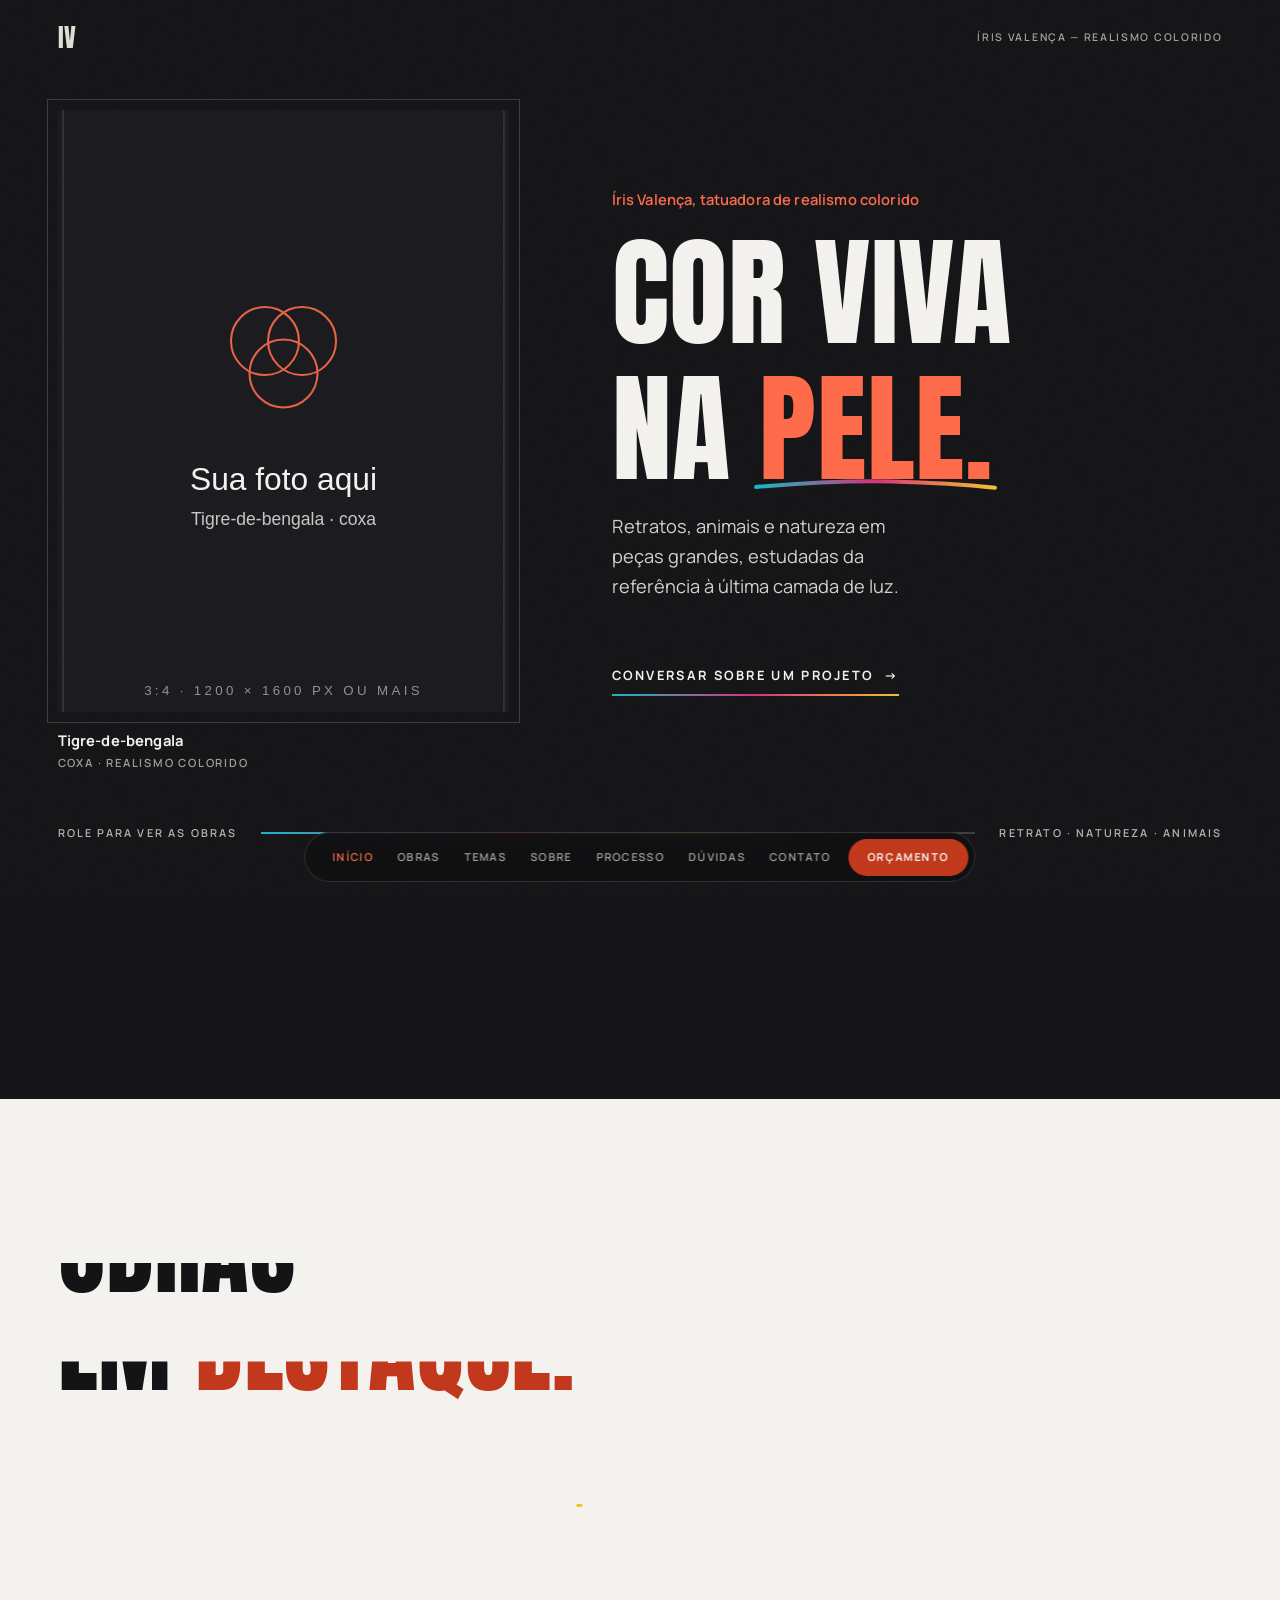
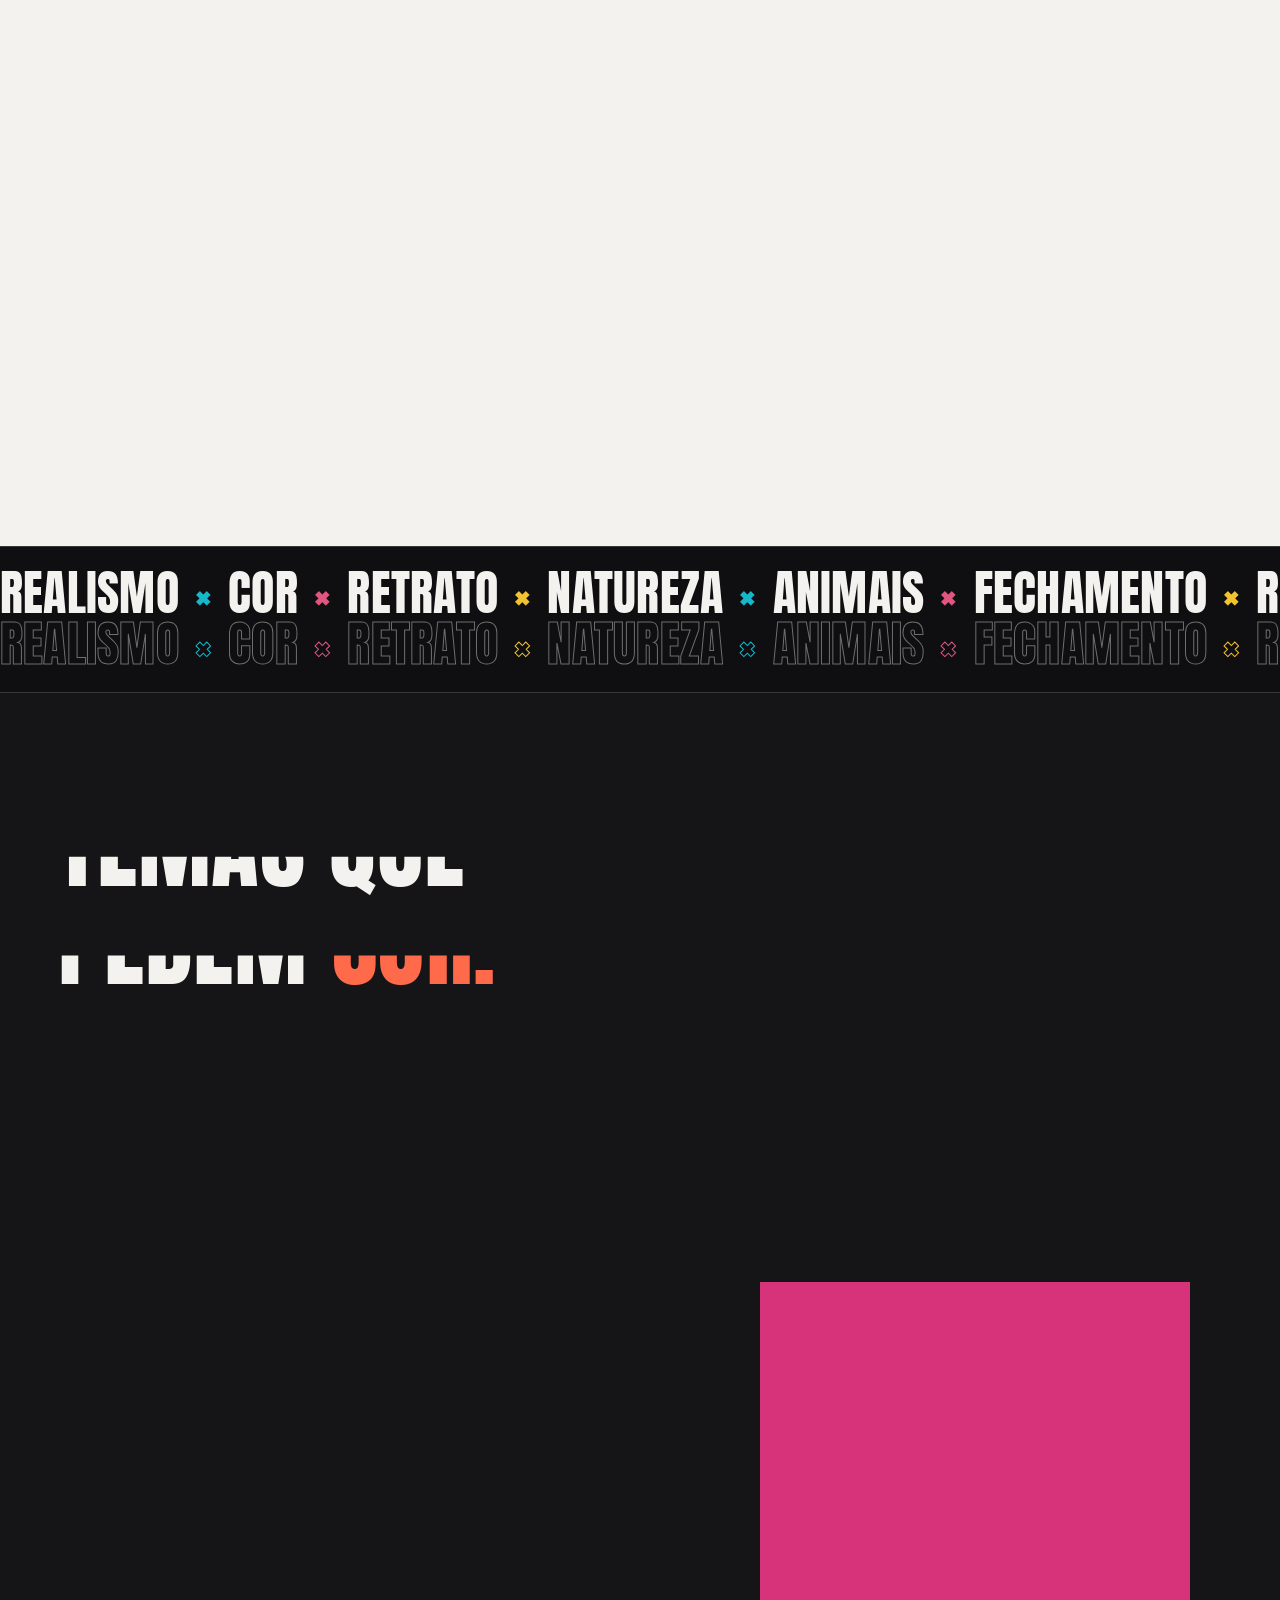
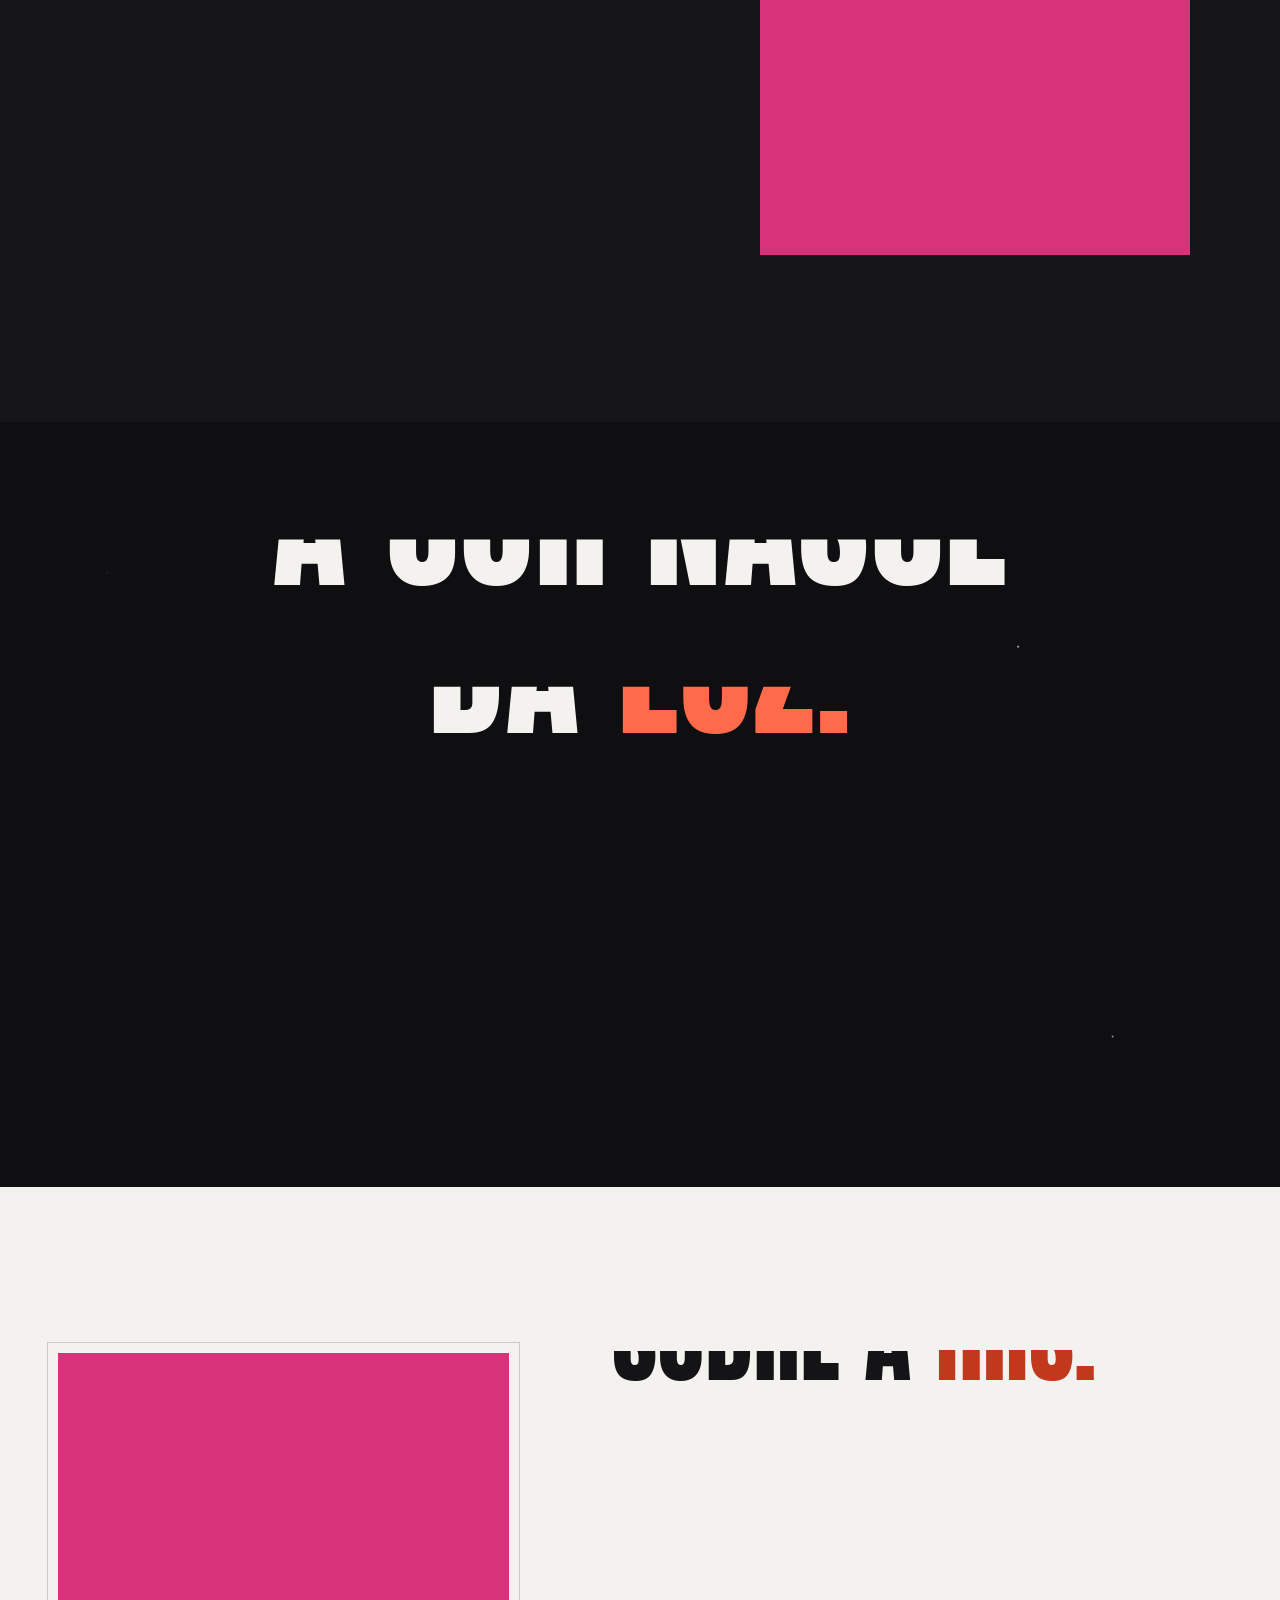
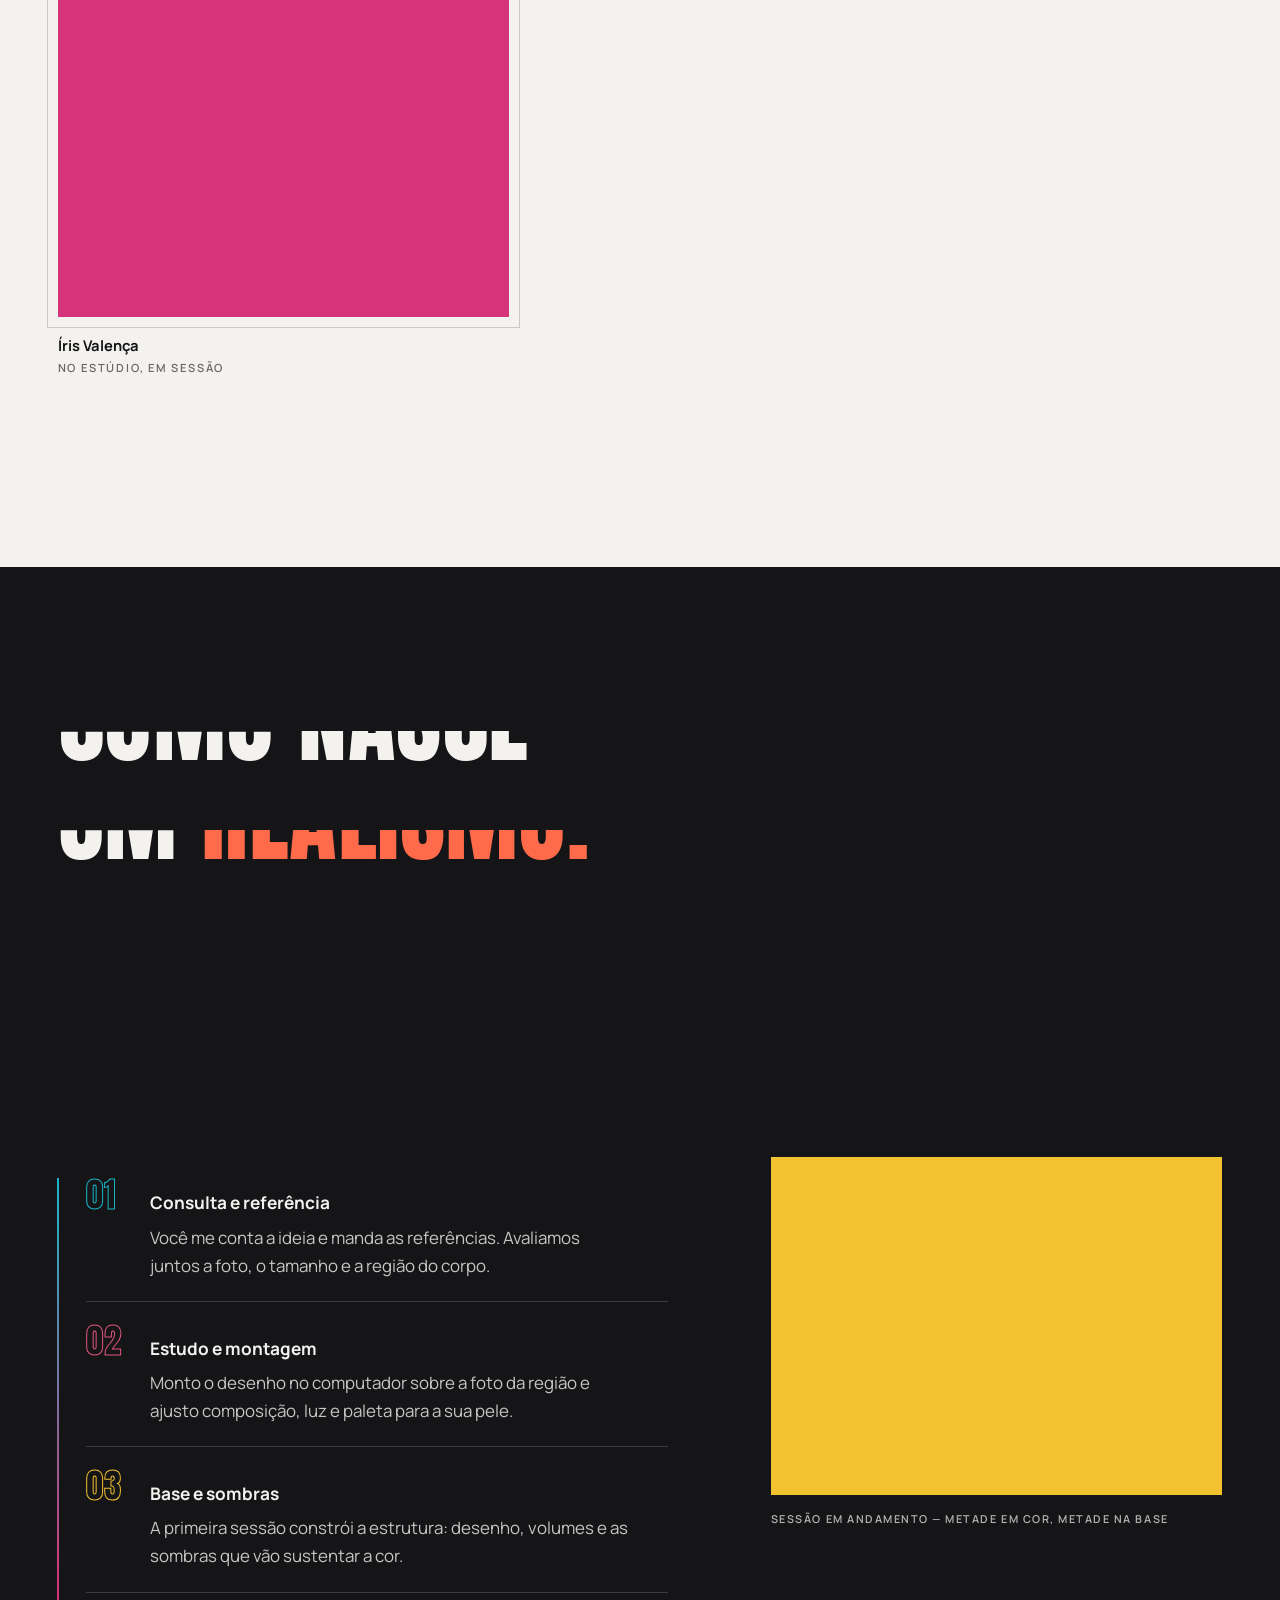
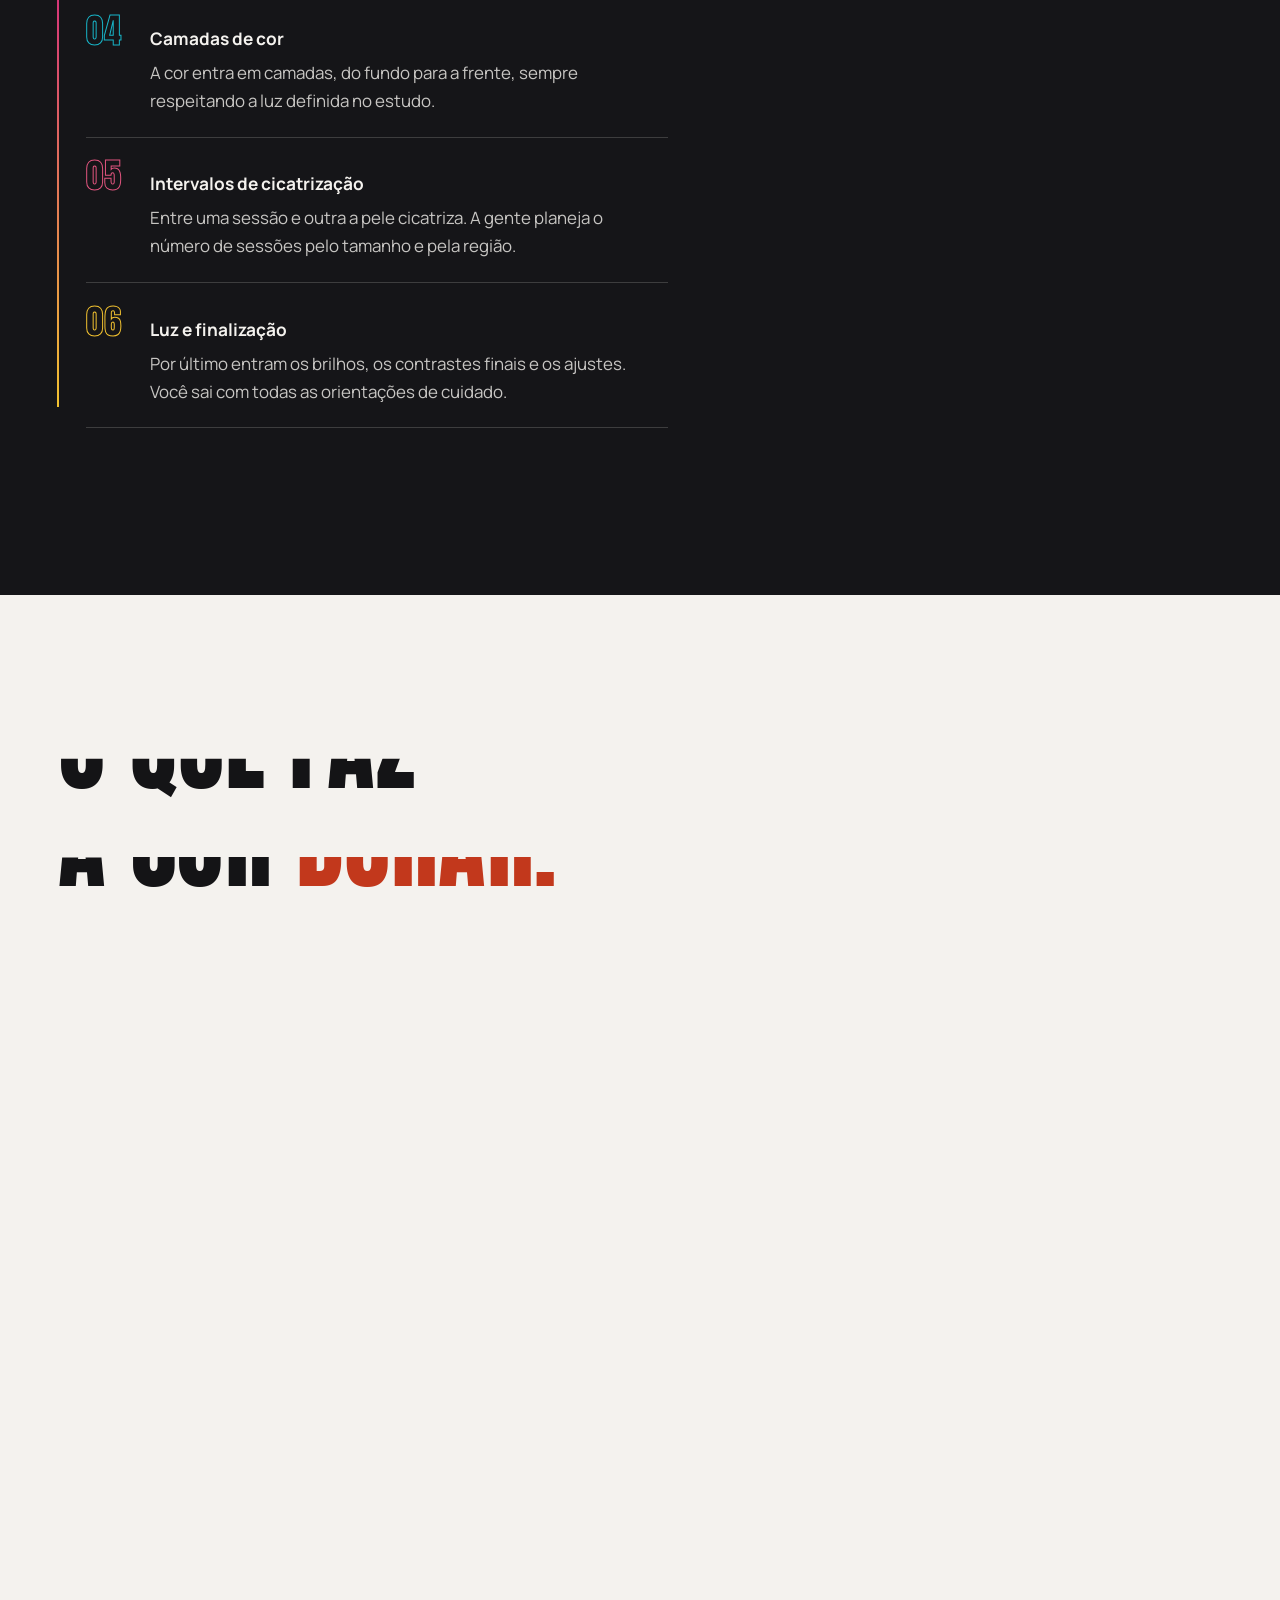
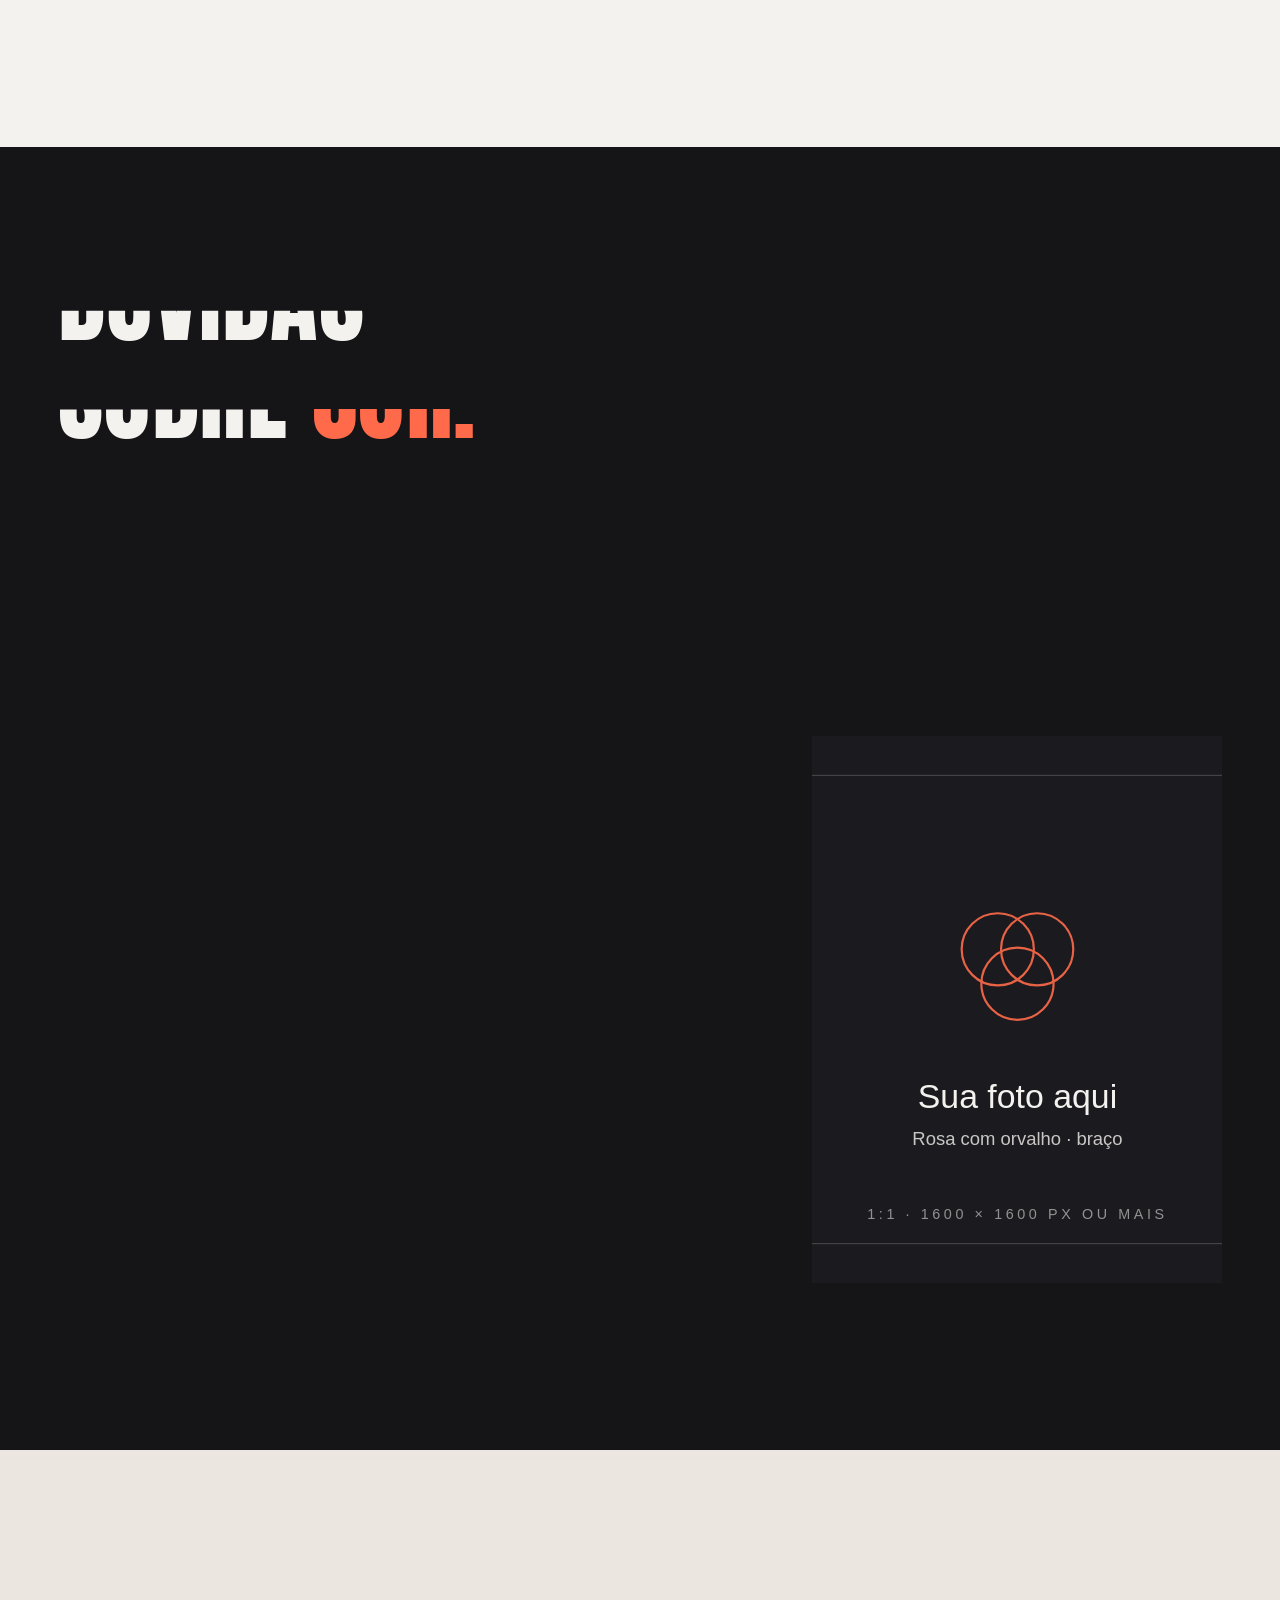
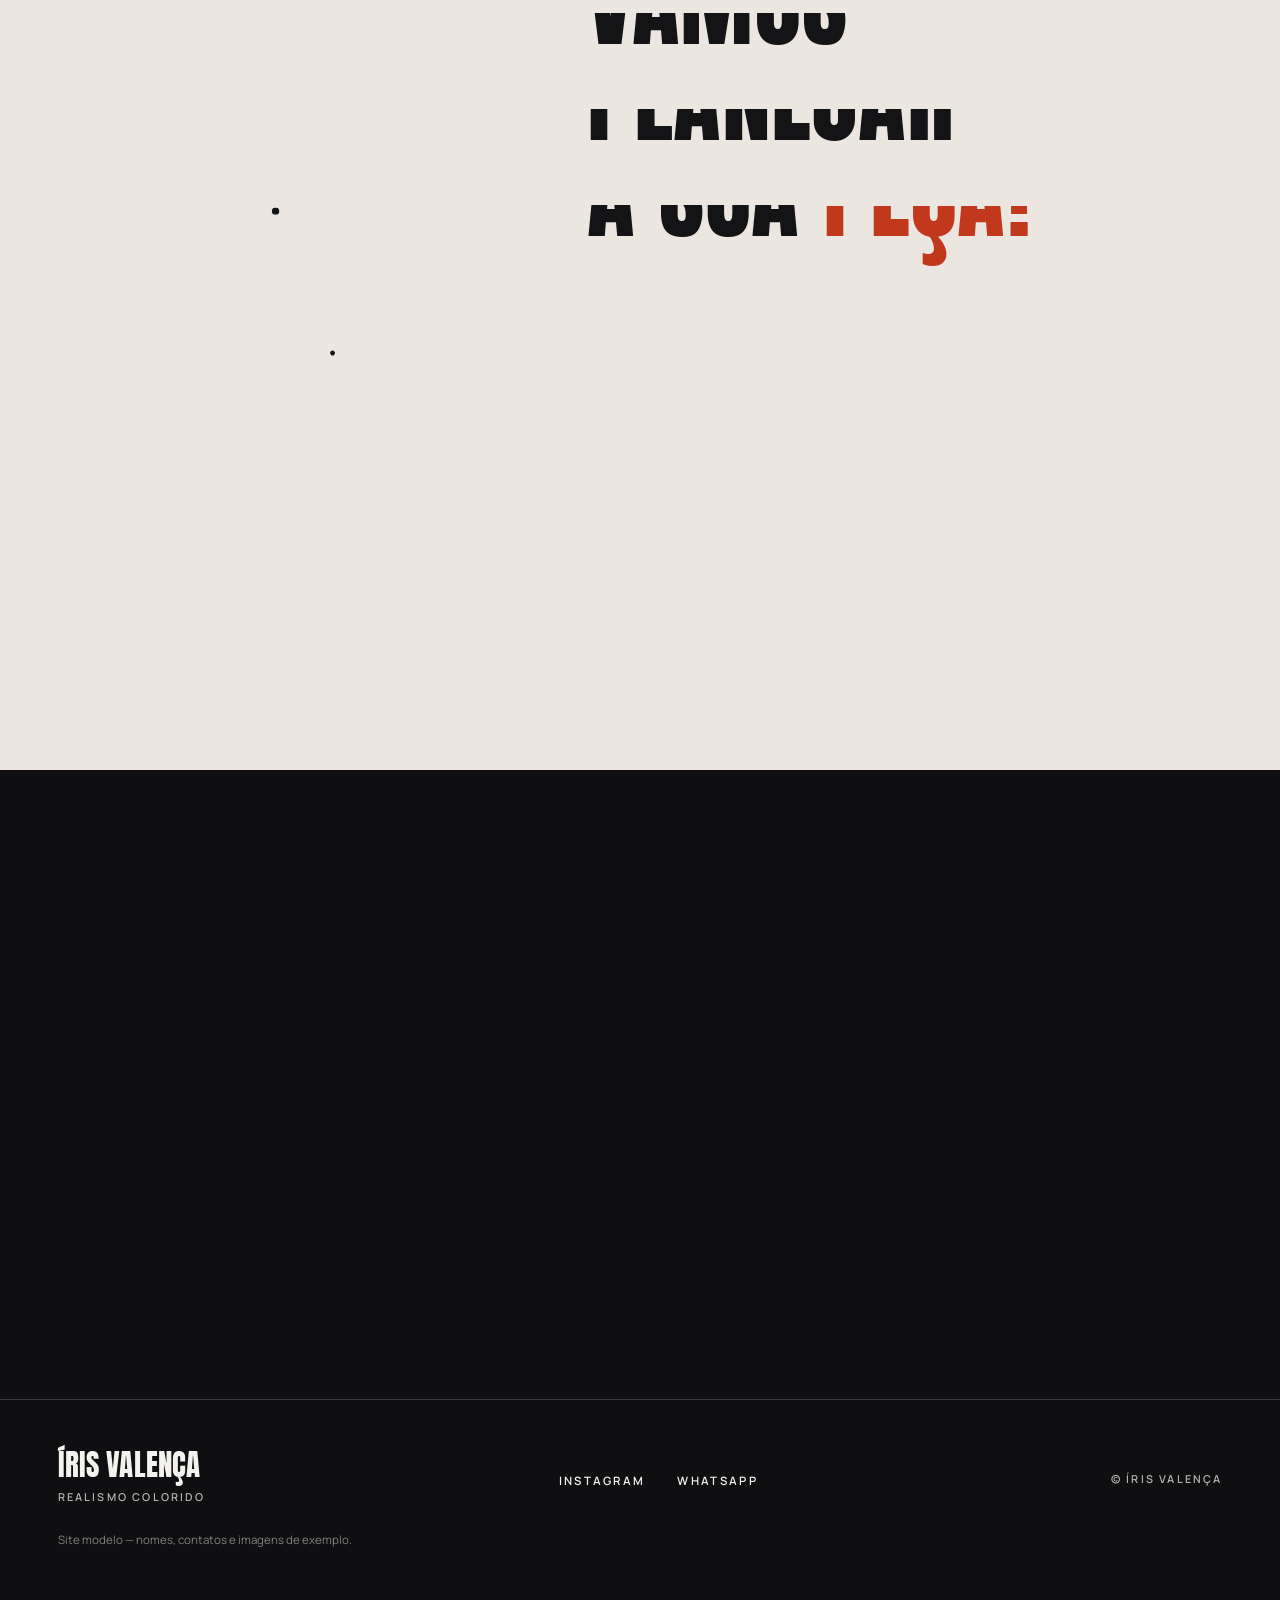
<file: modelos/realismo/index.html>
<!DOCTYPE html>
<html lang="pt-BR">
<head>
  <meta charset="UTF-8">
  <meta name="viewport" content="width=device-width, initial-scale=1.0">
  <title>Íris Valença — Realismo colorido</title>
  <meta name="description" content="Íris Valença, tatuadora de realismo colorido. Retratos, animais, natureza e fechamentos em projetos estudados da referência à última camada de luz.">
  <meta name="theme-color" content="#0f0f11">

  <!-- Open Graph -->
  <meta property="og:title" content="Íris Valença — Realismo colorido">
  <meta property="og:description" content="Retratos, animais e natureza em realismo colorido. Projetos grandes, pensados em camadas de cor e luz.">
  <meta property="og:type" content="website">
  <!-- [PREENCHER] trocar pela foto real com URL absoluta (https://…/assets/images/obra-tigre.jpg) quando o domínio estiver definido -->
  <meta property="og:image" content="assets/images/obra-tigre.svg">

  <link rel="icon" href="assets/favicon.svg" type="image/svg+xml">

  <!-- Tipografia: Anton (títulos, caixa alta condensada) + Manrope (texto); carrega sem travar a primeira pintura -->
  <link rel="preconnect" href="https://fonts.googleapis.com">
  <link rel="preconnect" href="https://fonts.gstatic.com" crossorigin>
  <link href="https://fonts.googleapis.com/css2?family=Anton&family=Manrope:wght@400;500;600;700&display=swap" rel="stylesheet" media="print" onload="this.media='all'">
  <noscript><link href="https://fonts.googleapis.com/css2?family=Anton&family=Manrope:wght@400;500;600;700&display=swap" rel="stylesheet"></noscript>

  <link rel="stylesheet" href="css/style.css">
  <!-- Intro "camadas de cor": decidida aqui, antes da primeira pintura, para cobrir a página sem piscar. Não toca com movimento
       reduzido, com âncora na URL, com a página já rolada ou se já foi vista nesta sessão. ?intro=1 força (revisão) e ?intro=0 desliga. -->
  <script>(function(){var d=document.documentElement;d.classList.add("js");try{var q=location.search;if(/[?&]intro=0\b/.test(q)||matchMedia("(prefers-reduced-motion: reduce)").matches)return;if(!/[?&]intro=1\b/.test(q)&&(location.hash||document.hidden||window.pageYOffset>4||sessionStorage.getItem("modelo-realismo-intro")==="1"))return;d.classList.add("intro-ativa")}catch(e){}})();</script>
  <link rel="preload" as="image" href="assets/images/obra-tigre.svg">
  <script src="js/intro.js" defer onerror="document.documentElement.classList.remove('intro-ativa')"></script>
  <script src="js/main.js" defer></script>
</head>
<body data-theme="dark">
  <!-- [PREENCHER] Site modelo. Antes de publicar, trocar:
       · o nome da artista, os textos e o título da página;
       · o número do WhatsApp em todos os links https://wa.me/ (formato https://wa.me/55DDDNUMERO);
       · o perfil do Instagram em todos os links https://www.instagram.com/ (https://www.instagram.com/perfil/);
       · as molduras de assets/images/*.svg pelas fotos reais (lista, tamanhos e descrições em imagens.json);
       · o og:image por uma URL absoluta. -->

  <!-- Traço sob as palavras em destaque, em espectro de cor (ciano → magenta → amarelo) -->
  <svg class="svg-lib" aria-hidden="true" focusable="false">
    <defs>
      <linearGradient id="espectro" x1="0" y1="0" x2="1" y2="0"><stop offset="0" stop-color="#18b6c9"/><stop offset="0.5" stop-color="#d6337a"/><stop offset="1" stop-color="#f2c230"/></linearGradient>
    </defs>
    <symbol id="risco" viewBox="0 0 300 24" preserveAspectRatio="none"><path pathLength="1" d="M5 15C60 10 118 7 170 8c42 1 82 3 125 8"/></symbol>
  </svg>

  <!-- Cursor contextual (somente desktop / fine pointer) -->
  <div class="cursor" id="cursor" aria-hidden="true"><span class="cursor__label" id="cursorLabel"></span></div>

  <a class="skip-link" href="#hero">Pular para o conteúdo</a>

  <header class="site-head">
    <a href="#hero" class="site-head__brand" aria-label="IV — Íris Valença, voltar ao topo">
      <span class="font-display">IV</span>
    </a>
    <p class="site-head__meta">Íris Valença — Realismo colorido</p>
  </header>

  <main id="main">

    <!-- ============================== 01 · HERO ==============================
         A entrada é só CSS (existe sem JavaScript) e, com a intro, espera a cortina subir (--rise-start). -->
    <section class="hero section--dark" id="hero" aria-label="Apresentação">
      <div class="hero__grid">
        <figure class="hero__media">
          <div class="foto hero__foto">
            <img src="assets/images/obra-tigre.svg" alt="Tatuagem em realismo colorido de um rosto de tigre-de-bengala na coxa, pelagem laranja com listras pretas e olhos verde-dourados" width="1200" height="1600" fetchpriority="high" data-parallax="foto">
          </div>
          <figcaption class="hero__caption"><span class="hero__caption-titulo">Tigre-de-bengala</span><span class="hero__caption-meta">Coxa · realismo colorido</span></figcaption>
        </figure>
        <div class="hero__text">
          <p class="hero__eyebrow"><span>Íris Valença, tatuadora de realismo colorido</span></p>
          <h1 class="hero__title">
            <span class="hero__title-row"><span class="font-display">Cor viva</span></span>
            <span class="hero__title-row"><span class="font-display">na <em class="accent tem-risco">pele.<svg class="risco" aria-hidden="true" focusable="false"><use href="#risco"/></svg></em></span></span>
          </h1>
          <p class="hero__sub">Retratos, animais e natureza em peças grandes, estudadas da referência à última camada de luz.</p>
          <a class="cta-line hero__cta" href="https://wa.me/" target="_blank" rel="noopener noreferrer" data-cursor="ABRIR">
            <span class="cta-line__text">Conversar sobre um projeto</span>
            <span class="cta-line__arrow" aria-hidden="true">→</span>
          </a>
        </div>
      </div>
      <div class="hero__footer">
        <p class="micro">Role para ver as obras</p>
        <span class="hero__scrollline" aria-hidden="true"></span>
        <p class="micro">Retrato · Natureza · Animais</p>
      </div>
    </section>

    <!-- ============================== 02 · OBRAS (cabeçalho) ============================== -->
    <section class="work section--light" id="work" aria-label="Obras">
      <div class="section-head">
        <p class="section-label reveal">01 — Obras</p>
        <h2 class="section-title" data-titulo>
          <span class="font-display">Obras</span><br>
          <span class="font-display">em <em class="accent tem-risco">destaque.<svg class="risco" aria-hidden="true" focusable="false"><use href="#risco"/></svg></em></span>
        </h2>
        <p class="section-sub reveal">Uma seleção de peças cicatrizadas e recém-terminadas. Cada uma começou numa boa referência.</p>
      </div>
    </section>

    <!-- ============================== 03 · GALERIA HORIZONTAL ==============================
         Parede de galeria: cartões grandes com passe-partout e etiqueta de museu (nome da peça, região do corpo).
         Desktop com JS: a faixa anda para o lado enquanto a página desce (presa na tela). Celular, sem JS ou com
         movimento reduzido: rolagem lateral nativa. -->
    <section class="gallery section--light" id="gallery" aria-label="Galeria de obras" data-galeria>
      <div class="gallery__pin">
        <div class="gallery__track revela-grupo" id="galleryTrack" data-cursor="ARRASTE" tabindex="0" role="region" aria-label="Galeria horizontal — use as setas ou arraste">
          <figure class="gcard gcard--tall">
            <div class="gcard__foto"><img src="assets/images/obra-tigre.svg" alt="Tatuagem em realismo colorido de um rosto de tigre-de-bengala na coxa, pelagem laranja com listras pretas e olhos verde-dourados" loading="lazy" width="1200" height="1600"></div>
            <figcaption><span class="gcard__num">01</span><span class="gcard__titulo">Tigre-de-bengala</span><span class="gcard__meta">Coxa · recém-terminada</span></figcaption>
          </figure>
          <figure class="gcard gcard--mid">
            <div class="gcard__foto"><img src="assets/images/obra-retrato-pet.svg" alt="Tatuagem cicatrizada em realismo colorido de um cachorro caramelo de olhos cor de âmbar, na parte interna do antebraço" loading="lazy" width="1280" height="1600"></div>
            <figcaption><span class="gcard__num">02</span><span class="gcard__titulo">Retrato de cachorro</span><span class="gcard__meta">Antebraço · cicatrizada</span></figcaption>
          </figure>
          <figure class="gcard gcard--tall">
            <div class="gcard__foto"><img src="assets/images/obra-koi.svg" alt="Fechamento de braço cicatrizado em realismo colorido com carpas laranja e brancas, flores de lótus rosa e água em tons de verde-azulado" loading="lazy" width="1200" height="1800"></div>
            <figcaption><span class="gcard__num">03</span><span class="gcard__titulo">Carpas e lótus</span><span class="gcard__meta">Fechamento de braço · cicatrizada</span></figcaption>
          </figure>
          <figure class="gcard gcard--small">
            <div class="gcard__foto"><img src="assets/images/obra-olho.svg" alt="Tatuagem recém-feita em realismo colorido de um olho humano em macro, íris verde-avelã com reflexos, na panturrilha" loading="lazy" width="1600" height="1600"></div>
            <figcaption><span class="gcard__num">04</span><span class="gcard__titulo">Olho em macro</span><span class="gcard__meta">Panturrilha · recém-terminada</span></figcaption>
          </figure>
          <figure class="gcard gcard--mid">
            <div class="gcard__foto"><img src="assets/images/obra-beija-flor.svg" alt="Tatuagem cicatrizada em realismo colorido de um beija-flor verde e violeta junto a flores de ipê-amarelo, no antebraço" loading="lazy" width="1200" height="1600"></div>
            <figcaption><span class="gcard__num">05</span><span class="gcard__titulo">Beija-flor e ipê-amarelo</span><span class="gcard__meta">Antebraço · cicatrizada</span></figcaption>
          </figure>
          <figure class="gcard gcard--tall">
            <div class="gcard__foto"><img src="assets/images/obra-arara.svg" alt="Tatuagem cicatrizada em realismo colorido de uma arara-azul, penas azul-cobalto e anel amarelo nos olhos, no ombro e braço" loading="lazy" width="1280" height="1600"></div>
            <figcaption><span class="gcard__num">06</span><span class="gcard__titulo">Arara-azul</span><span class="gcard__meta">Ombro e braço · cicatrizada</span></figcaption>
          </figure>
          <figure class="gcard gcard--mid">
            <div class="gcard__foto"><img src="assets/images/obra-retrato.svg" alt="Tatuagem cicatrizada em realismo colorido do retrato de uma senhora de cabelos prateados e sorriso tranquilo, no braço" loading="lazy" width="1200" height="1600"></div>
            <figcaption><span class="gcard__num">07</span><span class="gcard__titulo">Retrato em cor</span><span class="gcard__meta">Braço · cicatrizada</span></figcaption>
          </figure>
          <figure class="gcard gcard--small">
            <div class="gcard__foto"><img src="assets/images/obra-rosa.svg" alt="Tatuagem recém-feita em realismo colorido de uma rosa vermelha com gotas de orvalho nas pétalas e duas folhas verdes, no braço" loading="lazy" width="1600" height="1600"></div>
            <figcaption><span class="gcard__num">08</span><span class="gcard__titulo">Rosa com orvalho</span><span class="gcard__meta">Braço · recém-terminada</span></figcaption>
          </figure>
          <div class="gcard gcard--text">
            <p class="font-display gcard__end">Mais obras<br>no <em class="accent">Instagram.</em></p>
            <a class="cta-line" href="https://www.instagram.com/" target="_blank" rel="noopener noreferrer" data-cursor="ABRIR">
              <span class="cta-line__text">Ver no Instagram</span>
              <span class="cta-line__arrow" aria-hidden="true">→</span>
            </a>
          </div>
        </div>
      </div>
    </section>

    <!-- ============================== FAIXA ==============================
         Duas linhas que andam só com a rolagem, em sentidos opostos; os separadores giram entre ciano, magenta e amarelo. -->
    <div class="marquee section--black" aria-hidden="true" data-faixa>
      <div class="marquee__row" data-faixa-linha="-1">
        <span class="marquee__chunk font-display">Realismo <i>×</i> Cor <i>×</i> Retrato <i>×</i> Natureza <i>×</i> Animais <i>×</i> Fechamento <i>×</i>&nbsp;</span>
        <span class="marquee__chunk font-display">Realismo <i>×</i> Cor <i>×</i> Retrato <i>×</i> Natureza <i>×</i> Animais <i>×</i> Fechamento <i>×</i>&nbsp;</span>
        <span class="marquee__chunk font-display">Realismo <i>×</i> Cor <i>×</i> Retrato <i>×</i> Natureza <i>×</i> Animais <i>×</i> Fechamento <i>×</i>&nbsp;</span>
      </div>
      <div class="marquee__row marquee__row--stencil" data-faixa-linha="1">
        <span class="marquee__chunk font-display">Realismo <i>×</i> Cor <i>×</i> Retrato <i>×</i> Natureza <i>×</i> Animais <i>×</i> Fechamento <i>×</i>&nbsp;</span>
        <span class="marquee__chunk font-display">Realismo <i>×</i> Cor <i>×</i> Retrato <i>×</i> Natureza <i>×</i> Animais <i>×</i> Fechamento <i>×</i>&nbsp;</span>
        <span class="marquee__chunk font-display">Realismo <i>×</i> Cor <i>×</i> Retrato <i>×</i> Natureza <i>×</i> Animais <i>×</i> Fechamento <i>×</i>&nbsp;</span>
      </div>
    </div>

    <!-- ============================== 04 · TEMAS ============================== -->
    <section class="styles section--dark" id="styles" aria-label="Temas">
      <div class="section-head">
        <p class="section-label section-label--light reveal">02 — Temas</p>
        <h2 class="section-title section-title--light" data-titulo>
          <span class="font-display">Temas que</span><br>
          <span class="font-display">pedem <em class="accent">cor.</em></span>
        </h2>
        <p class="section-sub section-sub--light reveal">Cada tema tem a sua luz. A referência e o lugar do corpo decidem o resto.</p>
      </div>
      <div class="styles__grid">
        <ul class="styles__list revela-grupo" id="stylesList">
          <li><button type="button" class="styles__item is-active" data-style="retratos" aria-pressed="true"><span class="styles__num">01</span><span class="styles__name font-display">Retratos</span></button></li>
          <li><button type="button" class="styles__item" data-style="animais" aria-pressed="false"><span class="styles__num">02</span><span class="styles__name font-display">Animais e pets</span></button></li>
          <li><button type="button" class="styles__item" data-style="natureza" aria-pressed="false"><span class="styles__num">03</span><span class="styles__name font-display">Natureza</span></button></li>
          <li><button type="button" class="styles__item" data-style="flores" aria-pressed="false"><span class="styles__num">04</span><span class="styles__name font-display">Flores</span></button></li>
          <li><button type="button" class="styles__item" data-style="fechamentos" aria-pressed="false"><span class="styles__num">05</span><span class="styles__name font-display">Fechamentos</span></button></li>
          <li><button type="button" class="styles__item" data-style="releituras" aria-pressed="false"><span class="styles__num">06</span><span class="styles__name font-display">Releituras</span></button></li>
        </ul>
        <div class="styles__media" data-revela-foto>
          <figure class="styles__img is-active" data-style-img="retratos">
            <img src="assets/images/obra-retrato.svg" alt="Retrato em realismo colorido de uma senhora de cabelos prateados, no braço" loading="lazy" width="1200" height="1600">
          </figure>
          <figure class="styles__img" data-style-img="animais">
            <img src="assets/images/obra-retrato-pet.svg" alt="Retrato colorido de um cachorro caramelo no antebraço" loading="lazy" width="1280" height="1600">
          </figure>
          <figure class="styles__img" data-style-img="natureza">
            <img src="assets/images/obra-beija-flor.svg" alt="Beija-flor e ipê-amarelo em realismo colorido no antebraço" loading="lazy" width="1200" height="1600">
          </figure>
          <figure class="styles__img" data-style-img="flores">
            <img src="assets/images/obra-rosa.svg" alt="Rosa vermelha com gotas de orvalho em realismo colorido no braço" loading="lazy" width="1600" height="1600">
          </figure>
          <figure class="styles__img" data-style-img="fechamentos">
            <img src="assets/images/obra-koi.svg" alt="Fechamento de braço com carpas e flores de lótus em realismo colorido" loading="lazy" width="1200" height="1800">
          </figure>
          <figure class="styles__img" data-style-img="releituras">
            <img src="assets/images/obra-releitura.svg" alt="Releitura em cor da pintura dos girassóis de Van Gogh na panturrilha" loading="lazy" width="1200" height="1600">
          </figure>
          <span class="styles__frame" aria-hidden="true" data-parallax="moldura"></span>
        </div>
      </div>
    </section>

    <!-- ============================== 05 · MANIFESTO ============================== -->
    <section class="manifesto section--black" id="manifesto" aria-label="Manifesto">
      <!-- olho, gota e pena em traço; a cor entra depois do desenho -->
      <svg class="flash flash--olho" viewBox="0 0 64 40" aria-hidden="true" focusable="false" data-desenha data-parallax="flash" data-vel="1"><circle class="flash__tinta" cx="32" cy="20" r="9" fill="#18b6c9"/><circle class="flash__tinta" cx="32" cy="20" r="3.6" fill="#0f0f11"/><path pathLength="1" d="M3 20C13 6 51 6 61 20 51 34 13 34 3 20Z" fill="none" stroke="currentColor" stroke-width="2"/><circle pathLength="1" cx="32" cy="20" r="11" fill="none" stroke="currentColor" stroke-width="1.6"/><circle cx="35.5" cy="16.5" r="1.8" fill="currentColor" class="flash__tinta"/></svg>
      <svg class="flash flash--gota" viewBox="0 0 40 56" aria-hidden="true" focusable="false" data-desenha data-parallax="flash" data-vel="-1.4"><path class="flash__tinta" d="M20 13C16 20 10 28 10 35a10 10 0 0 0 20 0c0-7-6-15-10-22Z" fill="#d6337a"/><path pathLength="1" d="M20 3C20 3 5 23 5 35a15 15 0 0 0 30 0C35 23 20 3 20 3Z" fill="none" stroke="currentColor" stroke-width="2"/><path pathLength="1" d="M13 37c0 4 3 7 7 8" fill="none" stroke="currentColor" stroke-width="1.6" stroke-linecap="round"/></svg>
      <svg class="flash flash--pena" viewBox="0 0 40 72" aria-hidden="true" focusable="false" data-desenha data-parallax="flash" data-vel="1.8"><path class="flash__tinta" d="M29 10C35 22 30 38 16 50 11 38 16 22 29 10Z" fill="#f2c230"/><path pathLength="1" d="M31 4C42 20 35 42 13 58 5 40 13 18 31 4Z" fill="none" stroke="currentColor" stroke-width="2" stroke-linejoin="round"/><path pathLength="1" d="M31 4C21 24 14 46 7 70" fill="none" stroke="currentColor" stroke-width="2" stroke-linecap="round"/><path pathLength="1" d="M27 18l-7 4M24 28l-8 4M21 38l-8 5" fill="none" stroke="currentColor" stroke-width="1.4" stroke-linecap="round"/></svg>
      <div class="manifesto__inner">
        <h2 class="manifesto__title" data-titulo>
          <span class="font-display">A cor nasce</span><br>
          <span class="font-display">da <em class="accent">luz.</em></span>
        </h2>
        <p class="manifesto__sub reveal">Todo realismo começa estudando de onde a luz vem.</p>
      </div>
    </section>

    <!-- ============================== 06 · SOBRE ============================== -->
    <section class="about section--light" id="about" aria-label="Sobre a Íris Valença">
      <div class="about__grid">
        <figure class="about__media" data-revela-foto>
          <div class="foto about__foto">
            <img src="assets/images/artista.svg" alt="Íris Valença concentrada, tatuando um realismo colorido no antebraço de um cliente, com potes de tinta ciano, magenta e amarela na bancada" loading="lazy" width="1280" height="1600" data-parallax="foto">
          </div>
          <figcaption class="about__caption"><span class="hero__caption-titulo">Íris Valença</span><span class="hero__caption-meta">No estúdio, em sessão</span></figcaption>
        </figure>
        <div class="about__text">
          <p class="section-label reveal">03 — Sobre</p>
          <h2 class="section-title" data-titulo><span class="font-display">Sobre a <em class="accent">Íris.</em></span></h2>
          <p class="about__lead reveal">Tatuadora de realismo colorido. Estuda luz, pele e cor em cada projeto.</p>
          <p class="reveal">A Íris veio da pintura e trouxe para a tatuagem o mesmo olhar: entender de onde vem a luz antes de escolher qualquer cor. Hoje se dedica ao realismo colorido — retratos, animais e natureza —, quase sempre em peças grandes, feitas em várias sessões.</p>
          <p class="reveal">Cada projeto começa numa conversa e numa boa referência. O desenho é estudado e montado sobre a região do corpo antes da primeira sessão, para que a composição acompanhe o movimento da pele.</p>
          <ul class="about__facts reveal" aria-label="Em resumo">
            <li>Realismo colorido</li>
            <li>Projetos em sessões</li>
            <li>Paleta estudada para cada pele</li>
          </ul>
        </div>
      </div>
    </section>

    <!-- ============================== 07 · PROCESSO (como nasce um realismo) ============================== -->
    <section class="process section--dark" id="process" aria-label="Como nasce um realismo">
      <div class="section-head">
        <p class="section-label section-label--light reveal">04 — Processo</p>
        <h2 class="section-title section-title--light" data-titulo><span class="font-display">Como nasce</span><br><span class="font-display">um <em class="accent">realismo.</em></span></h2>
        <p class="section-sub section-sub--light reveal">Projeto grande se faz em camadas, com tempo para a pele descansar entre elas.</p>
      </div>
      <div class="process__grid">
        <div class="process__trilho" data-passos>
          <span class="process__linha" aria-hidden="true"></span>
          <ol class="process__steps">
            <li class="pstep"><span class="pstep__num font-display">01</span><div><h3>Consulta e referência</h3><p>Você me conta a ideia e manda as referências. Avaliamos juntos a foto, o tamanho e a região do corpo.</p></div></li>
            <li class="pstep"><span class="pstep__num font-display">02</span><div><h3>Estudo e&nbsp;montagem</h3><p>Monto o desenho no computador sobre a foto da região e ajusto composição, luz e paleta para a sua pele.</p></div></li>
            <li class="pstep"><span class="pstep__num font-display">03</span><div><h3>Base e sombras</h3><p>A primeira sessão constrói a estrutura: desenho, volumes e as sombras que vão sustentar a cor.</p></div></li>
            <li class="pstep"><span class="pstep__num font-display">04</span><div><h3>Camadas de cor</h3><p>A cor entra em camadas, do fundo para a frente, sempre respeitando a luz definida no estudo.</p></div></li>
            <li class="pstep"><span class="pstep__num font-display">05</span><div><h3>Intervalos de cicatrização</h3><p>Entre uma sessão e outra a pele cicatriza. A gente planeja o número de sessões pelo tamanho e pela região.</p></div></li>
            <li class="pstep"><span class="pstep__num font-display">06</span><div><h3>Luz e finalização</h3><p>Por último entram os brilhos, os contrastes finais e os ajustes. Você sai com todas as orientações de cuidado.</p></div></li>
          </ol>
        </div>
        <figure class="process__media" data-revela-foto>
          <div class="foto process__foto">
            <img src="assets/images/processo-sessao.svg" alt="Realismo colorido em andamento no antebraço: metade do beija-flor já em cor e a outra metade ainda na base em cinza, com a mão enluvada da artista segurando a máquina" loading="lazy" width="1600" height="1200">
          </div>
          <figcaption class="micro">Sessão em andamento — metade em cor, metade na base</figcaption>
        </figure>
      </div>
    </section>

    <!-- ============================== 08 · PARA DURAR ============================== -->
    <section class="reasons section--light" id="reasons" aria-label="O que faz um realismo durar">
      <div class="section-head">
        <p class="section-label reveal">05 — Para durar</p>
        <h2 class="section-title" data-titulo><span class="font-display">O que faz</span><br><span class="font-display">a cor <em class="accent">durar.</em></span></h2>
      </div>
      <ol class="reasons__list">
        <li class="reason reveal">
          <span class="reason__num font-display" aria-hidden="true">01</span>
          <div class="reason__body"><h3>Referência boa</h3><p>Foto nítida, com luz definida e boa resolução. O detalhe que não está na referência não aparece na pele.</p></div>
        </li>
        <li class="reason reveal">
          <span class="reason__num font-display" aria-hidden="true">02</span>
          <div class="reason__body"><h3>Tamanho certo</h3><p>Realismo precisa de espaço. Um rosto pequeno demais perde os olhos com o tempo; o tamanho é escolhido pela quantidade de detalhe.</p></div>
        </li>
        <li class="reason reveal">
          <span class="reason__num font-display" aria-hidden="true">03</span>
          <div class="reason__body"><h3>Contraste construído</h3><p>Cor sem sombra fica chapada. É o contraste entre luz e escuro que mantém a imagem legível com os anos.</p></div>
        </li>
        <li class="reason reveal">
          <span class="reason__num font-display" aria-hidden="true">04</span>
          <div class="reason__body"><h3>Cuidado com o sol</h3><p>Protetor solar sempre que a tatuagem ficar exposta. Sol é o que mais desbota a cor.</p></div>
        </li>
      </ol>
    </section>

    <!-- ============================== 09 · FAQ INTERATIVO ============================== -->
    <section class="faq section--dark" id="faq" aria-label="Perguntas frequentes">
      <div class="section-head">
        <p class="section-label section-label--light reveal">06 — Dúvidas</p>
        <h2 class="section-title section-title--light" data-titulo><span class="font-display">Dúvidas</span><br><span class="font-display">sobre <em class="accent">cor.</em></span></h2>
        <p class="section-sub section-sub--light reveal">O que mais me perguntam antes de começar um realismo.</p>
      </div>
      <div class="faq__grid">
        <div class="faq__list revela-grupo" id="faqList">

          <div class="faq__item" data-faq-img="rosa">
            <h3><button type="button" class="faq__q" aria-expanded="false" aria-controls="faq-a1" id="faq-q1"><span class="faq__num">01</span><span class="faq__question">A cor desbota com o tempo?</span></button></h3>
            <div class="faq__a" id="faq-a1" role="region" aria-labelledby="faq-q1"><p>Toda tatuagem muda um pouco com os anos. O que segura a cor é contraste bem construído, tinta de qualidade e cuidado com o sol. Peça bem planejada envelhece bem.</p></div>
          </div>

          <div class="faq__item" data-faq-img="beija-flor">
            <h3><button type="button" class="faq__q" aria-expanded="false" aria-controls="faq-a2" id="faq-q2"><span class="faq__num">02</span><span class="faq__question">Como cuidar da cor no sol?</span></button></h3>
            <div class="faq__a" id="faq-a2" role="region" aria-labelledby="faq-q2"><p>Durante a cicatrização, nada de sol, piscina ou mar. Depois de cicatrizada, protetor solar alto sempre que a tatuagem ficar exposta. É o cuidado que mais preserva a cor.</p></div>
          </div>

          <div class="faq__item" data-faq-img="retrato">
            <h3><button type="button" class="faq__q" aria-expanded="false" aria-controls="faq-a3" id="faq-q3"><span class="faq__num">03</span><span class="faq__question">Que referência eu mando?</span></button></h3>
            <div class="faq__a" id="faq-a3" role="region" aria-labelledby="faq-q3"><p>Foto com boa resolução, boa luz e foco no que importa. Em retrato, a foto decide o resultado: olhos nítidos, sem filtro e com a luz vindo de um lado só ajudam muito.</p></div>
          </div>

          <div class="faq__item" data-faq-img="pet">
            <h3><button type="button" class="faq__q" aria-expanded="false" aria-controls="faq-a4" id="faq-q4"><span class="faq__num">04</span><span class="faq__question">Faz retrato de pessoas e de pets?</span></button></h3>
            <div class="faq__a" id="faq-a4" role="region" aria-labelledby="faq-q4"><p>Faço. Retrato pede uma referência muito boa e tamanho suficiente para os detalhes do rosto. A gente avalia a foto juntos antes de fechar o projeto.</p></div>
          </div>

          <div class="faq__item" data-faq-img="artista">
            <h3><button type="button" class="faq__q" aria-expanded="false" aria-controls="faq-a5" id="faq-q5"><span class="faq__num">05</span><span class="faq__question">Realismo colorido fica bem em qualquer tom de pele?</span></button></h3>
            <div class="faq__a" id="faq-a5" role="region" aria-labelledby="faq-q5"><p>Fica, e a paleta é pensada para a sua pele. Em peles mais escuras alguns tons se comportam de outro jeito; isso entra no estudo de cor antes da primeira sessão.</p></div>
          </div>

          <div class="faq__item" data-faq-img="koi">
            <h3><button type="button" class="faq__q" aria-expanded="false" aria-controls="faq-a6" id="faq-q6"><span class="faq__num">06</span><span class="faq__question">Quantas sessões leva um projeto?</span></button></h3>
            <div class="faq__a" id="faq-a6" role="region" aria-labelledby="faq-q6"><p>Depende do tamanho, da região e do nível de detalhe. A gente planeja o número de sessões pelo tamanho e pela região, sempre com intervalo de cicatrização entre elas.</p></div>
          </div>

          <div class="faq__item" data-faq-img="processo">
            <h3><button type="button" class="faq__q" aria-expanded="false" aria-controls="faq-a7" id="faq-q7"><span class="faq__num">07</span><span class="faq__question">Como funciona o orçamento?</span></button></h3>
            <div class="faq__a" id="faq-a7" role="region" aria-labelledby="faq-q7"><p>Me manda a ideia, a referência, o tamanho aproximado e a região do corpo. Com isso eu te explico o planejamento e passo o orçamento.</p></div>
          </div>

          <div class="faq__item" data-faq-img="olho">
            <h3><button type="button" class="faq__q" aria-expanded="false" aria-controls="faq-a8" id="faq-q8"><span class="faq__num">08</span><span class="faq__question">Dá para cobrir uma tatuagem antiga?</span></button></h3>
            <div class="faq__a" id="faq-a8" role="region" aria-labelledby="faq-q8"><p>Às vezes, sim. Depende do tamanho e de quão escura é a antiga. Manda uma foto que eu te digo com sinceridade o que dá para fazer.</p></div>
          </div>

        </div>
        <div class="faq__media" aria-hidden="true">
          <figure class="faq__img is-active" data-img="rosa"><img src="assets/images/obra-rosa.svg" alt="" loading="lazy" width="1600" height="1600"></figure>
          <figure class="faq__img" data-img="beija-flor"><img src="assets/images/obra-beija-flor.svg" alt="" loading="lazy" width="1200" height="1600"></figure>
          <figure class="faq__img" data-img="retrato"><img src="assets/images/obra-retrato.svg" alt="" loading="lazy" width="1200" height="1600"></figure>
          <figure class="faq__img" data-img="pet"><img src="assets/images/obra-retrato-pet.svg" alt="" loading="lazy" width="1280" height="1600"></figure>
          <figure class="faq__img" data-img="artista"><img src="assets/images/artista.svg" alt="" loading="lazy" width="1280" height="1600"></figure>
          <figure class="faq__img" data-img="koi"><img src="assets/images/obra-koi.svg" alt="" loading="lazy" width="1200" height="1800"></figure>
          <figure class="faq__img" data-img="processo"><img src="assets/images/processo-sessao.svg" alt="" loading="lazy" width="1600" height="1200"></figure>
          <figure class="faq__img" data-img="olho"><img src="assets/images/obra-olho.svg" alt="" loading="lazy" width="1600" height="1600"></figure>
        </div>
      </div>
    </section>

    <!-- ============================== 10 · CONTATO / PALETA ============================== -->
    <section class="booking section--rose" id="contact" aria-label="Contato">
      <div class="booking__inner">
        <a class="booking__phone-wrap" href="https://wa.me/" target="_blank" rel="noopener noreferrer" aria-label="Chamar a Íris Valença no WhatsApp" data-cursor="ABRIR">
          <span class="booking__ring micro" aria-hidden="true">Vamos conversar</span>
          <!-- Paleta de pintor em traço; as três cores (ciano, magenta, amarelo) e o pincel entram depois do desenho -->
          <svg class="booking__phone" viewBox="0 0 220 200" aria-hidden="true" focusable="false" data-desenha>
            <circle class="flash__tinta" cx="70" cy="82" r="10" fill="#18b6c9"/>
            <circle class="flash__tinta" cx="112" cy="62" r="10" fill="#d6337a"/>
            <circle class="flash__tinta" cx="154" cy="78" r="10" fill="#f2c230"/>
            <path class="flash__tinta" d="M150 132c-7-6-17-8-25-5 1 9 5 17 13 21 5 2 9 0 12-3 3-3 4-9 0-13Z" fill="#ff6b4a"/>
            <g fill="none" stroke="currentColor" stroke-width="5" stroke-linecap="round" stroke-linejoin="round">
              <!-- paleta -->
              <path pathLength="1" d="M108 28C58 28 20 60 20 102c0 42 34 70 78 70 18 0 24-10 24-22 0-12 9-20 22-20 32 0 58-14 58-46C202 56 160 28 108 28Z"/>
              <!-- furo do polegar -->
              <circle pathLength="1" cx="60" cy="128" r="13"/>
              <!-- poços de tinta -->
              <circle pathLength="1" cx="70" cy="82" r="15"/>
              <circle pathLength="1" cx="112" cy="62" r="15"/>
              <circle pathLength="1" cx="154" cy="78" r="15"/>
              <!-- pincel -->
              <path pathLength="1" d="M206 190 162 142" stroke-width="7"/>
              <path pathLength="1" d="M162 142l-10-11"/>
              <path pathLength="1" d="M150 132c-7-6-17-8-25-5 1 9 5 17 13 21 5 2 9 0 12-3 3-3 4-9 0-13Z" stroke-width="3.5"/>
            </g>
          </svg>
        </a>
        <div class="booking__text">
          <p class="section-label reveal">07 — Contato</p>
          <h2 class="booking__title" data-titulo>
            <span class="font-display">Vamos planejar</span><br>
            <span class="font-display">a sua <em class="accent tem-risco">peça?<svg class="risco" aria-hidden="true" focusable="false"><use href="#risco"/></svg></em></span>
          </h2>
          <p class="booking__sub reveal">Me conta a ideia, manda a referência e diz em que lugar do corpo. O resto a gente estuda junto.</p>
          <div class="reveal">
            <a class="btn-editorial" href="https://wa.me/" target="_blank" rel="noopener noreferrer" data-cursor="ABRIR">Chamar no WhatsApp</a>
            <p class="micro booking__alt">ou pelo <a href="https://www.instagram.com/" target="_blank" rel="noopener noreferrer">Direct no Instagram</a></p>
          </div>
        </div>
      </div>
    </section>

    <!-- ============================== 11 · CTA FINAL ============================== -->
    <section class="finale section--black" id="finale" aria-label="Começar um projeto">
      <!-- círculos de cor sobrepostos em traço; a cor entra depois -->
      <svg class="flash flash--circulos" viewBox="0 0 64 64" aria-hidden="true" focusable="false" data-desenha data-parallax="flash" data-vel="-1.2"><g class="flash__tinta" opacity="0.75"><circle cx="24" cy="25" r="14" fill="#18b6c9"/><circle cx="40" cy="25" r="14" fill="#d6337a"/><circle cx="32" cy="39" r="14" fill="#f2c230"/></g><g fill="none" stroke="currentColor" stroke-width="1.8"><circle pathLength="1" cx="24" cy="25" r="17"/><circle pathLength="1" cx="40" cy="25" r="17"/><circle pathLength="1" cx="32" cy="39" r="17"/></g></svg>
      <svg class="flash flash--pincel" viewBox="0 0 24 80" aria-hidden="true" focusable="false" data-desenha data-parallax="flash" data-vel="1.5"><path class="flash__tinta" d="M12 4c-4 6-5 12-4 18h8c1-6 0-12-4-18Z" fill="#ff6b4a"/><path pathLength="1" d="M12 2c-5 7-6 14-5 21h10c1-7 0-14-5-21Z" fill="none" stroke="currentColor" stroke-width="1.8" stroke-linejoin="round"/><path pathLength="1" d="M7 23h10v8H7Z" fill="none" stroke="currentColor" stroke-width="1.8"/><path pathLength="1" d="M9 31l-1 44c0 2 2 3 4 3s4-1 4-3l-1-44" fill="none" stroke="currentColor" stroke-width="1.8" stroke-linejoin="round"/></svg>
      <div class="finale__grid">
        <div class="finale__text">
          <h2 class="finale__title" data-titulo>
            <span class="font-display">Luz, sombra</span><br>
            <span class="font-display accent tem-risco">e cor.<svg class="risco" aria-hidden="true" focusable="false"><use href="#risco"/></svg></span>
          </h2>
          <div class="reveal">
            <a class="btn-editorial btn-editorial--light" href="https://wa.me/" target="_blank" rel="noopener noreferrer" data-cursor="ABRIR">Começar meu projeto</a>
          </div>
        </div>
      </div>
    </section>

    <!-- ============================== 12 · RODAPÉ ============================== -->
    <footer class="footer section--black" aria-label="Rodapé">
      <div class="footer__inner">
        <p class="footer__brand"><span class="font-display">Íris Valença</span><span class="micro">Realismo colorido</span></p>
        <nav class="footer__links" aria-label="Redes">
          <a href="https://www.instagram.com/" target="_blank" rel="noopener noreferrer" data-cursor="ABRIR">Instagram</a>
          <a href="https://wa.me/" target="_blank" rel="noopener noreferrer" data-cursor="ABRIR">WhatsApp</a>
        </nav>
        <p class="micro">© Íris Valença</p>
      </div>
      <p class="footer__modelo">Site modelo — nomes, contatos e imagens de exemplo.</p>
    </footer>

  </main>

  <!-- ============================== NAV INFERIOR ============================== -->
  <nav class="nav" id="nav" aria-label="Navegação principal">
    <ul class="nav__list">
      <li><a href="#hero" class="nav__link is-active" data-section="hero" aria-current="location">Início</a></li>
      <li><a href="#work" class="nav__link" data-section="work">Obras</a></li>
      <li><a href="#styles" class="nav__link" data-section="styles">Temas</a></li>
      <li><a href="#about" class="nav__link" data-section="about">Sobre</a></li>
      <li><a href="#process" class="nav__link" data-section="process">Processo</a></li>
      <li><a href="#faq" class="nav__link" data-section="faq">Dúvidas</a></li>
      <li><a href="#contact" class="nav__link" data-section="contact">Contato</a></li>
    </ul>
    <a class="nav__cta" href="https://wa.me/" target="_blank" rel="noopener noreferrer">Orçamento</a>
  </nav>

  <!-- Nav mobile compacta -->
  <nav class="mnav" id="mnav" aria-label="Navegação">
    <button type="button" class="mnav__toggle" id="mnavToggle" aria-expanded="false" aria-controls="mnavMenu">
      <span class="mnav__toggle-label">Menu</span>
    </button>
    <a class="mnav__cta" href="https://wa.me/" target="_blank" rel="noopener noreferrer">Orçamento</a>
  </nav>
  <div class="mnav__menu" id="mnavMenu" hidden>
    <ul>
      <li><a href="#hero"><span class="micro">01</span><span class="font-display">Início</span></a></li>
      <li><a href="#work"><span class="micro">02</span><span class="font-display">Obras</span></a></li>
      <li><a href="#styles"><span class="micro">03</span><span class="font-display">Temas</span></a></li>
      <li><a href="#about"><span class="micro">04</span><span class="font-display">Sobre</span></a></li>
      <li><a href="#process"><span class="micro">05</span><span class="font-display">Processo</span></a></li>
      <li><a href="#faq"><span class="micro">06</span><span class="font-display">Dúvidas</span></a></li>
      <li><a href="#contact"><span class="micro">07</span><span class="font-display">Contato</span></a></li>
    </ul>
  </div>
</body>
</html>
</file>
<file: css/style.css>
/* ==========================================================================
   MANO DEYVID — TATTOO ARTIST
   Direção de arte: editorial · tattoo culture · underground · screen print
   Movimento: bloco "MOVIMENTO" (efeitos de rolagem) e bloco "INTRO" no fim do arquivo.
   ========================================================================== */

/* ---------- Tokens ---------- */
:root {
  --color-bg-dark: #0d0d0d;
  --color-bg-black: #090909;
  --color-bg-light: #f2e8e4;
  --color-bg-rose: #f4e4e0;
  --color-accent: #8f1538;
  --color-accent-bright: #a51440;
  --color-accent-deep: #741027;
  --color-text-dark: #171112;
  --color-text-light: #efe6e2;
  --color-line-dark: rgba(23, 17, 18, 0.22);
  --color-line-light: rgba(239, 230, 226, 0.22);

  --font-display: "Pirata One", "Times New Roman", serif;
  --font-sans: "Archivo", "Helvetica Neue", Arial, sans-serif;

  --spacing-xs: clamp(0.5rem, 1vw, 0.75rem);
  --spacing-s: clamp(1rem, 2vw, 1.5rem);
  --spacing-m: clamp(2rem, 4vw, 3.5rem);
  --spacing-l: clamp(4rem, 8vw, 7rem);
  --spacing-xl: clamp(6rem, 12vw, 11rem);
  --gutter: clamp(1.25rem, 4vw, 4rem);

  --ease-out: cubic-bezier(0.22, 1, 0.36, 1);
  --ease-pena: cubic-bezier(0.55, 0.06, 0.3, 1);
  --ease-cortina: cubic-bezier(0.77, 0, 0.18, 1);
  --nav-h: 3.25rem;
}

/* ---------- Base ---------- */
*, *::before, *::after { box-sizing: border-box; }

html { scroll-behavior: smooth; }

body {
  margin: 0;
  font-family: var(--font-sans);
  font-size: clamp(0.95rem, 0.85rem + 0.3vw, 1.05rem);
  line-height: 1.6;
  color: var(--color-text-dark);
  background: var(--color-bg-black);
  -webkit-font-smoothing: antialiased;
  overflow-x: clip;
}

img { display: block; max-width: 100%; height: auto; }

h1, h2, h3, p, ul, ol, figure { margin: 0; }
ul, ol { padding: 0; list-style: none; }

a { color: inherit; }

.svg-lib { position: absolute; width: 0; height: 0; overflow: hidden; }

.font-display {
  font-family: var(--font-display);
  font-weight: 400;
  letter-spacing: 0.01em;
  line-height: 0.95;
}

.accent { color: var(--color-accent-bright); font-style: normal; }

.micro {
  font-size: 0.68rem;
  letter-spacing: 0.22em;
  text-transform: uppercase;
  font-weight: 500;
  opacity: 0.72;
}

:focus-visible {
  outline: 2px solid var(--color-accent-bright);
  outline-offset: 3px;
}

.skip-link {
  position: fixed;
  top: -100%;
  left: 1rem;
  z-index: 300;
  background: var(--color-accent);
  color: var(--color-text-light);
  padding: 0.6rem 1rem;
  text-decoration: none;
  font-size: 0.8rem;
  letter-spacing: 0.1em;
  text-transform: uppercase;
}
.skip-link:focus-visible { top: 1rem; }

/* ---------- Fundos alternados + textura screen print ---------- */
.section--dark { background: var(--color-bg-dark); color: var(--color-text-light); }
.section--black { background: var(--color-bg-black); color: var(--color-text-light); }
.section--light { background: var(--color-bg-light); color: var(--color-text-dark); }
.section--rose { background: var(--color-bg-rose); color: var(--color-text-dark); }

/* Grão de impressão — intensidade mínima */
main { position: relative; }
main::after {
  content: "";
  position: fixed;
  inset: 0;
  z-index: 200;
  pointer-events: none;
  opacity: 0.05;
  background-image: url("data:image/svg+xml,%3Csvg xmlns='http://www.w3.org/2000/svg' width='160' height='160'%3E%3Cfilter id='n'%3E%3CfeTurbulence type='fractalNoise' baseFrequency='0.85' numOctaves='2'/%3E%3C/filter%3E%3Crect width='160' height='160' filter='url(%23n)' opacity='0.6'/%3E%3C/svg%3E");
}


/* ---------- Pincelada sob as palavras em destaque ---------- */
.tem-risco { position: relative; display: inline-block; }
.risco {
  position: absolute;
  left: -3%;
  bottom: -0.1em;
  width: 106%;
  height: 0.2em;
  overflow: visible;
  fill: none;
  stroke: currentColor;
  stroke-width: 5;
  stroke-linecap: round;
  pointer-events: none;
}
/* o traço vive dentro do <use>: dasharray e dashoffset são herdados, então ficam no próprio <svg> */
.risco { stroke-dasharray: 1; stroke-dashoffset: 0; }

/* ---------- Cabeçalho fixo ---------- */
.site-head {
  position: fixed;
  top: 0;
  left: 0;
  right: 0;
  z-index: 120;
  display: flex;
  justify-content: space-between;
  align-items: center;
  padding: 1rem var(--gutter);
  pointer-events: none;
  mix-blend-mode: difference;
  color: #efe6e2;
}
.site-head__brand {
  pointer-events: auto;
  text-decoration: none;
  font-size: 1.6rem;
  line-height: 1;
  display: inline-flex;
  align-items: center;
  min-height: 44px;
  min-width: 44px;
}
.site-head__meta {
  font-size: 0.62rem;
  letter-spacing: 0.28em;
  text-transform: uppercase;
  opacity: 0.7;
}

/* ---------- Cursor contextual ---------- */
.cursor {
  position: fixed;
  z-index: 260;
  top: 0;
  left: 0;
  width: 8px;
  height: 8px;
  border-radius: 50%;
  background: var(--color-accent-bright);
  pointer-events: none;
  opacity: 0;
  transform: translate(-50%, -50%);
}
.cursor__label {
  position: absolute;
  left: 14px;
  top: -6px;
  font-size: 0.6rem;
  letter-spacing: 0.25em;
  text-transform: uppercase;
  white-space: nowrap;
  color: var(--color-accent-bright);
  opacity: 0;
  transition: opacity 0.2s;
}
.cursor.is-on { opacity: 1; }
.cursor.has-label .cursor__label { opacity: 1; }
@media (hover: none), (pointer: coarse) { .cursor { display: none; } }

/* ---------- Estrutura de seções ---------- */
section { padding: var(--spacing-xl) var(--gutter); }

.section-head { max-width: 1200px; margin: 0 auto var(--spacing-l); }
.section-label {
  font-size: 0.66rem;
  letter-spacing: 0.3em;
  text-transform: uppercase;
  color: var(--color-accent);
  margin-bottom: var(--spacing-s);
}
.section-label--light { color: var(--color-accent-bright); }
.section-title {
  font-size: clamp(2.2rem, 1.2rem + 5.4vw, 5.5rem);
  line-height: 0.95;
  text-transform: uppercase;
}
.section-title--light { color: var(--color-text-light); }
.section-sub {
  margin-top: var(--spacing-s);
  max-width: 34ch;
  font-size: 0.95rem;
  opacity: 0.85;
}

/* Títulos com <br>: sem palavra sozinha na última linha. Curtos: linhas equilibradas. */
.section-title, .manifesto__title, .booking__title, .finale__title, .gcard__end { text-wrap: pretty; }
.cta-line, .btn-editorial, .faq__question, .reason__body h3, .pstep h3, .section-sub, .hero__sub, .manifesto__sub, .booking__sub { text-wrap: balance; }

/* ---------- CTA em linha (editorial) ---------- */
.cta-line {
  display: inline-flex;
  align-items: center;
  gap: 0.6rem;
  min-height: 44px;
  margin-top: var(--spacing-m);
  text-decoration: none;
  font-size: 0.8rem;
  letter-spacing: 0.28em;
  text-transform: uppercase;
  font-weight: 600;
  position: relative;
  padding: 0.6rem 0 0.4rem;
}
.cta-line::after {
  content: "";
  position: absolute;
  left: 0;
  bottom: 0;
  height: 1px;
  width: 100%;
  background: currentColor;
  transform-origin: left;
  transition: transform 0.45s var(--ease-out), background-color 0.3s;
}
.cta-line:hover::after,
.cta-line:focus-visible::after { background: var(--color-accent-bright); transform: scaleX(1.0); }
.cta-line:hover .cta-line__text { color: var(--color-accent-bright); }
.cta-line__arrow { transition: transform 0.35s var(--ease-out); }
.cta-line:hover .cta-line__arrow { transform: translateX(6px); color: var(--color-accent-bright); }

.btn-editorial {
  display: inline-block;
  margin-top: var(--spacing-m);
  padding: 0.85rem 2.2rem;
  border: 1px solid currentColor;
  border-radius: 2px;
  text-decoration: none;
  font-size: 0.78rem;
  letter-spacing: 0.3em;
  text-transform: uppercase;
  font-weight: 600;
  transition: background-color 0.3s, color 0.3s, border-color 0.3s;
}
.btn-editorial:hover,
.btn-editorial:focus-visible {
  background: var(--color-accent);
  border-color: var(--color-accent);
  color: var(--color-text-light);
}
.btn-editorial--light { color: var(--color-text-light); }

/* ---------- Fotos com moldura fixa (cortina e parallax) ---------- */
.foto { position: relative; overflow: hidden; }
.foto > img { width: 100%; height: 100%; object-fit: cover; }
/* a cortina fica recolhida no estado final; o movimento a estica antes de abrir */
.foto::after {
  content: "";
  position: absolute;
  inset: 0;
  z-index: 2;
  background: var(--cortina, var(--color-accent-deep));
  transform-origin: 50% 0;
  scale: 1 0;
  pointer-events: none;
}
/* com movimento, a foto sobra 7% em cima e embaixo da moldura para andar com a rolagem */
.movendo .foto > img[data-parallax="foto"] { position: absolute; left: 0; top: -7%; height: 114%; }

/* ==========================================================================
   01 · HERO
   ========================================================================== */
.hero {
  min-height: 100svh;
  display: flex;
  flex-direction: column;
  justify-content: space-between;
  padding-top: calc(var(--spacing-l) + 2rem);
}
.hero__grid {
  flex: 1;
  display: grid;
  grid-template-columns: 1.35fr 1fr;
  gap: var(--spacing-m);
  align-items: center;
  max-width: 1400px;
  margin: 0 auto;
  width: 100%;
}
.hero__eyebrow {
  font-size: 0.85rem;
  font-weight: 500;
  letter-spacing: 0.02em;
  color: var(--color-accent-bright);
  margin-bottom: var(--spacing-m);
}
.hero__title {
  font-size: clamp(2.5rem, 0.9rem + 9.6vw, 9.5rem);
  line-height: 0.92;
  text-transform: uppercase;
  font-weight: 400;
}
/* a máscara de cada linha deixa espaço em cima para o acento (o "É" de "fiéis" era cortado) e embaixo para a pincelada */
.hero__title-row { display: block; overflow: hidden; padding: 0.2em 0 0.18em; margin: -0.2em 0 -0.18em; }
.hero__title-row > span { display: inline-block; }
.hero__sub {
  margin-top: var(--spacing-m);
  max-width: 32ch;
  opacity: 0.85;
}
.hero__media {
  position: relative;
  justify-self: end;
  width: min(100%, 420px);
  rotate: 1.2deg;
}
.hero__foto { aspect-ratio: 638 / 803; border: 1px solid var(--color-line-light); }
.hero__foto img { filter: grayscale(1) contrast(1.06); }
.hero__caption {
  position: absolute;
  bottom: -1.6rem;
  right: 0;
  font-size: 0.62rem;
  letter-spacing: 0.28em;
  text-transform: uppercase;
  opacity: 0.6;
}
.hero__footer {
  display: flex;
  align-items: center;
  gap: var(--spacing-s);
  padding: var(--spacing-m) 0 calc(var(--nav-h) + 2.4rem);
  max-width: 1400px;
  margin: 0 auto;
  width: 100%;
}
/* linha da agulha: se desenha uma vez na entrada (antes era um "scan" em loop infinito) */
.hero__scrollline {
  flex: 1;
  height: 1px;
  background: linear-gradient(90deg, var(--color-accent-bright), var(--color-line-light) 45%);
  transform-origin: 0 50%;
}

/* ==========================================================================
   02 · SELECTED WORK (cabeçalho)
   ========================================================================== */
.work { padding-bottom: var(--spacing-m); }
.work .section-head { margin-bottom: 0; }

/* ==========================================================================
   03 · GALERIA HORIZONTAL
   Padrão (celular, sem JS, movimento reduzido): rolagem lateral nativa com encaixe.
   .galeria-presa (desktop com JS): a seção ganha altura e a faixa anda presa na tela.
   ========================================================================== */
.gallery { padding: 0; }
.gallery__track {
  display: flex;
  align-items: center;
  gap: clamp(1.5rem, 3vw, 3rem);
  padding: var(--spacing-l) var(--gutter);
  overflow-x: auto;
  overscroll-behavior-x: contain;
  scroll-snap-type: x mandatory;
  scroll-padding-inline: var(--gutter);
  -webkit-overflow-scrolling: touch;
  scrollbar-width: none;
}
.gallery__track::-webkit-scrollbar { display: none; }
.gcard {
  position: relative;
  flex: none;
  scroll-snap-align: center;
}
.gcard__foto {
  height: 100%;
  overflow: hidden;
  border: 1px solid var(--color-line-dark);
  transition: transform 0.5s var(--ease-out);
}
.gcard__foto img {
  height: 100%;
  width: auto;
  max-width: none;
  object-fit: cover;
  filter: contrast(1.03);
}
.gcard:hover .gcard__foto { transform: scale(1.015); }
.gcard--tall  { height: clamp(300px, 62vh, 560px); }
.gcard--mid   { height: clamp(250px, 50vh, 460px); }
.gcard--small { height: clamp(200px, 38vh, 340px); }
.gcard--up    { transform: translateY(-6%); }
.gcard--down  { transform: translateY(6%); }
.gcard figcaption {
  margin-top: 0.7rem;
  font-size: 0.62rem;
  letter-spacing: 0.26em;
  text-transform: uppercase;
  opacity: 0.7;
}
.gcard__num { color: var(--color-accent); margin-right: 0.5rem; }
.gcard--text {
  height: auto;
  padding-right: var(--gutter);
  display: flex;
  flex-direction: column;
  justify-content: center;
}
.gcard__end {
  font-size: clamp(2.2rem, 5vw, 4.2rem);
  text-transform: uppercase;
  line-height: 0.95;
}

.galeria-presa .gallery__pin {
  position: sticky;
  top: 0;
  height: 100vh;
  overflow: hidden;
  display: flex;
  align-items: center;
}
.galeria-presa .gallery__track {
  overflow: visible;
  width: max-content;
  scroll-snap-type: none;
}

@media (max-width: 1023px) {
  .gcard--up, .gcard--down { transform: none; }
}

/* ==========================================================================
   FAIXA (duas linhas que andam com a rolagem, em sentidos opostos)
   ========================================================================== */
.marquee {
  overflow: hidden;
  padding: var(--spacing-s) 0;
  border-top: 1px solid var(--color-line-light);
  border-bottom: 1px solid var(--color-line-light);
}
.marquee__row {
  display: flex;
  width: max-content;
}
.marquee__chunk {
  font-size: clamp(1.6rem, 3.4vw, 2.6rem);
  text-transform: uppercase;
  white-space: nowrap;
  color: var(--color-text-light);
  opacity: 0.9;
}
.marquee__chunk i { color: var(--color-accent-bright); font-style: normal; }
/* segunda linha em contorno, como um stencil antes da tinta */
.marquee__row--stencil { margin-top: 0.35rem; }
.marquee__row--stencil .marquee__chunk {
  color: transparent;
  -webkit-text-stroke: 1px rgba(239, 230, 226, 0.5);
}
.marquee__row--stencil .marquee__chunk i { color: transparent; -webkit-text-stroke-color: var(--color-accent-bright); }
/* sem o contorno (navegadores sem text-stroke), a linha some em vez de duplicar o texto cheio */
@supports not (-webkit-text-stroke: 1px black) { .marquee__row--stencil { display: none; } }

/* ==========================================================================
   04 · STYLES
   ========================================================================== */
.styles__grid {
  display: grid;
  grid-template-columns: 1.2fr 1fr;
  gap: var(--spacing-l);
  max-width: 1200px;
  margin: 0 auto;
  align-items: center;
}
.styles__item {
  display: flex;
  align-items: baseline;
  gap: 1.2rem;
  width: 100%;
  padding: 0.85rem 0;
  background: none;
  border: 0;
  border-bottom: 1px solid var(--color-line-light);
  color: var(--color-text-light);
  text-align: left;
  cursor: pointer;
  transition: color 0.25s, padding-left 0.35s var(--ease-out);
}
.styles__num {
  font-size: 0.66rem;
  letter-spacing: 0.2em;
  color: var(--color-accent-bright);
  font-family: var(--font-sans);
  font-weight: 600;
}
.styles__name {
  font-size: clamp(1.7rem, 4vw, 3.2rem);
  text-transform: uppercase;
  transition: color 0.25s;
}
.styles__item:hover,
.styles__item.is-active { padding-left: 0.8rem; }
.styles__item:hover .styles__name,
.styles__item.is-active .styles__name { color: var(--color-accent-bright); }

.styles__media {
  position: relative;
  aspect-ratio: 3 / 4;
  max-height: 70vh;
  justify-self: center;
  width: min(100%, 400px);
}
.styles__media::after {
  content: "";
  position: absolute;
  inset: 0;
  z-index: 2;
  background: var(--color-accent-deep);
  transform-origin: 50% 0;
  scale: 1 0;
  pointer-events: none;
}
.styles__img {
  position: absolute;
  inset: 0;
  overflow: hidden;
  opacity: 0;
  clip-path: inset(6% 6% 6% 6%);
  transition: opacity 0.28s var(--ease-out), clip-path 0.28s var(--ease-out);
}
.styles__img img {
  width: 100%;
  height: 100%;
  object-fit: cover;
}
.styles__img.is-active {
  opacity: 1;
  clip-path: inset(0 0 0 0);
}
.styles__frame {
  position: absolute;
  inset: -12px 12px 12px -12px;
  border: 1px solid var(--color-accent);
  pointer-events: none;
}

/* ==========================================================================
   05 · MANIFESTO
   ========================================================================== */
.manifesto {
  position: relative;
  min-height: 85svh;
  display: grid;
  place-items: center;
  text-align: center;
  overflow: hidden;
}
.manifesto__title {
  font-size: clamp(2.8rem, 0.8rem + 12vw, 11rem);
  line-height: 0.9;
  text-transform: uppercase;
}
.manifesto__sub {
  margin-top: var(--spacing-m);
  font-size: 0.8rem;
  letter-spacing: 0.34em;
  text-transform: uppercase;
  opacity: 0.75;
}
.flash {
  position: absolute;
  color: var(--color-accent-deep);
  opacity: 0.55;
  pointer-events: none;
  overflow: visible;
}
.flash [pathLength] { stroke-dasharray: 1; stroke-dashoffset: 0; }
.flash--skull { width: clamp(48px, 6vw, 84px); top: 14%; left: 8%; rotate: -8deg; }
.flash--star  { width: clamp(30px, 4vw, 52px); bottom: 20%; right: 10%; rotate: 12deg; }
.flash--bolt  { width: clamp(26px, 3vw, 44px); top: 22%; right: 16%; rotate: 6deg; }
.flash--rose-el { width: clamp(40px, 5vw, 68px); top: 10%; right: 8%; rotate: -6deg; }

/* ==========================================================================
   06 · ABOUT
   ========================================================================== */
.about__grid {
  display: grid;
  grid-template-columns: 0.9fr 1.1fr;
  gap: var(--spacing-l);
  max-width: 1200px;
  margin: 0 auto;
  align-items: start;
}
.about__media { position: relative; rotate: -1deg; --cortina: var(--color-text-dark); }
.about__foto { aspect-ratio: 638 / 803; border: 1px solid var(--color-line-dark); }
.about__foto img { filter: grayscale(1) contrast(1.05); }
.about__caption { position: absolute; bottom: -1.6rem; left: 0; }
.about__text p + p { margin-top: 1rem; }
.about__lead {
  margin-top: var(--spacing-m);
  font-size: clamp(1.15rem, 2vw, 1.5rem);
  font-weight: 600;
  line-height: 1.35;
  max-width: 26ch;
}
.about__extra { margin-top: var(--spacing-m) !important; }
/* dados em texto simples (antes eram "números" grandes: 6, ★ e ∞) */
.about__facts {
  display: flex;
  flex-wrap: wrap;
  gap: 0.5rem 1.8rem;
  margin-top: var(--spacing-m);
  padding-top: var(--spacing-s);
  border-top: 1px solid var(--color-line-dark);
  font-size: 0.72rem;
  letter-spacing: 0.18em;
  text-transform: uppercase;
  font-weight: 600;
}
.about__facts li { color: var(--color-accent); }

/* ==========================================================================
   07 · FAQ
   ========================================================================== */
.faq__grid {
  display: grid;
  grid-template-columns: 1.35fr 0.85fr;
  gap: var(--spacing-l);
  max-width: 1240px;
  margin: 0 auto;
  align-items: start;
}
.faq__item { border-bottom: 1px solid var(--color-line-light); }
.faq__item h3 { margin: 0; font-size: inherit; font-weight: inherit; }
.faq__q {
  display: flex;
  align-items: baseline;
  gap: 1.1rem;
  width: 100%;
  padding: 1.05rem 0;
  background: none;
  border: 0;
  color: var(--color-text-light);
  text-align: left;
  cursor: pointer;
  font-family: var(--font-sans);
}
.faq__num {
  font-size: 0.66rem;
  letter-spacing: 0.2em;
  font-weight: 600;
  color: var(--color-accent-bright);
  flex: none;
}
.faq__question {
  font-size: clamp(1rem, 1.6vw, 1.3rem);
  font-weight: 500;
  letter-spacing: 0.02em;
  text-transform: uppercase;
  transition: color 0.25s, transform 0.3s var(--ease-out);
}
.faq__q:hover .faq__question,
.faq__q[aria-expanded="true"] .faq__question {
  color: var(--color-accent-bright);
  transform: translateX(6px);
}
.faq__a {
  display: grid;
  grid-template-rows: 0fr;
  transition: grid-template-rows 0.4s var(--ease-out);
}
.faq__a > p {
  overflow: hidden;
  max-width: 56ch;
  opacity: 0.85;
  padding-left: 2.2rem;
}
.faq__item.is-open .faq__a { grid-template-rows: 1fr; }
.faq__item.is-open .faq__a > p { padding-bottom: 1.2rem; }

.faq__media {
  position: sticky;
  top: 12vh;
  aspect-ratio: 3 / 4;
  max-height: 66vh;
}
.faq__img {
  position: absolute;
  inset: 0;
  opacity: 0;
  transition: opacity 0.3s var(--ease-out);
}
.faq__img img { width: 100%; height: 100%; object-fit: cover; border: 1px solid var(--color-line-light); }
.faq__img.is-active { opacity: 1; }

/* ==========================================================================
   08 · MOTIVOS
   ========================================================================== */
.reasons__list {
  max-width: 1100px;
  margin: 0 auto;
  counter-reset: reason;
}
.reason {
  display: grid;
  grid-template-columns: minmax(90px, 180px) 1fr;
  gap: var(--spacing-m);
  align-items: start;
  padding: var(--spacing-m) 0;
  border-bottom: 1px solid var(--color-line-dark);
  position: relative;
}
/* filete vermelho: no estado final está cheio; o movimento o recolhe e o faz crescer */
.reason::after {
  content: "";
  position: absolute;
  left: 0;
  bottom: -1px;
  height: 1px;
  width: 100%;
  background: var(--color-accent);
  transform-origin: left;
}
.reason__num {
  font-size: clamp(3.5rem, 8vw, 7rem);
  line-height: 0.9;
  color: var(--color-accent);
}
.reason__body h3 {
  font-size: clamp(1.15rem, 2.2vw, 1.6rem);
  text-transform: uppercase;
  letter-spacing: 0.06em;
  font-weight: 700;
}
.reason__body p { margin-top: 0.6rem; max-width: 52ch; opacity: 0.85; }

/* ==========================================================================
   09 · PROCESSO
   ========================================================================== */
.process__grid {
  display: grid;
  grid-template-columns: 1.2fr 0.8fr;
  gap: var(--spacing-l);
  max-width: 1200px;
  margin: 0 auto;
  align-items: start;
}
/* trilho da agulha: a linha vermelha cresce enquanto os passos atravessam a tela */
.process__trilho { position: relative; padding-left: clamp(1rem, 2.4vw, 1.8rem); }
.process__trilho::before,
.process__linha {
  content: "";
  position: absolute;
  left: 0;
  top: 1.3rem;
  bottom: 1.3rem;
  width: 1px;
  background: var(--color-line-light);
}
.process__linha { background: var(--color-accent-bright); width: 2px; left: -0.5px; transform-origin: 50% 0; }
.pstep {
  display: flex;
  gap: 1.4rem;
  align-items: baseline;
  padding: 1.3rem 0;
  border-bottom: 1px solid var(--color-line-light);
}
.pstep__num { font-size: 2rem; color: var(--color-accent-bright); flex: none; width: 2.6rem; transition: color 0.5s var(--ease-out); }
.pstep h3 {
  font-size: 1.05rem;
  text-transform: uppercase;
  letter-spacing: 0.1em;
  font-weight: 700;
}
.pstep p { margin-top: 0.35rem; opacity: 0.8; max-width: 46ch; }
.process__media { position: sticky; top: 14vh; rotate: 1deg; }
.process__foto { aspect-ratio: 416 / 397; border: 1px solid var(--color-line-light); }
.process__media figcaption { margin-top: 0.8rem; }

/* ==========================================================================
   10 · BOOKING / TELEFONE
   ========================================================================== */
.booking { padding-top: var(--spacing-xl); padding-bottom: var(--spacing-xl); }
.booking__inner {
  display: grid;
  grid-template-columns: 0.8fr 1.2fr;
  gap: var(--spacing-l);
  max-width: 1100px;
  margin: 0 auto;
  align-items: center;
}
.booking__phone-wrap {
  position: relative;
  display: grid;
  place-items: center;
  color: var(--color-text-dark);
  text-decoration: none;
}
.booking__phone { width: min(100%, 300px); transition: color 0.3s; overflow: visible; }
.booking__phone [pathLength] { stroke-dasharray: 1; stroke-dashoffset: 0; }
.booking__ring {
  position: absolute;
  top: -0.5rem;
  right: 8%;
  color: var(--color-accent);
  opacity: 0;
  transform: translateY(6px) rotate(4deg);
  transition: opacity 0.25s, transform 0.25s var(--ease-out);
}
.booking__phone-wrap:hover .booking__phone,
.booking__phone-wrap:focus-visible .booking__phone {
  color: var(--color-accent);
  animation: ring 0.4s linear 3;   /* três toques e para (antes tocava sem parar) */
}
.booking__phone-wrap:hover .booking__ring,
.booking__phone-wrap:focus-visible .booking__ring { opacity: 1; transform: none; }
@keyframes ring {
  0%   { transform: rotate(0deg); }
  20%  { transform: rotate(-3deg) translateX(-1px); }
  45%  { transform: rotate(3deg) translateX(2px); }
  70%  { transform: rotate(-2deg); }
  100% { transform: rotate(0deg); }
}
.booking__title {
  font-size: clamp(2.3rem, 1rem + 6.4vw, 6rem);
  line-height: 0.94;
  text-transform: uppercase;
}
.booking__sub { margin-top: var(--spacing-s); max-width: 34ch; opacity: 0.85; }
.booking__alt { margin-top: var(--spacing-s); }
.booking__alt a { color: var(--color-accent); display: inline-flex; align-items: center; min-height: 44px; }

/* ==========================================================================
   11 · CTA FINAL (só o título e o botão; a ilustração saiu)
   ========================================================================== */
.finale {
  position: relative;
  overflow: hidden;
  padding-bottom: var(--spacing-l);
}
.finale__grid {
  max-width: 1200px;
  margin: 0 auto;
}
.finale__title {
  font-size: clamp(2.5rem, 0.9rem + 7.6vw, 7.5rem);
  line-height: 0.92;
  text-transform: uppercase;
}

/* ==========================================================================
   12 · FOOTER
   ========================================================================== */
.footer {
  border-top: 1px solid var(--color-line-light);
  padding: var(--spacing-m) var(--gutter) calc(var(--nav-h) + 3rem);
}
.footer__inner {
  display: flex;
  justify-content: space-between;
  align-items: center;
  gap: var(--spacing-s);
  flex-wrap: wrap;
  max-width: 1300px;
  margin: 0 auto;
}
.footer__brand { display: flex; flex-direction: column; gap: 0.2rem; }
.footer__brand .font-display { font-size: 1.7rem; }
.footer__links { display: flex; gap: 2rem; }
.footer__links a {
  text-decoration: none;
  font-size: 0.72rem;
  letter-spacing: 0.28em;
  text-transform: uppercase;
  position: relative;
  display: inline-flex;
  align-items: center;
  min-height: 44px;
  padding: 0.6rem 0 0.4rem;
}
.footer__links a::after {
  content: "";
  position: absolute;
  left: 0;
  bottom: 0;
  width: 100%;
  height: 1px;
  background: var(--color-accent-bright);
  transform: scaleX(0);
  transform-origin: left;
  transition: transform 0.35s var(--ease-out);
}
.footer__links a:hover::after,
.footer__links a:focus-visible::after { transform: scaleX(1); }

/* ==========================================================================
   NAV INFERIOR (desktop)
   ========================================================================== */
.nav {
  position: fixed;
  bottom: 1.1rem;
  left: 50%;
  transform: translateX(-50%);
  width: max-content;   /* fixa em left: 50%, só teria meia tela de largura e quebraria o botão em 1024 */
  z-index: 130;
  display: flex;
  align-items: center;
  gap: 0.4rem;
  padding: 0.35rem 0.4rem 0.35rem 1rem;
  background: rgba(13, 13, 13, 0.88);
  backdrop-filter: blur(6px);
  border: 1px solid rgba(239, 230, 226, 0.14);
  border-radius: 3px;
  transition: opacity 0.35s, transform 0.35s var(--ease-out);
}
.nav__list { display: flex; gap: 0.2rem; }
.nav__link {
  display: block;
  padding: 0.5rem 0.75rem;
  text-decoration: none;
  color: var(--color-text-light);
  font-size: 0.64rem;
  letter-spacing: 0.24em;
  text-transform: uppercase;
  opacity: 0.65;
  transition: opacity 0.25s, color 0.25s;
}
.nav__link:hover { opacity: 1; }
/* tablets deitados (toque) também usam esta barra: alvos de 44 px */
@media (pointer: coarse) { .nav .nav__link { padding: 0.95rem 0.75rem; } .nav .nav__cta { padding: 1rem 1.1rem; } }
.nav__link.is-active { opacity: 1; color: var(--color-accent-bright); }
.nav__cta {
  display: block;
  padding: 0.55rem 1.1rem;
  background: var(--color-accent);
  color: var(--color-text-light);
  text-decoration: none;
  font-size: 0.64rem;
  letter-spacing: 0.24em;
  text-transform: uppercase;
  font-weight: 600;
  border-radius: 2px;
  transition: background-color 0.25s;
}
.nav__cta:hover { background: var(--color-accent-bright); }

/* ---------- Nav mobile ---------- */
.mnav {
  display: none;
  position: fixed;
  bottom: 0.9rem;
  left: 0.9rem;
  right: 0.9rem;
  z-index: 130;
  justify-content: space-between;
  gap: 0.5rem;
}
.mnav__toggle {
  flex: 1;
  min-height: 44px;
  padding: 0.85rem 0.6rem;
  background: var(--color-bg-dark);
  border: 1px solid rgba(239, 230, 226, 0.16);
  border-radius: 3px;
  color: var(--color-text-light);
  font-family: var(--font-sans);
  font-size: 0.68rem;
  letter-spacing: 0.3em;
  text-transform: uppercase;
  cursor: pointer;
}
.mnav__toggle[aria-expanded="true"] .mnav__toggle-label::after { content: " ✕"; }
.mnav__cta {
  flex: 1;
  display: grid;
  place-items: center;
  min-height: 44px;
  padding: 0 0.6rem;
  background: var(--color-accent);
  color: var(--color-text-light);
  text-decoration: none;
  text-align: center;
  border-radius: 3px;
  font-size: 0.68rem;
  letter-spacing: 0.3em;
  text-transform: uppercase;
  font-weight: 600;
}
.mnav__menu[hidden] { display: none; }
.mnav__menu {
  position: fixed;
  inset: 0;
  z-index: 125;
  background: var(--color-bg-black);
  color: var(--color-text-light);
  display: grid;
  place-items: center;
  overflow-y: auto;
  padding: 4rem var(--gutter) calc(var(--nav-h) + 2.5rem);
}
.mnav__menu ul { display: grid; gap: 0.4rem; text-align: left; }
.mnav__menu a {
  display: flex;
  align-items: baseline;
  gap: 1rem;
  text-decoration: none;
  padding: 0.5rem 0;
}
.mnav__menu .micro { color: var(--color-accent-bright); opacity: 1; }
.mnav__menu .font-display { font-size: clamp(2.2rem, 10vw, 3.4rem); text-transform: uppercase; }

@media (max-width: 1023px) {
  .nav { display: none; }
  .mnav { display: flex; }
}

/* ==========================================================================
   RESPONSIVO
   ========================================================================== */
@media (max-width: 1023px) {
  .hero__grid { grid-template-columns: 1fr; align-content: start; gap: var(--spacing-m); }
  .hero__media { justify-self: start; width: min(72%, 340px); }
  .hero__footer { padding-bottom: calc(var(--nav-h) + 3rem); }

  .styles__grid { grid-template-columns: 1fr; }
  .styles__media { width: min(100%, 360px); justify-self: start; }

  .about__grid { grid-template-columns: 1fr; }
  .about__media { max-width: 380px; }

  .faq__grid { grid-template-columns: 1fr; }
  .faq__media { display: none; }
  .faq__a > p { padding-left: 1.9rem; }

  .process__grid { grid-template-columns: 1fr; }
  .process__media { position: static; max-width: 340px; }

  .booking__inner { grid-template-columns: 1fr; text-align: left; }
  .booking__phone-wrap { justify-self: start; }
  .booking__phone { width: min(60%, 240px); }


  .footer { padding-bottom: calc(var(--nav-h) + 3.4rem); }
}

@media (max-width: 560px) {
  .reason { grid-template-columns: 1fr; gap: 0.6rem; }
  .reason__num { font-size: 3.4rem; }
  .site-head__meta { display: none; }
  /* a legenda da foto do hero quebraria em duas linhas por cima do rodapé do hero */
  .hero__caption { position: static; margin-top: 0.7rem; }
}

/* celulares estreitos e dobráveis (280–360 px) */
@media (max-width: 360px) {
  .mnav { left: 0.6rem; right: 0.6rem; gap: 0.4rem; }
  .mnav__toggle, .mnav__cta { letter-spacing: 0.16em; font-size: 0.64rem; }
  .styles__item { gap: 0.8rem; }
  .faq__q { gap: 0.7rem; }
  .faq__a > p { padding-left: 1.5rem; }
  .footer__links { gap: 1.4rem; }
  .btn-editorial { padding-inline: 1.4rem; letter-spacing: 0.22em; }
  .cta-line { letter-spacing: 0.2em; }
}

/* ==========================================================================
   MOVIMENTO
   Regras: sem JavaScript tudo aparece no estado final (o estado "sem classe" é o final; o JS só arma o inicial);
   com movimento reduzido nada se move e nada fica escondido; o que está na tela ao carregar não é escondido.
   Entrada usa as propriedades individuais (translate, scale, rotate); hover e parallax usam transform.
   Os blocos voltam ao estado inicial (.armada) quando saem inteiros da tela e tocam (.tocando) quando voltam.
   ========================================================================== */
@media (prefers-reduced-motion: no-preference) {

  /* --- Hero: entra só com CSS (existe sem JS) e, com a intro, espera a cortina subir (--rise-start) --- */
  .site-head > * { animation: desce 0.8s var(--ease-out) backwards; animation-delay: calc(var(--rise-start, 0s) + 80ms); }
  .site-head > :nth-child(2) { animation-delay: calc(var(--rise-start, 0s) + 180ms); }
  .hero__eyebrow { animation: sobe 0.8s var(--ease-out) backwards; animation-delay: calc(var(--rise-start, 0s) + 0.1s); }
  .hero__title-row > span { animation: linha-sobe 1s var(--ease-out) backwards; animation-delay: calc(var(--rise-start, 0s) + 0.2s); }
  .hero__title-row:nth-child(2) > span { animation-delay: calc(var(--rise-start, 0s) + 0.32s); }
  .hero .risco { animation: traco 0.8s var(--ease-pena) backwards; animation-delay: calc(var(--rise-start, 0s) + 1.05s); }
  .hero__sub { animation: sobe 0.9s var(--ease-out) backwards; animation-delay: calc(var(--rise-start, 0s) + 0.5s); }
  .hero__cta { animation: sobe 0.9s var(--ease-out) backwards; animation-delay: calc(var(--rise-start, 0s) + 0.62s); }
  .hero__foto::after { animation: cortina 1.2s var(--ease-cortina) backwards; animation-delay: calc(var(--rise-start, 0s) + 0.12s); }
  .hero__foto img { animation: assenta 1.8s var(--ease-out) backwards; animation-delay: calc(var(--rise-start, 0s) + 0.15s); }
  .hero__caption { animation: sobe 0.8s var(--ease-out) backwards; animation-delay: calc(var(--rise-start, 0s) + 1s); }
  .hero__scrollline { animation: filete 1.4s var(--ease-out) backwards; animation-delay: calc(var(--rise-start, 0s) + 0.8s); }
  .hero__footer .micro { animation: aparece 0.8s ease-out backwards; animation-delay: calc(var(--rise-start, 0s) + 0.95s); }
  .nav, .mnav { animation: sobe 0.8s var(--ease-out) backwards; animation-delay: calc(var(--rise-start, 0s) + 1.05s); }

  @keyframes sobe { from { opacity: 0; translate: 0 24px; } }
  @keyframes desce { from { opacity: 0; translate: 0 -16px; } }
  @keyframes linha-sobe { from { translate: 0 118%; } }
  @keyframes cortina { from { scale: 1 1; } to { scale: 1 0; } }
  @keyframes assenta { from { scale: 1.18; } }
  @keyframes filete { from { scale: 0 1; } }
  @keyframes traco { from { stroke-dashoffset: 1; } }
  @keyframes aparece { from { opacity: 0; } }

  /* --- Blocos que sobem e aparecem --- */
  .reveal.armada { opacity: 0; translate: 0 calc(34px * var(--de, 1)); }
  .reveal.tocando { transition: opacity 0.85s var(--ease-out), translate 1s var(--ease-out); }

  /* --- Grupos (lista de estilos, perguntas, galeria): revela o grupo inteiro, em sequência --- */
  .revela-grupo.armada > * { opacity: 0; translate: 0 calc(34px * var(--de, 1)); }
  .revela-grupo.tocando > * { transition: opacity 0.85s var(--ease-out), translate 1s var(--ease-out); }
  .revela-grupo.tocando > :nth-child(2) { transition-delay: 70ms; }
  .revela-grupo.tocando > :nth-child(3) { transition-delay: 140ms; }
  .revela-grupo.tocando > :nth-child(4) { transition-delay: 210ms; }
  .revela-grupo.tocando > :nth-child(5) { transition-delay: 280ms; }
  .revela-grupo.tocando > :nth-child(6) { transition-delay: 350ms; }
  .revela-grupo.tocando > :nth-child(7) { transition-delay: 420ms; }
  .revela-grupo.tocando > :nth-child(8) { transition-delay: 490ms; }
  .revela-grupo.tocando > :nth-child(9) { transition-delay: 560ms; }
  .revela-grupo.tocando > :nth-child(10) { transition-delay: 630ms; }

  /* --- Títulos H2: cada palavra sobe da própria máscara; as da mesma linha sobem juntas (--l) --- */
  .w { display: inline-block; vertical-align: top; clip-path: inset(-0.5em -0.4em 0 -0.4em); padding-bottom: 0.14em; margin-bottom: -0.14em; }
  .w-in { display: inline-block; }
  .titulo-armado .w-in { translate: 0 calc(115% * var(--de, 1)); }
  .titulo-tocando .w-in { transition: translate 1s var(--ease-out); transition-delay: calc(var(--l, 0) * 95ms + 60ms); }
  .titulo-armado .risco { stroke-dashoffset: 1; }
  .titulo-tocando .risco { transition: stroke-dashoffset 0.8s var(--ease-pena) 0.75s; }

  /* --- Traços que se desenham (flash, telefone) e a tinta que entra depois --- */
  [data-desenha].armada [pathLength] { stroke-dashoffset: 1; }
  [data-desenha].armada .flash__tinta { opacity: 0; }
  [data-desenha].tocando [pathLength] { transition: stroke-dashoffset 1.5s var(--ease-pena) 0.1s; }
  [data-desenha].tocando .flash__tinta { transition: opacity 0.5s ease-out 1.1s; }

  /* --- Fotos que abrem em cortina; a foto assenta por baixo --- */
  [data-revela-foto].armada .foto::after,
  .styles__media.armada::after { scale: 1 1; }
  [data-revela-foto].armada img { scale: 1.18; }
  [data-revela-foto].armada .styles__frame { opacity: 0; }
  [data-revela-foto].tocando .foto::after,
  .styles__media.tocando::after { transition: scale 1.2s var(--ease-cortina); }
  [data-revela-foto].tocando img { transition: scale 1.8s var(--ease-out); }
  [data-revela-foto].tocando .styles__frame { transition: opacity 0.9s var(--ease-out) 0.6s; }

  /* --- Motivos: o número nasce como stencil (contorno) e recebe a tinta; o filete cresce --- */
  .reason.armada::after { scale: 0 1; }
  .reason.tocando::after { transition: scale 1s var(--ease-out) 0.25s; }
  .reason.armada .reason__num { color: transparent; -webkit-text-stroke: 1px var(--color-accent); }
  .reason.tocando .reason__num { -webkit-text-stroke: 1px var(--color-accent); transition: color 0.8s ease-out 0.55s; }

  /* --- Processo: números em stencil que acendem quando a linha da agulha passa --- */
  .passos-vivos .pstep__num { color: transparent; -webkit-text-stroke: 1px var(--color-accent-bright); }
  .passos-vivos .pstep.aceso .pstep__num { color: var(--color-accent-bright); }

  /* --- Camadas ligadas à rolagem, no compositor (linhas do tempo de rolagem; o JS só mede e põe as variáveis).
         Só existem nas seções perto da tela (.perto, IntersectionObserver com rootMargin): longe dela, nada é recalculado.
         Navegadores sem animation-timeline usam o requestAnimationFrame do main.js com os mesmos valores. --- */
  @supports (animation-timeline: view()) {
    /* fotos (hero, About): a imagem, 14% maior que a moldura, desce mais devagar que a página (±6% da moldura) */
    .movendo .foto { view-timeline: --foto block; }
    .movendo .foto.perto > img[data-parallax="foto"] { animation: px-foto linear both; animation-timeline: --foto; }
    /* o hero já tem a entrada "assenta" na mesma imagem: as duas animações vão juntas */
    .movendo .hero__foto.perto > img[data-parallax="foto"] { animation: assenta 1.8s var(--ease-out) backwards, px-foto linear both; animation-delay: calc(var(--rise-start, 0s) + 0.15s), 0s; animation-timeline: auto, --foto; }
    /* desenhos flash: velocidade e giro próprios (--v, vindo de data-vel) ao atravessar a seção */
    .movendo .manifesto, .movendo .finale { view-timeline: --secao block; }
    .movendo .perto > .flash { animation: px-flash linear both; animation-timeline: --secao; }
    /* moldura dos estilos: na diagonal */
    .movendo .styles__media { view-timeline: --moldura block; }
    .movendo .perto > .styles__frame { animation: px-moldura linear both; animation-timeline: --moldura; }
    /* faixa: as duas linhas em sentidos opostos */
    .movendo .marquee { view-timeline: --faixa block; }
    .movendo .perto > [data-faixa-linha="-1"] { animation: px-faixa-esq linear both; animation-timeline: --faixa; }
    .movendo .perto > [data-faixa-linha="1"] { animation: px-faixa-dir linear both; animation-timeline: --faixa; }
    /* galeria presa: do topo da seção no topo da tela até o fim dela no fim da tela (--dist vem do JS) */
    .movendo .galeria-presa { view-timeline: --galeria block; }
    .movendo .galeria-presa.perto .gallery__track { animation: px-trilho linear both; animation-timeline: --galeria; animation-range: contain; }
    /* linha dos passos */
    .movendo .process__trilho { view-timeline: --passos block; }
    .movendo .perto > .process__linha { animation: px-passos linear both; animation-timeline: --passos; animation-range: cover 20vh cover calc(100% - 60vh); }

    @keyframes px-foto { from { transform: translate3d(0, -5.3%, 0); } to { transform: translate3d(0, 5.3%, 0); } }
    @keyframes px-flash {
      from { transform: translate3d(0, calc(75px * var(--v, 1)), 0) rotate(calc(13deg * var(--v, 1))); }
      to { transform: translate3d(0, calc(-75px * var(--v, 1)), 0) rotate(calc(-13deg * var(--v, 1))); }
    }
    @keyframes px-moldura { from { transform: translate3d(-11px, 22px, 0); } to { transform: translate3d(11px, -22px, 0); } }
    @keyframes px-faixa-esq { from { transform: translate3d(0, 0, 0); } to { transform: translate3d(-60vw, 0, 0); } }
    @keyframes px-faixa-dir { from { transform: translate3d(-60vw, 0, 0); } to { transform: translate3d(0, 0, 0); } }
    @keyframes px-trilho { from { transform: translate3d(0, 0, 0); } to { transform: translate3d(calc(var(--dist, 0) * -1px), 0, 0); } }
    @keyframes px-passos { from { transform: scaleY(0); } to { transform: scaleY(1); } }
  }
}

/* ==========================================================================
   INTRO "o stencil" (uma vez por sessão; controle em js/intro.js)
   Conceito: a tela preta da marca com a foto do Deyvid em sessão ao fundo. A agulha passa e deixa uma linha
   vermelha; o nome é decalcado em traço vermelho, como o stencil transferido para a pele; a tinta (osso) preenche
   letra a letra; o stencil fica deslocado por baixo, como impressão fora de registro. A cortina sobe e o site entra.
   Não há logo oficial em vetor: o nome usa a Pirata One (fonte dos títulos) convertida em paths.
   ROTEIRO (t = 0 quando .mi-tocando entra)
   0,00–2,75      foto de fundo aparece (até 50%, sob um véu escuro) e a câmera se afasta (escala 1,12 → 1); o palco vai de 1,06 a 1
   0,00–0,55      agulha: a linha vermelha se desenha da esquerda para a direita
   0,15–1,53      stencil: os contornos das 10 letras são decalcados (0,75 s cada, 70 ms entre letras)
   0,95–1,94      tinta: as letras recebem a cor osso (0,45 s cada, 60 ms entre letras)
   1,75–2,15      o stencil desliza 2,2 unidades para baixo e para a direita (fora de registro)
   1,95–2,45      "Tattoo Artist" aparece embaixo da agulha
   2,75           a cortina sobe (0,75 s, termina em 3,50) e o hero entra (--rise-start)
   ========================================================================== */
html.intro-ativa { --rise-start: 2.75s; }
html.intro-ativa::before {
  content: "";
  position: fixed;
  inset: 0;
  z-index: 1990;
  background: var(--color-bg-black);
  animation: intro-failsafe 0.5s 4.8s both;
}
@keyframes intro-failsafe { to { opacity: 0; visibility: hidden; } }

.mi-intro {
  position: fixed;
  inset: 0;
  z-index: 2000;
  display: grid;
  place-items: center;
  overflow: hidden;
  background: var(--color-bg-black);
  color: var(--color-text-light);
  --mi-u: min(0.33vw, 1.6px);       /* px por unidade do nome (corpo 100) */
}
@media (min-width: 700px) { .mi-intro { --mi-u: min(0.165vw, 3px); } }
@media (max-height: 480px) and (min-width: 700px) { .mi-intro { --mi-u: min(0.165vw, 0.42vh); } }
.mi-intro svg { stroke: none; }
.mi-foto { position: absolute; inset: 0; opacity: 0; }
.mi-foto img { width: 100%; height: 100%; object-fit: cover; object-position: 50% 30%; filter: grayscale(1) contrast(1.1); }
.mi-foto::after { content: ""; position: absolute; inset: 0; background: radial-gradient(ellipse at 50% 50%, rgba(9, 9, 9, 0.55), rgba(9, 9, 9, 0.9) 78%); }
.mi-palco { position: relative; display: grid; justify-items: center; padding: 0 16px; }
.mi-nome {
  display: flex;
  align-items: flex-start;
  justify-content: center;
  column-gap: calc(var(--mi-u) * 26);
  row-gap: calc(var(--mi-u) * 2);
}
@media (max-width: 699px) { .mi-nome { flex-direction: column; align-items: center; } }
.mi-palavra { display: block; width: calc(var(--vw) * var(--mi-u)); height: calc(var(--vh) * var(--mi-u)); overflow: visible; }
.mi-traco { fill: none; stroke: var(--color-accent-bright) !important; stroke-width: 1.15; stroke-linejoin: round; stroke-linecap: round; stroke-dasharray: 1; stroke-dashoffset: 1; }
.mi-letra { fill: var(--color-text-light); opacity: 0; }
.mi-agulha {
  display: block;
  width: min(calc(var(--mi-u) * 240), 72vw);
  height: 2px;
  margin-top: calc(var(--mi-u) * 14);
  background: linear-gradient(90deg, transparent, var(--color-accent-bright) 18%, var(--color-accent-bright) 82%, transparent);
  transform-origin: 0 50%;
  transform: scaleX(0);
}
.mi-papel {
  margin-top: calc(var(--mi-u) * 12 + 6px);
  font: 500 clamp(10px, 2.6vw, 13px)/1 var(--font-sans);
  letter-spacing: 0.5em;
  text-indent: 0.5em;
  text-transform: uppercase;
  opacity: 0;
}
.mi-tocando .mi-foto { animation: mi-foto 2.75s cubic-bezier(0.2, 0.6, 0.3, 1) both; }
.mi-tocando .mi-palco { animation: mi-camera 2.75s cubic-bezier(0.3, 0, 0.2, 1) both; }
.mi-tocando .mi-agulha { animation: mi-agulha 0.55s cubic-bezier(0.6, 0, 0.2, 1) both; }
.mi-tocando .mi-traco { animation: mi-traco 0.75s var(--ease-pena) both; animation-delay: calc(0.15s + var(--i) * 70ms); }
.mi-tocando .mi-letra { animation: mi-tinta 0.45s ease-out both; animation-delay: calc(0.95s + var(--i) * 60ms); }
.mi-tocando .mi-stencil { animation: mi-registro 0.4s var(--ease-out) 1.75s both; }
.mi-tocando .mi-papel { animation: mi-papel 0.5s var(--ease-out) 1.95s both; }
.mi-saindo { animation: mi-sobe 0.75s cubic-bezier(0.7, 0, 0.2, 1) forwards; }
.mi-saindo .mi-palco { animation: mi-palco-sai 0.75s cubic-bezier(0.7, 0, 0.2, 1) forwards; }
@keyframes mi-foto { from { opacity: 0; transform: scale(1.12); } to { opacity: 0.5; transform: none; } }
@keyframes mi-camera { from { transform: scale(1.06); } to { transform: none; } }
@keyframes mi-agulha { to { transform: none; } }
@keyframes mi-traco { to { stroke-dashoffset: 0; } }
@keyframes mi-tinta { to { opacity: 1; } }
@keyframes mi-registro { to { transform: translate(2.2px, 2.2px); } }
@keyframes mi-papel { from { opacity: 0; transform: translateY(8px); } to { opacity: 0.85; transform: none; } }
@keyframes mi-sobe { to { transform: translateY(-100%); } }
@keyframes mi-palco-sai { to { transform: translateY(40vh); opacity: 0.2; } }

/* ==========================================================================
   REDUCED MOTION: estado final, sem deslocamentos, sem intro
   ========================================================================== */
@media (prefers-reduced-motion: reduce) {
  html { scroll-behavior: auto; }
  *, *::before, *::after { animation: none !important; transition: none !important; }
  .mi-intro, html.intro-ativa::before { display: none !important; }
  .cursor { display: none; }
}

@media print {
  .mi-intro, html.intro-ativa::before, .cursor, .nav, .mnav, .flash, main::after { display: none !important; }
}
</file>
<file: modelos/blackwork/css/style.css>
/* ==========================================================================
   TITO FERRAZ — BLACKWORK & OLD SCHOOL (site modelo)
   Direção de arte: folha de flash · letreiro old school · preto sólido sobre papel creme, acento ocre
   Movimento: bloco "MOVIMENTO" (efeitos de rolagem) e bloco "INTRO" no fim do arquivo.
   ========================================================================== */

/* ---------- Tokens ---------- */
:root {
  --color-bg-dark: #0c0b09;
  --color-bg-black: #080706;
  --color-bg-light: #efe6d2;      /* papel creme */
  --color-bg-kraft: #e3d5b5;      /* papel kraft */
  --color-bg-ocre: #c99a2e;
  --color-papel: #f6f0e1;         /* folha de flash */
  --color-accent: #7d5a12;        /* ocre escuro: texto pequeno sobre o creme (5,1:1) */
  --color-accent-bright: #c99a2e; /* ocre: sobre o preto (7,6:1) e nas sombras deslocadas */
  --color-text-dark: #0c0b09;
  --color-text-light: #efe6d2;
  --color-line-dark: rgba(12, 11, 9, 0.22);
  --color-line-light: rgba(239, 230, 210, 0.2);

  --font-display: "Alfa Slab One", Rockwell, "Courier New", serif;
  --font-sans: "Work Sans", "Helvetica Neue", Arial, sans-serif;

  --spacing-xs: clamp(0.5rem, 1vw, 0.75rem);
  --spacing-s: clamp(1rem, 2vw, 1.5rem);
  --spacing-m: clamp(2rem, 4vw, 3.5rem);
  --spacing-l: clamp(4rem, 8vw, 7rem);
  --spacing-xl: clamp(6rem, 12vw, 11rem);
  --gutter: clamp(1.25rem, 4vw, 4rem);

  --ease-out: cubic-bezier(0.22, 1, 0.36, 1);
  --ease-pena: cubic-bezier(0.55, 0.06, 0.3, 1);
  --ease-cortina: cubic-bezier(0.77, 0, 0.18, 1);
  --nav-h: 3.25rem;

  /* tons que mudam com o fundo da seção: rótulos e números (--tom), sombra das letras em destaque (--sombra), filetes (--linha) */
  --tom: var(--color-accent);
  --sombra: var(--color-accent-bright);
  --linha: var(--color-line-dark);
  --cortina: var(--color-text-dark);
}

/* ---------- Base ---------- */
*, *::before, *::after { box-sizing: border-box; }

html { scroll-behavior: smooth; }

body {
  margin: 0;
  font-family: var(--font-sans);
  font-size: clamp(0.95rem, 0.85rem + 0.3vw, 1.05rem);
  line-height: 1.6;
  color: var(--color-text-dark);
  background: var(--color-bg-light);
  -webkit-font-smoothing: antialiased;
  overflow-x: clip;
}

img { display: block; max-width: 100%; height: auto; }

h1, h2, h3, p, ul, ol, figure { margin: 0; }
ul, ol { padding: 0; list-style: none; }

a { color: inherit; }

.svg-lib { position: absolute; width: 0; height: 0; overflow: hidden; }

.font-display {
  font-family: var(--font-display);
  font-weight: 400;
  letter-spacing: 0.005em;
  line-height: 0.98;
}

/* destaque old school: a letra ganha uma sombra sólida deslocada, em ocre */
.accent { color: inherit; font-style: normal; text-shadow: 0.06em 0.06em 0 var(--sombra); }

.micro {
  font-size: 0.68rem;
  letter-spacing: 0.2em;
  text-transform: uppercase;
  font-weight: 600;
  opacity: 0.75;
}

:focus-visible {
  outline: 3px solid var(--color-accent-bright);
  outline-offset: 3px;
}

.skip-link {
  position: fixed;
  top: -100%;
  left: 1rem;
  z-index: 300;
  background: var(--color-text-dark);
  color: var(--color-text-light);
  padding: 0.6rem 1rem;
  text-decoration: none;
  font-size: 0.8rem;
  letter-spacing: 0.1em;
  text-transform: uppercase;
}
.skip-link:focus-visible { top: 1rem; }

/* ---------- Fundos: papel creme, kraft, preto e ocre ---------- */
.section--dark { background: var(--color-bg-dark); color: var(--color-text-light); }
.section--black { background: var(--color-bg-black); color: var(--color-text-light); }
.section--light { background: var(--color-bg-light); color: var(--color-text-dark); }
.section--kraft { background: var(--color-bg-kraft); color: var(--color-text-dark); }
.section--ocre { background: var(--color-bg-ocre); color: var(--color-text-dark); }
.section--dark, .section--black { --tom: var(--color-accent-bright); --linha: var(--color-line-light); --cortina: var(--color-accent-bright); }
.section--kraft { --tom: #5e430a; }   /* 5,8:1 sobre o kraft */
.section--ocre { --tom: var(--color-text-dark); --sombra: var(--color-text-light); --linha: rgba(12, 11, 9, 0.3); }

/* Grão de papel — intensidade mínima */
main { position: relative; }
main::after {
  content: "";
  position: fixed;
  inset: 0;
  z-index: 200;
  pointer-events: none;
  opacity: 0.05;
  background-image: url("data:image/svg+xml,%3Csvg xmlns='http://www.w3.org/2000/svg' width='160' height='160'%3E%3Cfilter id='n'%3E%3CfeTurbulence type='fractalNoise' baseFrequency='0.85' numOctaves='2'/%3E%3C/filter%3E%3Crect width='160' height='160' filter='url(%23n)' opacity='0.6'/%3E%3C/svg%3E");
}

/* ---------- Sublinhado grosso sob as palavras em destaque ---------- */
.tem-risco { position: relative; display: inline-block; }
.risco {
  position: absolute;
  left: -2%;
  bottom: -0.17em;
  width: 104%;
  height: 0.16em;
  overflow: visible;
  fill: none;
  stroke: currentColor;
  stroke-width: 12;
  stroke-linecap: butt;
  pointer-events: none;
}
/* o traço vive dentro do <use>: dasharray e dashoffset são herdados, então ficam no próprio <svg> */
.risco { stroke-dasharray: 1; stroke-dashoffset: 0; }

/* desenhos que se desenham (folha do hero, flash decorativo, andorinha do contato) */
.desenho [pathLength], .flash [pathLength], .booking__ave [pathLength] { stroke-dasharray: 1; stroke-dashoffset: 0; }

/* ---------- Cabeçalho fixo ---------- */
.site-head {
  position: fixed;
  top: 0;
  left: 0;
  right: 0;
  z-index: 120;
  display: flex;
  justify-content: space-between;
  align-items: center;
  padding: 1rem var(--gutter);
  pointer-events: none;
  mix-blend-mode: difference;
  color: #efe6d2;
}
.site-head__brand {
  pointer-events: auto;
  text-decoration: none;
  font-size: 1.45rem;
  line-height: 1;
  display: inline-flex;
  align-items: center;
  min-height: 44px;
  min-width: 44px;
}
.site-head__meta {
  font-size: 0.62rem;
  font-weight: 600;
  letter-spacing: 0.26em;
  text-transform: uppercase;
  opacity: 0.75;
}

/* ---------- Cursor contextual ---------- */
.cursor {
  position: fixed;
  z-index: 260;
  top: 0;
  left: 0;
  width: 10px;
  height: 10px;
  background: var(--color-accent-bright);
  border: 2px solid var(--color-text-dark);
  pointer-events: none;
  opacity: 0;
  transform: translate(-50%, -50%);
}
.cursor__label {
  position: absolute;
  left: 16px;
  top: -7px;
  padding: 0.15rem 0.4rem;
  background: var(--color-text-dark);
  font-size: 0.58rem;
  font-weight: 700;
  letter-spacing: 0.22em;
  text-transform: uppercase;
  white-space: nowrap;
  color: var(--color-accent-bright);
  opacity: 0;
  transition: opacity 0.2s;
}
.cursor.is-on { opacity: 1; }
.cursor.has-label .cursor__label { opacity: 1; }
@media (hover: none), (pointer: coarse) { .cursor { display: none; } }

/* ---------- Estrutura de seções ---------- */
section { padding: var(--spacing-xl) var(--gutter); }

.section-head { max-width: 1200px; margin: 0 auto var(--spacing-l); }
/* etiqueta de folha de flash: borda grossa, sem bolinha */
.section-label {
  display: inline-block;
  font-size: 0.66rem;
  font-weight: 700;
  letter-spacing: 0.22em;
  text-transform: uppercase;
  color: var(--tom);
  border: 2px solid currentColor;
  padding: 0.5em 0.85em 0.42em;
  margin-bottom: var(--spacing-s);
}
.section-title {
  font-size: clamp(1.45rem, 0.2rem + 7.4vw, 4.6rem);
  line-height: 1;
  text-transform: uppercase;
}
.section-sub {
  margin-top: var(--spacing-s);
  max-width: 40ch;
  font-size: 0.98rem;
  opacity: 0.88;
}

/* Títulos com <br>: sem palavra sozinha na última linha. Curtos: linhas equilibradas. */
.section-title, .manifesto__title, .booking__title, .finale__title, .gcard__end { text-wrap: pretty; }
.cta-line, .btn-editorial, .faq__question, .reason__body h3, .pstep h3, .section-sub, .hero__sub, .manifesto__sub, .booking__sub { text-wrap: balance; }

/* ---------- CTA em linha ---------- */
.cta-line {
  display: inline-flex;
  align-items: center;
  gap: 0.6rem;
  min-height: 44px;
  margin-top: var(--spacing-m);
  text-decoration: none;
  font-size: 0.8rem;
  letter-spacing: 0.22em;
  text-transform: uppercase;
  font-weight: 700;
  position: relative;
  padding: 0.6rem 0 0.5rem;
}
.cta-line::after {
  content: "";
  position: absolute;
  left: 0;
  bottom: 0;
  height: 3px;
  width: 100%;
  background: currentColor;
  transform-origin: 0 100%;
  transition: transform 0.35s var(--ease-out), background-color 0.3s;
}
.cta-line:hover::after,
.cta-line:focus-visible::after { background: var(--sombra); transform: scaleY(2); }
.cta-line__arrow { transition: transform 0.35s var(--ease-out); }
.cta-line:hover .cta-line__arrow { transform: translateX(6px); }

/* botão de letreiro: borda grossa e sombra sólida deslocada */
.btn-editorial {
  display: inline-block;
  margin-top: var(--spacing-m);
  padding: 0.85rem 1.9rem;
  border: 3px solid currentColor;
  border-radius: 0;
  box-shadow: 6px 6px 0 var(--sombra);
  text-decoration: none;
  font-size: 0.78rem;
  letter-spacing: 0.22em;
  text-transform: uppercase;
  font-weight: 700;
  transition: background-color 0.25s, color 0.25s, border-color 0.25s, transform 0.25s var(--ease-out);
}
.btn-editorial:hover,
.btn-editorial:focus-visible {
  background: var(--color-text-dark);
  border-color: var(--color-text-dark);
  color: var(--color-text-light);
  transform: translate(-2px, -2px);
}
.btn-editorial--light { color: var(--color-text-light); }
.btn-editorial--light:hover,
.btn-editorial--light:focus-visible { background: var(--color-accent-bright); border-color: var(--color-accent-bright); color: var(--color-text-dark); }

/* ---------- Fotos com moldura fixa (cortina e parallax) ---------- */
.foto { position: relative; overflow: hidden; }
.foto > img { width: 100%; height: 100%; object-fit: cover; }
/* a cortina fica recolhida no estado final; o movimento a estica antes de abrir */
.foto::after {
  content: "";
  position: absolute;
  inset: 0;
  z-index: 2;
  background: var(--cortina);
  transform-origin: 50% 0;
  scale: 1 0;
  pointer-events: none;
}
/* com movimento, a foto sobra 7% em cima e embaixo da moldura para andar com a rolagem */
.movendo .foto > img[data-parallax="foto"] { position: absolute; left: 0; top: -7%; height: 114%; }

/* ==========================================================================
   01 · HERO — texto à esquerda, folha de flash à direita
   ========================================================================== */
.hero {
  min-height: 100svh;
  display: flex;
  flex-direction: column;
  justify-content: space-between;
  padding-top: calc(var(--spacing-l) + 2rem);
}
.hero__grid {
  flex: 1;
  display: grid;
  grid-template-columns: 1.35fr 1fr;
  gap: var(--spacing-m);
  align-items: center;
  max-width: 1400px;
  margin: 0 auto;
  width: 100%;
}
.hero__eyebrow {
  font-size: 0.9rem;
  font-weight: 600;
  letter-spacing: 0.01em;
  color: var(--tom);
  margin-bottom: var(--spacing-m);
}
.hero__title {
  font-size: clamp(1.5rem, 0.3rem + 5.4vw, 5.2rem);
  line-height: 1;
  text-transform: uppercase;
  font-weight: 400;
}
/* a máscara de cada linha deixa espaço em cima para o acento e embaixo para a sombra e o sublinhado */
.hero__title-row { display: block; overflow: hidden; padding: 0.2em 0.1em 0.26em 0; margin: -0.2em -0.1em -0.26em 0; }
.hero__title-row > span { display: inline-block; }
.hero__sub {
  margin-top: var(--spacing-m);
  max-width: 36ch;
  opacity: 0.88;
}
.hero__media {
  position: relative;
  justify-self: end;
  width: min(100%, 430px);
  rotate: 1.5deg;
}
/* a folha: papel claro, borda preta grossa e sombra ocre deslocada */
.folha {
  background: var(--color-papel);
  border: 3px solid var(--color-text-dark);
  box-shadow: 10px 10px 0 var(--color-accent-bright);
  padding: 0.7rem 0.7rem 0;
}
.folha__topo {
  display: flex;
  justify-content: space-between;
  gap: 1rem;
  padding-bottom: 0.55rem;
  font-size: 0.62rem;
  font-weight: 700;
  letter-spacing: 0.2em;
  text-transform: uppercase;
}
.hero__foto { aspect-ratio: 4 / 5; border: 2px solid var(--color-text-dark); }
.folha__flash {
  display: grid;
  grid-template-columns: repeat(3, 1fr);
  margin: 0.7rem -0.7rem 0;
  border-top: 3px solid var(--color-text-dark);
}
.folha__flash li {
  display: grid;
  justify-items: center;
  align-content: end;
  gap: 0.35rem;
  padding: 0.75rem 0.4rem 0.6rem;
}
.folha__flash li + li { border-left: 3px solid var(--color-text-dark); }
.folha__flash svg { height: clamp(34px, 3.6vw, 50px); width: auto; overflow: visible; color: var(--color-text-dark); }
.folha__flash .flash__tinta { fill: var(--color-accent-bright); }
.folha__flash span { font-size: 0.62rem; font-weight: 700; letter-spacing: 0.18em; }
.hero__caption {
  position: absolute;
  bottom: -2.2rem;
  right: 0;
  font-size: 0.62rem;
  font-weight: 600;
  letter-spacing: 0.24em;
  text-transform: uppercase;
  opacity: 0.7;
}
.hero__footer {
  display: flex;
  align-items: center;
  gap: var(--spacing-s);
  padding: var(--spacing-m) 0 calc(var(--nav-h) + 2.4rem);
  max-width: 1400px;
  margin: 0 auto;
  width: 100%;
}
/* filete grosso: se desenha uma vez na entrada */
.hero__scrollline {
  flex: 1;
  height: 3px;
  background: linear-gradient(90deg, var(--color-text-dark) 0 30%, var(--color-accent-bright) 30% 60%, var(--color-line-dark) 60%);
  transform-origin: 0 50%;
}

/* ==========================================================================
   02 · TRABALHOS (cabeçalho)
   ========================================================================== */
.work { padding-bottom: var(--spacing-m); }
.work .section-head { margin-bottom: 0; }

/* ==========================================================================
   03 · GALERIA HORIZONTAL — cartões de flash com número, borda creme e sombra ocre
   Padrão (celular, sem JS, movimento reduzido): rolagem lateral nativa com encaixe.
   .galeria-presa (desktop com JS): a seção ganha altura e a faixa anda presa na tela.
   ========================================================================== */
.gallery { padding: 0; }
.gallery__track {
  display: flex;
  align-items: center;
  gap: clamp(1.75rem, 3vw, 3rem);
  padding: var(--spacing-l) var(--gutter);
  overflow-x: auto;
  overscroll-behavior-x: contain;
  scroll-snap-type: x mandatory;
  scroll-padding-inline: var(--gutter);
  -webkit-overflow-scrolling: touch;
  scrollbar-width: none;
}
.gallery__track::-webkit-scrollbar { display: none; }
.gcard {
  position: relative;
  flex: none;
  scroll-snap-align: center;
}
.gcard__foto {
  height: 100%;
  overflow: hidden;
  border: 3px solid var(--color-text-light);
  box-shadow: 8px 8px 0 var(--color-accent-bright);
  transition: transform 0.5s var(--ease-out);
}
.gcard__foto img {
  height: 100%;
  width: auto;
  max-width: none;
  object-fit: cover;
}
.gcard:hover .gcard__foto { transform: scale(1.015); }
.gcard--tall  { height: clamp(300px, 60vh, 540px); }
.gcard--mid   { height: clamp(250px, 48vh, 440px); }
.gcard--small { height: clamp(200px, 36vh, 330px); }
.gcard--up    { transform: translateY(-6%); }
.gcard--down  { transform: translateY(6%); }
.gcard figcaption {
  margin-top: 0.9rem;
  font-size: 0.64rem;
  font-weight: 600;
  letter-spacing: 0.2em;
  text-transform: uppercase;
  opacity: 0.85;
}
.gcard__num { color: var(--color-accent-bright); margin-right: 0.4rem; font-weight: 700; }
.gcard--text {
  height: auto;
  padding-right: var(--gutter);
  display: flex;
  flex-direction: column;
  justify-content: center;
}
.gcard__end {
  font-size: clamp(2rem, 4.4vw, 3.8rem);
  text-transform: uppercase;
  line-height: 1;
}

.galeria-presa .gallery__pin {
  position: sticky;
  top: 0;
  height: 100vh;
  overflow: hidden;
  display: flex;
  align-items: center;
}
.galeria-presa .gallery__track {
  overflow: visible;
  width: max-content;
  scroll-snap-type: none;
}

@media (max-width: 1023px) {
  .gcard--up, .gcard--down { transform: none; }
}

/* ==========================================================================
   FAIXA OCRE (duas linhas que andam com a rolagem, em sentidos opostos)
   ========================================================================== */
.marquee {
  overflow: hidden;
  padding: var(--spacing-s) 0;
  border-top: 3px solid var(--color-text-dark);
  border-bottom: 3px solid var(--color-text-dark);
}
.marquee__row {
  display: flex;
  width: max-content;
}
.marquee__chunk {
  font-size: clamp(1.4rem, 3vw, 2.4rem);
  text-transform: uppercase;
  white-space: nowrap;
  color: var(--color-text-dark);
}
.marquee__chunk i { color: var(--color-text-light); font-style: normal; }
/* segunda linha em contorno, como o stencil antes da tinta */
.marquee__row--stencil { margin-top: 0.35rem; }
.marquee__row--stencil .marquee__chunk {
  color: transparent;
  -webkit-text-stroke: 1.5px var(--color-text-dark);
}
.marquee__row--stencil .marquee__chunk i { color: transparent; -webkit-text-stroke-color: var(--color-text-light); }
/* sem o contorno (navegadores sem text-stroke), a linha some em vez de duplicar o texto cheio */
@supports not (-webkit-text-stroke: 1px black) { .marquee__row--stencil { display: none; } }

/* ==========================================================================
   04 · ESTILOS
   ========================================================================== */
.styles__grid {
  display: grid;
  grid-template-columns: 1.2fr 1fr;
  gap: var(--spacing-l);
  max-width: 1200px;
  margin: 0 auto;
  align-items: center;
}
.styles__item {
  display: flex;
  align-items: baseline;
  gap: 1.2rem;
  width: 100%;
  padding: 0.9rem 0;
  background: none;
  border: 0;
  border-bottom: 2px solid var(--linha);
  color: var(--color-text-dark);
  text-align: left;
  cursor: pointer;
  transition: padding-left 0.35s var(--ease-out);
}
.styles__num {
  flex: none;
  font-size: 0.66rem;
  letter-spacing: 0.16em;
  color: var(--tom);
  font-family: var(--font-sans);
  font-weight: 700;
}
.styles__name {
  font-size: clamp(1.4rem, 0.4rem + 5vw, 2.8rem);
  text-transform: uppercase;
  transition: text-shadow 0.25s;
}
.styles__item:hover,
.styles__item.is-active { padding-left: 0.8rem; }
.styles__item:hover .styles__name,
.styles__item.is-active .styles__name { text-shadow: 0.07em 0.07em 0 var(--color-accent-bright); }

.styles__media {
  position: relative;
  isolation: isolate;
  aspect-ratio: 3 / 4;
  max-height: 70vh;
  justify-self: center;
  width: min(100%, 400px);
  border: 3px solid var(--color-text-dark);
}
.styles__media::after {
  content: "";
  position: absolute;
  inset: 0;
  z-index: 2;
  background: var(--color-text-dark);
  transform-origin: 50% 0;
  scale: 1 0;
  pointer-events: none;
}
.styles__img {
  position: absolute;
  inset: 0;
  overflow: hidden;
  opacity: 0;
  clip-path: inset(6% 6% 6% 6%);
  transition: opacity 0.28s var(--ease-out), clip-path 0.28s var(--ease-out);
}
.styles__img img {
  width: 100%;
  height: 100%;
  object-fit: cover;
}
.styles__img.is-active {
  opacity: 1;
  clip-path: inset(0 0 0 0);
}
/* sombra sólida ocre atrás da foto; anda na diagonal com a rolagem */
.styles__frame {
  position: absolute;
  inset: 14px -17px -17px 14px;
  z-index: -1;
  background: var(--color-accent-bright);
  border: 3px solid var(--color-text-dark);
  pointer-events: none;
}

/* ==========================================================================
   05 · FLASH DA SEMANA — a folha com grade, números e etiquetas
   ========================================================================== */
.flash-semana .section-head { max-width: 1100px; }
.folha-flash {
  max-width: 1100px;
  margin: 0 auto;
  background: var(--color-papel);
  border: 3px solid var(--color-text-dark);
  box-shadow: 10px 10px 0 var(--color-text-dark);
  padding: clamp(0.8rem, 2vw, 1.4rem);
}
.folha-flash__topo {
  display: flex;
  justify-content: space-between;
  flex-wrap: wrap;
  gap: 0.4rem 1rem;
  padding-bottom: 0.7rem;
  margin-bottom: clamp(0.8rem, 2vw, 1.4rem);
  border-bottom: 3px solid var(--color-text-dark);
  font-size: 0.64rem;
  font-weight: 700;
  letter-spacing: 0.2em;
  text-transform: uppercase;
}
.folha-flash__grade {
  display: grid;
  grid-template-columns: repeat(3, 1fr);
  gap: clamp(0.8rem, 2.4vw, 1.6rem);
}
.fcard__foto {
  aspect-ratio: 4 / 5;
  overflow: hidden;
  border: 2px solid var(--color-text-dark);
}
.fcard__foto img { width: 100%; height: 100%; object-fit: cover; transition: transform 0.5s var(--ease-out); }
.fcard:hover .fcard__foto img { transform: scale(1.03); }
.fcard__rotulo {
  margin-top: 0.55rem;
  font-size: 0.68rem;
  font-weight: 700;
  letter-spacing: 0.12em;
  line-height: 1.35;
  text-transform: uppercase;
}
.fcard__num { color: var(--color-accent); margin-right: 0.3rem; }
.flash-semana__cta {
  max-width: 1100px;
  margin: var(--spacing-m) auto 0;
  display: flex;
  flex-wrap: wrap;
  align-items: center;
  gap: 1rem 1.8rem;
}
.flash-semana__cta .btn-editorial { margin-top: 0; }
.flash-semana__nota { font-size: 0.95rem; font-weight: 500; }

/* ==========================================================================
   06 · MANIFESTO
   ========================================================================== */
.manifesto {
  position: relative;
  min-height: 85svh;
  display: grid;
  place-items: center;
  text-align: center;
  overflow: hidden;
}
.manifesto__title {
  font-size: clamp(1.6rem, 0.2rem + 9.2vw, 9rem);
  line-height: 1;
  text-transform: uppercase;
}
.manifesto__sub {
  margin: var(--spacing-m) auto 0;
  max-width: 44ch;
  font-size: 0.8rem;
  font-weight: 600;
  letter-spacing: 0.24em;
  text-transform: uppercase;
  opacity: 0.8;
}
.flash {
  position: absolute;
  color: var(--color-accent-bright);
  opacity: 0.7;
  pointer-events: none;
  overflow: visible;
}
.flash__faixa { fill: var(--color-bg-black); }
.flash--andorinha { width: clamp(56px, 7vw, 100px); top: 13%; left: 7%; rotate: -10deg; }
.flash--estrela   { width: clamp(34px, 4.2vw, 58px); bottom: 18%; right: 9%; rotate: 12deg; }
.flash--adaga     { width: clamp(22px, 2.6vw, 38px); top: 9%; right: 13%; rotate: 14deg; }
.flash--coracao   { width: clamp(46px, 5.4vw, 76px); top: 12%; right: 8%; rotate: -6deg; }
.flash--ancora    { width: clamp(38px, 4.2vw, 60px); bottom: 16%; right: 22%; rotate: 8deg; }

/* ==========================================================================
   07 · SOBRE
   ========================================================================== */
.about__grid {
  display: grid;
  grid-template-columns: 0.9fr 1.1fr;
  gap: var(--spacing-l);
  max-width: 1200px;
  margin: 0 auto;
  align-items: start;
}
.about__media { position: relative; rotate: -1deg; }
.about__foto { aspect-ratio: 3 / 4; border: 3px solid var(--color-text-dark); box-shadow: 10px 10px 0 var(--color-accent-bright); }
.about__caption { position: absolute; bottom: -2.2rem; left: 0; }
.about__text p + p { margin-top: 1rem; }
.about__lead {
  margin-top: var(--spacing-m);
  font-size: clamp(1.15rem, 2vw, 1.5rem);
  font-weight: 600;
  line-height: 1.35;
  max-width: 28ch;
}
.about__facts {
  display: flex;
  flex-wrap: wrap;
  gap: 0.6rem;
  margin-top: var(--spacing-m);
  padding-top: var(--spacing-s);
  border-top: 3px solid var(--color-text-dark);
  font-size: 0.7rem;
  letter-spacing: 0.16em;
  text-transform: uppercase;
  font-weight: 700;
}
.about__facts li { color: var(--tom); border: 2px solid currentColor; padding: 0.4em 0.75em 0.35em; }

/* ==========================================================================
   08 · PERGUNTAS
   ========================================================================== */
.faq__grid {
  display: grid;
  grid-template-columns: 1.35fr 0.85fr;
  gap: var(--spacing-l);
  max-width: 1240px;
  margin: 0 auto;
  align-items: start;
}
.faq__item { border-bottom: 2px solid var(--linha); }
.faq__item h3 { margin: 0; font-size: inherit; font-weight: inherit; }
.faq__q {
  display: flex;
  align-items: baseline;
  gap: 1.1rem;
  width: 100%;
  padding: 1.05rem 0;
  background: none;
  border: 0;
  color: var(--color-text-light);
  text-align: left;
  cursor: pointer;
  font-family: var(--font-sans);
}
.faq__num {
  font-size: 0.66rem;
  letter-spacing: 0.16em;
  font-weight: 700;
  color: var(--color-accent-bright);
  flex: none;
}
.faq__question {
  font-size: clamp(1rem, 1.6vw, 1.25rem);
  font-weight: 600;
  letter-spacing: 0.02em;
  text-transform: uppercase;
  transition: color 0.25s, transform 0.3s var(--ease-out);
}
.faq__q:hover .faq__question,
.faq__q[aria-expanded="true"] .faq__question {
  color: var(--color-accent-bright);
  transform: translateX(6px);
}
.faq__a {
  display: grid;
  grid-template-rows: 0fr;
  transition: grid-template-rows 0.4s var(--ease-out);
}
.faq__a > p {
  overflow: hidden;
  max-width: 56ch;
  opacity: 0.88;
  padding-left: 2.2rem;
}
.faq__item.is-open .faq__a { grid-template-rows: 1fr; }
.faq__item.is-open .faq__a > p { padding-bottom: 1.2rem; }

.faq__media {
  position: sticky;
  top: 12vh;
  aspect-ratio: 4 / 5;
  max-height: 66vh;
}
.faq__img {
  position: absolute;
  inset: 0;
  opacity: 0;
  transition: opacity 0.3s var(--ease-out);
}
.faq__img img { width: 100%; height: 100%; object-fit: cover; border: 3px solid var(--color-text-light); box-shadow: 8px 8px 0 var(--color-accent-bright); }
.faq__img.is-active { opacity: 1; }

/* ==========================================================================
   09 · REGRAS DA OFICINA
   ========================================================================== */
.reasons__list {
  max-width: 1100px;
  margin: 0 auto;
}
.reason {
  display: grid;
  grid-template-columns: minmax(110px, 210px) 1fr;
  gap: var(--spacing-m);
  align-items: start;
  padding: var(--spacing-m) 0;
  border-bottom: 2px solid var(--linha);
  position: relative;
}
/* filete ocre: no estado final está cheio; o movimento o recolhe e o faz crescer */
.reason::after {
  content: "";
  position: absolute;
  left: 0;
  bottom: -2px;
  height: 3px;
  width: 100%;
  background: var(--color-accent-bright);
  transform-origin: left;
}
.reason__num {
  font-size: clamp(3rem, 7vw, 5.8rem);
  line-height: 0.9;
  color: var(--color-text-dark);
  white-space: nowrap;
}
.reason__num small { font-size: 0.28em; vertical-align: top; margin-right: 0.15em; letter-spacing: 0.04em; }
.reason__body h3 {
  font-size: clamp(1.15rem, 2.2vw, 1.55rem);
  text-transform: uppercase;
  letter-spacing: 0.04em;
  font-weight: 700;
}
.reason__body p { margin-top: 0.6rem; max-width: 52ch; opacity: 0.88; }

/* ==========================================================================
   10 · COMO FUNCIONA
   ========================================================================== */
.process__grid {
  display: grid;
  grid-template-columns: 1.2fr 0.8fr;
  gap: var(--spacing-l);
  max-width: 1200px;
  margin: 0 auto;
  align-items: start;
}
/* trilho: a linha ocre cresce enquanto os passos atravessam a tela */
.process__trilho { position: relative; padding-left: clamp(1rem, 2.4vw, 1.8rem); }
.process__trilho::before,
.process__linha {
  content: "";
  position: absolute;
  left: 0;
  top: 1.3rem;
  bottom: 1.3rem;
  width: 2px;
  background: var(--color-line-light);
}
.process__linha { background: var(--color-accent-bright); width: 4px; left: -1px; transform-origin: 50% 0; }
.pstep {
  display: flex;
  gap: 1.4rem;
  align-items: baseline;
  padding: 1.3rem 0;
  border-bottom: 2px solid var(--linha);
}
.pstep__num { font-size: 1.9rem; color: var(--color-accent-bright); flex: none; width: 3.2rem; transition: color 0.5s var(--ease-out); }
.pstep h3 {
  font-size: 1.05rem;
  text-transform: uppercase;
  letter-spacing: 0.08em;
  font-weight: 700;
}
.pstep p { margin-top: 0.35rem; opacity: 0.85; max-width: 46ch; }
.process__media { position: sticky; top: 14vh; rotate: 1deg; }
.process__foto { aspect-ratio: 4 / 5; border: 3px solid var(--color-text-light); box-shadow: 8px 8px 0 var(--color-accent-bright); }
.process__media figcaption { margin-top: 1.1rem; }

/* ==========================================================================
   11 · CONTATO (fundo ocre, andorinha com a faixa)
   ========================================================================== */
.booking { padding-top: var(--spacing-xl); padding-bottom: var(--spacing-xl); }
.booking__inner {
  display: grid;
  grid-template-columns: 0.85fr 1.15fr;
  gap: var(--spacing-l);
  max-width: 1100px;
  margin: 0 auto;
  align-items: center;
}
.booking__phone-wrap {
  position: relative;
  display: grid;
  place-items: center;
  color: var(--color-text-dark);
  text-decoration: none;
}
.booking__ave { width: min(100%, 320px); overflow: visible; }
.booking__faixa-fundo { fill: var(--color-text-light); }
.booking__faixa text { font-family: var(--font-display); font-size: 30px; letter-spacing: 1px; }
.booking__voo { transform-box: fill-box; transform-origin: 50% 50%; }
/* no hover a andorinha bate as asas três vezes e para */
.booking__phone-wrap:hover .booking__voo,
.booking__phone-wrap:focus-visible .booking__voo { animation: voo 0.42s ease-in-out 3; }
@keyframes voo {
  0%, 100% { transform: none; }
  35% { transform: translate(-2px, -3px) rotate(-4deg); }
  70% { transform: translate(1px, 1px) rotate(2deg); }
}
.booking__title {
  font-size: clamp(2rem, 1rem + 5vw, 5.2rem);
  line-height: 1;
  text-transform: uppercase;
}
.booking__sub { margin-top: var(--spacing-s); max-width: 36ch; }
.booking .btn-editorial { background: var(--color-text-dark); color: var(--color-text-light); border-color: var(--color-text-dark); }
.booking .btn-editorial:hover,
.booking .btn-editorial:focus-visible { background: var(--color-text-light); color: var(--color-text-dark); border-color: var(--color-text-dark); }
.booking__alt { margin-top: var(--spacing-s); opacity: 1; }
.booking__alt a { display: inline-flex; align-items: center; min-height: 44px; font-weight: 700; text-decoration-thickness: 2px; text-underline-offset: 3px; }

/* ==========================================================================
   12 · CTA FINAL
   ========================================================================== */
.finale {
  position: relative;
  overflow: hidden;
  padding-bottom: var(--spacing-l);
}
.finale__grid {
  max-width: 1200px;
  margin: 0 auto;
}
.finale__title {
  font-size: clamp(1.45rem, 0.2rem + 7.2vw, 6.4rem);
  line-height: 1;
  text-transform: uppercase;
}

/* ==========================================================================
   13 · RODAPÉ
   ========================================================================== */
.footer {
  border-top: 3px solid var(--color-accent-bright);
  padding: var(--spacing-m) var(--gutter) calc(var(--nav-h) + 3rem);
}
.footer__inner {
  display: flex;
  justify-content: space-between;
  align-items: center;
  gap: var(--spacing-s);
  flex-wrap: wrap;
  max-width: 1300px;
  margin: 0 auto;
}
.footer__brand { display: flex; flex-direction: column; gap: 0.3rem; }
.footer__brand .font-display { font-size: 1.5rem; }
.footer__links { display: flex; gap: 2rem; }
.footer__links a {
  text-decoration: none;
  font-size: 0.72rem;
  font-weight: 600;
  letter-spacing: 0.24em;
  text-transform: uppercase;
  position: relative;
  display: inline-flex;
  align-items: center;
  min-height: 44px;
  padding: 0.6rem 0 0.4rem;
}
.footer__links a::after {
  content: "";
  position: absolute;
  left: 0;
  bottom: 0;
  width: 100%;
  height: 3px;
  background: var(--color-accent-bright);
  transform: scaleX(0);
  transform-origin: left;
  transition: transform 0.35s var(--ease-out);
}
.footer__links a:hover::after,
.footer__links a:focus-visible::after { transform: scaleX(1); }
.footer__modelo {
  max-width: 1300px;
  margin: var(--spacing-s) auto 0;
  font-size: 0.72rem;
  opacity: 0.6;
}

/* ==========================================================================
   NAV INFERIOR (desktop)
   ========================================================================== */
.nav {
  position: fixed;
  bottom: 1.1rem;
  left: 50%;
  transform: translateX(-50%);
  width: max-content;   /* fixa em left: 50%, só teria meia tela de largura e quebraria o botão em 1024 */
  z-index: 130;
  display: flex;
  align-items: center;
  gap: 0.4rem;
  padding: 0.35rem 0.4rem 0.35rem 0.8rem;
  background: rgba(12, 11, 9, 0.92);
  backdrop-filter: blur(6px);
  border: 2px solid var(--color-accent-bright);
  transition: opacity 0.35s, transform 0.35s var(--ease-out);
}
.nav__list { display: flex; gap: 0.1rem; }
.nav__link {
  display: block;
  padding: 0.5rem 0.65rem;
  text-decoration: none;
  color: var(--color-text-light);
  font-size: 0.62rem;
  font-weight: 600;
  letter-spacing: 0.18em;
  text-transform: uppercase;
  opacity: 0.7;
  transition: opacity 0.25s, color 0.25s;
}
.nav__link:hover { opacity: 1; }
/* tablets deitados (toque) também usam esta barra: alvos de 44 px */
@media (pointer: coarse) { .nav .nav__link { padding: 0.95rem 0.6rem; } .nav .nav__cta { padding: 1rem 1rem; } }
.nav__link.is-active { opacity: 1; color: var(--color-accent-bright); }
.nav__cta {
  display: block;
  padding: 0.55rem 1rem;
  background: var(--color-accent-bright);
  color: var(--color-text-dark);
  text-decoration: none;
  font-size: 0.62rem;
  letter-spacing: 0.18em;
  text-transform: uppercase;
  font-weight: 700;
  transition: background-color 0.25s;
}
.nav__cta:hover { background: var(--color-text-light); }

/* ---------- Nav mobile ---------- */
.mnav {
  display: none;
  position: fixed;
  bottom: 0.9rem;
  left: 0.9rem;
  right: 0.9rem;
  z-index: 130;
  justify-content: space-between;
  gap: 0.5rem;
}
.mnav__toggle {
  flex: 1;
  min-height: 44px;
  padding: 0.85rem 0.6rem;
  background: var(--color-bg-dark);
  border: 2px solid var(--color-accent-bright);
  color: var(--color-text-light);
  font-family: var(--font-sans);
  font-size: 0.68rem;
  font-weight: 600;
  letter-spacing: 0.26em;
  text-transform: uppercase;
  cursor: pointer;
}
.mnav__toggle[aria-expanded="true"] .mnav__toggle-label::after { content: " ✕"; }
.mnav__cta {
  flex: 1;
  display: grid;
  place-items: center;
  min-height: 44px;
  padding: 0 0.6rem;
  background: var(--color-accent-bright);
  border: 2px solid var(--color-text-dark);
  color: var(--color-text-dark);
  text-decoration: none;
  text-align: center;
  font-size: 0.68rem;
  letter-spacing: 0.2em;
  text-transform: uppercase;
  font-weight: 700;
}
.mnav__menu[hidden] { display: none; }
.mnav__menu {
  position: fixed;
  inset: 0;
  z-index: 125;
  background: var(--color-bg-black);
  color: var(--color-text-light);
  display: grid;
  place-items: center;
  overflow-y: auto;
  padding: 4rem var(--gutter) calc(var(--nav-h) + 2.5rem);
}
.mnav__menu ul { display: grid; gap: 0.3rem; text-align: left; }
.mnav__menu a {
  display: flex;
  align-items: baseline;
  gap: 1rem;
  text-decoration: none;
  padding: 0.45rem 0;
}
.mnav__menu .micro { color: var(--color-accent-bright); opacity: 1; min-width: 3.2em; }
.mnav__menu .font-display { font-size: clamp(1.7rem, 8vw, 2.8rem); text-transform: uppercase; }

@media (max-width: 1023px) {
  .nav { display: none; }
  .mnav { display: flex; }
}

/* ==========================================================================
   RESPONSIVO
   ========================================================================== */
@media (max-width: 1023px) {
  .hero__grid { grid-template-columns: 1fr; align-content: start; gap: var(--spacing-l); }
  .hero__title { font-size: clamp(1.5rem, 9.2vw, 6rem); }
  .hero__media { justify-self: start; width: min(calc(100% - 12px), 380px); }
  .hero__footer { padding-bottom: calc(var(--nav-h) + 3rem); }

  .styles__grid { grid-template-columns: 1fr; }
  .styles__media { width: min(calc(100% - 20px), 360px); justify-self: start; }

  .folha-flash__grade { grid-template-columns: repeat(2, 1fr); }

  .about__grid { grid-template-columns: 1fr; }
  .about__media { max-width: 380px; margin-right: 12px; }

  .faq__grid { grid-template-columns: 1fr; }
  .faq__media { display: none; }
  .faq__a > p { padding-left: 1.9rem; }

  .process__grid { grid-template-columns: 1fr; }
  .process__media { position: static; max-width: 340px; margin-right: 12px; }

  .booking__inner { grid-template-columns: 1fr; text-align: left; }
  .booking__phone-wrap { justify-self: start; }
  .booking__ave { width: min(70%, 260px); }

  .footer { padding-bottom: calc(var(--nav-h) + 3.4rem); }
}

@media (max-width: 560px) {
  .reason { grid-template-columns: 1fr; gap: 0.6rem; }
  .reason__num { font-size: 3rem; }
  .site-head__meta { display: none; }
  /* a legenda da foto do hero quebraria em duas linhas por cima do rodapé do hero */
  .hero__caption { position: static; margin-top: 1.2rem; }
  .about__caption { position: static; margin-top: 1.2rem; }
  /* rodapé do hero: só "Role pra ver" e o filete (a lista de estilos quebraria em três linhas) */
  .hero__footer .micro:last-child { display: none; }
  .flash--ancora { bottom: 5%; right: 8%; }
  .folha__topo { font-size: 0.62rem; letter-spacing: 0.12em; }
  .fcard__rotulo { font-size: 0.62rem; letter-spacing: 0.06em; }
}

/* celulares estreitos e dobráveis (280–360 px) */
@media (max-width: 360px) {
  .mnav { left: 0.6rem; right: 0.6rem; gap: 0.4rem; }
  .mnav__toggle, .mnav__cta { letter-spacing: 0.08em; font-size: 0.64rem; }
  .mnav__cta { padding: 0 0.3rem; }
  .styles__item { gap: 0.7rem; }
  .faq__q { gap: 0.7rem; }
  .faq__a > p { padding-left: 1.5rem; }
  .footer__links { gap: 1.4rem; }
  .btn-editorial { padding-inline: 1.2rem; letter-spacing: 0.16em; }
  .cta-line { letter-spacing: 0.16em; }
  .folha-flash { box-shadow: 6px 6px 0 var(--color-text-dark); }
  .folha-flash__grade { gap: 0.6rem; }
  .folha__flash span { letter-spacing: 0.1em; }
}

/* ==========================================================================
   MOVIMENTO
   Regras: sem JavaScript tudo aparece no estado final (o estado "sem classe" é o final; o JS só arma o inicial);
   com movimento reduzido nada se move e nada fica escondido; o que está na tela ao carregar não é escondido.
   Entrada usa as propriedades individuais (translate, scale, rotate); hover e parallax usam transform.
   Os blocos voltam ao estado inicial (.armada) quando saem inteiros da tela e tocam (.tocando) quando voltam.
   ========================================================================== */
@media (prefers-reduced-motion: no-preference) {

  /* --- Hero: entra só com CSS (existe sem JS) e, com a intro, espera a cortina subir (--rise-start) --- */
  .site-head > * { animation: desce 0.8s var(--ease-out) backwards; animation-delay: calc(var(--rise-start, 0s) + 80ms); }
  .site-head > :nth-child(2) { animation-delay: calc(var(--rise-start, 0s) + 180ms); }
  .hero__eyebrow { animation: sobe 0.8s var(--ease-out) backwards; animation-delay: calc(var(--rise-start, 0s) + 0.1s); }
  .hero__title-row > span { animation: linha-sobe 1s var(--ease-out) backwards; animation-delay: calc(var(--rise-start, 0s) + 0.2s); }
  .hero__title-row:nth-child(2) > span { animation-delay: calc(var(--rise-start, 0s) + 0.32s); }
  .hero .risco { animation: traco 0.7s var(--ease-pena) backwards; animation-delay: calc(var(--rise-start, 0s) + 1.05s); }
  .hero__sub { animation: sobe 0.9s var(--ease-out) backwards; animation-delay: calc(var(--rise-start, 0s) + 0.5s); }
  .hero__cta { animation: sobe 0.9s var(--ease-out) backwards; animation-delay: calc(var(--rise-start, 0s) + 0.62s); }
  /* a folha sobe, a foto abre em cortina e os três desenhos se desenham em sequência */
  .hero__media { animation: sobe 1s var(--ease-out) backwards; animation-delay: calc(var(--rise-start, 0s) + 0.05s); }
  .hero__foto::after { animation: cortina 1.2s var(--ease-cortina) backwards; animation-delay: calc(var(--rise-start, 0s) + 0.3s); }
  .hero__foto img { animation: assenta 1.8s var(--ease-out) backwards; animation-delay: calc(var(--rise-start, 0s) + 0.3s); }
  .folha__flash [pathLength] { animation: traco 1s var(--ease-pena) backwards; animation-delay: calc(var(--rise-start, 0s) + 0.85s); }
  .folha__flash li:nth-child(2) [pathLength] { animation-delay: calc(var(--rise-start, 0s) + 1s); }
  .folha__flash li:nth-child(3) [pathLength] { animation-delay: calc(var(--rise-start, 0s) + 1.15s); }
  .folha__flash .flash__tinta { animation: aparece 0.5s ease-out backwards; animation-delay: calc(var(--rise-start, 0s) + 1.7s); }
  .hero__caption { animation: sobe 0.8s var(--ease-out) backwards; animation-delay: calc(var(--rise-start, 0s) + 1.1s); }
  .hero__scrollline { animation: filete 1.4s var(--ease-out) backwards; animation-delay: calc(var(--rise-start, 0s) + 0.8s); }
  .hero__footer .micro { animation: aparece 0.8s ease-out backwards; animation-delay: calc(var(--rise-start, 0s) + 0.95s); }
  .nav, .mnav { animation: sobe 0.8s var(--ease-out) backwards; animation-delay: calc(var(--rise-start, 0s) + 1.05s); }

  @keyframes sobe { from { opacity: 0; translate: 0 24px; } }
  @keyframes desce { from { opacity: 0; translate: 0 -16px; } }
  @keyframes linha-sobe { from { translate: 0 118%; } }
  @keyframes cortina { from { scale: 1 1; } to { scale: 1 0; } }
  @keyframes assenta { from { scale: 1.18; } }
  @keyframes filete { from { scale: 0 1; } }
  @keyframes traco { from { stroke-dashoffset: 1; } }
  @keyframes aparece { from { opacity: 0; } }

  /* --- Blocos que sobem e aparecem --- */
  .reveal.armada { opacity: 0; translate: 0 calc(34px * var(--de, 1)); }
  .reveal.tocando { transition: opacity 0.85s var(--ease-out), translate 1s var(--ease-out); }

  /* --- Grupos (galeria, folha de flash, estilos, perguntas): revela o grupo inteiro, em sequência --- */
  .revela-grupo.armada > * { opacity: 0; translate: 0 calc(34px * var(--de, 1)); }
  .revela-grupo.tocando > * { transition: opacity 0.85s var(--ease-out), translate 1s var(--ease-out); }
  .revela-grupo.tocando > :nth-child(2) { transition-delay: 70ms; }
  .revela-grupo.tocando > :nth-child(3) { transition-delay: 140ms; }
  .revela-grupo.tocando > :nth-child(4) { transition-delay: 210ms; }
  .revela-grupo.tocando > :nth-child(5) { transition-delay: 280ms; }
  .revela-grupo.tocando > :nth-child(6) { transition-delay: 350ms; }
  .revela-grupo.tocando > :nth-child(7) { transition-delay: 420ms; }
  .revela-grupo.tocando > :nth-child(8) { transition-delay: 490ms; }
  .revela-grupo.tocando > :nth-child(9) { transition-delay: 560ms; }
  .revela-grupo.tocando > :nth-child(10) { transition-delay: 630ms; }

  /* --- Títulos H2: cada palavra sobe da própria máscara; as da mesma linha sobem juntas (--l) --- */
  .w { display: inline-block; vertical-align: top; clip-path: inset(-0.5em -0.4em 0 -0.4em); padding-bottom: 0.16em; margin-bottom: -0.16em; }
  .w-in { display: inline-block; }
  .titulo-armado .w-in { translate: 0 calc(115% * var(--de, 1)); }
  .titulo-tocando .w-in { transition: translate 1s var(--ease-out); transition-delay: calc(var(--l, 0) * 95ms + 60ms); }
  .titulo-armado .risco { stroke-dashoffset: 1; }
  .titulo-tocando .risco { transition: stroke-dashoffset 0.7s var(--ease-pena) 0.75s; }

  /* --- Traços que se desenham (flash, andorinha) e a tinta que entra depois --- */
  [data-desenha].armada [pathLength] { stroke-dashoffset: 1; }
  [data-desenha].armada .flash__tinta { opacity: 0; }
  [data-desenha].tocando [pathLength] { transition: stroke-dashoffset 1.4s var(--ease-pena) 0.1s; }
  [data-desenha].tocando .flash__tinta { transition: opacity 0.45s ease-out 1.1s; }

  /* --- Fotos que abrem em cortina; a foto assenta por baixo --- */
  [data-revela-foto].armada .foto::after,
  .styles__media.armada::after { scale: 1 1; }
  [data-revela-foto].armada img { scale: 1.18; }
  [data-revela-foto].armada .styles__frame { opacity: 0; }
  [data-revela-foto].tocando .foto::after,
  .styles__media.tocando::after { transition: scale 1.2s var(--ease-cortina); }
  [data-revela-foto].tocando img { transition: scale 1.8s var(--ease-out); }
  [data-revela-foto].tocando .styles__frame { transition: opacity 0.9s var(--ease-out) 0.6s; }

  /* --- Regras: o número nasce como stencil (contorno) e recebe a tinta; o filete ocre cresce --- */
  .reason.armada::after { scale: 0 1; }
  .reason.tocando::after { transition: scale 1s var(--ease-out) 0.25s; }
  .reason.armada .reason__num { color: transparent; -webkit-text-stroke: 1.5px var(--color-text-dark); }
  .reason.tocando .reason__num { -webkit-text-stroke: 1.5px var(--color-text-dark); transition: color 0.8s ease-out 0.55s; }

  /* --- Como funciona: números em stencil que acendem quando a linha passa --- */
  .passos-vivos .pstep__num { color: transparent; -webkit-text-stroke: 1.5px var(--color-accent-bright); }
  .passos-vivos .pstep.aceso .pstep__num { color: var(--color-accent-bright); }

  /* --- Camadas ligadas à rolagem, no compositor (linhas do tempo de rolagem; o JS só mede e põe as variáveis).
         Só existem nas seções perto da tela (.perto, IntersectionObserver com rootMargin): longe dela, nada é recalculado.
         Navegadores sem animation-timeline usam o requestAnimationFrame do main.js com os mesmos valores. --- */
  @supports (animation-timeline: view()) {
    /* fotos (hero, Sobre): a imagem, 14% maior que a moldura, desce mais devagar que a página (±6% da moldura) */
    .movendo .foto { view-timeline: --foto block; }
    .movendo .foto.perto > img[data-parallax="foto"] { animation: px-foto linear both; animation-timeline: --foto; }
    /* o hero já tem a entrada "assenta" na mesma imagem: as duas animações vão juntas */
    .movendo .hero__foto.perto > img[data-parallax="foto"] { animation: assenta 1.8s var(--ease-out) backwards, px-foto linear both; animation-delay: calc(var(--rise-start, 0s) + 0.3s), 0s; animation-timeline: auto, --foto; }
    /* desenhos flash: velocidade e giro próprios (--v, vindo de data-vel) ao atravessar a seção */
    .movendo .manifesto, .movendo .finale { view-timeline: --secao block; }
    .movendo .perto > .flash { animation: px-flash linear both; animation-timeline: --secao; }
    /* sombra ocre dos estilos: na diagonal */
    .movendo .styles__media { view-timeline: --moldura block; }
    .movendo .perto > .styles__frame { animation: px-moldura linear both; animation-timeline: --moldura; }
    /* faixa: as duas linhas em sentidos opostos */
    .movendo .marquee { view-timeline: --faixa block; }
    .movendo .perto > [data-faixa-linha="-1"] { animation: px-faixa-esq linear both; animation-timeline: --faixa; }
    .movendo .perto > [data-faixa-linha="1"] { animation: px-faixa-dir linear both; animation-timeline: --faixa; }
    /* galeria presa: do topo da seção no topo da tela até o fim dela no fim da tela (--dist vem do JS) */
    .movendo .galeria-presa { view-timeline: --galeria block; }
    .movendo .galeria-presa.perto .gallery__track { animation: px-trilho linear both; animation-timeline: --galeria; animation-range: contain; }
    /* linha dos passos */
    .movendo .process__trilho { view-timeline: --passos block; }
    .movendo .perto > .process__linha { animation: px-passos linear both; animation-timeline: --passos; animation-range: cover 20vh cover calc(100% - 60vh); }

    @keyframes px-foto { from { transform: translate3d(0, -5.3%, 0); } to { transform: translate3d(0, 5.3%, 0); } }
    @keyframes px-flash {
      from { transform: translate3d(0, calc(75px * var(--v, 1)), 0) rotate(calc(13deg * var(--v, 1))); }
      to { transform: translate3d(0, calc(-75px * var(--v, 1)), 0) rotate(calc(-13deg * var(--v, 1))); }
    }
    @keyframes px-moldura { from { transform: translate3d(-11px, 22px, 0); } to { transform: translate3d(11px, -22px, 0); } }
    @keyframes px-faixa-esq { from { transform: translate3d(0, 0, 0); } to { transform: translate3d(-60vw, 0, 0); } }
    @keyframes px-faixa-dir { from { transform: translate3d(-60vw, 0, 0); } to { transform: translate3d(0, 0, 0); } }
    @keyframes px-trilho { from { transform: translate3d(0, 0, 0); } to { transform: translate3d(calc(var(--dist, 0) * -1px), 0, 0); } }
    @keyframes px-passos { from { transform: scaleY(0); } to { transform: scaleY(1); } }
  }
}

/* ==========================================================================
   INTRO "a folha de flash" (uma vez por sessão; controle em js/intro.js)
   Conceito: o papel creme de uma folha de flash. A moldura da folha se desenha em preto grosso; o nome é contornado
   em preto, como o traço do flash; o preto sólido preenche letra a letra (blackwork); uma camada ocre desliza para
   fora e vira a sombra deslocada do letreiro old school; dois brilhos aparecem; o preto sobe de baixo como uma cortina
   e leva a folha embora. Não há logo oficial: o nome usa a Alfa Slab One (fonte dos títulos) convertida em paths.
   ROTEIRO (t = 0 quando .mi-tocando entra)
   0,00–2,70      a folha se aproxima devagar (escala 1,04 → 1)
   0,00–0,70      moldura: os quatro lados se desenham em sequência (0,22 s cada, 0,16 s entre eles)
   0,55–0,85      "Nº 01" aparece no canto da folha
   0,20–1,34      contorno: as 10 letras são contornadas em preto (0,6 s cada, 60 ms entre letras)
   0,85–1,65      tinta: o preto sólido preenche as letras (0,3 s cada, 55 ms entre letras)
   1,65–2,05      sombra: a camada ocre desliza 5 unidades para baixo e para a direita; a moldura ganha o filete ocre
   1,85–2,32      dois brilhos estalam nos cantos da folha
   1,95–2,40      "Blackwork & Old School" sobe embaixo do nome
   2,70–3,00      o preto sobe de baixo e cobre a folha
   3,00–3,45      a cortina preta sobe e o hero entra (--rise-start = 3,00)
   ========================================================================== */
html.intro-ativa { --rise-start: 3s; }
html.intro-ativa::before {
  content: "";
  position: fixed;
  inset: 0;
  z-index: 1990;
  background: var(--color-bg-light);
  animation: intro-failsafe 0.5s 4.8s both;
}
@keyframes intro-failsafe { to { opacity: 0; visibility: hidden; } }

.mi-intro {
  position: fixed;
  inset: 0;
  z-index: 2000;
  display: grid;
  place-items: center;
  overflow: hidden;
  background: var(--color-bg-light);
  color: var(--color-text-dark);
  --mi-u: min(0.17vw, 1px);         /* px por unidade do nome (corpo 100): nome em coluna */
}
@media (min-width: 700px) { .mi-intro { --mi-u: min(0.088vw, 1.7px); } }
@media (max-height: 480px) and (min-width: 700px) { .mi-intro { --mi-u: min(0.088vw, 0.26vh); } }
.mi-intro svg { stroke: none; }
/* o preto que sobe de baixo no fim */
.mi-intro::after {
  content: "";
  position: absolute;
  inset: 0;
  z-index: 3;
  background: var(--color-bg-black);
  transform: scaleY(0);
  transform-origin: 50% 100%;
}
.mi-palco {
  position: relative;
  display: grid;
  justify-items: center;
  margin: 0 16px;
  padding: clamp(26px, 4.4vw, 56px) clamp(20px, 5vw, 72px) clamp(20px, 3.4vw, 44px);
}
.mi-borda { position: absolute; display: block; background: var(--color-text-dark); }
.mi-borda--t { top: 0; left: 0; right: 0; height: 3px; transform-origin: 0 50%; transform: scaleX(0); }
.mi-borda--r { top: 0; right: 0; bottom: 0; width: 3px; transform-origin: 50% 0; transform: scaleY(0); }
.mi-borda--b { bottom: 0; left: 0; right: 0; height: 3px; transform-origin: 100% 50%; transform: scaleX(0); }
.mi-borda--l { top: 0; left: 0; bottom: 0; width: 3px; transform-origin: 50% 100%; transform: scaleY(0); }
.mi-moldura-sombra { position: absolute; inset: 0; z-index: -1; border: 3px solid var(--color-accent-bright); opacity: 0; }
.mi-num {
  position: absolute;
  top: clamp(8px, 1.3vw, 16px);
  left: clamp(10px, 1.5vw, 18px);
  font: 700 clamp(9px, 1.1vw, 12px)/1 var(--font-sans);
  letter-spacing: 0.2em;
  opacity: 0;
}
.mi-nome {
  display: flex;
  align-items: flex-start;
  justify-content: center;
  column-gap: calc(var(--mi-u) * 32);
  row-gap: calc(var(--mi-u) * 12);
}
@media (max-width: 699px) { .mi-nome { flex-direction: column; align-items: center; } }
.mi-palavra { display: block; width: calc(var(--vw) * var(--mi-u)); height: calc(var(--vh) * var(--mi-u)); overflow: visible; }
.mi-traco { fill: none; stroke: var(--color-text-dark) !important; stroke-width: 2.4; stroke-linejoin: round; stroke-linecap: butt; stroke-dasharray: 1; stroke-dashoffset: 1; }
.mi-letra { fill: var(--color-text-dark); opacity: 0; }
.mi-sombra { fill: var(--color-accent-bright); opacity: 0; }
.mi-papel {
  margin-top: calc(var(--mi-u) * 20 + 8px);
  font: 700 clamp(10px, 2.4vw, 13px)/1.3 var(--font-sans);
  letter-spacing: 0.4em;
  text-indent: 0.4em;
  text-transform: uppercase;
  text-align: center;
  opacity: 0;
}
.mi-brilho { position: absolute; width: clamp(18px, 2.6vw, 34px); height: auto; overflow: visible; transform: scale(0); }
.mi-brilho path { fill: var(--color-accent-bright); stroke: var(--color-text-dark); stroke-width: 1.6; stroke-linejoin: round; }
.mi-brilho--a { top: calc(clamp(18px, 2.6vw, 34px) * -0.5); right: calc(clamp(18px, 2.6vw, 34px) * -0.55); }
.mi-brilho--b { bottom: calc(clamp(18px, 2.6vw, 34px) * -0.45); left: calc(clamp(18px, 2.6vw, 34px) * -0.6); width: clamp(13px, 1.8vw, 24px); }

.mi-tocando .mi-palco { animation: mi-camera 2.7s cubic-bezier(0.3, 0, 0.2, 1) both; }
.mi-tocando .mi-borda { animation: mi-borda 0.22s cubic-bezier(0.6, 0, 0.3, 1) both; }
.mi-tocando .mi-borda--r { animation-delay: 0.16s; }
.mi-tocando .mi-borda--b { animation-delay: 0.32s; }
.mi-tocando .mi-borda--l { animation-delay: 0.48s; }
.mi-tocando .mi-num { animation: mi-aparece 0.3s ease-out 0.55s both; }
.mi-tocando .mi-traco { animation: mi-traco 0.6s var(--ease-pena) both; animation-delay: calc(0.2s + var(--i) * 60ms); }
.mi-tocando .mi-letra { animation: mi-tinta 0.3s ease-out both; animation-delay: calc(0.85s + var(--i) * 55ms); }
.mi-tocando .mi-sombra { animation: mi-sombra 0.4s var(--ease-out) 1.65s both; }
.mi-tocando .mi-moldura-sombra { animation: mi-moldura-sombra 0.35s var(--ease-out) 1.7s both; }
.mi-tocando .mi-brilho--a { animation: mi-brilho 0.35s cubic-bezier(0.34, 1.56, 0.64, 1) 1.85s both; }
.mi-tocando .mi-brilho--b { animation: mi-brilho 0.35s cubic-bezier(0.34, 1.56, 0.64, 1) 1.97s both; }
.mi-tocando .mi-papel { animation: mi-papel 0.45s var(--ease-out) 1.95s both; }
.mi-saindo { animation: mi-sobe 0.75s forwards; }
.mi-saindo::after { animation: mi-cobre 0.75s forwards; }
@keyframes mi-camera { from { transform: scale(1.04); } to { transform: none; } }
@keyframes mi-borda { to { transform: none; } }
@keyframes mi-aparece { to { opacity: 1; } }
@keyframes mi-traco { to { stroke-dashoffset: 0; } }
@keyframes mi-tinta { to { opacity: 1; } }
@keyframes mi-sombra { from { opacity: 0; transform: none; } 30% { opacity: 1; } to { opacity: 1; transform: translate(5px, 5px); } }
@keyframes mi-moldura-sombra { from { opacity: 0; transform: none; } to { opacity: 1; transform: translate(9px, 9px); } }
@keyframes mi-brilho { from { transform: scale(0) rotate(-60deg); } to { transform: none; } }
@keyframes mi-papel { from { opacity: 0; transform: translateY(8px); } to { opacity: 0.9; transform: none; } }
/* 0–40%: o preto cobre a folha de baixo para cima; 40–100%: a cortina preta inteira sobe */
@keyframes mi-cobre { 0% { transform: scaleY(0); animation-timing-function: cubic-bezier(0.6, 0, 0.3, 1); } 40%, 100% { transform: none; } }
@keyframes mi-sobe { 0%, 40% { transform: none; animation-timing-function: cubic-bezier(0.7, 0, 0.2, 1); } 100% { transform: translateY(-100%); } }

/* ==========================================================================
   REDUCED MOTION: estado final, sem deslocamentos, sem intro
   ========================================================================== */
@media (prefers-reduced-motion: reduce) {
  html { scroll-behavior: auto; }
  *, *::before, *::after { animation: none !important; transition: none !important; }
  .mi-intro, html.intro-ativa::before { display: none !important; }
  .cursor { display: none; }
}

@media print {
  .mi-intro, html.intro-ativa::before, .cursor, .nav, .mnav, .flash, main::after { display: none !important; }
}
</file>
<file: modelos/estudio/css/style.css>
/* ==========================================================================
   CASA NANQUIM — ESTÚDIO DE TATUAGEM (site modelo)
   Direção de arte: institucional · calmo · azul-nanquim, off-white e tijolo · serifa editorial
   Base: site do Mano Deyvid (mesmo sistema de movimento e de intro). Movimento: bloco "MOVIMENTO";
   intro: bloco "INTRO", no fim do arquivo.
   ========================================================================== */

/* ---------- Tokens ---------- */
:root {
  --color-bg-dark: #0f1720;        /* azul-nanquim */
  --color-bg-black: #0b1118;
  --color-bg-light: #f1eee8;       /* off-white */
  --color-bg-rose: #e7e1d7;        /* off-white quente, para alternar */
  --color-bg-mapa: #ddd6ca;
  --color-accent: #a8441f;         /* tijolo escuro: texto pequeno e botões no claro (5,2:1 no off-white) */
  --color-accent-bright: #db6b3f;  /* tijolo claro: texto no escuro (5,3:1 no azul-nanquim) */
  --color-accent-deep: #c4562e;    /* tijolo de base: cortinas, desenhos, filetes */
  --color-text-dark: #0f1720;
  --color-text-light: #f1eee8;
  --color-line-dark: rgba(15, 23, 32, 0.16);
  --color-line-light: rgba(241, 238, 232, 0.16);

  --font-display: "Instrument Serif", Georgia, "Times New Roman", serif;
  --font-sans: "Instrument Sans", "Helvetica Neue", Arial, sans-serif;

  --spacing-xs: clamp(0.5rem, 1vw, 0.75rem);
  --spacing-s: clamp(1rem, 2vw, 1.5rem);
  --spacing-m: clamp(2rem, 4vw, 3.5rem);
  --spacing-l: clamp(4rem, 8vw, 7rem);
  --spacing-xl: clamp(5.5rem, 11vw, 10rem);
  --gutter: clamp(1.25rem, 4vw, 4rem);

  --ease-out: cubic-bezier(0.22, 1, 0.36, 1);
  --ease-pena: cubic-bezier(0.55, 0.06, 0.3, 1);
  --ease-cortina: cubic-bezier(0.77, 0, 0.18, 1);
  --nav-h: 3.25rem;
}

/* ---------- Base ---------- */
*, *::before, *::after { box-sizing: border-box; }

html { scroll-behavior: smooth; }

body {
  margin: 0;
  font-family: var(--font-sans);
  font-size: clamp(0.98rem, 0.9rem + 0.25vw, 1.08rem);
  line-height: 1.65;
  color: var(--color-text-dark);
  background: var(--color-bg-black);
  -webkit-font-smoothing: antialiased;
  overflow-x: clip;
}

img { display: block; max-width: 100%; height: auto; }

h1, h2, h3, p, ul, ol, figure, address { margin: 0; }
ul, ol { padding: 0; list-style: none; }

a { color: inherit; }

.svg-lib { position: absolute; width: 0; height: 0; overflow: hidden; }

.visualmente-oculto {
  position: absolute;
  width: 1px;
  height: 1px;
  overflow: hidden;
  clip-path: inset(50%);
  white-space: nowrap;
}

.font-display {
  font-family: var(--font-display);
  font-weight: 400;
  letter-spacing: -0.005em;
  line-height: 1;
}

/* destaque: itálico em tijolo (claro no escuro, escuro no claro) */
.accent { color: var(--color-accent-bright); font-style: italic; }
.section--light .accent, .section--rose .accent { color: var(--color-accent); }

.micro {
  font-size: 0.8rem;
  letter-spacing: 0.03em;
  font-weight: 500;
  opacity: 0.75;
}

:focus-visible {
  outline: 2px solid var(--color-accent-deep);
  outline-offset: 3px;
}

.skip-link {
  position: fixed;
  top: -100%;
  left: 1rem;
  z-index: 300;
  background: var(--color-accent);
  color: var(--color-text-light);
  padding: 0.6rem 1rem;
  text-decoration: none;
  font-size: 0.9rem;
  border-radius: 999px;
}
.skip-link:focus-visible { top: 1rem; }

/* ---------- Fundos alternados ---------- */
.section--dark { background: var(--color-bg-dark); color: var(--color-text-light); }
.section--black { background: var(--color-bg-black); color: var(--color-text-light); }
.section--light { background: var(--color-bg-light); color: var(--color-text-dark); }
.section--rose { background: var(--color-bg-rose); color: var(--color-text-dark); }

main { position: relative; }

/* ---------- Sublinhado à mão sob as palavras em destaque ---------- */
.tem-risco { position: relative; display: inline-block; }
.risco {
  position: absolute;
  left: -2%;
  bottom: -0.04em;
  width: 104%;
  height: 0.16em;
  overflow: visible;
  fill: none;
  stroke: currentColor;
  stroke-width: 3;
  stroke-linecap: round;
  pointer-events: none;
}
/* o traço vive dentro do <use>: dasharray e dashoffset são herdados, então ficam no próprio <svg> */
.risco { stroke-dasharray: 1; stroke-dashoffset: 0; }

/* ---------- Cabeçalho fixo ---------- */
.site-head {
  position: fixed;
  top: 0;
  left: 0;
  right: 0;
  z-index: 120;
  display: flex;
  justify-content: space-between;
  align-items: center;
  padding: 1rem var(--gutter);
  pointer-events: none;
  mix-blend-mode: difference;
  color: #f1eee8;
}
.site-head__brand {
  pointer-events: auto;
  text-decoration: none;
  font-size: 1.9rem;
  line-height: 1;
  display: inline-flex;
  align-items: center;
  min-height: 44px;
  min-width: 44px;
}
.site-head__meta {
  font-size: 0.8rem;
  letter-spacing: 0.02em;
  opacity: 0.75;
}

/* ---------- Cursor contextual ---------- */
.cursor {
  position: fixed;
  z-index: 260;
  top: 0;
  left: 0;
  width: 8px;
  height: 8px;
  border-radius: 50%;
  background: var(--color-accent-deep);
  pointer-events: none;
  opacity: 0;
  transform: translate(-50%, -50%);
}
.cursor__label {
  position: absolute;
  left: 14px;
  top: -7px;
  font-size: 0.75rem;
  letter-spacing: 0.04em;
  white-space: nowrap;
  color: var(--color-accent-deep);
  opacity: 0;
  transition: opacity 0.2s;
}
.cursor.is-on { opacity: 1; }
.cursor.has-label .cursor__label { opacity: 1; }
@media (hover: none), (pointer: coarse) { .cursor { display: none; } }

/* ---------- Estrutura de seções ---------- */
section { padding: var(--spacing-xl) var(--gutter); }

/* cabeçalho de seção institucional: filete em cima; no desktop, o número fica numa coluna à esquerda */
.section-head {
  max-width: 1200px;
  margin: 0 auto var(--spacing-l);
  padding-top: var(--spacing-s);
  border-top: 1px solid var(--color-line-dark);
}
.section--dark .section-head, .section--black .section-head { border-top-color: var(--color-line-light); }
@media (min-width: 1024px) {
  .section-head { display: grid; grid-template-columns: 14rem 1fr; column-gap: var(--spacing-m); }
  .section-head > * { grid-column: 2; }
  .section-head > .section-label { grid-column: 1; grid-row: 1 / span 2; padding-top: 0.9rem; }
}
.section-label {
  font-size: 0.85rem;
  font-weight: 500;
  letter-spacing: 0.02em;
  color: var(--color-accent);
  margin-bottom: var(--spacing-s);
}
.section-label--light { color: var(--color-accent-bright); }
.section-title {
  font-size: clamp(2.2rem, 1rem + 6vw, 5.2rem);
  line-height: 1;
  font-weight: 400;
}
.section-title--light { color: var(--color-text-light); }
.section-sub {
  margin-top: var(--spacing-s);
  max-width: 40ch;
  font-size: 1rem;
  opacity: 0.85;
}

/* Títulos com <br>: sem palavra sozinha na última linha. Curtos: linhas equilibradas. */
.section-title, .manifesto__title, .booking__title, .finale__title, .gcard__end { text-wrap: pretty; }
.cta-line, .btn-editorial, .faq__question, .principio h3, .bio__item h3, .pstep h3, .section-sub, .hero__sub, .manifesto__sub, .booking__sub { text-wrap: balance; }

/* ---------- CTA em linha ---------- */
.cta-line {
  display: inline-flex;
  align-items: center;
  gap: 0.6rem;
  min-height: 44px;
  margin-top: var(--spacing-m);
  text-decoration: none;
  font-size: 1rem;
  letter-spacing: 0.01em;
  font-weight: 500;
  position: relative;
  padding: 0.6rem 0 0.4rem;
}
.cta-line::after {
  content: "";
  position: absolute;
  left: 0;
  bottom: 0;
  height: 1px;
  width: 100%;
  background: currentColor;
  transform-origin: left;
  transition: transform 0.45s var(--ease-out), background-color 0.3s;
}
.section--light .cta-line:hover, .section--rose .cta-line:hover { color: var(--color-accent); }
.section--dark .cta-line:hover, .section--black .cta-line:hover { color: var(--color-accent-bright); }
.cta-line__arrow { transition: transform 0.35s var(--ease-out); }
.cta-line:hover .cta-line__arrow { transform: translateX(6px); }
.cta-line--suave::after { opacity: 0.3; }

.btn-editorial {
  display: inline-flex;
  align-items: center;
  margin-top: var(--spacing-m);
  padding: 0.95rem 1.9rem;
  border: 1px solid var(--color-accent);
  border-radius: 999px;
  background: var(--color-accent);
  color: var(--color-text-light);
  text-decoration: none;
  font-size: 1rem;
  letter-spacing: 0.01em;
  font-weight: 500;
  transition: background-color 0.3s, color 0.3s, border-color 0.3s;
}
.btn-editorial:hover,
.btn-editorial:focus-visible { background: var(--color-text-dark); border-color: var(--color-text-dark); }
.btn-editorial--light { background: var(--color-text-light); border-color: var(--color-text-light); color: var(--color-text-dark); }
.btn-editorial--light:hover,
.btn-editorial--light:focus-visible { background: var(--color-accent-bright); border-color: var(--color-accent-bright); color: var(--color-text-dark); }

/* ---------- Fotos com moldura fixa (cortina e parallax) ---------- */
.foto { position: relative; overflow: hidden; }
.foto > img { width: 100%; height: 100%; object-fit: cover; }
/* a cortina fica recolhida no estado final; o movimento a estica antes de abrir */
.foto::after {
  content: "";
  position: absolute;
  inset: 0;
  z-index: 2;
  background: var(--cortina, var(--color-accent-deep));
  transform-origin: 50% 0;
  scale: 1 0;
  pointer-events: none;
}
/* com movimento, a foto sobra 7% em cima e embaixo da moldura para andar com a rolagem */
.movendo .foto > img[data-parallax="foto"] { position: absolute; left: 0; top: -7%; height: 114%; }

/* ==========================================================================
   HERO
   ========================================================================== */
.hero {
  min-height: 100svh;
  display: flex;
  flex-direction: column;
  justify-content: space-between;
  padding-top: calc(var(--spacing-l) + 2rem);
}
.hero__grid {
  flex: 1;
  display: grid;
  grid-template-columns: 1.1fr 0.9fr;
  gap: var(--spacing-m);
  align-items: center;
  max-width: 1300px;
  margin: 0 auto;
  width: 100%;
}
.hero__eyebrow {
  font-size: 0.95rem;
  font-weight: 500;
  letter-spacing: 0.01em;
  color: var(--color-accent);
  margin-bottom: var(--spacing-m);
}
.hero__title {
  font-size: clamp(2.3rem, 0.6rem + 5.6vw, 7rem);
  line-height: 0.98;
  font-weight: 400;
}
/* a máscara de cada linha deixa espaço para as hastes do "g", do "p" e do sublinhado */
.hero__title-row { display: block; overflow: hidden; padding: 0.14em 0 0.22em; margin: -0.14em 0 -0.22em; }
.hero__title-row > span { display: inline-block; }
.hero__sub {
  margin-top: var(--spacing-m);
  max-width: 36ch;
  font-size: clamp(1.02rem, 0.95rem + 0.3vw, 1.2rem);
  opacity: 0.85;
}
.hero__acoes {
  display: flex;
  flex-wrap: wrap;
  align-items: center;
  gap: 0.4rem 2.2rem;
  margin-top: var(--spacing-m);
}
.hero__acoes .cta-line { margin-top: 0; }
.hero__media {
  position: relative;
  justify-self: end;
  width: min(100%, 460px);
}
.hero__foto { aspect-ratio: 1280 / 1600; border: 1px solid var(--color-line-dark); }
.hero__caption { margin-top: 0.8rem; font-size: 0.8rem; letter-spacing: 0.02em; opacity: 0.7; }
.hero__footer {
  display: flex;
  align-items: center;
  gap: var(--spacing-s);
  padding: var(--spacing-m) 0 calc(var(--nav-h) + 2.4rem);
  max-width: 1300px;
  margin: 0 auto;
  width: 100%;
}
/* filete de tinta: se desenha uma vez na entrada */
.hero__scrollline {
  flex: 1;
  height: 1px;
  background: linear-gradient(90deg, var(--color-accent-deep), var(--color-line-dark) 45%);
  transform-origin: 0 50%;
}

/* ==========================================================================
   01 · O ESTÚDIO
   ========================================================================== */
.estudio__grid {
  display: grid;
  grid-template-columns: 0.85fr 1.15fr;
  gap: var(--spacing-l);
  max-width: 1200px;
  margin: 0 auto;
  align-items: center;
}
.estudio__media { --cortina: var(--color-text-dark); }
.estudio__foto { aspect-ratio: 3 / 4; border: 1px solid var(--color-line-dark); }
.estudio__caption { display: block; margin-top: 0.8rem; }
.estudio__text p + p { margin-top: 1rem; }
.estudio__lead {
  margin-top: var(--spacing-m);
  font-size: clamp(1.15rem, 1.6vw, 1.4rem);
  font-weight: 500;
  line-height: 1.45;
  max-width: 34ch;
}
.estudio__text p:not(.estudio__lead):not(.section-label) { max-width: 52ch; opacity: 0.85; }

.principios {
  display: grid;
  grid-template-columns: repeat(3, 1fr);
  gap: var(--spacing-m);
  max-width: 1200px;
  margin: var(--spacing-l) auto 0;
}
.principio { border-top: 1px solid var(--color-line-dark); padding-top: 1.3rem; }
.principio__num { display: block; font-style: italic; font-size: 2.4rem; color: var(--color-accent); }
.principio h3 { margin-top: 0.7rem; font-size: 1.15rem; font-weight: 600; letter-spacing: 0.005em; }
.principio p { margin-top: 0.5rem; opacity: 0.85; max-width: 38ch; }

/* ==========================================================================
   02 · ARTISTAS
   ========================================================================== */
.artistas__grade {
  display: grid;
  grid-template-columns: repeat(4, 1fr);
  gap: clamp(1.25rem, 2.4vw, 2.5rem);
  max-width: 1300px;
  margin: 0 auto;
}
.artista__foto {
  position: relative;
  aspect-ratio: 3 / 4;
  overflow: hidden;
  border: 1px solid var(--color-line-dark);
}
.artista__foto img { width: 100%; height: 100%; object-fit: cover; transition: transform 0.8s var(--ease-out); }
/* no hover, a especialidade sobe por cima da foto (no toque ela já está escrita embaixo do nome) */
.artista__estilos {
  position: absolute;
  left: 0;
  right: 0;
  bottom: 0;
  padding: 0.85rem 1rem;
  background: rgba(15, 23, 32, 0.88);
  color: var(--color-text-light);
  font-size: 0.85rem;
  letter-spacing: 0.02em;
  transform: translateY(101%);
  transition: transform 0.5s var(--ease-out);
}
@media (hover: hover) and (pointer: fine) {
  .artista:hover .artista__foto img, .artista:focus-within .artista__foto img { transform: scale(1.045); }
  .artista:hover .artista__estilos, .artista:focus-within .artista__estilos { transform: none; }
}
.artista__nome { margin-top: 1rem; font-size: clamp(1.35rem, 0.9rem + 1.6vw, 2.1rem); }
.artista__esp { margin-top: 0.3rem; font-size: 0.95rem; opacity: 0.8; }
.artista__link {
  display: inline-flex;
  align-items: center;
  gap: 0.4rem;
  min-height: 44px;
  margin-top: 0.3rem;
  font-size: 0.95rem;
  font-weight: 500;
  color: var(--color-accent);
  text-decoration: none;
}
.artista__link:hover { text-decoration: underline; text-underline-offset: 0.25em; }

/* ==========================================================================
   03 · TRABALHOS (cabeçalho)
   ========================================================================== */
.work { padding-bottom: var(--spacing-m); }
.work .section-head { margin-bottom: 0; }

/* ==========================================================================
   GALERIA HORIZONTAL
   Padrão (celular, sem JS, movimento reduzido): rolagem lateral nativa com encaixe.
   .galeria-presa (desktop com JS): a seção ganha altura e a faixa anda presa na tela.
   ========================================================================== */
.gallery { padding: 0; }
.gallery__track {
  display: flex;
  align-items: center;
  gap: clamp(1.5rem, 3vw, 3rem);
  padding: var(--spacing-l) var(--gutter);
  overflow-x: auto;
  overscroll-behavior-x: contain;
  scroll-snap-type: x mandatory;
  scroll-padding-inline: var(--gutter);
  -webkit-overflow-scrolling: touch;
  scrollbar-width: none;
}
.gallery__track::-webkit-scrollbar { display: none; }
.gcard {
  position: relative;
  flex: none;
  scroll-snap-align: center;
}
.gcard__foto {
  height: 100%;
  overflow: hidden;
  border: 1px solid var(--color-line-dark);
  transition: transform 0.5s var(--ease-out);
}
.gcard__foto img {
  height: 100%;
  width: auto;
  max-width: none;
  object-fit: cover;
}
.gcard:hover .gcard__foto { transform: scale(1.015); }
.gcard--tall  { height: clamp(300px, 62vh, 560px); }
.gcard--mid   { height: clamp(250px, 50vh, 460px); }
.gcard--small { height: clamp(200px, 38vh, 340px); }
.gcard--up    { transform: translateY(-6%); }
.gcard--down  { transform: translateY(6%); }
.gcard figcaption {
  margin-top: 0.7rem;
  font-size: 0.82rem;
  letter-spacing: 0.02em;
  opacity: 0.75;
}
.gcard__num { color: var(--color-accent); margin-right: 0.4rem; font-weight: 600; }
.gcard--text {
  height: auto;
  padding-right: var(--gutter);
  display: flex;
  flex-direction: column;
  justify-content: center;
}
.gcard__end {
  font-size: clamp(2rem, 4.4vw, 3.8rem);
  line-height: 1;
}

.galeria-presa .gallery__pin {
  position: sticky;
  top: 0;
  height: 100vh;
  overflow: hidden;
  display: flex;
  align-items: center;
}
.galeria-presa .gallery__track {
  overflow: visible;
  width: max-content;
  scroll-snap-type: none;
}

@media (max-width: 1023px) {
  .gcard--up, .gcard--down { transform: none; }
}

/* ==========================================================================
   FAIXA (duas linhas que andam com a rolagem, em sentidos opostos)
   ========================================================================== */
.marquee {
  overflow: hidden;
  padding: var(--spacing-s) 0;
  border-top: 1px solid var(--color-line-light);
  border-bottom: 1px solid var(--color-line-light);
}
.marquee__row {
  display: flex;
  width: max-content;
}
.marquee__chunk {
  font-size: clamp(1.7rem, 3.4vw, 2.8rem);
  white-space: nowrap;
  color: var(--color-text-light);
}
.marquee__chunk i { color: var(--color-accent-bright); font-style: normal; padding: 0 0.15em; }
/* segunda linha: as etapas, em itálico tijolo */
.marquee__row--stencil { margin-top: 0.2rem; }
.marquee__row--stencil .marquee__chunk { font-style: italic; color: var(--color-accent-bright); }
.marquee__row--stencil .marquee__chunk i { color: var(--color-text-light); opacity: 0.5; }

/* ==========================================================================
   04 · ESTILOS
   ========================================================================== */
.styles__grid {
  display: grid;
  grid-template-columns: 1.2fr 1fr;
  gap: var(--spacing-l);
  max-width: 1200px;
  margin: 0 auto;
  align-items: center;
}
.styles__item {
  display: flex;
  align-items: baseline;
  gap: 1.2rem;
  width: 100%;
  padding: 0.95rem 0;
  background: none;
  border: 0;
  border-bottom: 1px solid var(--color-line-light);
  color: var(--color-text-light);
  font-family: var(--font-sans);
  text-align: left;
  cursor: pointer;
  transition: color 0.25s, padding-left 0.35s var(--ease-out);
}
.styles__num {
  font-variant-numeric: tabular-nums;
  font-size: 0.8rem;
  letter-spacing: 0.04em;
  color: var(--color-accent-bright);
  font-weight: 600;
}
.styles__corpo { display: flex; flex-wrap: wrap; align-items: baseline; gap: 0.2rem 1rem; }
.styles__name {
  font-size: clamp(1.7rem, 3.4vw, 2.9rem);
  transition: color 0.25s;
}
.styles__quem { font-size: 0.88rem; opacity: 0.65; transition: opacity 0.25s; }
.styles__item:hover,
.styles__item.is-active { padding-left: 0.8rem; }
.styles__item:hover .styles__name,
.styles__item.is-active .styles__name { color: var(--color-accent-bright); font-style: italic; }
.styles__item:hover .styles__quem,
.styles__item.is-active .styles__quem { opacity: 1; }

.styles__media {
  position: relative;
  aspect-ratio: 3 / 4;
  max-height: 70vh;
  justify-self: center;
  width: min(100%, 400px);
}
.styles__media::after {
  content: "";
  position: absolute;
  inset: 0;
  z-index: 2;
  background: var(--color-accent-deep);
  transform-origin: 50% 0;
  scale: 1 0;
  pointer-events: none;
}
.styles__img {
  position: absolute;
  inset: 0;
  overflow: hidden;
  opacity: 0;
  clip-path: inset(6% 6% 6% 6%);
  transition: opacity 0.28s var(--ease-out), clip-path 0.28s var(--ease-out);
}
.styles__img img {
  width: 100%;
  height: 100%;
  object-fit: cover;
}
.styles__img.is-active {
  opacity: 1;
  clip-path: inset(0 0 0 0);
}
.styles__frame {
  position: absolute;
  inset: -12px 12px 12px -12px;
  border: 1px solid var(--color-accent-deep);
  pointer-events: none;
}

/* ==========================================================================
   MANIFESTO
   ========================================================================== */
.manifesto {
  position: relative;
  min-height: 80svh;
  display: grid;
  place-items: center;
  text-align: center;
  overflow: hidden;
}
.manifesto__title {
  font-size: clamp(2.6rem, 0.8rem + 8.6vw, 9rem);
  line-height: 0.98;
}
.manifesto__sub {
  margin-top: var(--spacing-m);
  font-size: 1.05rem;
  letter-spacing: 0.02em;
  opacity: 0.75;
}
.flash {
  position: absolute;
  color: var(--color-accent-deep);
  opacity: 0.6;
  pointer-events: none;
  overflow: visible;
}
.flash [pathLength] { stroke-dasharray: 1; stroke-dashoffset: 0; }
.flash--gota    { width: clamp(38px, 4.4vw, 64px); top: 15%; left: 9%; rotate: -8deg; }
.flash--frasco  { width: clamp(36px, 4vw, 58px); bottom: 17%; right: 11%; rotate: 8deg; }
.flash--maquina { width: clamp(44px, 5vw, 76px); top: 18%; right: 17%; }
.flash--agulha  { width: clamp(30px, 3.4vw, 50px); top: 12%; right: 9%; }
.flash--gota2   { width: clamp(30px, 3.4vw, 48px); bottom: 16%; right: 24%; rotate: 10deg; }

/* ==========================================================================
   05 · BIOSSEGURANÇA
   ========================================================================== */
.bio__grid {
  display: grid;
  grid-template-columns: 0.9fr 1.1fr;
  gap: var(--spacing-l);
  max-width: 1200px;
  margin: 0 auto;
  align-items: start;
}
.bio__media { margin-top: var(--spacing-m); --cortina: var(--color-text-dark); }
.bio__foto { aspect-ratio: 4 / 3; border: 1px solid var(--color-line-dark); }
.bio__media figcaption { margin-top: 0.8rem; }
.bio__lista {
  display: grid;
  grid-template-columns: repeat(2, 1fr);
  gap: var(--spacing-m);
  padding-top: 0.6rem;
}
.bio__item { border-top: 1px solid var(--color-line-dark); padding-top: 1.3rem; }
.bio__icone { display: block; width: 44px; height: 44px; color: var(--color-accent); overflow: visible; }
.bio__icone [pathLength] { stroke-dasharray: 1; stroke-dashoffset: 0; }
.bio__item h3 { margin-top: 0.9rem; font-size: 1.12rem; font-weight: 600; }
.bio__item p { margin-top: 0.45rem; font-size: 0.98rem; opacity: 0.85; }

/* ==========================================================================
   06 · COMO AGENDAR
   ========================================================================== */
.process__grid {
  display: grid;
  grid-template-columns: 1.2fr 0.8fr;
  gap: var(--spacing-l);
  max-width: 1200px;
  margin: 0 auto;
  align-items: start;
}
/* trilho: o filete tijolo cresce enquanto os passos atravessam a tela */
.process__trilho { position: relative; padding-left: clamp(1rem, 2.4vw, 1.8rem); }
.process__trilho::before,
.process__linha {
  content: "";
  position: absolute;
  left: 0;
  top: 1.3rem;
  bottom: 1.3rem;
  width: 1px;
  background: var(--color-line-light);
}
.process__linha { background: var(--color-accent-bright); width: 2px; left: -0.5px; transform-origin: 50% 0; }
.pstep {
  display: flex;
  gap: 1.4rem;
  align-items: baseline;
  padding: 1.3rem 0;
  border-bottom: 1px solid var(--color-line-light);
}
.pstep__num { font-size: 2.2rem; color: var(--color-accent-bright); flex: none; width: 2.6rem; transition: color 0.5s var(--ease-out); }
.pstep h3 {
  font-size: 1.12rem;
  letter-spacing: 0.005em;
  font-weight: 600;
}
.pstep p { margin-top: 0.35rem; opacity: 0.8; max-width: 46ch; }
.process__media { position: sticky; top: 14vh; }
.process__foto { aspect-ratio: 4 / 3; border: 1px solid var(--color-line-light); }
.process__media figcaption { margin-top: 0.8rem; }

/* ==========================================================================
   07 · VISITE
   ========================================================================== */
.visite__grid {
  display: grid;
  grid-template-columns: 1fr 1.1fr;
  gap: var(--spacing-l);
  max-width: 1200px;
  margin: 0 auto;
  align-items: center;
}
.visite__endereco {
  margin-top: var(--spacing-m);
  font-style: normal;
  font-size: clamp(1.2rem, 2vw, 1.6rem);
  font-weight: 500;
  line-height: 1.4;
}
.visite__nota { margin-top: 1rem; max-width: 40ch; opacity: 0.85; }
.visite__text .cta-line { margin-top: var(--spacing-s); }
.visite__mapa {
  display: block;
  aspect-ratio: 4 / 3;
  overflow: hidden;
  background: var(--color-bg-mapa);
  border: 1px solid var(--color-line-dark);
  color: var(--color-text-dark);
}
.visite__svg { display: block; width: 100%; height: 100%; transition: transform 0.8s var(--ease-out); }
.visite__svg [pathLength] { stroke-dasharray: 1; stroke-dashoffset: 0; }
.visite__svg g { opacity: 0.55; }
.visite__svg .flash__tinta { opacity: 1; color: var(--color-accent); }
.visite__svg .mapa__rio { stroke: var(--color-accent-deep); opacity: 0.35; }
.mapa__furo { fill: var(--color-bg-mapa); }
.visite__mapa:hover .visite__svg { transform: scale(1.03); }

/* ==========================================================================
   08 · FAQ
   ========================================================================== */
.faq__grid {
  display: grid;
  grid-template-columns: 1.35fr 0.85fr;
  gap: var(--spacing-l);
  max-width: 1200px;
  margin: 0 auto;
  align-items: start;
}
.faq__item { border-bottom: 1px solid var(--color-line-light); }
.faq__item h3 { margin: 0; font-size: inherit; font-weight: inherit; }
.faq__q {
  display: flex;
  align-items: baseline;
  gap: 1.1rem;
  width: 100%;
  min-height: 44px;
  padding: 1.05rem 0;
  background: none;
  border: 0;
  color: var(--color-text-light);
  text-align: left;
  cursor: pointer;
  font-family: var(--font-sans);
}
.faq__num {
  font-variant-numeric: tabular-nums;
  font-size: 0.8rem;
  letter-spacing: 0.04em;
  font-weight: 600;
  color: var(--color-accent-bright);
  flex: none;
}
.faq__question {
  font-size: clamp(1.05rem, 1.5vw, 1.3rem);
  font-weight: 500;
  transition: color 0.25s, transform 0.3s var(--ease-out);
}
.faq__q:hover .faq__question,
.faq__q[aria-expanded="true"] .faq__question {
  color: var(--color-accent-bright);
  transform: translateX(6px);
}
.faq__a {
  display: grid;
  grid-template-rows: 0fr;
  transition: grid-template-rows 0.4s var(--ease-out);
}
.faq__a > p {
  overflow: hidden;
  max-width: 56ch;
  opacity: 0.85;
  padding-left: 2.2rem;
}
.faq__item.is-open .faq__a { grid-template-rows: 1fr; }
.faq__item.is-open .faq__a > p { padding-bottom: 1.2rem; }

.faq__media {
  position: sticky;
  top: 12vh;
  aspect-ratio: 3 / 4;
  max-height: 66vh;
}
.faq__img {
  position: absolute;
  inset: 0;
  opacity: 0;
  transition: opacity 0.3s var(--ease-out);
}
.faq__img img { width: 100%; height: 100%; object-fit: cover; border: 1px solid var(--color-line-light); }
.faq__img.is-active { opacity: 1; }

/* ==========================================================================
   09 · CONTATO (frasco de nanquim)
   ========================================================================== */
.booking { padding-top: var(--spacing-xl); padding-bottom: var(--spacing-xl); }
.booking__inner {
  display: grid;
  grid-template-columns: 0.8fr 1.2fr;
  gap: var(--spacing-l);
  max-width: 1100px;
  margin: 0 auto;
  align-items: center;
}
.booking__phone-wrap {
  position: relative;
  display: grid;
  place-items: center;
  color: var(--color-text-dark);
  text-decoration: none;
}
.booking__phone { width: min(100%, 280px); transition: color 0.3s; overflow: visible; transform-origin: 50% 90%; }
.booking__phone [pathLength] { stroke-dasharray: 1; stroke-dashoffset: 0; }
.booking__phone .flash__tinta { color: var(--color-accent-deep); }
.booking__ring {
  position: absolute;
  top: -0.5rem;
  right: 4%;
  color: var(--color-accent);
  opacity: 0;
  transform: translateY(6px);
  transition: opacity 0.25s, transform 0.25s var(--ease-out);
}
.booking__phone-wrap:hover .booking__phone,
.booking__phone-wrap:focus-visible .booking__phone {
  color: var(--color-accent);
  animation: balanca 0.6s var(--ease-out) 2;   /* o frasco balança duas vezes e para */
}
.booking__phone-wrap:hover .booking__ring,
.booking__phone-wrap:focus-visible .booking__ring { opacity: 1; transform: none; }
@keyframes balanca {
  0%   { transform: rotate(0deg); }
  30%  { transform: rotate(-4deg); }
  65%  { transform: rotate(3deg); }
  100% { transform: rotate(0deg); }
}
.booking__title {
  font-size: clamp(2.3rem, 1rem + 5.4vw, 5.6rem);
  line-height: 1;
}
.booking__sub { margin-top: var(--spacing-s); max-width: 38ch; opacity: 0.85; }
.booking__alt { margin-top: var(--spacing-s); }
.booking__alt a { color: var(--color-accent); display: inline-flex; align-items: center; min-height: 44px; }

/* ==========================================================================
   FINAL
   ========================================================================== */
.finale {
  position: relative;
  overflow: hidden;
  padding-bottom: var(--spacing-l);
}
.finale__grid {
  max-width: 1200px;
  margin: 0 auto;
}
.finale__title {
  font-size: clamp(2.5rem, 0.9rem + 7vw, 7.5rem);
  line-height: 0.98;
}

/* ==========================================================================
   RODAPÉ
   ========================================================================== */
.footer {
  border-top: 1px solid var(--color-line-light);
  padding: var(--spacing-m) var(--gutter) calc(var(--nav-h) + 3rem);
}
.footer__inner {
  display: flex;
  justify-content: space-between;
  align-items: center;
  gap: var(--spacing-s) var(--spacing-m);
  flex-wrap: wrap;
  max-width: 1300px;
  margin: 0 auto;
}
.footer__brand { display: flex; flex-direction: column; gap: 0.2rem; }
.footer__brand .font-display { font-size: 2rem; }
.footer__links { display: flex; flex-wrap: wrap; gap: 0 2rem; }
.footer__links a {
  text-decoration: none;
  font-size: 0.95rem;
  position: relative;
  display: inline-flex;
  align-items: center;
  min-height: 44px;
  min-width: 44px;
  justify-content: center;
  padding: 0.6rem 0 0.4rem;
}
.footer__links a::after {
  content: "";
  position: absolute;
  left: 0;
  bottom: 0;
  width: 100%;
  height: 1px;
  background: var(--color-accent-bright);
  transform: scaleX(0);
  transform-origin: left;
  transition: transform 0.35s var(--ease-out);
}
.footer__links a:hover::after,
.footer__links a:focus-visible::after { transform: scaleX(1); }
.footer__fim { display: flex; flex-direction: column; gap: 0.2rem; }
.footer__modelo { opacity: 0.5; }

/* ==========================================================================
   NAV INFERIOR (desktop)
   ========================================================================== */
.nav {
  position: fixed;
  bottom: 1.1rem;
  left: 50%;
  transform: translateX(-50%);
  width: max-content;   /* fixa em left: 50%, só teria meia tela de largura e quebraria o botão em 1024 */
  z-index: 130;
  display: flex;
  align-items: center;
  gap: 0.4rem;
  padding: 0.35rem 0.4rem 0.35rem 1rem;
  background: rgba(11, 17, 24, 0.9);
  backdrop-filter: blur(6px);
  border: 1px solid rgba(241, 238, 232, 0.14);
  border-radius: 999px;
  transition: opacity 0.35s, transform 0.35s var(--ease-out);
}
.nav__list { display: flex; gap: 0.1rem; }
.nav__link {
  display: block;
  padding: 0.72rem 0.75rem;
  text-decoration: none;
  color: var(--color-text-light);
  font-size: 0.85rem;
  letter-spacing: 0.01em;
  opacity: 0.7;
  transition: opacity 0.25s, color 0.25s;
}
.nav__link:hover { opacity: 1; }
/* alvos de 44 px, com mouse e com toque (tablets deitados também usam esta barra) */
.nav__link.is-active { opacity: 1; color: var(--color-accent-bright); }
.nav__cta {
  display: block;
  padding: 0.75rem 1.2rem;
  background: var(--color-accent);
  color: var(--color-text-light);
  text-decoration: none;
  font-size: 0.85rem;
  font-weight: 500;
  border-radius: 999px;
  transition: background-color 0.25s;
}
.nav__cta:hover { background: var(--color-accent-deep); }

/* ---------- Nav mobile ---------- */
.mnav {
  display: none;
  position: fixed;
  bottom: 0.9rem;
  left: 0.9rem;
  right: 0.9rem;
  z-index: 130;
  justify-content: space-between;
  gap: 0.5rem;
}
.mnav__toggle {
  flex: 1;
  min-height: 46px;
  padding: 0.8rem 0.6rem;
  background: var(--color-bg-dark);
  border: 1px solid rgba(241, 238, 232, 0.16);
  border-radius: 999px;
  color: var(--color-text-light);
  font-family: var(--font-sans);
  font-size: 0.92rem;
  font-weight: 500;
  cursor: pointer;
}
.mnav__toggle[aria-expanded="true"] .mnav__toggle-label::after { content: " ✕"; }
.mnav__cta {
  flex: 1;
  display: grid;
  place-items: center;
  min-height: 46px;
  padding: 0 0.6rem;
  background: var(--color-accent);
  color: var(--color-text-light);
  text-decoration: none;
  text-align: center;
  border-radius: 999px;
  font-size: 0.92rem;
  font-weight: 500;
}
.mnav__menu[hidden] { display: none; }
.mnav__menu {
  position: fixed;
  inset: 0;
  z-index: 125;
  background: var(--color-bg-dark);
  color: var(--color-text-light);
  display: grid;
  place-items: center;
  overflow-y: auto;
  padding: 4rem var(--gutter) calc(var(--nav-h) + 2.5rem);
}
.mnav__menu ul { display: grid; gap: 0.1rem; text-align: left; }
.mnav__menu a {
  display: flex;
  align-items: baseline;
  gap: 1rem;
  min-height: 44px;
  text-decoration: none;
  padding: 0.3rem 0;
}
.mnav__menu .micro { color: var(--color-accent-bright); opacity: 1; }
.mnav__menu .font-display { font-size: clamp(1.9rem, 8.4vw, 3rem); }

@media (max-width: 1023px) {
  .nav { display: none; }
  .mnav { display: flex; }
}

/* ==========================================================================
   RESPONSIVO
   ========================================================================== */
@media (max-width: 1023px) {
  .hero__grid { grid-template-columns: 1fr; align-content: start; gap: var(--spacing-m); }
  .hero__title { font-size: clamp(2.3rem, 0.6rem + 9.6vw, 5.6rem); }
  .hero__media { justify-self: start; width: min(84%, 380px); }
  .hero__footer { padding-bottom: calc(var(--nav-h) + 3rem); }

  .estudio__grid { grid-template-columns: 1fr; }
  .estudio__media { max-width: 400px; }
  .principios { grid-template-columns: 1fr; gap: var(--spacing-s); }

  .artistas__grade { grid-template-columns: repeat(2, 1fr); }

  .styles__grid { grid-template-columns: 1fr; }
  .styles__media { width: min(100%, 360px); justify-self: start; }

  .bio__grid { grid-template-columns: 1fr; }
  .bio__media { max-width: 520px; }

  .faq__grid { grid-template-columns: 1fr; }
  .faq__media { display: none; }
  .faq__a > p { padding-left: 1.9rem; }

  .process__grid { grid-template-columns: 1fr; }
  .process__media { position: static; max-width: 440px; }

  .visite__grid { grid-template-columns: 1fr; }

  .booking__inner { grid-template-columns: 1fr; text-align: left; }
  .booking__phone-wrap { justify-self: start; }
  .booking__phone { width: min(56%, 220px); }

  .footer { padding-bottom: calc(var(--nav-h) + 3.4rem); }
}

@media (max-width: 639px) {
  .bio__lista { grid-template-columns: 1fr; }
}

@media (max-width: 560px) {
  .site-head__meta { display: none; }
  .hero__footer .micro:last-child { display: none; }
}

@media (max-width: 339px) {
  .artistas__grade { grid-template-columns: 1fr; max-width: 300px; }
}

/* celulares estreitos e dobráveis (280–360 px) */
@media (max-width: 360px) {
  .mnav { left: 0.6rem; right: 0.6rem; gap: 0.4rem; }
  .mnav__toggle, .mnav__cta { font-size: 0.86rem; }
  .styles__item { gap: 0.8rem; }
  .faq__q { gap: 0.7rem; }
  .faq__a > p { padding-left: 1.5rem; }
  .footer__links { gap: 0 1.4rem; }
  .btn-editorial { padding-inline: 1.4rem; }
  .hero__acoes { column-gap: 1.6rem; }
}

/* telas grandes (QHD): o texto e as colunas crescem junto, em vez de ficar uma ilha no meio */
@media (min-width: 2200px) {
  html { font-size: 118.75%; }
  .hero__grid, .hero__footer, .footer__inner, .artistas__grade { max-width: 1640px; }
  .section-head, .estudio__grid, .principios, .styles__grid, .bio__grid, .process__grid, .visite__grid, .faq__grid, .finale__grid { max-width: 1480px; }
  .booking__inner { max-width: 1360px; }
  .hero__media { width: min(100%, 560px); }
  .styles__media { width: min(100%, 480px); }
}

/* ==========================================================================
   MOVIMENTO
   Regras: sem JavaScript tudo aparece no estado final (o estado "sem classe" é o final; o JS só arma o inicial);
   com movimento reduzido nada se move e nada fica escondido; o que está na tela ao carregar não é escondido.
   Entrada usa as propriedades individuais (translate, scale, rotate); hover e parallax usam transform.
   Os blocos voltam ao estado inicial (.armada) quando saem inteiros da tela e tocam (.tocando) quando voltam.
   ========================================================================== */
@media (prefers-reduced-motion: no-preference) {

  /* --- Hero: entra só com CSS (existe sem JS) e, com a intro, espera a cortina subir (--rise-start) --- */
  .site-head > * { animation: desce 0.8s var(--ease-out) backwards; animation-delay: calc(var(--rise-start, 0s) + 80ms); }
  .site-head > :nth-child(2) { animation-delay: calc(var(--rise-start, 0s) + 180ms); }
  .hero__eyebrow { animation: sobe 0.8s var(--ease-out) backwards; animation-delay: calc(var(--rise-start, 0s) + 0.1s); }
  .hero__title-row > span { animation: linha-sobe 1.1s var(--ease-out) backwards; animation-delay: calc(var(--rise-start, 0s) + 0.2s); }
  .hero__title-row:nth-child(2) > span { animation-delay: calc(var(--rise-start, 0s) + 0.3s); }
  .hero__title-row:nth-child(3) > span { animation-delay: calc(var(--rise-start, 0s) + 0.4s); }
  .hero .risco { animation: traco 0.9s var(--ease-pena) backwards; animation-delay: calc(var(--rise-start, 0s) + 1.15s); }
  .hero__sub { animation: sobe 0.9s var(--ease-out) backwards; animation-delay: calc(var(--rise-start, 0s) + 0.55s); }
  .hero__cta { animation: sobe 0.9s var(--ease-out) backwards; animation-delay: calc(var(--rise-start, 0s) + 0.66s); }
  .hero__cta2 { animation: sobe 0.9s var(--ease-out) backwards; animation-delay: calc(var(--rise-start, 0s) + 0.74s); }
  .hero__foto::after { animation: cortina 1.2s var(--ease-cortina) backwards; animation-delay: calc(var(--rise-start, 0s) + 0.12s); }
  .hero__foto img { animation: assenta 1.8s var(--ease-out) backwards; animation-delay: calc(var(--rise-start, 0s) + 0.15s); }
  .hero__caption { animation: sobe 0.8s var(--ease-out) backwards; animation-delay: calc(var(--rise-start, 0s) + 1s); }
  .hero__scrollline { animation: filete 1.4s var(--ease-out) backwards; animation-delay: calc(var(--rise-start, 0s) + 0.8s); }
  .hero__footer .micro { animation: aparece 0.8s ease-out backwards; animation-delay: calc(var(--rise-start, 0s) + 0.95s); }
  .nav, .mnav { animation: sobe 0.8s var(--ease-out) backwards; animation-delay: calc(var(--rise-start, 0s) + 1.05s); }

  @keyframes sobe { from { opacity: 0; translate: 0 24px; } }
  @keyframes desce { from { opacity: 0; translate: 0 -16px; } }
  @keyframes linha-sobe { from { translate: 0 118%; } }
  @keyframes cortina { from { scale: 1 1; } to { scale: 1 0; } }
  @keyframes assenta { from { scale: 1.14; } }
  @keyframes filete { from { scale: 0 1; } }
  @keyframes traco { from { stroke-dashoffset: 1; } }
  @keyframes aparece { from { opacity: 0; } }

  /* --- Blocos que sobem e aparecem --- */
  .reveal.armada { opacity: 0; translate: 0 calc(30px * var(--de, 1)); }
  .reveal.tocando { transition: opacity 0.9s var(--ease-out), translate 1.1s var(--ease-out); }

  /* --- Grupos (princípios, artistas, galeria, estilos, biossegurança, perguntas): o grupo inteiro, em sequência --- */
  .revela-grupo.armada > * { opacity: 0; translate: 0 calc(30px * var(--de, 1)); }
  .revela-grupo.tocando > * { transition: opacity 0.9s var(--ease-out), translate 1.1s var(--ease-out); }
  .revela-grupo.tocando > :nth-child(2) { transition-delay: 80ms; }
  .revela-grupo.tocando > :nth-child(3) { transition-delay: 160ms; }
  .revela-grupo.tocando > :nth-child(4) { transition-delay: 240ms; }
  .revela-grupo.tocando > :nth-child(5) { transition-delay: 320ms; }
  .revela-grupo.tocando > :nth-child(6) { transition-delay: 400ms; }
  .revela-grupo.tocando > :nth-child(7) { transition-delay: 480ms; }
  .revela-grupo.tocando > :nth-child(8) { transition-delay: 560ms; }
  .revela-grupo.tocando > :nth-child(9) { transition-delay: 640ms; }
  .revela-grupo.tocando > :nth-child(10) { transition-delay: 720ms; }

  /* --- Títulos H2: cada palavra sobe da própria máscara; as da mesma linha sobem juntas (--l).
         A máscara desce 0,24em para não cortar as hastes do "g", "p" e "q" da serifa. --- */
  .w { display: inline-block; vertical-align: top; clip-path: inset(-0.5em -0.4em 0 -0.4em); padding-bottom: 0.24em; margin-bottom: -0.24em; }
  .w-in { display: inline-block; }
  .titulo-armado .w-in { translate: 0 calc(118% * var(--de, 1)); }
  .titulo-tocando .w-in { transition: translate 1.1s var(--ease-out); transition-delay: calc(var(--l, 0) * 100ms + 60ms); }
  .titulo-armado .risco { stroke-dashoffset: 1; }
  .titulo-tocando .risco { transition: stroke-dashoffset 0.9s var(--ease-pena) 0.8s; }

  /* --- Traços que se desenham (desenhos, ícones, mapa, frasco) e a tinta que entra depois --- */
  [data-desenha].armada [pathLength] { stroke-dashoffset: 1; }
  [data-desenha].armada .flash__tinta { opacity: 0; }
  [data-desenha].tocando [pathLength] { transition: stroke-dashoffset 1.6s var(--ease-pena) 0.1s; }
  [data-desenha].tocando .flash__tinta { transition: opacity 0.6s ease-out 1.2s; }

  /* --- Fotos que abrem em cortina; a foto assenta por baixo --- */
  [data-revela-foto].armada .foto::after,
  .styles__media.armada::after { scale: 1 1; }
  [data-revela-foto].armada img { scale: 1.14; }
  [data-revela-foto].armada .styles__frame { opacity: 0; }
  [data-revela-foto].tocando .foto::after,
  .styles__media.tocando::after { transition: scale 1.2s var(--ease-cortina); }
  [data-revela-foto].tocando img { transition: scale 1.8s var(--ease-out); }
  [data-revela-foto].tocando .styles__frame { transition: opacity 0.9s var(--ease-out) 0.6s; }

  /* --- Como agendar: números em contorno que recebem a tinta quando o filete passa --- */
  .passos-vivos .pstep__num { color: transparent; -webkit-text-stroke: 1px var(--color-accent-bright); }
  .passos-vivos .pstep.aceso .pstep__num { color: var(--color-accent-bright); }

  /* --- Camadas ligadas à rolagem, no compositor (linhas do tempo de rolagem; o JS só mede e põe as variáveis).
         Só existem nas seções perto da tela (.perto, IntersectionObserver com rootMargin): longe dela, nada é recalculado.
         Navegadores sem animation-timeline usam o requestAnimationFrame do main.js com os mesmos valores. --- */
  @supports (animation-timeline: view()) {
    /* fotos (hero, O estúdio): a imagem, 14% maior que a moldura, desce mais devagar que a página */
    .movendo .foto { view-timeline: --foto block; }
    .movendo .foto.perto > img[data-parallax="foto"] { animation: px-foto linear both; animation-timeline: --foto; }
    /* o hero já tem a entrada "assenta" na mesma imagem: as duas animações vão juntas */
    .movendo .hero__foto.perto > img[data-parallax="foto"] { animation: assenta 1.8s var(--ease-out) backwards, px-foto linear both; animation-delay: calc(var(--rise-start, 0s) + 0.15s), 0s; animation-timeline: auto, --foto; }
    /* desenhos: velocidade e giro próprios (--v, vindo de data-vel) ao atravessar a seção */
    .movendo .manifesto, .movendo .finale { view-timeline: --secao block; }
    .movendo .perto > .flash { animation: px-flash linear both; animation-timeline: --secao; }
    /* moldura dos estilos: na diagonal */
    .movendo .styles__media { view-timeline: --moldura block; }
    .movendo .perto > .styles__frame { animation: px-moldura linear both; animation-timeline: --moldura; }
    /* faixa: as duas linhas em sentidos opostos */
    .movendo .marquee { view-timeline: --faixa block; }
    .movendo .perto > [data-faixa-linha="-1"] { animation: px-faixa-esq linear both; animation-timeline: --faixa; }
    .movendo .perto > [data-faixa-linha="1"] { animation: px-faixa-dir linear both; animation-timeline: --faixa; }
    /* galeria presa: do topo da seção no topo da tela até o fim dela no fim da tela (--dist vem do JS) */
    .movendo .galeria-presa { view-timeline: --galeria block; }
    .movendo .galeria-presa.perto .gallery__track { animation: px-trilho linear both; animation-timeline: --galeria; animation-range: contain; }
    /* filete dos passos */
    .movendo .process__trilho { view-timeline: --passos block; }
    .movendo .perto > .process__linha { animation: px-passos linear both; animation-timeline: --passos; animation-range: cover 20vh cover calc(100% - 60vh); }

    @keyframes px-foto { from { transform: translate3d(0, -5.3%, 0); } to { transform: translate3d(0, 5.3%, 0); } }
    @keyframes px-flash {
      from { transform: translate3d(0, calc(70px * var(--v, 1)), 0) rotate(calc(10deg * var(--v, 1))); }
      to { transform: translate3d(0, calc(-70px * var(--v, 1)), 0) rotate(calc(-10deg * var(--v, 1))); }
    }
    @keyframes px-moldura { from { transform: translate3d(-11px, 22px, 0); } to { transform: translate3d(11px, -22px, 0); } }
    @keyframes px-faixa-esq { from { transform: translate3d(0, 0, 0); } to { transform: translate3d(-60vw, 0, 0); } }
    @keyframes px-faixa-dir { from { transform: translate3d(-60vw, 0, 0); } to { transform: translate3d(0, 0, 0); } }
    @keyframes px-trilho { from { transform: translate3d(0, 0, 0); } to { transform: translate3d(calc(var(--dist, 0) * -1px), 0, 0); } }
    @keyframes px-passos { from { transform: scaleY(0); } to { transform: scaleY(1); } }
  }
}

/* ==========================================================================
   INTRO "a gota de nanquim" (uma vez por sessão; controle em js/intro.js)
   Conceito: a tela off-white do estúdio. Uma gota de nanquim cai, bate e se espalha num círculo que toma a tela, com
   dois respingos em anel na frente. Dentro do nanquim, "Casa Nanquim" é contornado em traço off-white, letra a letra,
   e a tinta clara preenche cada letra. Um filete se desenha e "Estúdio de Tatuagem" aparece. A cortina sobe.
   Não há logo oficial em vetor: o nome usa a Instrument Serif (fonte dos títulos) convertida em paths.
   ROTEIRO (t = 0 quando .mi-tocando entra)
   0,00–2,75      o palco se aproxima de leve (escala 1,04 → 1)
   0,00–0,48      a gota cai do alto até o centro (acelerando, esticada)
   0,48–0,62      a gota bate e achata; some no impacto
   0,48–1,38      a mancha: o círculo de nanquim cresce do centro até cobrir a tela (escala 0 → 1)
   0,50–1,00      respingos: dois anéis finos saem do impacto e somem (o segundo 0,08 s depois)
   0,95–2,05      traço: os contornos das 11 letras são desenhados (0,6 s cada, 50 ms entre letras)
   1,50–2,35      tinta: as letras recebem o off-white (0,4 s cada, 45 ms entre letras)
   1,85–2,35      o filete se desenha embaixo do nome
   1,95–2,45      "Estúdio de Tatuagem" aparece
   2,75           a cortina sobe (0,75 s, termina em 3,50) e o hero entra (--rise-start)
   ========================================================================== */
html.intro-ativa { --rise-start: 2.75s; }
html.intro-ativa::before {
  content: "";
  position: fixed;
  inset: 0;
  z-index: 1990;
  background: var(--color-bg-light);
  animation: intro-failsafe 0.5s 4.8s both;
}
@keyframes intro-failsafe { to { opacity: 0; visibility: hidden; } }

.mi-intro {
  position: fixed;
  inset: 0;
  z-index: 2000;
  display: grid;
  place-items: center;
  overflow: hidden;
  background: var(--color-bg-light);
  color: var(--color-text-light);
  --mi-u: min(0.235vw, 1.6px);      /* px por unidade do nome (corpo 100); no celular as palavras ficam uma sobre a outra */
}
@media (min-width: 700px) { .mi-intro { --mi-u: min(0.12vw, 2.2px); } }
@media (max-height: 480px) and (min-width: 700px) { .mi-intro { --mi-u: min(0.12vw, 0.5vh); } }
.mi-intro svg { stroke: none; }
.mi-mancha {
  position: absolute;
  left: 50%;
  top: 50%;
  width: 150vmax;            /* raio de 75vmax: cobre a diagonal de qualquer tela a partir do centro */
  height: 150vmax;
  margin: -75vmax 0 0 -75vmax;
  border-radius: 50%;
  background: var(--color-bg-dark);
  transform: scale(0);
}
.mi-respingo {
  position: absolute;
  left: 50%;
  top: 50%;
  width: 20vmax;
  height: 20vmax;
  margin: -10vmax 0 0 -10vmax;
  border-radius: 50%;
  border: 1.5px solid var(--color-bg-dark);
  opacity: 0;
  transform: scale(0.1);
}
.mi-gota {
  position: absolute;
  left: 50%;
  top: 50%;
  width: 26px;
  height: 36px;
  margin: -36px 0 0 -13px;
  fill: var(--color-bg-dark);
  transform-origin: 50% 100%;
  transform: translateY(-62vh);
}
.mi-palco { position: relative; display: grid; justify-items: center; padding: 0 16px; }
.mi-nome {
  display: flex;
  align-items: flex-start;
  justify-content: center;
  column-gap: calc(var(--mi-u) * 24);
  row-gap: calc(var(--mi-u) * 4);
}
@media (max-width: 699px) { .mi-nome { flex-direction: column; align-items: center; } }
.mi-palavra { display: block; width: calc(var(--vw) * var(--mi-u)); height: calc(var(--vh) * var(--mi-u)); overflow: visible; }
.mi-traco { fill: none; stroke: var(--color-text-light) !important; stroke-width: 0.8; stroke-linejoin: round; stroke-linecap: round; stroke-dasharray: 1; stroke-dashoffset: 1; }
.mi-letra { fill: var(--color-text-light); opacity: 0; }
.mi-filete {
  display: block;
  width: min(calc(var(--mi-u) * 200), 64vw);
  height: 1px;
  margin-top: calc(var(--mi-u) * 10 + 4px);
  background: linear-gradient(90deg, transparent, var(--color-accent-bright) 20%, var(--color-accent-bright) 80%, transparent);
  transform: scaleX(0);
}
.mi-papel {
  margin-top: calc(var(--mi-u) * 10 + 8px);
  font: 400 clamp(14px, 3.6vw, 18px)/1 var(--font-display);
  font-style: italic;
  letter-spacing: 0.06em;
  opacity: 0;
}
.mi-tocando .mi-palco { animation: mi-camera 2.75s cubic-bezier(0.3, 0, 0.2, 1) both; }
.mi-tocando .mi-gota { animation: mi-gota-cai 0.48s cubic-bezier(0.55, 0, 1, 0.45) both, mi-gota-bate 0.14s ease-out 0.48s forwards; }
.mi-tocando .mi-mancha { animation: mi-mancha 0.9s cubic-bezier(0.5, 0, 0.2, 1) 0.48s both; }
.mi-tocando .mi-respingo { animation: mi-respingo 0.5s cubic-bezier(0.2, 0.7, 0.3, 1) 0.5s both; }
.mi-tocando .mi-respingo--2 { animation-delay: 0.58s; animation-name: mi-respingo-2; }
.mi-tocando .mi-traco { animation: mi-traco 0.6s var(--ease-pena) both; animation-delay: calc(0.95s + var(--i) * 50ms); }
.mi-tocando .mi-letra { animation: mi-tinta 0.4s ease-out both; animation-delay: calc(1.5s + var(--i) * 45ms); }
.mi-tocando .mi-filete { animation: mi-filete 0.5s var(--ease-out) 1.85s both; }
.mi-tocando .mi-papel { animation: mi-papel 0.5s var(--ease-out) 1.95s both; }
.mi-saindo { animation: mi-sobe 0.75s cubic-bezier(0.7, 0, 0.2, 1) forwards; }
.mi-saindo .mi-palco { animation: mi-palco-sai 0.75s cubic-bezier(0.7, 0, 0.2, 1) forwards; }
@keyframes mi-camera { from { transform: scale(1.04); } to { transform: none; } }
@keyframes mi-gota-cai { from { transform: translateY(-62vh) scaleY(1.2); } to { transform: none; } }
@keyframes mi-gota-bate { to { transform: scale(1.6, 0.4); opacity: 0; } }
@keyframes mi-mancha { from { transform: scale(0); } to { transform: none; } }
@keyframes mi-respingo { from { opacity: 0.9; transform: scale(0.1); } to { opacity: 0; transform: scale(2.4); } }
@keyframes mi-respingo-2 { from { opacity: 0.7; transform: scale(0.1); } to { opacity: 0; transform: scale(3.4); } }
@keyframes mi-traco { to { stroke-dashoffset: 0; } }
@keyframes mi-tinta { to { opacity: 1; } }
@keyframes mi-filete { to { transform: none; } }
@keyframes mi-papel { from { opacity: 0; transform: translateY(8px); } to { opacity: 0.85; transform: none; } }
@keyframes mi-sobe { to { transform: translateY(-100%); } }
@keyframes mi-palco-sai { to { transform: translateY(40vh); opacity: 0.2; } }

/* ==========================================================================
   REDUCED MOTION: estado final, sem deslocamentos, sem intro
   ========================================================================== */
@media (prefers-reduced-motion: reduce) {
  html { scroll-behavior: auto; }
  *, *::before, *::after { animation: none !important; transition: none !important; }
  .mi-intro, html.intro-ativa::before { display: none !important; }
  .cursor { display: none; }
}

@media print {
  .mi-intro, html.intro-ativa::before, .cursor, .nav, .mnav, .flash { display: none !important; }
}
</file>
<file: modelos/fine-line/css/style.css>
/* ==========================================================================
   LIA MONTEIRO — FINE LINE TATTOO (site modelo)
   Direção de arte: papel, grafite e sálvia · traço fino · serifa clássica · muito respiro
   Base: o site do Mano Deyvid (mesma estrutura, mesmo sistema de movimento), com identidade própria.
   Movimento: bloco "MOVIMENTO" (efeitos de rolagem) e bloco "INTRO" no fim do arquivo.
   ========================================================================== */

/* ---------- Tokens ---------- */
:root {
  --papel: #f3eee7;
  --linho: #ebe3d8;
  --rose: #efe3dc;
  --grafite: #22201e;          /* texto e seções escuras */
  --grafite-fundo: #1c1a18;
  --osso: #f3eee7;             /* texto sobre o grafite */
  --salvia: #4f5b40;           /* acento sobre papel: 6,3:1 no papel, 5,7:1 no rosé */
  --salvia-clara: #b3c09a;     /* acento sobre grafite: 8:1 */
  --salvia-funda: #3c4630;
  --linha-escura: rgba(34, 32, 30, 0.18);
  --linha-clara: rgba(243, 238, 231, 0.2);

  --font-display: "Cormorant Garamond", "Cormorant", Georgia, "Times New Roman", serif;
  --font-sans: "Jost", "Futura", "Century Gothic", "Helvetica Neue", Arial, sans-serif;

  --spacing-xs: clamp(0.5rem, 1vw, 0.75rem);
  --spacing-s: clamp(1rem, 2vw, 1.5rem);
  --spacing-m: clamp(2rem, 4vw, 3.5rem);
  --spacing-l: clamp(4rem, 8vw, 7.5rem);
  --spacing-xl: clamp(6rem, 13vw, 12rem);
  --gutter: clamp(1.25rem, 5vw, 5rem);

  --ease-out: cubic-bezier(0.22, 1, 0.36, 1);
  --ease-pena: cubic-bezier(0.55, 0.06, 0.3, 1);
  --ease-cortina: cubic-bezier(0.77, 0, 0.18, 1);
  --arco: 999px 999px 0 0;
  --nav-h: 3.5rem;
}

/* ---------- Base ---------- */
*, *::before, *::after { box-sizing: border-box; }

html { scroll-behavior: smooth; }

body {
  margin: 0;
  font-family: var(--font-sans);
  font-weight: 300;
  font-size: clamp(1rem, 0.9rem + 0.3vw, 1.1rem);
  line-height: 1.7;
  color: var(--grafite);
  background: var(--papel);
  -webkit-font-smoothing: antialiased;
  overflow-x: clip;
}

img { display: block; max-width: 100%; height: auto; }

h1, h2, h3, p, ul, ol, figure { margin: 0; }
ul, ol { padding: 0; list-style: none; }

a { color: inherit; }
::selection { background: var(--salvia); color: var(--papel); }

.svg-lib { position: absolute; width: 0; height: 0; overflow: hidden; }
/* as duas últimas palavras de um título ficam juntas: nada de palavra sozinha na última linha */
.nw { white-space: nowrap; }

.font-display {
  font-family: var(--font-display);
  font-weight: 500;
  letter-spacing: -0.005em;
  line-height: 1;
}

.accent { color: var(--salvia); font-style: italic; font-weight: 400; }
.section--dark .accent { color: var(--salvia-clara); }

.micro {
  font-size: 0.72rem;
  letter-spacing: 0.16em;
  text-transform: uppercase;
  font-weight: 400;
  opacity: 0.75;
}

:focus-visible {
  outline: 1px solid var(--salvia);
  outline-offset: 4px;
}
.section--dark :focus-visible { outline-color: var(--salvia-clara); }

.skip-link {
  position: fixed;
  top: -100%;
  left: 1rem;
  z-index: 300;
  background: var(--grafite);
  color: var(--osso);
  padding: 0.6rem 1rem;
  text-decoration: none;
  font-size: 0.9rem;
}
.skip-link:focus-visible { top: 1rem; }

/* ---------- Fundos ---------- */
.section--light { background: var(--papel); color: var(--grafite); }
.section--linho { background: var(--linho); color: var(--grafite); }
.section--rose { background: var(--rose); color: var(--grafite); }
.section--dark { background: var(--grafite); color: var(--osso); }

/* Textura de papel — intensidade mínima */
main { position: relative; }
main::after {
  content: "";
  position: fixed;
  inset: 0;
  z-index: 200;
  pointer-events: none;
  opacity: 0.035;
  background-image: url("data:image/svg+xml,%3Csvg xmlns='http://www.w3.org/2000/svg' width='160' height='160'%3E%3Cfilter id='n'%3E%3CfeTurbulence type='fractalNoise' baseFrequency='0.9' numOctaves='2'/%3E%3C/filter%3E%3Crect width='160' height='160' filter='url(%23n)' opacity='0.6'/%3E%3C/svg%3E");
}

/* ---------- Traço fino sob as palavras em destaque ---------- */
.tem-risco { position: relative; display: inline-block; }
.risco {
  position: absolute;
  left: -2%;
  bottom: -0.04em;
  width: 104%;
  height: 0.16em;
  overflow: visible;
  fill: none;
  stroke: currentColor;
  stroke-width: 2;
  stroke-linecap: butt;
  pointer-events: none;
}
/* o traço vive dentro do <use>: dasharray e dashoffset são herdados, então ficam no próprio <svg> */
.risco { stroke-dasharray: 1; stroke-dashoffset: 0; }

/* ---------- Cabeçalho fixo ---------- */
.site-head {
  position: fixed;
  top: 0;
  left: 0;
  right: 0;
  z-index: 120;
  display: flex;
  justify-content: space-between;
  align-items: center;
  padding: 1rem var(--gutter);
  pointer-events: none;
  mix-blend-mode: difference;
  color: #f3eee7;
}
.site-head__brand {
  pointer-events: auto;
  text-decoration: none;
  font-size: 1.9rem;
  font-style: italic;
  line-height: 1;
  display: inline-flex;
  align-items: center;
  min-height: 44px;
  min-width: 44px;
}
.site-head__meta {
  font-family: var(--font-display);
  font-style: italic;
  font-size: 1.05rem;
  opacity: 0.8;
}

/* ---------- Cursor contextual ---------- */
.cursor {
  position: fixed;
  z-index: 260;
  top: 0;
  left: 0;
  width: 7px;
  height: 7px;
  border-radius: 50%;
  background: var(--salvia);
  pointer-events: none;
  opacity: 0;
  transform: translate(-50%, -50%);
}
.cursor__label {
  position: absolute;
  left: 14px;
  top: -9px;
  font-family: var(--font-display);
  font-style: italic;
  font-size: 1rem;
  white-space: nowrap;
  color: var(--salvia);
  opacity: 0;
  transition: opacity 0.2s;
}
.cursor.is-on { opacity: 1; }
.cursor.has-label .cursor__label { opacity: 1; }
@media (hover: none), (pointer: coarse) { .cursor { display: none; } }

/* ---------- Estrutura de seções ---------- */
section { padding: var(--spacing-xl) var(--gutter); }

.section-head { max-width: 1200px; margin: 0 auto var(--spacing-l); }
.section-label {
  font-family: var(--font-display);
  font-style: italic;
  font-size: 1.15rem;
  letter-spacing: 0.01em;
  color: var(--salvia);
  margin-bottom: var(--spacing-s);
}
.section--dark .section-label { color: var(--salvia-clara); }
.section-title {
  font-size: clamp(2.5rem, 1.3rem + 5.4vw, 6.2rem);
  line-height: 1;
  letter-spacing: -0.01em;
}
.section-sub {
  margin-top: var(--spacing-s);
  max-width: 36ch;
  font-size: 1.02rem;
  opacity: 0.85;
}

/* Títulos com <br>: sem palavra sozinha na última linha. Curtos: linhas equilibradas. */
.section-title, .manifesto__title, .booking__title, .finale__title, .gcard__end { text-wrap: pretty; }
.cta-line, .btn-editorial, .faq__question, .reason__body h3, .pstep h3, .section-sub, .hero__sub, .manifesto__sub, .booking__sub { text-wrap: balance; }

/* ---------- CTA em linha ---------- */
.cta-line {
  display: inline-flex;
  align-items: center;
  gap: 0.7rem;
  min-height: 44px;
  margin-top: var(--spacing-m);
  text-decoration: none;
  font-size: 1rem;
  letter-spacing: 0.02em;
  font-weight: 400;
  position: relative;
  padding: 0.6rem 0 0.45rem;
}
.cta-line::after {
  content: "";
  position: absolute;
  left: 0;
  bottom: 0;
  height: 1px;
  width: 100%;
  background: currentColor;
  transform-origin: left;
  transition: transform 0.45s var(--ease-out), background-color 0.3s;
}
.cta-line:hover::after,
.cta-line:focus-visible::after { background: var(--salvia); }
.cta-line:hover .cta-line__text { color: var(--salvia); }
.cta-line__arrow { transition: transform 0.35s var(--ease-out); }
.cta-line:hover .cta-line__arrow { transform: translateX(6px); color: var(--salvia); }

.btn-editorial {
  display: inline-flex;
  align-items: center;
  min-height: 48px;
  margin-top: var(--spacing-m);
  padding: 0.85rem 2rem;
  border: 1px solid currentColor;
  border-radius: 999px;
  text-decoration: none;
  font-size: 1rem;
  letter-spacing: 0.02em;
  font-weight: 400;
  transition: background-color 0.3s, color 0.3s, border-color 0.3s;
}
.btn-editorial:hover,
.btn-editorial:focus-visible {
  background: var(--salvia);
  border-color: var(--salvia);
  color: var(--papel);
}
.btn-editorial--light { color: var(--osso); }
.btn-editorial--light:hover,
.btn-editorial--light:focus-visible { background: var(--osso); border-color: var(--osso); color: var(--grafite); }

/* ---------- Fotos com moldura fixa (cortina e parallax) ---------- */
.foto { position: relative; overflow: hidden; }
.foto > img { width: 100%; height: 100%; object-fit: cover; }
/* a cortina (papel) fica recolhida no estado final; o movimento a estica antes de abrir */
.foto::after {
  content: "";
  position: absolute;
  inset: 0;
  z-index: 2;
  background: var(--cortina, var(--linho));
  transform-origin: 50% 0;
  scale: 1 0;
  pointer-events: none;
}
/* com movimento, a foto sobra 7% em cima e embaixo da moldura para andar com a rolagem */
.movendo .foto > img[data-parallax="foto"] { position: absolute; left: 0; top: -7%; height: 114%; }

/* ==========================================================================
   01 · HERO — foto em arco à esquerda (desktop), texto à direita
   ========================================================================== */
.hero {
  min-height: 100svh;
  display: flex;
  flex-direction: column;
  justify-content: space-between;
  padding-top: calc(var(--spacing-l) + 1.5rem);
}
.hero__grid {
  flex: 1;
  display: grid;
  grid-template-columns: 1fr 1.3fr;
  gap: var(--spacing-l);
  align-items: center;
  max-width: 1400px;
  margin: 0 auto;
  width: 100%;
}
.hero__media { order: -1; }
.hero__eyebrow {
  font-family: var(--font-display);
  font-style: italic;
  font-size: clamp(1.1rem, 1rem + 0.4vw, 1.35rem);
  color: var(--salvia);
  margin-bottom: var(--spacing-s);
}
.hero__title {
  font-size: clamp(2.3rem, 11.5vw, 4.6rem);
  line-height: 0.98;
  font-weight: 400;
  letter-spacing: -0.015em;
}
@media (min-width: 1024px) { .hero__title { font-size: clamp(4.6rem, 0.6rem + 6.4vw, 8rem); } }
/* a máscara de cada linha deixa espaço em cima para acentos e embaixo para o traço */
.hero__title-row { display: block; overflow: hidden; padding: 0.16em 0 0.16em; margin: -0.16em 0 -0.16em; }
.hero__title-row > span { display: inline-block; }
.hero__sub {
  margin-top: var(--spacing-m);
  max-width: 34ch;
  font-size: clamp(1.02rem, 0.95rem + 0.3vw, 1.2rem);
  opacity: 0.85;
}
.hero__media {
  position: relative;
  justify-self: start;
  width: min(100%, 460px);
}
.hero__foto { aspect-ratio: 3 / 4; border-radius: var(--arco); border: 1px solid var(--linha-escura); }
.hero__foto::after { border-radius: var(--arco); }
.hero__caption {
  margin-top: 0.9rem;
  font-family: var(--font-display);
  font-style: italic;
  font-size: 1rem;
  opacity: 0.7;
  text-align: center;
}
.hero__footer {
  display: flex;
  align-items: center;
  gap: var(--spacing-s);
  padding: var(--spacing-m) 0 calc(var(--nav-h) + 2.4rem);
  max-width: 1400px;
  margin: 0 auto;
  width: 100%;
}
/* a linha da agulha: se desenha uma vez na entrada */
.hero__scrollline {
  flex: 1;
  height: 1px;
  background: linear-gradient(90deg, var(--salvia), var(--linha-escura) 45%);
  transform-origin: 0 50%;
}

/* ==========================================================================
   02 · TRABALHOS (cabeçalho)
   ========================================================================== */
.work { padding-bottom: var(--spacing-s); }
.work .section-head { margin-bottom: 0; }

/* ==========================================================================
   03 · GALERIA HORIZONTAL
   Padrão (celular, sem JS, movimento reduzido): rolagem lateral nativa com encaixe.
   .galeria-presa (desktop com JS): a seção ganha altura e a faixa anda presa na tela.
   ========================================================================== */
.gallery { padding: 0; }
.gallery__track {
  display: flex;
  align-items: center;
  gap: clamp(1.75rem, 3.5vw, 3.5rem);
  padding: var(--spacing-l) var(--gutter);
  overflow-x: auto;
  overscroll-behavior-x: contain;
  scroll-snap-type: x mandatory;
  scroll-padding-inline: var(--gutter);
  -webkit-overflow-scrolling: touch;
  scrollbar-width: none;
}
.gallery__track::-webkit-scrollbar { display: none; }
.gcard {
  position: relative;
  flex: none;
  scroll-snap-align: center;
}
.gcard__foto {
  height: 100%;
  overflow: hidden;
  border: 1px solid var(--linha-escura);
  transition: transform 0.6s var(--ease-out);
}
.gcard--arco .gcard__foto { border-radius: var(--arco); }
.gcard__foto img {
  height: 100%;
  width: auto;
  max-width: none;
  object-fit: cover;
}
.gcard:hover .gcard__foto { transform: translateY(-4px); }
/* alturas suaves: a diferença entre os cartões é pequena */
.gcard--tall  { height: clamp(320px, 60vh, 540px); }
.gcard--mid   { height: clamp(290px, 53vh, 480px); }
.gcard--small { height: clamp(250px, 44vh, 400px); }
.gcard--up    { transform: translateY(-4%); }
.gcard--down  { transform: translateY(4%); }
.gcard figcaption {
  margin-top: 0.8rem;
  font-size: 0.92rem;
  font-family: var(--font-display);
  font-style: italic;
  opacity: 0.85;
}
.gcard__num { color: var(--salvia); margin-right: 0.4rem; font-style: normal; font-family: var(--font-sans); font-size: 0.72rem; letter-spacing: 0.12em; }
.gcard--text {
  height: auto;
  padding-right: var(--gutter);
  display: flex;
  flex-direction: column;
  justify-content: center;
}
.gcard__end {
  font-size: clamp(2.2rem, 4.6vw, 4rem);
  line-height: 1.02;
  font-weight: 400;
}

.galeria-presa .gallery__pin {
  position: sticky;
  top: 0;
  height: 100vh;
  overflow: hidden;
  display: flex;
  align-items: center;
}
.galeria-presa .gallery__track {
  overflow: visible;
  width: max-content;
  scroll-snap-type: none;
}

@media (max-width: 1023px) {
  .gcard--up, .gcard--down { transform: none; }
}

/* ==========================================================================
   FAIXA (duas linhas que andam com a rolagem, em sentidos opostos)
   ========================================================================== */
.marquee {
  overflow: hidden;
  padding: var(--spacing-s) 0;
  border-top: 1px solid var(--linha-escura);
  border-bottom: 1px solid var(--linha-escura);
}
.marquee__row {
  display: flex;
  width: max-content;
}
.marquee__chunk {
  font-size: clamp(1.9rem, 3.8vw, 3.2rem);
  font-style: italic;
  font-weight: 400;
  white-space: nowrap;
  color: var(--grafite);
}
.marquee__chunk i { color: var(--salvia); font-style: normal; padding: 0 0.15em; }
/* segunda linha só no contorno, como o stencil antes da tinta */
.marquee__row--stencil { margin-top: 0.2rem; }
.marquee__row--stencil .marquee__chunk {
  color: transparent;
  -webkit-text-stroke: 0.7px rgba(34, 32, 30, 0.55);
}
.marquee__row--stencil .marquee__chunk i { color: transparent; -webkit-text-stroke-color: var(--salvia); }
/* sem o contorno (navegadores sem text-stroke), a linha some em vez de duplicar o texto cheio */
@supports not (-webkit-text-stroke: 1px black) { .marquee__row--stencil { display: none; } }

/* ==========================================================================
   04 · ESTILOS
   ========================================================================== */
.styles__grid {
  display: grid;
  grid-template-columns: 1.2fr 1fr;
  gap: var(--spacing-l);
  max-width: 1200px;
  margin: 0 auto;
  align-items: center;
}
.styles__item {
  display: flex;
  align-items: baseline;
  gap: 1.2rem;
  width: 100%;
  min-height: 44px;
  padding: 0.75rem 0;
  background: none;
  border: 0;
  border-bottom: 1px solid var(--linha-escura);
  color: var(--grafite);
  text-align: left;
  cursor: pointer;
  transition: color 0.25s, padding-left 0.4s var(--ease-out);
}
.styles__num {
  font-size: 0.72rem;
  letter-spacing: 0.12em;
  color: var(--salvia);
  font-family: var(--font-sans);
  font-weight: 400;
}
.styles__name {
  font-size: clamp(2rem, 4.2vw, 3.5rem);
  font-weight: 400;
  transition: color 0.25s;
}
.styles__item:hover,
.styles__item.is-active { padding-left: 0.8rem; }
.styles__item:hover .styles__name,
.styles__item.is-active .styles__name { color: var(--salvia); font-style: italic; }

.styles__media {
  position: relative;
  aspect-ratio: 3 / 4;
  max-height: 72vh;
  justify-self: center;
  width: min(100%, 400px);
}
.styles__media::after {
  content: "";
  position: absolute;
  inset: 0;
  z-index: 2;
  background: var(--linho);
  border-radius: var(--arco);
  transform-origin: 50% 0;
  scale: 1 0;
  pointer-events: none;
}
.styles__img {
  position: absolute;
  inset: 0;
  overflow: hidden;
  border-radius: var(--arco);
  opacity: 0;
  clip-path: inset(5% 5% 5% 5% round 999px 999px 0 0);
  transition: opacity 0.3s var(--ease-out), clip-path 0.3s var(--ease-out);
}
.styles__img img {
  width: 100%;
  height: 100%;
  object-fit: cover;
}
.styles__img.is-active {
  opacity: 1;
  clip-path: inset(0 0 0 0 round 999px 999px 0 0);
}
.styles__frame {
  position: absolute;
  inset: -14px 14px 14px -14px;
  border: 1px solid var(--salvia);
  border-radius: var(--arco);
  pointer-events: none;
}

/* ==========================================================================
   05 · MANIFESTO
   ========================================================================== */
.manifesto {
  position: relative;
  min-height: 80svh;
  display: grid;
  place-items: center;
  text-align: center;
  overflow: hidden;
}
.manifesto__title {
  font-size: clamp(3rem, 1rem + 11vw, 11rem);
  line-height: 0.95;
  font-weight: 400;
}
.manifesto__sub {
  margin: var(--spacing-m) auto 0;
  max-width: 38ch;
  font-size: 1.05rem;
  opacity: 0.8;
}
.flash {
  position: absolute;
  color: var(--salvia-clara);
  opacity: 0.6;
  pointer-events: none;
  overflow: visible;
}
.flash [pathLength] { stroke-dasharray: 1; stroke-dashoffset: 0; }
.flash--ramo    { width: clamp(56px, 7vw, 100px); top: 13%; left: 8%; rotate: -10deg; }
.flash--lua     { width: clamp(34px, 4vw, 56px); bottom: 18%; right: 10%; rotate: 8deg; }
.flash--estrela { width: clamp(26px, 3vw, 42px); top: 20%; right: 17%; }
.flash--flor    { width: clamp(44px, 5vw, 72px); bottom: 24%; right: 9%; rotate: -6deg; }

/* ==========================================================================
   06 · SOBRE
   ========================================================================== */
.about__grid {
  display: grid;
  grid-template-columns: 0.85fr 1.15fr;
  gap: var(--spacing-l);
  max-width: 1200px;
  margin: 0 auto;
  align-items: center;
}
.about__media { position: relative; --cortina: var(--rose); }
.about__foto { aspect-ratio: 4 / 5; border-radius: var(--arco); border: 1px solid var(--linha-escura); }
.about__foto::after { border-radius: var(--arco); }
.about__caption { margin-top: 0.9rem; text-align: center; }
.about__text p + p { margin-top: 1rem; }
.about__lead {
  margin-top: var(--spacing-m);
  font-family: var(--font-display);
  font-size: clamp(1.45rem, 1.1rem + 1.2vw, 2rem);
  font-weight: 500;
  line-height: 1.25;
  max-width: 24ch;
}
.about__lead + p { margin-top: var(--spacing-s); }
/* dados em texto simples */
.about__facts {
  display: flex;
  flex-wrap: wrap;
  gap: 0.5rem 1.8rem;
  margin-top: var(--spacing-m);
  padding-top: var(--spacing-s);
  border-top: 1px solid var(--linha-escura);
  font-family: var(--font-display);
  font-style: italic;
  font-size: 1.12rem;
}
.about__facts li { color: var(--salvia); }

/* ==========================================================================
   07 · DÚVIDAS
   ========================================================================== */
.faq__grid {
  display: grid;
  grid-template-columns: 1.35fr 0.85fr;
  gap: var(--spacing-l);
  max-width: 1240px;
  margin: 0 auto;
  align-items: start;
}
.faq__item { border-bottom: 1px solid var(--linha-escura); }
.faq__item h3 { margin: 0; font-size: inherit; font-weight: inherit; }
.faq__q {
  display: flex;
  align-items: baseline;
  gap: 1.1rem;
  width: 100%;
  min-height: 44px;
  padding: 1.1rem 0;
  background: none;
  border: 0;
  color: var(--grafite);
  text-align: left;
  cursor: pointer;
  font-family: var(--font-sans);
}
.faq__num {
  font-size: 0.72rem;
  letter-spacing: 0.12em;
  font-weight: 400;
  color: var(--salvia);
  flex: none;
}
.faq__question {
  font-family: var(--font-display);
  font-size: clamp(1.3rem, 1.1rem + 0.8vw, 1.75rem);
  font-weight: 500;
  line-height: 1.2;
  transition: color 0.25s, transform 0.3s var(--ease-out);
}
.faq__q:hover .faq__question,
.faq__q[aria-expanded="true"] .faq__question {
  color: var(--salvia);
  transform: translateX(6px);
}
.faq__a {
  display: grid;
  grid-template-rows: 0fr;
  transition: grid-template-rows 0.45s var(--ease-out);
}
.faq__a > p {
  overflow: hidden;
  max-width: 56ch;
  opacity: 0.88;
  padding-left: 2.1rem;
}
.faq__item.is-open .faq__a { grid-template-rows: 1fr; }
.faq__item.is-open .faq__a > p { padding-bottom: 1.3rem; }

.faq__media {
  position: sticky;
  top: 12vh;
  aspect-ratio: 3 / 4;
  max-height: 66vh;
}
.faq__img {
  position: absolute;
  inset: 0;
  opacity: 0;
  transition: opacity 0.35s var(--ease-out);
}
.faq__img img { width: 100%; height: 100%; object-fit: cover; border: 1px solid var(--linha-escura); border-radius: var(--arco); }
.faq__img.is-active { opacity: 1; }

/* ==========================================================================
   08 · POR QUÊ
   ========================================================================== */
.reasons__list {
  max-width: 1200px;
  margin: 0 auto;
  display: grid;
  grid-template-columns: repeat(2, minmax(0, 1fr));
  column-gap: var(--spacing-l);
}
.reason {
  display: grid;
  grid-template-columns: minmax(64px, 110px) 1fr;
  gap: var(--spacing-s);
  align-items: start;
  padding: var(--spacing-m) 0;
  border-bottom: 1px solid var(--linha-escura);
  position: relative;
}
/* filete: no estado final está cheio; o movimento o recolhe e o faz crescer */
.reason::after {
  content: "";
  position: absolute;
  left: 0;
  bottom: -1px;
  height: 1px;
  width: 100%;
  background: var(--salvia);
  transform-origin: left;
}
.reason__num {
  font-size: clamp(3rem, 6vw, 5rem);
  font-style: italic;
  font-weight: 400;
  line-height: 0.9;
  color: var(--salvia);
}
.reason__body h3 {
  font-family: var(--font-display);
  font-size: clamp(1.45rem, 1.2rem + 0.9vw, 1.95rem);
  font-weight: 500;
  line-height: 1.15;
}
.reason__body p { margin-top: 0.5rem; max-width: 44ch; opacity: 0.85; }

/* ==========================================================================
   09 · PROCESSO
   ========================================================================== */
.process__grid {
  display: grid;
  grid-template-columns: 1.15fr 0.85fr;
  gap: var(--spacing-l);
  max-width: 1200px;
  margin: 0 auto;
  align-items: start;
}
/* trilho da agulha: a linha cresce enquanto os passos atravessam a tela */
.process__trilho { position: relative; padding-left: clamp(1rem, 2.4vw, 1.8rem); }
.process__trilho::before,
.process__linha {
  content: "";
  position: absolute;
  left: 0;
  top: 1.6rem;
  bottom: 1.6rem;
  width: 1px;
  background: var(--linha-escura);
}
.process__linha { background: var(--salvia); width: 1.5px; left: -0.25px; transform-origin: 50% 0; }
.pstep {
  display: flex;
  gap: 1.4rem;
  align-items: baseline;
  padding: 1.4rem 0;
  border-bottom: 1px solid var(--linha-escura);
}
.pstep__num { font-size: 2.2rem; font-style: italic; font-weight: 400; color: var(--salvia); flex: none; width: 2.6rem; transition: color 0.5s var(--ease-out); }
.pstep h3 {
  font-family: var(--font-display);
  font-size: clamp(1.35rem, 1.2rem + 0.5vw, 1.65rem);
  font-weight: 500;
  line-height: 1.2;
}
.pstep p { margin-top: 0.3rem; opacity: 0.85; max-width: 46ch; }
.process__media { position: sticky; top: 14vh; }
.process__foto { aspect-ratio: 4 / 3; border: 1px solid var(--linha-escura); border-radius: 160px 160px 0 0; }
.process__foto::after { border-radius: 160px 160px 0 0; }
.process__media figcaption { margin-top: 0.9rem; }

/* ==========================================================================
   10 · CONTATO / ENVELOPE
   ========================================================================== */
.booking__inner {
  display: grid;
  grid-template-columns: 0.8fr 1.2fr;
  gap: var(--spacing-l);
  max-width: 1100px;
  margin: 0 auto;
  align-items: center;
}
.booking__phone-wrap {
  position: relative;
  display: grid;
  place-items: center;
  color: var(--grafite);
  text-decoration: none;
}
.booking__phone { width: min(100%, 300px); transition: color 0.3s, transform 0.5s var(--ease-out); overflow: visible; }
.booking__phone [pathLength] { stroke-dasharray: 1; stroke-dashoffset: 0; }
.booking__ring {
  position: absolute;
  top: -0.4rem;
  right: 6%;
  font-family: var(--font-display);
  font-style: italic;
  font-size: 1.05rem;
  letter-spacing: 0;
  text-transform: none;
  color: var(--salvia);
  opacity: 0;
  transform: translateY(6px);
  transition: opacity 0.25s, transform 0.3s var(--ease-out);
}
/* no hover o envelope sobe um pouco e o recado aparece (uma vez, sem balanço repetido) */
.booking__phone-wrap:hover .booking__phone,
.booking__phone-wrap:focus-visible .booking__phone { color: var(--salvia); transform: translateY(-6px) rotate(-2deg); }
.booking__phone-wrap:hover .booking__ring,
.booking__phone-wrap:focus-visible .booking__ring { opacity: 1; transform: none; }
.booking__title {
  font-size: clamp(2.6rem, 1.3rem + 4.6vw, 5.4rem);
  line-height: 1;
  font-weight: 400;
}
.booking__sub { margin-top: var(--spacing-s); max-width: 36ch; opacity: 0.85; }
.booking__alt { margin-top: var(--spacing-s); text-transform: none; letter-spacing: 0.02em; font-size: 0.95rem; opacity: 0.85; }
.booking__alt a { color: var(--salvia); display: inline-flex; align-items: center; min-height: 44px; }

/* ==========================================================================
   11 · FINAL
   ========================================================================== */
.finale {
  position: relative;
  overflow: hidden;
  padding-bottom: var(--spacing-l);
}
.finale__grid {
  max-width: 1200px;
  margin: 0 auto;
}
.finale__title {
  font-size: clamp(2.6rem, 1rem + 7vw, 8rem);
  line-height: 1;
  font-weight: 400;
}
.finale__title .accent { font-style: italic; }

/* ==========================================================================
   12 · RODAPÉ
   ========================================================================== */
.footer {
  border-top: 1px solid var(--linha-clara);
  padding: var(--spacing-m) var(--gutter) calc(var(--nav-h) + 3rem);
}
.footer__inner {
  display: flex;
  justify-content: space-between;
  align-items: center;
  gap: var(--spacing-s);
  flex-wrap: wrap;
  max-width: 1300px;
  margin: 0 auto;
}
.footer__brand { display: flex; flex-direction: column; gap: 0.2rem; }
.footer__brand .font-display { font-size: 1.9rem; font-style: italic; font-weight: 400; }
.footer__links { display: flex; gap: 2rem; }
.footer__links a {
  text-decoration: none;
  font-size: 0.95rem;
  letter-spacing: 0.02em;
  position: relative;
  display: inline-flex;
  align-items: center;
  min-height: 44px;
  padding: 0.6rem 0 0.4rem;
}
.footer__links a::after {
  content: "";
  position: absolute;
  left: 0;
  bottom: 0;
  width: 100%;
  height: 1px;
  background: var(--salvia-clara);
  transform: scaleX(0);
  transform-origin: left;
  transition: transform 0.35s var(--ease-out);
}
.footer__links a:hover::after,
.footer__links a:focus-visible::after { transform: scaleX(1); }
.footer__fim { display: grid; gap: 0.3rem; }
.footer__modelo { font-size: 0.8rem; opacity: 0.6; }

/* ==========================================================================
   NAV INFERIOR (desktop)
   ========================================================================== */
.nav {
  position: fixed;
  bottom: 1.1rem;
  left: 50%;
  transform: translateX(-50%);
  width: max-content;   /* fixa em left: 50%, só teria meia tela de largura e quebraria o botão em 1024 */
  z-index: 130;
  display: flex;
  align-items: center;
  gap: 0.4rem;
  padding: 0.35rem 0.4rem 0.35rem 1rem;
  background: rgba(243, 238, 231, 0.9);
  backdrop-filter: blur(8px);
  border: 1px solid var(--linha-escura);
  border-radius: 999px;
  transition: opacity 0.35s, transform 0.35s var(--ease-out);
}
.nav__list { display: flex; gap: 0.1rem; }
.nav__link {
  display: block;
  padding: 0.65rem 0.75rem;
  text-decoration: none;
  color: var(--grafite);
  font-size: 0.88rem;
  letter-spacing: 0.02em;
  opacity: 0.7;
  transition: opacity 0.25s, color 0.25s;
}
.nav__link:hover { opacity: 1; }
/* tablets deitados (toque) também usam esta barra: alvos de 44 px */
@media (pointer: coarse) { .nav .nav__link { padding: 0.8rem 0.75rem; } .nav .nav__cta { padding: 0.8rem 1.2rem; } }
.nav__link.is-active { opacity: 1; color: var(--salvia); font-style: italic; }
.nav__cta {
  display: block;
  padding: 0.65rem 1.2rem;
  background: var(--salvia);
  color: var(--papel);
  text-decoration: none;
  font-size: 0.88rem;
  letter-spacing: 0.02em;
  font-weight: 400;
  border-radius: 999px;
  transition: background-color 0.25s;
}
.nav__cta:hover { background: var(--salvia-funda); }

/* ---------- Nav mobile ---------- */
.mnav {
  display: none;
  position: fixed;
  bottom: 0.9rem;
  left: 0.9rem;
  right: 0.9rem;
  z-index: 130;
  justify-content: space-between;
  gap: 0.5rem;
}
.mnav__toggle {
  flex: 1;
  min-height: 46px;
  padding: 0.8rem 0.6rem;
  background: rgba(243, 238, 231, 0.94);
  backdrop-filter: blur(8px);
  border: 1px solid var(--linha-escura);
  border-radius: 999px;
  color: var(--grafite);
  font-family: var(--font-sans);
  font-size: 0.92rem;
  letter-spacing: 0.04em;
  cursor: pointer;
}
.mnav__toggle[aria-expanded="true"] .mnav__toggle-label::after { content: " ✕"; }
.mnav__cta {
  flex: 1;
  display: grid;
  place-items: center;
  min-height: 46px;
  padding: 0 0.6rem;
  background: var(--salvia);
  color: var(--papel);
  text-decoration: none;
  text-align: center;
  border-radius: 999px;
  font-size: 0.92rem;
  letter-spacing: 0.04em;
}
.mnav__menu[hidden] { display: none; }
.mnav__menu {
  position: fixed;
  inset: 0;
  z-index: 125;
  background: var(--papel);
  color: var(--grafite);
  display: grid;
  place-items: center;
  overflow-y: auto;
  padding: 4rem var(--gutter) calc(var(--nav-h) + 2.5rem);
}
.mnav__menu ul { display: grid; gap: 0.3rem; text-align: left; }
.mnav__menu a {
  display: flex;
  align-items: baseline;
  gap: 1rem;
  text-decoration: none;
  padding: 0.45rem 0;
}
.mnav__menu .micro { color: var(--salvia); opacity: 1; }
.mnav__menu .font-display { font-size: clamp(2.3rem, 10.5vw, 3.6rem); font-weight: 400; }
.mnav__menu a:hover .font-display, .mnav__menu a:focus-visible .font-display { font-style: italic; color: var(--salvia); }

@media (max-width: 1023px) {
  .nav { display: none; }
  .mnav { display: flex; }
}

/* ==========================================================================
   RESPONSIVO
   ========================================================================== */
@media (max-width: 1023px) {
  .hero__grid { grid-template-columns: 1fr; align-content: start; gap: var(--spacing-m); }
  .hero__media { order: 0; justify-self: start; width: min(78%, 360px); }
  .hero__footer { padding-bottom: calc(var(--nav-h) + 3rem); }

  .styles__grid { grid-template-columns: 1fr; }
  .styles__media { width: min(100%, 360px); justify-self: start; }

  .about__grid { grid-template-columns: 1fr; }
  .about__media { max-width: 380px; }

  .faq__grid { grid-template-columns: 1fr; }
  .faq__media { display: none; }
  .faq__a > p { padding-left: 1.9rem; }

  .reasons__list { grid-template-columns: 1fr; }

  .process__grid { grid-template-columns: 1fr; }
  .process__media { position: static; max-width: 380px; }

  .booking__inner { grid-template-columns: 1fr; text-align: left; }
  .booking__phone-wrap { justify-self: start; }
  .booking__phone { width: min(60%, 240px); }

  .footer { padding-bottom: calc(var(--nav-h) + 3.4rem); }
}

@media (max-width: 560px) {
  .site-head__meta { display: none; }
  .reason { grid-template-columns: 1fr; gap: 0.4rem; }
  .reason__num { font-size: 3rem; }
}

/* celulares estreitos e dobráveis (280–360 px) */
@media (max-width: 360px) {
  .mnav { left: 0.6rem; right: 0.6rem; gap: 0.4rem; }
  .mnav__toggle, .mnav__cta { letter-spacing: 0.01em; font-size: 0.88rem; }
  .styles__item { gap: 0.8rem; }
  .faq__q { gap: 0.7rem; }
  .faq__a > p { padding-left: 1.5rem; }
  .footer__links { gap: 1.4rem; }
  .btn-editorial { padding-inline: 1.4rem; }
}

/* ==========================================================================
   MOVIMENTO
   Regras: sem JavaScript tudo aparece no estado final (o estado "sem classe" é o final; o JS só arma o inicial);
   com movimento reduzido nada se move e nada fica escondido; o que está na tela ao carregar não é escondido.
   Entrada usa as propriedades individuais (translate, scale, rotate); hover e parallax usam transform.
   Os blocos voltam ao estado inicial (.armada) quando saem inteiros da tela e tocam (.tocando) quando voltam.
   ========================================================================== */
@media (prefers-reduced-motion: no-preference) {

  /* --- Hero: entra só com CSS (existe sem JS) e, com a intro, espera a cortina subir (--rise-start) --- */
  .site-head > * { animation: desce 0.9s var(--ease-out) backwards; animation-delay: calc(var(--rise-start, 0s) + 80ms); }
  .site-head > :nth-child(2) { animation-delay: calc(var(--rise-start, 0s) + 180ms); }
  .hero__eyebrow { animation: sobe 0.9s var(--ease-out) backwards; animation-delay: calc(var(--rise-start, 0s) + 0.15s); }
  .hero__title-row > span { animation: linha-sobe 1.1s var(--ease-out) backwards; animation-delay: calc(var(--rise-start, 0s) + 0.25s); }
  .hero__title-row:nth-child(2) > span { animation-delay: calc(var(--rise-start, 0s) + 0.38s); }
  .hero .risco { animation: traco 0.9s var(--ease-pena) backwards; animation-delay: calc(var(--rise-start, 0s) + 1.1s); }
  .hero__sub { animation: sobe 1s var(--ease-out) backwards; animation-delay: calc(var(--rise-start, 0s) + 0.55s); }
  .hero__cta { animation: sobe 1s var(--ease-out) backwards; animation-delay: calc(var(--rise-start, 0s) + 0.68s); }
  .hero__foto::after { animation: cortina 1.3s var(--ease-cortina) backwards; animation-delay: calc(var(--rise-start, 0s) + 0.1s); }
  .hero__foto img { animation: assenta 2s var(--ease-out) backwards; animation-delay: calc(var(--rise-start, 0s) + 0.12s); }
  .hero__caption { animation: sobe 0.9s var(--ease-out) backwards; animation-delay: calc(var(--rise-start, 0s) + 1s); }
  .hero__scrollline { animation: filete 1.6s var(--ease-out) backwards; animation-delay: calc(var(--rise-start, 0s) + 0.8s); }
  .hero__footer .micro { animation: aparece 0.9s ease-out backwards; animation-delay: calc(var(--rise-start, 0s) + 0.95s); }
  .nav, .mnav { animation: sobe 0.9s var(--ease-out) backwards; animation-delay: calc(var(--rise-start, 0s) + 1.05s); }

  @keyframes sobe { from { opacity: 0; translate: 0 22px; } }
  @keyframes desce { from { opacity: 0; translate: 0 -14px; } }
  @keyframes linha-sobe { from { translate: 0 118%; } }
  @keyframes cortina { from { scale: 1 1; } to { scale: 1 0; } }
  @keyframes assenta { from { scale: 1.12; } }
  @keyframes filete { from { scale: 0 1; } }
  @keyframes traco { from { stroke-dashoffset: 1; } }
  @keyframes aparece { from { opacity: 0; } }

  /* --- Blocos que sobem e aparecem --- */
  .reveal.armada { opacity: 0; translate: 0 calc(30px * var(--de, 1)); }
  .reveal.tocando { transition: opacity 0.95s var(--ease-out), translate 1.1s var(--ease-out); }

  /* --- Grupos (lista de estilos, perguntas, galeria): revela o grupo inteiro, em sequência --- */
  .revela-grupo.armada > * { opacity: 0; translate: 0 calc(30px * var(--de, 1)); }
  .revela-grupo.tocando > * { transition: opacity 0.95s var(--ease-out), translate 1.1s var(--ease-out); }
  .revela-grupo.tocando > :nth-child(2) { transition-delay: 70ms; }
  .revela-grupo.tocando > :nth-child(3) { transition-delay: 140ms; }
  .revela-grupo.tocando > :nth-child(4) { transition-delay: 210ms; }
  .revela-grupo.tocando > :nth-child(5) { transition-delay: 280ms; }
  .revela-grupo.tocando > :nth-child(6) { transition-delay: 350ms; }
  .revela-grupo.tocando > :nth-child(7) { transition-delay: 420ms; }
  .revela-grupo.tocando > :nth-child(8) { transition-delay: 490ms; }
  .revela-grupo.tocando > :nth-child(9) { transition-delay: 560ms; }
  .revela-grupo.tocando > :nth-child(10) { transition-delay: 630ms; }

  /* --- Títulos H2: cada palavra sobe da própria máscara; as da mesma linha sobem juntas (--l) --- */
  .w { display: inline-block; vertical-align: top; clip-path: inset(-0.5em -0.4em 0 -0.4em); padding-bottom: 0.16em; margin-bottom: -0.16em; }
  .w-in { display: inline-block; }
  .titulo-armado .w-in { translate: 0 calc(115% * var(--de, 1)); }
  .titulo-tocando .w-in { transition: translate 1.1s var(--ease-out); transition-delay: calc(var(--l, 0) * 100ms + 60ms); }
  .titulo-armado .risco { stroke-dashoffset: 1; }
  .titulo-tocando .risco { transition: stroke-dashoffset 0.9s var(--ease-pena) 0.8s; }

  /* --- Traços que se desenham (ramo, lua, estrela, flor, envelope) e os pontos que entram depois --- */
  [data-desenha].armada [pathLength] { stroke-dashoffset: 1; }
  [data-desenha].armada .flash__tinta { opacity: 0; }
  [data-desenha].tocando [pathLength] { transition: stroke-dashoffset 1.7s var(--ease-pena) 0.1s; }
  [data-desenha].tocando .flash__tinta { transition: opacity 0.6s ease-out 1.2s; }

  /* --- Fotos que abrem em cortina (papel); a foto assenta por baixo --- */
  [data-revela-foto].armada .foto::after,
  .styles__media.armada::after { scale: 1 1; }
  [data-revela-foto].armada img { scale: 1.12; }
  [data-revela-foto].armada .styles__frame { opacity: 0; }
  [data-revela-foto].tocando .foto::after,
  .styles__media.tocando::after { transition: scale 1.3s var(--ease-cortina); }
  [data-revela-foto].tocando img { transition: scale 2s var(--ease-out); }
  [data-revela-foto].tocando .styles__frame { transition: opacity 1s var(--ease-out) 0.6s; }

  /* --- Por quê: o número nasce só no contorno e recebe a tinta; o filete cresce --- */
  .reason.armada::after { scale: 0 1; }
  .reason.tocando::after { transition: scale 1.1s var(--ease-out) 0.25s; }
  .reason.armada .reason__num { color: transparent; -webkit-text-stroke: 0.8px var(--salvia); }
  .reason.tocando .reason__num { -webkit-text-stroke: 0.8px var(--salvia); transition: color 0.9s ease-out 0.55s; }

  /* --- Processo: números em contorno que recebem a tinta quando a linha passa --- */
  .passos-vivos .pstep__num { color: transparent; -webkit-text-stroke: 0.8px var(--salvia); }
  .passos-vivos .pstep.aceso .pstep__num { color: var(--salvia); }

  /* --- Camadas ligadas à rolagem, no compositor (linhas do tempo de rolagem; o JS só mede e põe as variáveis).
         Só existem nas seções perto da tela (.perto, IntersectionObserver com rootMargin): longe dela, nada é recalculado.
         Navegadores sem animation-timeline usam o requestAnimationFrame do main.js com os mesmos valores. --- */
  @supports (animation-timeline: view()) {
    /* fotos (hero, Sobre): a imagem, 14% maior que a moldura, desce mais devagar que a página (±5% da moldura) */
    .movendo .foto { view-timeline: --foto block; }
    .movendo .foto.perto > img[data-parallax="foto"] { animation: px-foto linear both; animation-timeline: --foto; }
    /* o hero já tem a entrada "assenta" na mesma imagem: as duas animações vão juntas */
    .movendo .hero__foto.perto > img[data-parallax="foto"] { animation: assenta 2s var(--ease-out) backwards, px-foto linear both; animation-delay: calc(var(--rise-start, 0s) + 0.12s), 0s; animation-timeline: auto, --foto; }
    /* desenhos: velocidade e giro próprios (--v, vindo de data-vel) ao atravessar a seção */
    .movendo .manifesto, .movendo .finale { view-timeline: --secao block; }
    .movendo .perto > .flash { animation: px-flash linear both; animation-timeline: --secao; }
    /* moldura dos estilos: na diagonal */
    .movendo .styles__media { view-timeline: --moldura block; }
    .movendo .perto > .styles__frame { animation: px-moldura linear both; animation-timeline: --moldura; }
    /* faixa: as duas linhas em sentidos opostos */
    .movendo .marquee { view-timeline: --faixa block; }
    .movendo .perto > [data-faixa-linha="-1"] { animation: px-faixa-esq linear both; animation-timeline: --faixa; }
    .movendo .perto > [data-faixa-linha="1"] { animation: px-faixa-dir linear both; animation-timeline: --faixa; }
    /* galeria presa: do topo da seção no topo da tela até o fim dela no fim da tela (--dist vem do JS) */
    .movendo .galeria-presa { view-timeline: --galeria block; }
    .movendo .galeria-presa.perto .gallery__track { animation: px-trilho linear both; animation-timeline: --galeria; animation-range: contain; }
    /* linha dos passos */
    .movendo .process__trilho { view-timeline: --passos block; }
    .movendo .perto > .process__linha { animation: px-passos linear both; animation-timeline: --passos; animation-range: cover 20vh cover calc(100% - 60vh); }

    @keyframes px-foto { from { transform: translate3d(0, -5.3%, 0); } to { transform: translate3d(0, 5.3%, 0); } }
    @keyframes px-flash {
      from { transform: translate3d(0, calc(75px * var(--v, 1)), 0) rotate(calc(13deg * var(--v, 1))); }
      to { transform: translate3d(0, calc(-75px * var(--v, 1)), 0) rotate(calc(-13deg * var(--v, 1))); }
    }
    @keyframes px-moldura { from { transform: translate3d(-11px, 22px, 0); } to { transform: translate3d(11px, -22px, 0); } }
    @keyframes px-faixa-esq { from { transform: translate3d(0, 0, 0); } to { transform: translate3d(-60vw, 0, 0); } }
    @keyframes px-faixa-dir { from { transform: translate3d(-60vw, 0, 0); } to { transform: translate3d(0, 0, 0); } }
    @keyframes px-trilho { from { transform: translate3d(0, 0, 0); } to { transform: translate3d(calc(var(--dist, 0) * -1px), 0, 0); } }
    @keyframes px-passos { from { transform: scaleY(0); } to { transform: scaleY(1); } }
  }
}

/* ==========================================================================
   INTRO "o traço fino" (uma vez por sessão; controle em js/intro.js)
   Conceito: a folha de papel do ateliê. Uma linha finíssima (a agulha) atravessa a tela; o nome é contornado em
   grafite fino, letra a letra, como o primeiro traço de um desenho a lápis; a tinta grafite entra suave; um raminho
   se desenha ao lado do nome e "Fine Line Tattoo" aparece. A cortina de papel sobe e o site entra.
   Não há logo oficial em vetor: o nome usa a Cormorant Garamond itálico (fonte dos títulos) convertida em paths.
   ROTEIRO (t = 0 quando .mi-tocando entra)
   0,00–2,75      o palco se aproxima devagar (escala 1,04 → 1)
   0,00–0,65      agulha: a linha finíssima atravessa a tela, da esquerda para a direita
   0,20–1,55      contorno: as 11 letras são traçadas em grafite fino (0,70 s cada, 65 ms entre letras)
   1,00–2,05      tinta: as letras recebem o grafite, suave (0,50 s cada, 55 ms entre letras)
   1,25–2,15      o raminho se desenha ao lado do nome (caule e folhas em sálvia)
   2,00–2,45      "Fine Line Tattoo" aparece embaixo do nome
   2,75           a cortina de papel sobe (0,75 s, termina em 3,50) e o hero entra (--rise-start)
   ========================================================================== */
html.intro-ativa { --rise-start: 2.75s; }
html.intro-ativa::before {
  content: "";
  position: fixed;
  inset: 0;
  z-index: 1990;
  background: var(--papel);
  animation: intro-failsafe 0.5s 4.8s both;
}
@keyframes intro-failsafe { to { opacity: 0; visibility: hidden; } }

.mi-intro {
  position: fixed;
  inset: 0;
  z-index: 2000;
  display: grid;
  place-items: center;
  overflow: hidden;
  background: var(--papel);
  color: var(--grafite);
  box-shadow: 0 1px 0 var(--linha-escura);
  --mi-u: min(0.26vw, 1.4px);       /* px por unidade do nome (corpo 100) */
}
@media (min-width: 700px) { .mi-intro { --mi-u: min(0.13vw, 2.4px); } }
@media (max-height: 480px) and (min-width: 700px) { .mi-intro { --mi-u: min(0.13vw, 0.42vh); } }
.mi-intro svg { stroke: none; }
.mi-palco { position: relative; display: grid; justify-items: center; padding: 0 16px; }
.mi-nome {
  position: relative;
  display: flex;
  align-items: flex-start;
  justify-content: center;
  column-gap: calc(var(--mi-u) * 22);
  row-gap: calc(var(--mi-u) * 4);
}
@media (max-width: 699px) { .mi-nome { flex-direction: column; align-items: center; } }
.mi-palavra { display: block; width: calc(var(--vw) * var(--mi-u)); height: calc(var(--vh) * var(--mi-u)); overflow: visible; }
.mi-traco { fill: none; stroke: var(--grafite) !important; stroke-width: 0.55; stroke-linejoin: round; stroke-linecap: butt; stroke-dasharray: 1; stroke-dashoffset: 1; opacity: 0.85; }
.mi-letra { fill: var(--grafite); opacity: 0; }
/* raminho: no canto de cima à direita do nome (ao lado de "Monteiro" no desktop, de "Lia" no celular) */
.mi-ramo {
  position: absolute;
  right: calc(var(--mi-u) * -46);
  top: calc(var(--mi-u) * -40);
  width: calc(var(--mi-u) * 52);
  height: calc(var(--mi-u) * 64);
  overflow: visible;
  rotate: 14deg;
}
@media (max-width: 699px) { .mi-ramo { right: calc(var(--mi-u) * 10); top: calc(var(--mi-u) * -34); } }
.mi-ramo path { fill: none; stroke: var(--salvia) !important; stroke-width: 1.4; stroke-linecap: butt; stroke-linejoin: round; stroke-dasharray: 1; stroke-dashoffset: 1; }
/* a agulha atravessa a tela inteira, logo abaixo do nome */
.mi-agulha {
  display: block;
  width: 100vw;
  height: 1px;
  margin-top: calc(var(--mi-u) * 14);
  background: linear-gradient(90deg, transparent, var(--salvia) 12%, var(--salvia) 88%, transparent);
  opacity: 0.55;
  transform-origin: 0 50%;
  transform: scaleX(0);
}
.mi-papel {
  margin-top: calc(var(--mi-u) * 16 + 8px);
  font: italic 400 clamp(1.05rem, 0.9rem + 0.6vw, 1.45rem)/1 var(--font-display), Georgia, serif;
  letter-spacing: 0.08em;
  color: var(--salvia);
  opacity: 0;
}
.mi-tocando .mi-palco { animation: mi-camera 2.75s cubic-bezier(0.3, 0, 0.2, 1) both; }
.mi-tocando .mi-agulha { animation: mi-agulha 0.65s cubic-bezier(0.6, 0, 0.2, 1) both; }
.mi-tocando .mi-traco { animation: mi-traco 0.7s var(--ease-pena) both; animation-delay: calc(0.2s + var(--i) * 65ms); }
.mi-tocando .mi-letra { animation: mi-tinta 0.5s ease-out both; animation-delay: calc(1s + var(--i) * 55ms); }
.mi-tocando .mi-ramo path { animation: mi-traco 0.6s var(--ease-pena) both; animation-delay: calc(1.25s + var(--r, 0) * 70ms); }
.mi-tocando .mi-papel { animation: mi-papel 0.45s var(--ease-out) 2s both; }
.mi-saindo { animation: mi-sobe 0.75s cubic-bezier(0.7, 0, 0.2, 1) forwards; }
.mi-saindo .mi-palco { animation: mi-palco-sai 0.75s cubic-bezier(0.7, 0, 0.2, 1) forwards; }
@keyframes mi-camera { from { transform: scale(1.04); } to { transform: none; } }
@keyframes mi-agulha { to { transform: none; } }
@keyframes mi-traco { to { stroke-dashoffset: 0; } }
@keyframes mi-tinta { to { opacity: 1; } }
@keyframes mi-papel { from { opacity: 0; transform: translateY(8px); } to { opacity: 1; transform: none; } }
@keyframes mi-sobe { to { transform: translateY(-100%); } }
@keyframes mi-palco-sai { to { transform: translateY(40vh); opacity: 0.2; } }

/* ==========================================================================
   REDUCED MOTION: estado final, sem deslocamentos, sem intro
   ========================================================================== */
@media (prefers-reduced-motion: reduce) {
  html { scroll-behavior: auto; }
  *, *::before, *::after { animation: none !important; transition: none !important; }
  .mi-intro, html.intro-ativa::before { display: none !important; }
  .cursor { display: none; }
}

@media print {
  .mi-intro, html.intro-ativa::before, .cursor, .nav, .mnav, .flash, main::after { display: none !important; }
}
</file>
<file: modelos/realismo/css/style.css>
/* ==========================================================================
   ÍRIS VALENÇA — REALISMO COLORIDO (site modelo)
   Direção de arte: galeria · luz e cor · etiqueta de museu · separação de cor (ciano, magenta, amarelo)
   Base: o site do Mano Deyvid (mesma estrutura, mesmo sistema de movimento).
   Movimento: bloco "MOVIMENTO" (efeitos de rolagem) e bloco "INTRO" no fim do arquivo.
   ========================================================================== */

/* ---------- Tokens ---------- */
:root {
  --color-bg-dark: #151518;
  --color-bg-black: #0f0f11;
  --color-bg-light: #f4f2ee;
  --color-bg-rose: #ebe7e0;          /* parede de galeria, um tom abaixo do branco gelo */
  --color-accent: #c2381c;           /* coral escuro: texto sobre o claro (4,85:1 no branco gelo) */
  --color-accent-bright: #ff6b4a;    /* coral: texto sobre o escuro (6,8:1 no carvão) */
  --color-accent-deep: #8f2a16;
  --color-text-dark: #141416;
  --color-text-light: #f4f2ee;
  --color-line-dark: rgba(20, 20, 22, 0.18);
  --color-line-light: rgba(244, 242, 238, 0.18);
  --color-mat: #fbfaf8;              /* passe-partout dos cartões da galeria */

  /* espectro CMY: linhas decorativas, cortinas das fotos e números acesos */
  --cor-c: #18b6c9;
  --cor-m: #d6337a;
  --cor-y: #f2c230;
  --cor-m-texto: #e2557f;            /* magenta mais claro para número sobre o escuro (5,3:1) */
  --espectro: linear-gradient(90deg, var(--cor-c), var(--cor-m) 50%, var(--cor-y));

  --font-display: "Anton", "Impact", "Arial Narrow", sans-serif;
  --font-sans: "Manrope", "Helvetica Neue", Arial, sans-serif;

  --spacing-xs: clamp(0.5rem, 1vw, 0.75rem);
  --spacing-s: clamp(1rem, 2vw, 1.5rem);
  --spacing-m: clamp(2rem, 4vw, 3.5rem);
  --spacing-l: clamp(4rem, 8vw, 7.5rem);
  --spacing-xl: clamp(6rem, 13vw, 12rem);
  --gutter: clamp(1.25rem, 4.5vw, 4.5rem);

  --ease-out: cubic-bezier(0.22, 1, 0.36, 1);
  --ease-pena: cubic-bezier(0.55, 0.06, 0.3, 1);
  --ease-cortina: cubic-bezier(0.77, 0, 0.18, 1);
  --nav-h: 3.25rem;
}

/* ---------- Base ---------- */
*, *::before, *::after { box-sizing: border-box; }

html { scroll-behavior: smooth; }

body {
  margin: 0;
  font-family: var(--font-sans);
  font-size: clamp(0.95rem, 0.86rem + 0.3vw, 1.06rem);
  line-height: 1.65;
  color: var(--color-text-dark);
  background: var(--color-bg-black);
  -webkit-font-smoothing: antialiased;
  overflow-x: clip;
}

img { display: block; max-width: 100%; height: auto; }

h1, h2, h3, p, ul, ol, figure { margin: 0; }
ul, ol { padding: 0; list-style: none; }

a { color: inherit; }

.svg-lib { position: absolute; width: 0; height: 0; overflow: hidden; }

.font-display {
  font-family: var(--font-display);
  font-weight: 400;
  letter-spacing: 0.005em;
  line-height: 0.95;
}

.accent { color: var(--color-accent-bright); font-style: normal; }
/* no claro, o coral escuro (o coral puro fica com 2,5:1 no branco gelo) */
.section--light .accent, .section--rose .accent { color: var(--color-accent); }

.micro {
  font-size: 0.68rem;
  letter-spacing: 0.2em;
  text-transform: uppercase;
  font-weight: 600;
  opacity: 0.72;
}

:focus-visible {
  outline: 2px solid var(--color-accent-bright);
  outline-offset: 3px;
}
.section--light :focus-visible, .section--rose :focus-visible { outline-color: var(--color-accent); }

.skip-link {
  position: fixed;
  top: -100%;
  left: 1rem;
  z-index: 300;
  background: var(--color-accent);
  color: var(--color-text-light);
  padding: 0.6rem 1rem;
  text-decoration: none;
  font-size: 0.8rem;
  letter-spacing: 0.1em;
  text-transform: uppercase;
}
.skip-link:focus-visible { top: 1rem; }

/* ---------- Fundos alternados ---------- */
.section--dark { background: var(--color-bg-dark); color: var(--color-text-light); }
.section--black { background: var(--color-bg-black); color: var(--color-text-light); }
.section--light { background: var(--color-bg-light); color: var(--color-text-dark); }
.section--rose { background: var(--color-bg-rose); color: var(--color-text-dark); }

/* Grão bem leve, como papel de impressão fine art */
main { position: relative; }
main::after {
  content: "";
  position: fixed;
  inset: 0;
  z-index: 200;
  pointer-events: none;
  opacity: 0.035;
  background-image: url("data:image/svg+xml,%3Csvg xmlns='http://www.w3.org/2000/svg' width='160' height='160'%3E%3Cfilter id='n'%3E%3CfeTurbulence type='fractalNoise' baseFrequency='0.85' numOctaves='2'/%3E%3C/filter%3E%3Crect width='160' height='160' filter='url(%23n)' opacity='0.6'/%3E%3C/svg%3E");
}

/* ---------- Traço em espectro sob as palavras em destaque ---------- */
.tem-risco { position: relative; display: inline-block; }
.risco {
  position: absolute;
  left: -3%;
  bottom: -0.08em;
  width: 106%;
  height: 0.16em;
  overflow: visible;
  fill: none;
  stroke: url(#espectro);
  stroke-width: 5;
  stroke-linecap: round;
  pointer-events: none;
}
/* o traço vive dentro do <use>: dasharray e dashoffset são herdados, então ficam no próprio <svg> */
.risco { stroke-dasharray: 1; stroke-dashoffset: 0; }

/* ---------- Cabeçalho fixo ---------- */
.site-head {
  position: fixed;
  top: 0;
  left: 0;
  right: 0;
  z-index: 120;
  display: flex;
  justify-content: space-between;
  align-items: center;
  padding: 1rem var(--gutter);
  pointer-events: none;
  mix-blend-mode: difference;
  color: #f4f2ee;
}
.site-head__brand {
  pointer-events: auto;
  text-decoration: none;
  font-size: 1.55rem;
  line-height: 1;
  display: inline-flex;
  align-items: center;
  min-height: 44px;
  min-width: 44px;
}
.site-head__meta {
  font-size: 0.66rem;
  letter-spacing: 0.16em;
  text-transform: uppercase;
  font-weight: 600;
  opacity: 0.7;
}

/* ---------- Cursor contextual ---------- */
.cursor {
  position: fixed;
  z-index: 260;
  top: 0;
  left: 0;
  width: 8px;
  height: 8px;
  border-radius: 50%;
  background: var(--color-accent-bright);
  pointer-events: none;
  opacity: 0;
  transform: translate(-50%, -50%);
}
.cursor__label {
  position: absolute;
  left: 14px;
  top: -6px;
  font-size: 0.6rem;
  font-weight: 600;
  letter-spacing: 0.22em;
  text-transform: uppercase;
  white-space: nowrap;
  color: var(--color-accent-bright);
  opacity: 0;
  transition: opacity 0.2s;
}
.cursor.is-on { opacity: 1; }
.cursor.has-label .cursor__label { opacity: 1; }
@media (hover: none), (pointer: coarse) { .cursor { display: none; } }

/* ---------- Estrutura de seções ---------- */
section { padding: var(--spacing-xl) var(--gutter); }

.section-head { max-width: 1240px; margin: 0 auto var(--spacing-l); }
/* rótulo de sala de galeria: número e nome, sem caixa alta */
.section-label {
  font-size: 0.86rem;
  font-weight: 600;
  letter-spacing: 0.03em;
  color: var(--color-accent);
  margin-bottom: var(--spacing-s);
}
.section-label--light { color: var(--color-accent-bright); }
.section-title {
  font-size: clamp(2.6rem, 1.3rem + 6vw, 6.6rem);
  line-height: 1;   /* a cauda do Q da Anton desce para a linha de baixo com menos que isso */
  text-transform: uppercase;
}
.section-title--light { color: var(--color-text-light); }
.section-sub {
  margin-top: var(--spacing-s);
  max-width: 40ch;
  font-size: 1rem;
  opacity: 0.85;
}

/* Títulos com <br>: sem palavra sozinha na última linha. Curtos: linhas equilibradas. */
.section-title, .manifesto__title, .booking__title, .finale__title, .gcard__end { text-wrap: pretty; }
.cta-line, .btn-editorial, .faq__question, .reason__body h3, .pstep h3, .section-sub, .hero__sub, .manifesto__sub, .booking__sub { text-wrap: balance; }

/* ---------- CTA em linha ---------- */
.cta-line {
  display: inline-flex;
  align-items: center;
  gap: 0.6rem;
  min-height: 44px;
  margin-top: var(--spacing-m);
  text-decoration: none;
  font-size: 0.8rem;
  letter-spacing: 0.18em;
  text-transform: uppercase;
  font-weight: 700;
  position: relative;
  padding: 0.6rem 0 0.4rem;
}
/* o filete da linha é o espectro */
.cta-line::after {
  content: "";
  position: absolute;
  left: 0;
  bottom: 0;
  height: 2px;
  width: 100%;
  background: var(--espectro);
  transform-origin: left;
  transition: transform 0.45s var(--ease-out);
}
.cta-line:hover .cta-line__text { color: var(--color-accent-bright); }
.section--light .cta-line:hover .cta-line__text { color: var(--color-accent); }
.cta-line__arrow { transition: transform 0.35s var(--ease-out); }
.cta-line:hover .cta-line__arrow { transform: translateX(6px); }

.btn-editorial {
  display: inline-block;
  margin-top: var(--spacing-m);
  padding: 0.95rem 2.2rem;
  border: 1px solid currentColor;
  border-radius: 999px;
  text-decoration: none;
  font-size: 0.78rem;
  letter-spacing: 0.18em;
  text-transform: uppercase;
  font-weight: 700;
  transition: background-color 0.3s, color 0.3s, border-color 0.3s;
}
.btn-editorial:hover,
.btn-editorial:focus-visible {
  background: var(--color-accent);
  border-color: var(--color-accent);
  color: var(--color-text-light);
}
.btn-editorial--light { color: var(--color-text-light); }

/* ---------- Fotos com moldura fixa (cortina de cor e parallax) ---------- */
.foto { position: relative; overflow: hidden; }
.foto > img { width: 100%; height: 100%; object-fit: cover; }
/* a cortina fica recolhida no estado final; o movimento a estica antes de abrir. Cada foto tem a sua camada de cor. */
.foto::after {
  content: "";
  position: absolute;
  inset: 0;
  z-index: 2;
  background: var(--cortina, var(--cor-c));
  transform-origin: 50% 0;
  scale: 1 0;
  pointer-events: none;
}
/* com movimento, a foto sobra 7% em cima e embaixo da moldura para andar com a rolagem */
.movendo .foto > img[data-parallax="foto"] { position: absolute; left: 0; top: -7%; height: 114%; }

/* etiqueta de museu (hero e Sobre): nome da peça e, embaixo, região e técnica */
.hero__caption, .about__caption { display: grid; gap: 0.1rem; margin-top: 1rem; }
.hero__caption-titulo { font-weight: 700; font-size: 0.92rem; letter-spacing: 0.01em; }
.hero__caption-meta { font-size: 0.7rem; letter-spacing: 0.16em; text-transform: uppercase; font-weight: 600; opacity: 0.62; }

/* ==========================================================================
   01 · HERO — a obra à esquerda, como numa parede; o título à direita
   ========================================================================== */
.hero {
  min-height: 100svh;
  display: flex;
  flex-direction: column;
  justify-content: space-between;
  padding-top: calc(var(--spacing-l) + 0.5rem);
}
.hero__grid {
  flex: 1;
  display: grid;
  grid-template-columns: minmax(0, 0.85fr) minmax(0, 1.15fr);
  gap: var(--spacing-l);
  align-items: center;
  max-width: 1400px;
  margin: 0 auto;
  width: 100%;
}
.hero__eyebrow {
  font-size: 0.92rem;
  font-weight: 600;
  letter-spacing: 0.01em;
  color: var(--color-accent-bright);
  margin-bottom: var(--spacing-s);
}
.hero__title {
  font-size: clamp(3rem, 0.8rem + 8.4vw, 10rem);
  line-height: 0.9;
  text-transform: uppercase;
  font-weight: 400;
}
/* a máscara de cada linha deixa espaço em cima para acentos e embaixo para o traço */
.hero__title-row { display: block; overflow: hidden; padding: 0.16em 0 0.16em; margin: -0.16em 0 -0.16em; }
.hero__title-row > span { display: inline-block; }
.hero__sub {
  margin-top: var(--spacing-s);
  max-width: 36ch;
  font-size: clamp(1rem, 0.9rem + 0.3vw, 1.15rem);
  opacity: 0.85;
}
.hero__media {
  position: relative;
  justify-self: start;
  width: min(100%, 470px);
  --cortina: var(--cor-c);
}
.hero__foto { aspect-ratio: 3 / 4; outline: 1px solid var(--color-line-light); outline-offset: 10px; }
.hero__footer {
  display: flex;
  align-items: center;
  gap: var(--spacing-s);
  padding: var(--spacing-m) 0 calc(var(--nav-h) + 2.4rem);
  max-width: 1400px;
  margin: 0 auto;
  width: 100%;
}
/* linha da agulha em espectro: se desenha uma vez na entrada */
.hero__scrollline {
  flex: 1;
  height: 2px;
  background: linear-gradient(90deg, var(--cor-c), var(--cor-m) 35%, var(--cor-y) 60%, var(--color-line-light) 80%);
  transform-origin: 0 50%;
}

/* ==========================================================================
   02 · OBRAS (cabeçalho)
   ========================================================================== */
.work { padding-bottom: var(--spacing-s); }
.work .section-head { margin-bottom: 0; }

/* ==========================================================================
   03 · GALERIA HORIZONTAL — parede de galeria: cartões grandes, alinhados pela base, com passe-partout
   Padrão (celular, sem JS, movimento reduzido): rolagem lateral nativa com encaixe.
   .galeria-presa (desktop com JS): a seção ganha altura e a faixa anda presa na tela.
   ========================================================================== */
.gallery { padding: 0; }
.gallery__track {
  display: flex;
  align-items: flex-end;
  gap: clamp(1.75rem, 4vw, 4.5rem);
  padding: var(--spacing-l) var(--gutter) calc(var(--spacing-l) + 3.5rem);
  overflow-x: auto;
  overscroll-behavior-x: contain;
  scroll-snap-type: x mandatory;
  scroll-padding-inline: var(--gutter);
  -webkit-overflow-scrolling: touch;
  scrollbar-width: none;
}
.gallery__track::-webkit-scrollbar { display: none; }
.gcard {
  position: relative;
  flex: none;
  scroll-snap-align: center;
}
/* a altura do cartão é a da foto (com o passe-partout); a etiqueta fica pendurada embaixo, alinhada pela base */
.gcard__foto {
  height: 100%;
  padding: clamp(8px, 0.9vw, 14px);
  background: var(--color-mat);
  box-shadow: 0 1px 0 rgba(20, 20, 22, 0.06), 0 24px 44px -28px rgba(20, 20, 22, 0.45);
  transition: transform 0.5s var(--ease-out);
}
.gcard__foto img {
  height: 100%;
  width: auto;
  max-width: none;
  object-fit: cover;
}
.gcard:hover .gcard__foto { transform: translateY(-4px); }
/* alturas da parede */
.gcard--tall  { height: clamp(340px, 64vh, 680px); }
.gcard--mid   { height: clamp(300px, 54vh, 580px); }
.gcard--small { height: clamp(260px, 44vh, 480px); }
/* etiqueta de museu */
.gcard figcaption {
  display: grid;
  grid-template-columns: auto 1fr;
  column-gap: 0.7rem;
  row-gap: 0.05rem;
  margin-top: 1rem;
  max-width: 30ch;
}
.gcard__num { grid-row: span 2; font-size: 0.72rem; font-weight: 700; color: var(--color-accent); padding-top: 0.2rem; }
.gcard__titulo { font-weight: 700; font-size: 0.95rem; line-height: 1.3; }
.gcard__meta { font-size: 0.68rem; letter-spacing: 0.14em; text-transform: uppercase; font-weight: 600; opacity: 0.6; }
.gcard--text {
  height: auto;
  align-self: center;
  padding-right: var(--gutter);
  display: flex;
  flex-direction: column;
  justify-content: center;
}
.gcard__end {
  font-size: clamp(2.4rem, 5vw, 4.6rem);
  text-transform: uppercase;
  line-height: 0.95;
}

.galeria-presa .gallery__pin {
  position: sticky;
  top: 0;
  height: 100vh;
  overflow: hidden;
  display: flex;
  align-items: center;
}
.galeria-presa .gallery__track {
  overflow: visible;
  width: max-content;
  scroll-snap-type: none;
}

@media (max-width: 1023px) {
  .gcard--tall  { height: clamp(320px, 58vh, 560px); }
  .gcard--mid   { height: clamp(290px, 52vh, 500px); }
  .gcard--small { height: clamp(260px, 44vh, 420px); }
}

/* ==========================================================================
   FAIXA (duas linhas que andam com a rolagem, em sentidos opostos)
   ========================================================================== */
.marquee {
  overflow: hidden;
  padding: var(--spacing-s) 0;
  border-top: 1px solid var(--color-line-light);
  border-bottom: 1px solid var(--color-line-light);
}
.marquee__row {
  display: flex;
  width: max-content;
}
.marquee__chunk {
  font-size: clamp(1.8rem, 3.8vw, 3rem);
  text-transform: uppercase;
  white-space: nowrap;
  color: var(--color-text-light);
}
.marquee__chunk i { font-style: normal; padding: 0 0.1em; }
/* os separadores giram entre as três cores */
.marquee__chunk i:nth-of-type(3n+1) { color: var(--cor-c); }
.marquee__chunk i:nth-of-type(3n+2) { color: var(--cor-m-texto); }
.marquee__chunk i:nth-of-type(3n) { color: var(--cor-y); }
/* segunda linha em contorno */
.marquee__row--stencil { margin-top: 0.35rem; }
.marquee__row--stencil .marquee__chunk {
  color: transparent;
  -webkit-text-stroke: 1px rgba(244, 242, 238, 0.42);
}
.marquee__row--stencil .marquee__chunk i { color: transparent; -webkit-text-stroke-color: currentColor; }
.marquee__row--stencil .marquee__chunk i:nth-of-type(3n+1) { -webkit-text-stroke-color: var(--cor-c); }
.marquee__row--stencil .marquee__chunk i:nth-of-type(3n+2) { -webkit-text-stroke-color: var(--cor-m-texto); }
.marquee__row--stencil .marquee__chunk i:nth-of-type(3n) { -webkit-text-stroke-color: var(--cor-y); }
/* sem o contorno (navegadores sem text-stroke), a linha some em vez de duplicar o texto cheio */
@supports not (-webkit-text-stroke: 1px black) { .marquee__row--stencil { display: none; } }

/* ==========================================================================
   04 · TEMAS
   ========================================================================== */
.styles__grid {
  display: grid;
  grid-template-columns: 1.15fr 1fr;
  gap: var(--spacing-l);
  max-width: 1240px;
  margin: 0 auto;
  align-items: center;
}
.styles__item {
  display: flex;
  align-items: baseline;
  gap: 1.2rem;
  width: 100%;
  padding: 0.9rem 0;
  background: none;
  border: 0;
  border-bottom: 1px solid var(--color-line-light);
  color: var(--color-text-light);
  text-align: left;
  cursor: pointer;
  transition: color 0.25s, padding-left 0.35s var(--ease-out);
}
.styles__num {
  font-size: 0.72rem;
  letter-spacing: 0.1em;
  color: var(--color-accent-bright);
  font-family: var(--font-sans);
  font-weight: 700;
}
.styles__name {
  font-size: clamp(1.9rem, 4.2vw, 3.6rem);
  text-transform: uppercase;
  transition: color 0.25s;
}
.styles__item:hover,
.styles__item.is-active { padding-left: 0.8rem; }
.styles__item:hover .styles__name,
.styles__item.is-active .styles__name { color: var(--color-accent-bright); }

.styles__media {
  position: relative;
  aspect-ratio: 3 / 4;
  max-height: 72vh;
  justify-self: center;
  width: min(100%, 430px);
}
.styles__media::after {
  content: "";
  position: absolute;
  inset: 0;
  z-index: 2;
  background: var(--cor-m);
  transform-origin: 50% 0;
  scale: 1 0;
  pointer-events: none;
}
.styles__img {
  position: absolute;
  inset: 0;
  overflow: hidden;
  opacity: 0;
  clip-path: inset(6% 6% 6% 6%);
  transition: opacity 0.28s var(--ease-out), clip-path 0.28s var(--ease-out);
}
.styles__img img {
  width: 100%;
  height: 100%;
  object-fit: cover;
}
.styles__img.is-active {
  opacity: 1;
  clip-path: inset(0 0 0 0);
}
/* moldura em espectro, deslocada como uma impressão fora de registro */
.styles__frame {
  position: absolute;
  inset: -14px 14px 14px -14px;
  border: 1px solid;
  border-image: linear-gradient(135deg, var(--cor-c), var(--cor-m) 50%, var(--cor-y)) 1;
  pointer-events: none;
}

/* ==========================================================================
   05 · MANIFESTO
   ========================================================================== */
.manifesto {
  position: relative;
  min-height: 85svh;
  display: grid;
  place-items: center;
  text-align: center;
  overflow: hidden;
}
.manifesto__title {
  font-size: clamp(3rem, 0.8rem + 11vw, 11rem);
  line-height: 0.9;
  text-transform: uppercase;
}
.manifesto__sub {
  margin-top: var(--spacing-m);
  font-size: clamp(0.95rem, 0.9rem + 0.3vw, 1.15rem);
  opacity: 0.8;
}
.flash {
  position: absolute;
  color: rgba(244, 242, 238, 0.62);
  pointer-events: none;
  overflow: visible;
}
.flash [pathLength] { stroke-dasharray: 1; stroke-dashoffset: 0; }
.flash--olho { width: clamp(64px, 8vw, 120px); top: 15%; left: 8%; rotate: -6deg; }
.flash--gota { width: clamp(30px, 3.6vw, 52px); bottom: 18%; right: 11%; rotate: 10deg; }
.flash--pena { width: clamp(30px, 3.4vw, 50px); top: 20%; right: 17%; rotate: 14deg; }
.flash--circulos { width: clamp(52px, 6vw, 90px); top: 12%; right: 9%; rotate: -8deg; }
.flash--pincel { width: clamp(16px, 1.8vw, 26px); bottom: 22%; right: 16%; rotate: 24deg; }

/* ==========================================================================
   06 · SOBRE
   ========================================================================== */
.about__grid {
  display: grid;
  grid-template-columns: 0.85fr 1.15fr;
  gap: var(--spacing-l);
  max-width: 1240px;
  margin: 0 auto;
  align-items: start;
}
.about__media { position: relative; --cortina: var(--cor-m); }
.about__foto { aspect-ratio: 4 / 5; outline: 1px solid var(--color-line-dark); outline-offset: 10px; }
.about__text p + p { margin-top: 1rem; }
.about__text > p:not(.section-label):not(.about__lead) { max-width: 60ch; }
.about__lead {
  margin-top: var(--spacing-m);
  font-size: clamp(1.2rem, 2vw, 1.55rem);
  font-weight: 600;
  line-height: 1.35;
  max-width: 28ch;
  text-wrap: balance;
}
/* dados em texto simples */
.about__facts {
  display: flex;
  flex-wrap: wrap;
  gap: 0.5rem 1.8rem;
  margin-top: var(--spacing-m);
  padding-top: var(--spacing-s);
  border-top: 1px solid var(--color-line-dark);
  font-size: 0.74rem;
  letter-spacing: 0.14em;
  text-transform: uppercase;
  font-weight: 700;
}
.about__facts li { color: var(--color-accent); }

/* ==========================================================================
   07 · FAQ
   ========================================================================== */
.faq__grid {
  display: grid;
  grid-template-columns: 1.35fr 0.85fr;
  gap: var(--spacing-l);
  max-width: 1240px;
  margin: 0 auto;
  align-items: start;
}
.faq__item { border-bottom: 1px solid var(--color-line-light); }
.faq__item h3 { margin: 0; font-size: inherit; font-weight: inherit; }
.faq__q {
  display: flex;
  align-items: baseline;
  gap: 1.1rem;
  width: 100%;
  padding: 1.1rem 0;
  background: none;
  border: 0;
  color: var(--color-text-light);
  text-align: left;
  cursor: pointer;
  font-family: var(--font-sans);
}
.faq__num {
  font-size: 0.72rem;
  letter-spacing: 0.08em;
  font-weight: 700;
  color: var(--color-accent-bright);
  flex: none;
}
.faq__question {
  font-size: clamp(1.02rem, 1.6vw, 1.3rem);
  font-weight: 600;
  letter-spacing: 0;
  transition: color 0.25s, transform 0.3s var(--ease-out);
}
.faq__q:hover .faq__question,
.faq__q[aria-expanded="true"] .faq__question {
  color: var(--color-accent-bright);
  transform: translateX(6px);
}
.faq__a {
  display: grid;
  grid-template-rows: 0fr;
  transition: grid-template-rows 0.4s var(--ease-out);
}
.faq__a > p {
  overflow: hidden;
  max-width: 58ch;
  opacity: 0.85;
  padding-left: 2.1rem;
}
.faq__item.is-open .faq__a { grid-template-rows: 1fr; }
.faq__item.is-open .faq__a > p { padding-bottom: 1.2rem; }

.faq__media {
  position: sticky;
  top: 12vh;
  aspect-ratio: 3 / 4;
  max-height: 66vh;
}
.faq__img {
  position: absolute;
  inset: 0;
  opacity: 0;
  transition: opacity 0.3s var(--ease-out);
}
.faq__img img { width: 100%; height: 100%; object-fit: cover; }
.faq__img.is-active { opacity: 1; }

/* ==========================================================================
   08 · PARA DURAR
   ========================================================================== */
.reasons__list {
  max-width: 1140px;
  margin: 0 auto;
  display: grid;
  grid-template-columns: repeat(2, minmax(0, 1fr));
  column-gap: var(--spacing-l);
}
.reason {
  display: grid;
  grid-template-columns: minmax(70px, 120px) 1fr;
  gap: var(--spacing-s);
  align-items: start;
  padding: var(--spacing-m) 0;
  border-bottom: 1px solid var(--color-line-dark);
  position: relative;
}
/* filete em espectro: no estado final está cheio; o movimento o recolhe e o faz crescer */
.reason::after {
  content: "";
  position: absolute;
  left: 0;
  bottom: -1px;
  height: 2px;
  width: 100%;
  background: var(--espectro);
  transform-origin: left;
}
.reason__num {
  font-size: clamp(3.2rem, 6vw, 5.6rem);
  line-height: 0.9;
  color: var(--color-accent);
}
.reason__body h3 {
  font-size: clamp(1.15rem, 2vw, 1.5rem);
  font-weight: 700;
  letter-spacing: 0;
}
.reason__body p { margin-top: 0.6rem; max-width: 46ch; opacity: 0.85; }

/* ==========================================================================
   09 · PROCESSO
   ========================================================================== */
.process__grid {
  display: grid;
  grid-template-columns: 1.15fr 0.85fr;
  gap: var(--spacing-l);
  max-width: 1240px;
  margin: 0 auto;
  align-items: start;
}
/* trilho da agulha: a linha em espectro cresce enquanto os passos atravessam a tela */
.process__trilho { position: relative; padding-left: clamp(1rem, 2.4vw, 1.8rem); }
.process__trilho::before,
.process__linha {
  content: "";
  position: absolute;
  left: 0;
  top: 1.3rem;
  bottom: 1.3rem;
  width: 1px;
  background: var(--color-line-light);
}
.process__linha { background: linear-gradient(180deg, var(--cor-c), var(--cor-m) 50%, var(--cor-y)); width: 2px; left: -0.5px; transform-origin: 50% 0; }
.pstep {
  display: flex;
  gap: 1.4rem;
  align-items: baseline;
  padding: 1.35rem 0;
  border-bottom: 1px solid var(--color-line-light);
  --acesa: var(--color-accent-bright);
}
/* cada número aceso numa das três cores */
.pstep:nth-child(3n+1) { --acesa: var(--cor-c); }
.pstep:nth-child(3n+2) { --acesa: var(--cor-m-texto); }
.pstep:nth-child(3n) { --acesa: var(--cor-y); }
.pstep__num { font-size: 2.2rem; color: var(--acesa); flex: none; width: 2.6rem; transition: color 0.5s var(--ease-out); }
.pstep h3 {
  font-size: 1.08rem;
  font-weight: 700;
  letter-spacing: 0;
}
.pstep p { margin-top: 0.35rem; opacity: 0.8; max-width: 48ch; }
.process__media { position: sticky; top: 14vh; --cortina: var(--cor-y); }
.process__foto { aspect-ratio: 4 / 3; }
.process__media figcaption { margin-top: 0.9rem; letter-spacing: 0.14em; }

/* ==========================================================================
   10 · CONTATO / PALETA
   ========================================================================== */
.booking { padding-top: var(--spacing-xl); padding-bottom: var(--spacing-xl); }
.booking__inner {
  display: grid;
  grid-template-columns: 0.8fr 1.2fr;
  gap: var(--spacing-l);
  max-width: 1140px;
  margin: 0 auto;
  align-items: center;
}
.booking__phone-wrap {
  position: relative;
  display: grid;
  place-items: center;
  color: var(--color-text-dark);
  text-decoration: none;
}
.booking__phone { width: min(100%, 300px); transition: color 0.3s; overflow: visible; }
.booking__phone [pathLength] { stroke-dasharray: 1; stroke-dashoffset: 0; }
.booking__ring {
  position: absolute;
  top: -0.5rem;
  right: 4%;
  color: var(--color-accent);
  opacity: 0;
  transform: translateY(6px) rotate(4deg);
  transition: opacity 0.25s, transform 0.25s var(--ease-out);
}
.booking__phone-wrap:hover .booking__phone,
.booking__phone-wrap:focus-visible .booking__phone {
  color: var(--color-accent);
  animation: balanca 0.5s ease-in-out 2;   /* a paleta balança duas vezes e para */
}
.booking__phone-wrap:hover .booking__ring,
.booking__phone-wrap:focus-visible .booking__ring { opacity: 1; transform: none; }
@keyframes balanca {
  0%   { transform: rotate(0deg); }
  30%  { transform: rotate(-4deg); }
  65%  { transform: rotate(3deg); }
  100% { transform: rotate(0deg); }
}
.booking__title {
  font-size: clamp(2.5rem, 1rem + 6.4vw, 6.4rem);
  line-height: 0.92;
  text-transform: uppercase;
}
.booking__sub { margin-top: var(--spacing-s); max-width: 38ch; opacity: 0.85; }
.booking__alt { margin-top: var(--spacing-s); }
.booking__alt a { color: var(--color-accent); display: inline-flex; align-items: center; min-height: 44px; }

/* ==========================================================================
   11 · CTA FINAL
   ========================================================================== */
.finale {
  position: relative;
  overflow: hidden;
  padding-bottom: var(--spacing-l);
}
.finale__grid {
  max-width: 1240px;
  margin: 0 auto;
}
.finale__title {
  font-size: clamp(3rem, 1rem + 8.6vw, 9rem);
  line-height: 1;   /* a vírgula de "Luz," desce sobre a linha de baixo com menos que isso */
  text-transform: uppercase;
}

/* ==========================================================================
   12 · RODAPÉ
   ========================================================================== */
.footer {
  border-top: 1px solid var(--color-line-light);
  padding: var(--spacing-m) var(--gutter) calc(var(--nav-h) + 3rem);
}
.footer__inner {
  display: flex;
  justify-content: space-between;
  align-items: center;
  gap: var(--spacing-s);
  flex-wrap: wrap;
  max-width: 1300px;
  margin: 0 auto;
}
.footer__brand { display: flex; flex-direction: column; gap: 0.55rem; }
.footer__brand .font-display { font-size: 1.8rem; line-height: 1; text-transform: uppercase; }
.footer__links { display: flex; gap: 2rem; }
.footer__links a {
  text-decoration: none;
  font-size: 0.72rem;
  font-weight: 600;
  letter-spacing: 0.2em;
  text-transform: uppercase;
  position: relative;
  display: inline-flex;
  align-items: center;
  min-height: 44px;
  padding: 0.6rem 0 0.4rem;
}
.footer__links a::after {
  content: "";
  position: absolute;
  left: 0;
  bottom: 0;
  width: 100%;
  height: 2px;
  background: var(--espectro);
  transform: scaleX(0);
  transform-origin: left;
  transition: transform 0.35s var(--ease-out);
}
.footer__links a:hover::after,
.footer__links a:focus-visible::after { transform: scaleX(1); }
.footer__modelo {
  max-width: 1300px;
  margin: var(--spacing-s) auto 0;
  font-size: 0.72rem;
  opacity: 0.5;
}

/* ==========================================================================
   NAV INFERIOR (desktop)
   ========================================================================== */
.nav {
  position: fixed;
  bottom: 1.1rem;
  left: 50%;
  transform: translateX(-50%);
  width: max-content;   /* fixa em left: 50%, só teria meia tela de largura e quebraria o botão em 1024 */
  z-index: 130;
  display: flex;
  align-items: center;
  gap: 0.4rem;
  padding: 0.35rem 0.4rem 0.35rem 1rem;
  background: rgba(15, 15, 17, 0.88);
  backdrop-filter: blur(6px);
  border: 1px solid rgba(244, 242, 238, 0.14);
  border-radius: 999px;
  transition: opacity 0.35s, transform 0.35s var(--ease-out);
}
.nav__list { display: flex; gap: 0.1rem; }
.nav__link {
  display: block;
  padding: 0.5rem 0.7rem;
  text-decoration: none;
  color: var(--color-text-light);
  font-size: 0.68rem;
  font-weight: 600;
  letter-spacing: 0.12em;
  text-transform: uppercase;
  opacity: 0.65;
  transition: opacity 0.25s, color 0.25s;
}
.nav__link:hover { opacity: 1; }
/* tablets deitados (toque) também usam esta barra: alvos de 44 px */
@media (pointer: coarse) { .nav .nav__link { padding: 0.95rem 0.6rem; } .nav .nav__cta { padding: 1rem 1.1rem; } }
.nav__link.is-active { opacity: 1; color: var(--color-accent-bright); }
.nav__cta {
  display: block;
  padding: 0.6rem 1.2rem;
  background: var(--color-accent);
  color: var(--color-text-light);
  text-decoration: none;
  font-size: 0.68rem;
  letter-spacing: 0.14em;
  text-transform: uppercase;
  font-weight: 700;
  border-radius: 999px;
  transition: background-color 0.25s;
}
.nav__cta:hover { background: var(--color-accent-deep); }

/* ---------- Nav mobile ---------- */
.mnav {
  display: none;
  position: fixed;
  bottom: 0.9rem;
  left: 0.9rem;
  right: 0.9rem;
  z-index: 130;
  justify-content: space-between;
  gap: 0.5rem;
}
.mnav__toggle {
  flex: 1;
  min-height: 44px;
  padding: 0.85rem 0.6rem;
  background: var(--color-bg-dark);
  border: 1px solid rgba(244, 242, 238, 0.16);
  border-radius: 999px;
  color: var(--color-text-light);
  font-family: var(--font-sans);
  font-size: 0.7rem;
  font-weight: 700;
  letter-spacing: 0.2em;
  text-transform: uppercase;
  cursor: pointer;
}
.mnav__toggle[aria-expanded="true"] .mnav__toggle-label::after { content: " ✕"; }
.mnav__cta {
  flex: 1;
  display: grid;
  place-items: center;
  min-height: 44px;
  padding: 0 0.6rem;
  background: var(--color-accent);
  color: var(--color-text-light);
  text-decoration: none;
  text-align: center;
  border-radius: 999px;
  font-size: 0.7rem;
  letter-spacing: 0.18em;
  text-transform: uppercase;
  font-weight: 700;
}
.mnav__menu[hidden] { display: none; }
.mnav__menu {
  position: fixed;
  inset: 0;
  z-index: 125;
  background: var(--color-bg-black);
  color: var(--color-text-light);
  display: grid;
  place-items: center;
  overflow-y: auto;
  padding: 4rem var(--gutter) calc(var(--nav-h) + 2.5rem);
}
.mnav__menu ul { display: grid; gap: 0.2rem; text-align: left; }
.mnav__menu a {
  display: flex;
  align-items: baseline;
  gap: 1rem;
  text-decoration: none;
  padding: 0.4rem 0;
}
.mnav__menu .micro { color: var(--color-accent-bright); opacity: 1; }
.mnav__menu .font-display { font-size: clamp(2.1rem, 9.5vw, 3.2rem); text-transform: uppercase; }

@media (max-width: 1023px) {
  .nav { display: none; }
  .mnav { display: flex; }
}

/* ==========================================================================
   RESPONSIVO
   ========================================================================== */
@media (max-width: 1023px) {
  .hero__grid { grid-template-columns: 1fr; align-content: start; gap: var(--spacing-m); }
  /* no celular o título vem primeiro e a obra logo abaixo */
  .hero__text { order: -1; }
  .hero__media { width: min(78%, 380px); }
  .hero__footer { padding-bottom: calc(var(--nav-h) + 3rem); }

  .styles__grid { grid-template-columns: 1fr; }
  .styles__media { width: min(100%, 380px); justify-self: start; margin-left: 14px; }

  .about__grid { grid-template-columns: 1fr; }
  .about__media { max-width: 400px; }

  .faq__grid { grid-template-columns: 1fr; }
  .faq__media { display: none; }
  .faq__a > p { padding-left: 1.9rem; }

  .reasons__list { grid-template-columns: 1fr; }

  .process__grid { grid-template-columns: 1fr; }
  .process__media { position: static; max-width: 460px; }

  .booking__inner { grid-template-columns: 1fr; text-align: left; }
  .booking__phone-wrap { justify-self: start; }
  .booking__phone { width: min(60%, 240px); }

  .footer { padding-bottom: calc(var(--nav-h) + 3.4rem); }
}

@media (max-width: 560px) {
  .reason { grid-template-columns: 1fr; gap: 0.5rem; }
  .reason__num { font-size: 3.2rem; }
  .site-head__meta { display: none; }
  .hero__media { width: min(86%, 340px); }
}

/* celulares estreitos e dobráveis (280–360 px) */
@media (max-width: 360px) {
  .mnav { left: 0.6rem; right: 0.6rem; gap: 0.4rem; }
  .mnav__toggle, .mnav__cta { letter-spacing: 0.12em; font-size: 0.66rem; }
  .styles__item { gap: 0.8rem; }
  .faq__q { gap: 0.7rem; }
  .faq__a > p { padding-left: 1.5rem; }
  .footer__links { gap: 1.4rem; }
  .btn-editorial { padding-inline: 1.4rem; letter-spacing: 0.12em; }
  .cta-line { letter-spacing: 0.12em; }
}

/* ==========================================================================
   MOVIMENTO
   Regras: sem JavaScript tudo aparece no estado final (o estado "sem classe" é o final; o JS só arma o inicial);
   com movimento reduzido nada se move e nada fica escondido; o que está na tela ao carregar não é escondido.
   Entrada usa as propriedades individuais (translate, scale, rotate); hover e parallax usam transform.
   Os blocos voltam ao estado inicial (.armada) quando saem inteiros da tela e tocam (.tocando) quando voltam.
   ========================================================================== */
@media (prefers-reduced-motion: no-preference) {

  /* --- Hero: entra só com CSS (existe sem JS) e, com a intro, espera a cortina subir (--rise-start) --- */
  .site-head > * { animation: desce 0.8s var(--ease-out) backwards; animation-delay: calc(var(--rise-start, 0s) + 80ms); }
  .site-head > :nth-child(2) { animation-delay: calc(var(--rise-start, 0s) + 180ms); }
  .hero__eyebrow { animation: sobe 0.8s var(--ease-out) backwards; animation-delay: calc(var(--rise-start, 0s) + 0.1s); }
  .hero__title-row > span { animation: linha-sobe 1s var(--ease-out) backwards; animation-delay: calc(var(--rise-start, 0s) + 0.2s); }
  .hero__title-row:nth-child(2) > span { animation-delay: calc(var(--rise-start, 0s) + 0.3s); }
  .hero .risco { animation: traco 0.8s var(--ease-pena) backwards; animation-delay: calc(var(--rise-start, 0s) + 1.1s); }
  .hero__sub { animation: sobe 0.9s var(--ease-out) backwards; animation-delay: calc(var(--rise-start, 0s) + 0.55s); }
  .hero__cta { animation: sobe 0.9s var(--ease-out) backwards; animation-delay: calc(var(--rise-start, 0s) + 0.67s); }
  .hero__foto::after { animation: cortina 1.2s var(--ease-cortina) backwards; animation-delay: calc(var(--rise-start, 0s) + 0.12s); }
  .hero__foto img { animation: assenta 1.8s var(--ease-out) backwards; animation-delay: calc(var(--rise-start, 0s) + 0.15s); }
  .hero__caption { animation: sobe 0.8s var(--ease-out) backwards; animation-delay: calc(var(--rise-start, 0s) + 1s); }
  .hero__scrollline { animation: filete 1.4s var(--ease-out) backwards; animation-delay: calc(var(--rise-start, 0s) + 0.8s); }
  .hero__footer .micro { animation: aparece 0.8s ease-out backwards; animation-delay: calc(var(--rise-start, 0s) + 0.95s); }
  .nav, .mnav { animation: sobe 0.8s var(--ease-out) backwards; animation-delay: calc(var(--rise-start, 0s) + 1.05s); }

  @keyframes sobe { from { opacity: 0; translate: 0 24px; } }
  @keyframes desce { from { opacity: 0; translate: 0 -16px; } }
  @keyframes linha-sobe { from { translate: 0 118%; } }
  @keyframes cortina { from { scale: 1 1; } to { scale: 1 0; } }
  @keyframes assenta { from { scale: 1.18; } }
  @keyframes filete { from { scale: 0 1; } }
  @keyframes traco { from { stroke-dashoffset: 1; } }
  @keyframes aparece { from { opacity: 0; } }

  /* --- Blocos que sobem e aparecem --- */
  .reveal.armada { opacity: 0; translate: 0 calc(34px * var(--de, 1)); }
  .reveal.tocando { transition: opacity 0.85s var(--ease-out), translate 1s var(--ease-out); }

  /* --- Grupos (lista de temas, perguntas, galeria): revela o grupo inteiro, em sequência --- */
  .revela-grupo.armada > * { opacity: 0; translate: 0 calc(34px * var(--de, 1)); }
  .revela-grupo.tocando > * { transition: opacity 0.85s var(--ease-out), translate 1s var(--ease-out); }
  .revela-grupo.tocando > :nth-child(2) { transition-delay: 70ms; }
  .revela-grupo.tocando > :nth-child(3) { transition-delay: 140ms; }
  .revela-grupo.tocando > :nth-child(4) { transition-delay: 210ms; }
  .revela-grupo.tocando > :nth-child(5) { transition-delay: 280ms; }
  .revela-grupo.tocando > :nth-child(6) { transition-delay: 350ms; }
  .revela-grupo.tocando > :nth-child(7) { transition-delay: 420ms; }
  .revela-grupo.tocando > :nth-child(8) { transition-delay: 490ms; }
  .revela-grupo.tocando > :nth-child(9) { transition-delay: 560ms; }
  .revela-grupo.tocando > :nth-child(10) { transition-delay: 630ms; }

  /* --- Títulos H2: cada palavra sobe da própria máscara; as da mesma linha sobem juntas (--l) --- */
  .w { display: inline-block; vertical-align: top; clip-path: inset(-0.5em -0.4em 0 -0.4em); padding-bottom: 0.14em; margin-bottom: -0.14em; }
  .w-in { display: inline-block; }
  .titulo-armado .w-in { translate: 0 calc(115% * var(--de, 1)); }
  .titulo-tocando .w-in { transition: translate 1s var(--ease-out); transition-delay: calc(var(--l, 0) * 95ms + 60ms); }
  .titulo-armado .risco { stroke-dashoffset: 1; }
  .titulo-tocando .risco { transition: stroke-dashoffset 0.8s var(--ease-pena) 0.75s; }

  /* --- Traços que se desenham (olho, gota, pena, paleta) e a cor que entra depois --- */
  [data-desenha].armada [pathLength] { stroke-dashoffset: 1; }
  [data-desenha].armada .flash__tinta { opacity: 0; }
  [data-desenha].tocando [pathLength] { transition: stroke-dashoffset 1.5s var(--ease-pena) 0.1s; }
  [data-desenha].tocando .flash__tinta { transition: opacity 0.6s ease-out 1.1s; }

  /* --- Fotos que abrem em cortina de cor; a foto assenta por baixo --- */
  [data-revela-foto].armada .foto::after,
  .styles__media.armada::after { scale: 1 1; }
  [data-revela-foto].armada img { scale: 1.18; }
  [data-revela-foto].armada .styles__frame { opacity: 0; }
  [data-revela-foto].tocando .foto::after,
  .styles__media.tocando::after { transition: scale 1.2s var(--ease-cortina); }
  [data-revela-foto].tocando img { transition: scale 1.8s var(--ease-out); }
  [data-revela-foto].tocando .styles__frame { transition: opacity 0.9s var(--ease-out) 0.6s; }

  /* --- Para durar: o número nasce em contorno e recebe a cor; o filete em espectro cresce --- */
  .reason.armada::after { scale: 0 1; }
  .reason.tocando::after { transition: scale 1s var(--ease-out) 0.25s; }
  .reason.armada .reason__num { color: transparent; -webkit-text-stroke: 1px var(--color-accent); }
  .reason.tocando .reason__num { -webkit-text-stroke: 1px var(--color-accent); transition: color 0.8s ease-out 0.55s; }

  /* --- Processo: números em contorno que acendem, cada um numa cor, quando a linha passa --- */
  .passos-vivos .pstep__num { color: transparent; -webkit-text-stroke: 1px var(--acesa); }
  .passos-vivos .pstep.aceso .pstep__num { color: var(--acesa); }

  /* --- Camadas ligadas à rolagem, no compositor (linhas do tempo de rolagem; o JS só mede e põe as variáveis).
         Só existem nas seções perto da tela (.perto, IntersectionObserver com rootMargin): longe dela, nada é recalculado.
         Navegadores sem animation-timeline usam o requestAnimationFrame do main.js com os mesmos valores. --- */
  @supports (animation-timeline: view()) {
    /* fotos (hero, Sobre): a imagem, 14% maior que a moldura, desce mais devagar que a página (±6% da moldura) */
    .movendo .foto { view-timeline: --foto block; }
    .movendo .foto.perto > img[data-parallax="foto"] { animation: px-foto linear both; animation-timeline: --foto; }
    /* o hero já tem a entrada "assenta" na mesma imagem: as duas animações vão juntas */
    .movendo .hero__foto.perto > img[data-parallax="foto"] { animation: assenta 1.8s var(--ease-out) backwards, px-foto linear both; animation-delay: calc(var(--rise-start, 0s) + 0.15s), 0s; animation-timeline: auto, --foto; }
    /* desenhos: velocidade e giro próprios (--v, vindo de data-vel) ao atravessar a seção */
    .movendo .manifesto, .movendo .finale { view-timeline: --secao block; }
    .movendo .perto > .flash { animation: px-flash linear both; animation-timeline: --secao; }
    /* moldura dos temas: na diagonal */
    .movendo .styles__media { view-timeline: --moldura block; }
    .movendo .perto > .styles__frame { animation: px-moldura linear both; animation-timeline: --moldura; }
    /* faixa: as duas linhas em sentidos opostos */
    .movendo .marquee { view-timeline: --faixa block; }
    .movendo .perto > [data-faixa-linha="-1"] { animation: px-faixa-esq linear both; animation-timeline: --faixa; }
    .movendo .perto > [data-faixa-linha="1"] { animation: px-faixa-dir linear both; animation-timeline: --faixa; }
    /* galeria presa: do topo da seção no topo da tela até o fim dela no fim da tela (--dist vem do JS) */
    .movendo .galeria-presa { view-timeline: --galeria block; }
    .movendo .galeria-presa.perto .gallery__track { animation: px-trilho linear both; animation-timeline: --galeria; animation-range: contain; }
    /* linha dos passos */
    .movendo .process__trilho { view-timeline: --passos block; }
    .movendo .perto > .process__linha { animation: px-passos linear both; animation-timeline: --passos; animation-range: cover 20vh cover calc(100% - 60vh); }

    @keyframes px-foto { from { transform: translate3d(0, -5.3%, 0); } to { transform: translate3d(0, 5.3%, 0); } }
    @keyframes px-flash {
      from { transform: translate3d(0, calc(75px * var(--v, 1)), 0) rotate(calc(13deg * var(--v, 1))); }
      to { transform: translate3d(0, calc(-75px * var(--v, 1)), 0) rotate(calc(-13deg * var(--v, 1))); }
    }
    @keyframes px-moldura { from { transform: translate3d(-11px, 22px, 0); } to { transform: translate3d(11px, -22px, 0); } }
    @keyframes px-faixa-esq { from { transform: translate3d(0, 0, 0); } to { transform: translate3d(-60vw, 0, 0); } }
    @keyframes px-faixa-dir { from { transform: translate3d(-60vw, 0, 0); } to { transform: translate3d(0, 0, 0); } }
    @keyframes px-trilho { from { transform: translate3d(0, 0, 0); } to { transform: translate3d(calc(var(--dist, 0) * -1px), 0, 0); } }
    @keyframes px-passos { from { transform: scaleY(0); } to { transform: scaleY(1); } }
  }
}

/* ==========================================================================
   INTRO "camadas de cor" (uma vez por sessão; controle em js/intro.js)
   Conceito: como na impressão em quatro cores, a imagem nasce de chapas separadas. Sobre o carvão da galeria, o nome
   é desenhado em contorno; três cópias (ciano, magenta, amarelo) chegam de direções diferentes, fora de registro, e
   convergem; somadas em "screen" viram quase branco, e o branco gelo assenta por cima. A cortina sobe e o site entra.
   O nome usa a Anton (fonte dos títulos) convertida em paths: a intro não espera a fonte carregar.
   ROTEIRO (t = 0 quando .mi-tocando entra)
   0,00–2,75      o palco se afasta devagar (escala 1,05 → 1)
   0,00–0,50      agulha: a linha em espectro se desenha da esquerda para a direita
   0,10–1,10      contorno: as 11 letras são desenhadas em traço fino (0,55 s cada, 45 ms entre letras)
   0,55–1,90      separação: ciano, magenta e amarelo entram deslocados e convergem para o registro (1,25 s; a 2ª palavra 0,1 s depois)
   1,45–1,95      o contorno some
   1,80–2,30      o branco gelo assenta sobre as chapas, letra a letra (0,3 s cada, 20 ms entre letras)
   1,95–2,45      "Realismo colorido" aparece embaixo da agulha
   2,75           a cortina sobe (0,75 s, termina em 3,50) e o hero entra (--rise-start)
   ========================================================================== */
html.intro-ativa { --rise-start: 2.75s; }
html.intro-ativa::before {
  content: "";
  position: fixed;
  inset: 0;
  z-index: 1990;
  background: var(--color-bg-black);
  animation: intro-failsafe 0.5s 4.8s both;
}
@keyframes intro-failsafe { to { opacity: 0; visibility: hidden; } }

.mi-intro {
  position: fixed;
  inset: 0;
  z-index: 2000;
  display: grid;
  place-items: center;
  overflow: hidden;
  background: radial-gradient(ellipse at 50% 45%, #1a1a1e, var(--color-bg-black) 70%);
  color: var(--color-text-light);
  --mi-u: min(calc(80vw / 330), 1.4px);   /* px por unidade do nome (corpo 100); no celular as palavras ficam empilhadas */
}
@media (min-width: 700px) { .mi-intro { --mi-u: min(0.13vw, 2.4px); } }
@media (max-height: 480px) and (min-width: 700px) { .mi-intro { --mi-u: min(0.13vw, 0.36vh); } }
.mi-intro svg { stroke: none; }
.mi-palco { position: relative; display: grid; justify-items: center; padding: 0 16px; }
.mi-nome {
  display: flex;
  align-items: flex-start;
  justify-content: center;
  column-gap: calc(var(--mi-u) * 26);
}
@media (max-width: 699px) {
  .mi-nome { flex-direction: column; align-items: center; }
  /* as duas palavras dividem a mesma altura (acento do Í em cima, cedilha embaixo): aproxima as linhas */
  .mi-palavra + .mi-palavra { margin-top: calc(var(--mi-u) * -44); }
}
.mi-palavra { display: block; width: calc(var(--vw) * var(--mi-u)); height: calc(var(--vh) * var(--mi-u)); overflow: visible; }
.mi-traco { fill: none; stroke: var(--color-text-light) !important; stroke-width: 0.9; stroke-linejoin: round; stroke-dasharray: 1; stroke-dashoffset: 1; opacity: 0.7; }
.mi-sep { mix-blend-mode: screen; opacity: 0; }
.mi-sep--c { fill: #00d8f0; }
.mi-sep--m { fill: #ff2d7a; }
.mi-sep--y { fill: #ffe14d; }
.mi-letra { fill: var(--color-text-light); opacity: 0; }
.mi-agulha {
  display: block;
  width: min(calc(var(--mi-u) * 330), 80vw);
  height: 2px;
  margin-top: calc(var(--mi-u) * 10);
  background: linear-gradient(90deg, transparent, var(--cor-c) 14%, var(--cor-m) 50%, var(--cor-y) 86%, transparent);
  transform-origin: 0 50%;
  transform: scaleX(0);
}
.mi-papel {
  margin-top: calc(var(--mi-u) * 10 + 8px);
  font: 600 clamp(10px, 2.6vw, 13px)/1 var(--font-sans);
  letter-spacing: 0.42em;
  text-indent: 0.42em;
  text-transform: uppercase;
  opacity: 0;
}
.mi-tocando .mi-palco { animation: mi-camera 2.75s cubic-bezier(0.3, 0, 0.2, 1) both; }
.mi-tocando .mi-agulha { animation: mi-agulha 0.5s cubic-bezier(0.6, 0, 0.2, 1) both; }
.mi-tocando .mi-traco { animation: mi-traco 0.55s var(--ease-pena) both; animation-delay: calc(0.1s + var(--i) * 45ms); }
.mi-tocando .mi-contorno { animation: mi-some 0.5s ease-out 1.45s both; }
.mi-tocando .mi-sep { animation: 1.25s cubic-bezier(0.45, 0.05, 0.2, 1) both; animation-delay: calc(0.55s + var(--p, 0) * 0.1s); }
.mi-tocando .mi-sep--c { animation-name: mi-sep-c; }
.mi-tocando .mi-sep--m { animation-name: mi-sep-m; }
.mi-tocando .mi-sep--y { animation-name: mi-sep-y; }
.mi-tocando .mi-letra { animation: mi-tinta 0.3s ease-out both; animation-delay: calc(1.8s + var(--i) * 20ms); }
.mi-tocando .mi-papel { animation: mi-papel 0.5s var(--ease-out) 1.95s both; }
.mi-saindo { animation: mi-sobe 0.75s cubic-bezier(0.7, 0, 0.2, 1) forwards; }
.mi-saindo .mi-palco { animation: mi-palco-sai 0.75s cubic-bezier(0.7, 0, 0.2, 1) forwards; }
@keyframes mi-camera { from { transform: scale(1.05); } to { transform: none; } }
@keyframes mi-agulha { to { transform: none; } }
@keyframes mi-traco { to { stroke-dashoffset: 0; } }
@keyframes mi-some { to { opacity: 0; } }
/* cada chapa chega de um lado (unidades do nome: corpo 100) e fica opaca no primeiro quarto do caminho */
@keyframes mi-sep-c { 0% { opacity: 0; transform: translate(-16px, -9px); } 18% { opacity: 1; } 100% { opacity: 1; transform: none; } }
@keyframes mi-sep-m { 0% { opacity: 0; transform: translate(15px, 10px); } 18% { opacity: 1; } 100% { opacity: 1; transform: none; } }
@keyframes mi-sep-y { 0% { opacity: 0; transform: translate(-5px, 17px); } 18% { opacity: 1; } 100% { opacity: 1; transform: none; } }
@keyframes mi-tinta { to { opacity: 1; } }
@keyframes mi-papel { from { opacity: 0; transform: translateY(8px); } to { opacity: 0.85; transform: none; } }
@keyframes mi-sobe { to { transform: translateY(-100%); } }
@keyframes mi-palco-sai { to { transform: translateY(40vh); opacity: 0.2; } }

/* ==========================================================================
   REDUCED MOTION: estado final, sem deslocamentos, sem intro
   ========================================================================== */
@media (prefers-reduced-motion: reduce) {
  html { scroll-behavior: auto; }
  *, *::before, *::after { animation: none !important; transition: none !important; }
  .mi-intro, html.intro-ativa::before { display: none !important; }
  .cursor { display: none; }
}

@media print {
  .mi-intro, html.intro-ativa::before, .cursor, .nav, .mnav, .flash, main::after { display: none !important; }
}
</file>
